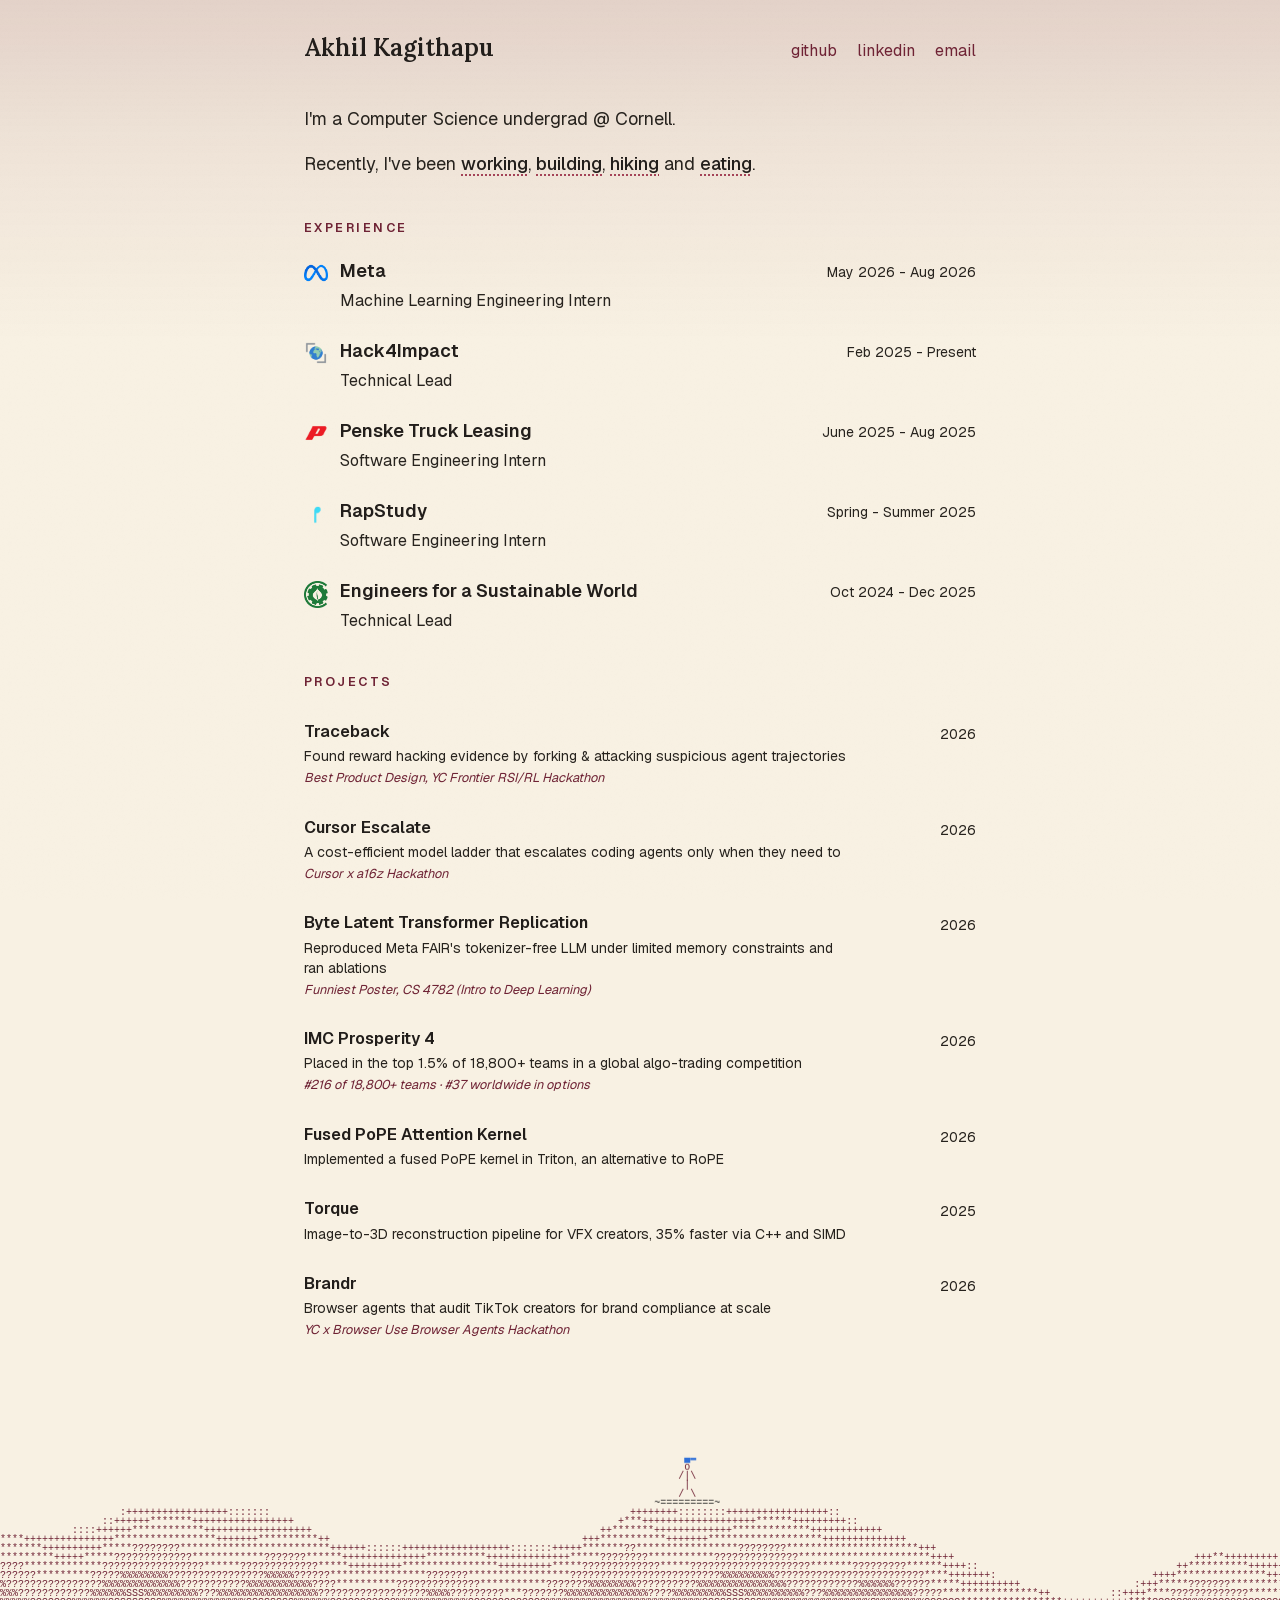
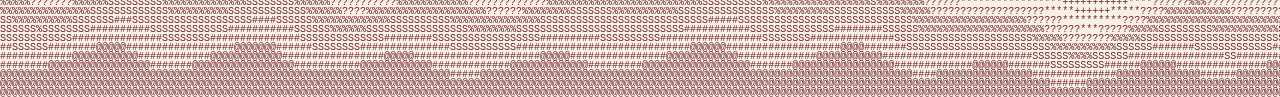
<file: index.html>
<!DOCTYPE html><html lang="en"><head><meta charSet="utf-8"/><meta name="viewport" content="width=device-width, initial-scale=1"/><link rel="preload" href="/_next/static/media/110cbef534704ef8-s.p.woff2" as="font" crossorigin="" type="font/woff2"/><link rel="preload" href="/_next/static/media/22a5144ee8d83bca-s.p.woff2" as="font" crossorigin="" type="font/woff2"/><link rel="preload" href="/_next/static/media/5c0c2bcbaa4149ca-s.p.woff2" as="font" crossorigin="" type="font/woff2"/><link rel="preload" href="/_next/static/media/7d4881bb7e1bf84d-s.p.woff2" as="font" crossorigin="" type="font/woff2"/><link rel="stylesheet" href="/_next/static/css/de4d12658decf4dc.css" data-precedence="next"/><link rel="stylesheet" href="/_next/static/css/1e090d73552a68bb.css" data-precedence="next"/><link rel="preload" as="script" fetchPriority="low" href="/_next/static/chunks/webpack-99a5c6feb363a285.js"/><script src="/_next/static/chunks/40bf5d38-8657f68eaa01bf12.js" async=""></script><script src="/_next/static/chunks/20-031e083707ac7f48.js" async=""></script><script src="/_next/static/chunks/main-app-694e22b4f77649e0.js" async=""></script><script src="/_next/static/chunks/app/not-found-8ad356800c50e0f3.js" async=""></script><script src="/_next/static/chunks/348-3109dc2db6a44bb6.js" async=""></script><script src="/_next/static/chunks/app/page-bacb4bbad8e645c0.js" async=""></script><meta name="next-size-adjust" content=""/><title>akhil</title><meta name="description" content="Cornell CS student building ML systems, GPU kernels, and full-stack apps. ML Engineering Intern @ Meta."/><meta property="og:title" content="akhil"/><meta property="og:description" content="Cornell CS student building ML systems, GPU kernels, and full-stack apps."/><meta property="og:type" content="website"/><meta name="twitter:card" content="summary"/><meta name="twitter:title" content="akhil"/><meta name="twitter:description" content="Cornell CS student building ML systems, GPU kernels, and full-stack apps."/><link rel="icon" href="/icon.jpg?05205fb1bfb18922" type="image/jpeg" sizes="710x710"/><script>document.querySelectorAll('body link[rel="icon"], body link[rel="apple-touch-icon"]').forEach(el => document.head.appendChild(el))</script><script src="/_next/static/chunks/polyfills-42372ed130431b0a.js" noModule=""></script></head><body class="__variable_8eaea4 __variable_8c25df __variable_4dd97d antialiased"><div class="min-h-screen"><nav class="px-4 sm:px-8 lg:px-16 pt-8 pb-5"><div class="max-w-2xl mx-auto flex items-baseline justify-between gap-4"><div class="text-xl md:text-2xl font-semibold text-[var(--primary)] serif-heading">Akhil Kagithapu</div><div class="flex items-baseline gap-5 text-[var(--accent)]"><a href="https://github.com/akh1lk" target="_blank" rel="noopener noreferrer" class="hover:text-[var(--accent-bright)] transition-colors">github</a><a href="https://linkedin.com/in/akhil-kagithapu" target="_blank" rel="noopener noreferrer" class="hover:text-[var(--accent-bright)] transition-colors">linkedin</a><a href="mailto:kagithapu.akhil@gmail.com" class="hover:text-[var(--accent-bright)] transition-colors">email</a></div></div></nav><main><section class="pt-5 pb-5 px-4 sm:px-8 lg:px-16"><div class="max-w-2xl mx-auto"><div class="text-[var(--foreground-muted)] text-base md:text-lg space-y-4 leading-relaxed"><p>I&#x27;m a Computer Science undergrad @ Cornell.</p><p>Recently, I&#x27;ve been <span class="trigger text-[var(--primary)] font-medium underline decoration-dotted decoration-[var(--accent-bright)] underline-offset-4 cursor-pointer hover:text-[var(--accent)] transition-colors">working</span>, <span class="trigger text-[var(--primary)] font-medium underline decoration-dotted decoration-[var(--accent-bright)] underline-offset-4 cursor-pointer hover:text-[var(--accent)] transition-colors">building</span>,<!-- --> <span class="trigger text-[var(--primary)] font-medium underline decoration-dotted decoration-[var(--accent-bright)] underline-offset-4 cursor-pointer hover:text-[var(--accent)] transition-colors">hiking</span> and <a href="https://beliapp.com/" target="_blank" rel="noopener noreferrer" class="trigger text-[var(--primary)] font-medium underline decoration-dotted decoration-[var(--accent-bright)] underline-offset-4 cursor-pointer hover:text-[var(--accent)] transition-colors">eating</a>.</p></div></div><div aria-hidden="true" class="fixed top-0 left-0 z-[100] pointer-events-none transition-[opacity] duration-150" style="width:264px;opacity:0;background:#FFFEFC;border-radius:16px;border:1px solid rgba(30,20,10,0.08);box-shadow:inset 0 1px 0 rgba(255,255,255,0.9), 0 1px 2px rgba(30,20,10,0.08), 0 18px 44px -14px rgba(30,20,10,0.3);padding:8px"></div></section><section id="experiences" class="pt-5 pb-5 px-6 lg:px-16"><div class="max-w-2xl mx-auto"><h2 class="text-[0.78rem] font-semibold uppercase tracking-[0.2em] text-[var(--accent)] mb-5">Experience</h2><div class="space-y-6"><div class="group cursor-pointer transition-colors flex gap-3"><div class="shrink-0 w-6 h-6 mt-1"><img alt="Meta logo" loading="lazy" width="24" height="24" decoding="async" data-nimg="1" class="object-contain" style="color:transparent" src="/invisible_imgs/meta.png"/></div><div class="flex-1"><div class="flex items-baseline justify-between gap-4"><h3 class="text-lg font-semibold text-[var(--primary)] group-hover:text-[var(--accent-bright)] transition-colors"><a href="https://www.meta.com/" target="_blank" rel="noopener noreferrer" class="hover:underline">Meta</a></h3><span class="text-sm text-[var(--foreground-muted)] group-hover:text-[var(--accent-bright)] transition-colors shrink-0">May 2026 - Aug 2026</span></div><p class="text-[var(--foreground-muted)] group-hover:text-[var(--accent-bright)] transition-colors mt-1">Machine Learning Engineering Intern</p></div></div><div class="group cursor-pointer transition-colors flex gap-3"><div class="shrink-0 w-6 h-6 mt-1"><img alt="Hack4Impact logo" loading="lazy" width="24" height="24" decoding="async" data-nimg="1" class="object-contain" style="color:transparent" src="/invisible_imgs/h4i.png"/></div><div class="flex-1"><div class="flex items-baseline justify-between gap-4"><h3 class="text-lg font-semibold text-[var(--primary)] group-hover:text-[var(--accent-bright)] transition-colors"><a href="https://www.hack4impact.org/" target="_blank" rel="noopener noreferrer" class="hover:underline">Hack4Impact</a></h3><span class="text-sm text-[var(--foreground-muted)] group-hover:text-[var(--accent-bright)] transition-colors shrink-0">Feb 2025 - Present</span></div><p class="text-[var(--foreground-muted)] group-hover:text-[var(--accent-bright)] transition-colors mt-1">Technical Lead</p></div></div><div class="group cursor-pointer transition-colors flex gap-3"><div class="shrink-0 w-6 h-6 mt-1"><img alt="Penske Truck Leasing logo" loading="lazy" width="24" height="24" decoding="async" data-nimg="1" class="object-contain" style="color:transparent" src="/invisible_imgs/penske.png"/></div><div class="flex-1"><div class="flex items-baseline justify-between gap-4"><h3 class="text-lg font-semibold text-[var(--primary)] group-hover:text-[var(--accent-bright)] transition-colors"><a href="https://www.pensketruckleasing.com/" target="_blank" rel="noopener noreferrer" class="hover:underline">Penske Truck Leasing</a></h3><span class="text-sm text-[var(--foreground-muted)] group-hover:text-[var(--accent-bright)] transition-colors shrink-0">June 2025 - Aug 2025</span></div><p class="text-[var(--foreground-muted)] group-hover:text-[var(--accent-bright)] transition-colors mt-1">Software Engineering Intern</p></div></div><div class="group cursor-pointer transition-colors flex gap-3"><div class="shrink-0 w-6 h-6 mt-1"><img alt="RapStudy logo" loading="lazy" width="24" height="24" decoding="async" data-nimg="1" class="object-contain" style="color:transparent" src="/invisible_imgs/rapstudy.png"/></div><div class="flex-1"><div class="flex items-baseline justify-between gap-4"><h3 class="text-lg font-semibold text-[var(--primary)] group-hover:text-[var(--accent-bright)] transition-colors"><a href="https://rapstudy.com/" target="_blank" rel="noopener noreferrer" class="hover:underline">RapStudy</a></h3><span class="text-sm text-[var(--foreground-muted)] group-hover:text-[var(--accent-bright)] transition-colors shrink-0">Spring - Summer 2025</span></div><p class="text-[var(--foreground-muted)] group-hover:text-[var(--accent-bright)] transition-colors mt-1">Software Engineering Intern</p></div></div><div class="group cursor-pointer transition-colors flex gap-3"><div class="shrink-0 w-6 h-6 mt-1"><img alt="Engineers for a Sustainable World logo" loading="lazy" width="24" height="24" decoding="async" data-nimg="1" class="object-contain" style="color:transparent" src="/invisible_imgs/esw.png"/></div><div class="flex-1"><div class="flex items-baseline justify-between gap-4"><h3 class="text-lg font-semibold text-[var(--primary)] group-hover:text-[var(--accent-bright)] transition-colors"><a href="https://esw.engineering.cornell.edu/" target="_blank" rel="noopener noreferrer" class="hover:underline">Engineers for a Sustainable World</a></h3><span class="text-sm text-[var(--foreground-muted)] group-hover:text-[var(--accent-bright)] transition-colors shrink-0">Oct 2024 - Dec 2025</span></div><p class="text-[var(--foreground-muted)] group-hover:text-[var(--accent-bright)] transition-colors mt-1">Technical Lead</p></div></div></div></div></section><section id="projects" class="pt-5 px-6 lg:px-16"><div class="max-w-2xl mx-auto pb-10"><h2 class="text-[0.78rem] font-semibold uppercase tracking-[0.2em] text-[var(--accent)] mb-4">Projects</h2><div class="space-y-1"><a href="https://github.com/ashtonchew/traceback" target="_blank" rel="noopener noreferrer" class="group flex items-start justify-between gap-6 py-3"><div class="min-w-0 flex-1"><span class="inline-flex items-center gap-1.5"><h3 class="text-[1.02rem] font-semibold text-[var(--primary)] group-hover:text-[var(--accent)] transition-colors">Traceback</h3><span aria-hidden="true" class="text-sm text-[var(--accent-bright)] opacity-0 -translate-x-1 group-hover:opacity-100 group-hover:translate-x-0 transition-all duration-200">↗</span></span><p class="text-sm text-[var(--foreground-muted)] mt-0.5">Found reward hacking evidence by forking &amp; attacking suspicious agent trajectories</p><p class="text-[0.8rem] italic text-[var(--accent)] mt-0.5">Best Product Design, YC Frontier RSI/RL Hackathon</p></div><span class="text-sm text-[var(--foreground-muted)] shrink-0 pt-1" style="font-variant-numeric:tabular-nums">2026</span></a><a href="https://github.com/khuhub/cursor-escalate" target="_blank" rel="noopener noreferrer" class="group flex items-start justify-between gap-6 py-3"><div class="min-w-0 flex-1"><span class="inline-flex items-center gap-1.5"><h3 class="text-[1.02rem] font-semibold text-[var(--primary)] group-hover:text-[var(--accent)] transition-colors">Cursor Escalate</h3><span aria-hidden="true" class="text-sm text-[var(--accent-bright)] opacity-0 -translate-x-1 group-hover:opacity-100 group-hover:translate-x-0 transition-all duration-200">↗</span></span><p class="text-sm text-[var(--foreground-muted)] mt-0.5">A cost-efficient model ladder that escalates coding agents only when they need to</p><p class="text-[0.8rem] italic text-[var(--accent)] mt-0.5">Cursor x a16z Hackathon</p></div><span class="text-sm text-[var(--foreground-muted)] shrink-0 pt-1" style="font-variant-numeric:tabular-nums">2026</span></a><a href="https://github.com/laerdon/blt-replication" target="_blank" rel="noopener noreferrer" class="group flex items-start justify-between gap-6 py-3"><div class="min-w-0 flex-1"><span class="inline-flex items-center gap-1.5"><h3 class="text-[1.02rem] font-semibold text-[var(--primary)] group-hover:text-[var(--accent)] transition-colors">Byte Latent Transformer Replication</h3><span aria-hidden="true" class="text-sm text-[var(--accent-bright)] opacity-0 -translate-x-1 group-hover:opacity-100 group-hover:translate-x-0 transition-all duration-200">↗</span></span><p class="text-sm text-[var(--foreground-muted)] mt-0.5">Reproduced Meta FAIR&#x27;s tokenizer-free LLM under limited memory constraints and ran ablations</p><p class="text-[0.8rem] italic text-[var(--accent)] mt-0.5">Funniest Poster, CS 4782 (Intro to Deep Learning)</p></div><span class="text-sm text-[var(--foreground-muted)] shrink-0 pt-1" style="font-variant-numeric:tabular-nums">2026</span></a><a href="https://github.com/ezrakoreen/imc-prosperity-4" target="_blank" rel="noopener noreferrer" class="group flex items-start justify-between gap-6 py-3"><div class="min-w-0 flex-1"><span class="inline-flex items-center gap-1.5"><h3 class="text-[1.02rem] font-semibold text-[var(--primary)] group-hover:text-[var(--accent)] transition-colors">IMC Prosperity 4</h3><span aria-hidden="true" class="text-sm text-[var(--accent-bright)] opacity-0 -translate-x-1 group-hover:opacity-100 group-hover:translate-x-0 transition-all duration-200">↗</span></span><p class="text-sm text-[var(--foreground-muted)] mt-0.5">Placed in the top 1.5% of 18,800+ teams in a global algo-trading competition</p><p class="text-[0.8rem] italic text-[var(--accent)] mt-0.5">#216 of 18,800+ teams · #37 worldwide in options</p></div><span class="text-sm text-[var(--foreground-muted)] shrink-0 pt-1" style="font-variant-numeric:tabular-nums">2026</span></a><a href="https://github.com/akh1lk/pope-fused-triton" target="_blank" rel="noopener noreferrer" class="group flex items-start justify-between gap-6 py-3"><div class="min-w-0 flex-1"><span class="inline-flex items-center gap-1.5"><h3 class="text-[1.02rem] font-semibold text-[var(--primary)] group-hover:text-[var(--accent)] transition-colors">Fused PoPE Attention Kernel</h3><span aria-hidden="true" class="text-sm text-[var(--accent-bright)] opacity-0 -translate-x-1 group-hover:opacity-100 group-hover:translate-x-0 transition-all duration-200">↗</span></span><p class="text-sm text-[var(--foreground-muted)] mt-0.5">Implemented a fused PoPE kernel in Triton, an alternative to RoPE</p></div><span class="text-sm text-[var(--foreground-muted)] shrink-0 pt-1" style="font-variant-numeric:tabular-nums">2026</span></a><a href="https://github.com/akh1lk/torque" target="_blank" rel="noopener noreferrer" class="group flex items-start justify-between gap-6 py-3"><div class="min-w-0 flex-1"><span class="inline-flex items-center gap-1.5"><h3 class="text-[1.02rem] font-semibold text-[var(--primary)] group-hover:text-[var(--accent)] transition-colors">Torque</h3><span aria-hidden="true" class="text-sm text-[var(--accent-bright)] opacity-0 -translate-x-1 group-hover:opacity-100 group-hover:translate-x-0 transition-all duration-200">↗</span></span><p class="text-sm text-[var(--foreground-muted)] mt-0.5">Image-to-3D reconstruction pipeline for VFX creators, 35% faster via C++ and SIMD</p></div><span class="text-sm text-[var(--foreground-muted)] shrink-0 pt-1" style="font-variant-numeric:tabular-nums">2025</span></a><a href="https://github.com/khuhub/brandr" target="_blank" rel="noopener noreferrer" class="group flex items-start justify-between gap-6 py-3"><div class="min-w-0 flex-1"><span class="inline-flex items-center gap-1.5"><h3 class="text-[1.02rem] font-semibold text-[var(--primary)] group-hover:text-[var(--accent)] transition-colors">Brandr</h3><span aria-hidden="true" class="text-sm text-[var(--accent-bright)] opacity-0 -translate-x-1 group-hover:opacity-100 group-hover:translate-x-0 transition-all duration-200">↗</span></span><p class="text-sm text-[var(--foreground-muted)] mt-0.5">Browser agents that audit TikTok creators for brand compliance at scale</p><p class="text-[0.8rem] italic text-[var(--accent)] mt-0.5">YC x Browser Use Browser Agents Hackathon</p></div><span class="text-sm text-[var(--foreground-muted)] shrink-0 pt-1" style="font-variant-numeric:tabular-nums">2026</span></a></div></div><div class="w-screen overflow-x-hidden -mx-[calc((100vw-100%)/2)] relative z-10"><pre class="text-[var(--accent)] text-[10px] leading-[9px] font-mono select-none" aria-hidden="true"></pre><pre class="text-[var(--accent)] text-[10px] leading-[9px] font-mono select-none absolute top-0 left-0 pointer-events-none" style="will-change:transform;transform-origin:33px 30px" aria-hidden="true"></pre></div></section></main></div><!--$--><!--/$--><!--$--><!--/$--><script src="/_next/static/chunks/webpack-99a5c6feb363a285.js" async=""></script><script>(self.__next_f=self.__next_f||[]).push([0])</script><script>self.__next_f.push([1,"1:\"$Sreact.fragment\"\n2:I[2329,[],\"\"]\n3:I[3725,[],\"\"]\n4:I[3752,[\"345\",\"static/chunks/app/not-found-8ad356800c50e0f3.js\"],\"default\"]\n5:I[8128,[],\"ClientPageRoot\"]\n6:I[6027,[\"348\",\"static/chunks/348-3109dc2db6a44bb6.js\",\"974\",\"static/chunks/app/page-bacb4bbad8e645c0.js\"],\"default\"]\n9:I[2207,[],\"MetadataBoundary\"]\nb:I[2207,[],\"OutletBoundary\"]\ne:I[2533,[],\"AsyncMetadataOutlet\"]\n10:I[2207,[],\"ViewportBoundary\"]\n12:I[5992,[],\"\"]\n:HL[\"/_next/static/media/110cbef534704ef8-s.p.woff2\",\"font\",{\"crossOrigin\":\"\",\"type\":\"font/woff2\"}]\n:HL[\"/_next/static/media/22a5144ee8d83bca-s.p.woff2\",\"font\",{\"crossOrigin\":\"\",\"type\":\"font/woff2\"}]\n:HL[\"/_next/static/media/5c0c2bcbaa4149ca-s.p.woff2\",\"font\",{\"crossOrigin\":\"\",\"type\":\"font/woff2\"}]\n:HL[\"/_next/static/media/7d4881bb7e1bf84d-s.p.woff2\",\"font\",{\"crossOrigin\":\"\",\"type\":\"font/woff2\"}]\n:HL[\"/_next/static/css/de4d12658decf4dc.css\",\"style\"]\n:HL[\"/_next/static/css/1e090d73552a68bb.css\",\"style\"]\n0:{\"P\":null,\"b\":\"GqZAAAIc6XMY8xEh2XTS7\",\"p\":\"\",\"c\":[\"\",\"\"],\"i\":false,\"f\":[[[\"\",{\"children\":[\"__PAGE__\",{}]},\"$undefined\",\"$undefined\",true],[\"\",[\"$\",\"$1\",\"c\",{\"children\":[[[\"$\",\"link\",\"0\",{\"rel\":\"stylesheet\",\"href\":\"/_next/static/css/de4d12658decf4dc.css\",\"precedence\":\"next\",\"crossOrigin\":\"$undefined\",\"nonce\":\"$undefined\"}],[\"$\",\"link\",\"1\",{\"rel\":\"stylesheet\",\"href\":\"/_next/static/css/1e090d73552a68bb.css\",\"precedence\":\"next\",\"crossOrigin\":\"$undefined\",\"nonce\":\"$undefined\"}]],[\"$\",\"html\",null,{\"lang\":\"en\",\"children\":[\"$\",\"body\",null,{\"className\":\"__variable_8eaea4 __variable_8c25df __variable_4dd97d antialiased\",\"children\":[\"$\",\"$L2\",null,{\"parallelRouterKey\":\"children\",\"error\":\"$undefined\",\"errorStyles\":\"$undefined\",\"errorScripts\":\"$undefined\",\"template\":[\"$\",\"$L3\",null,{}],\"templateStyles\":\"$undefined\",\"templateScripts\":\"$undefined\",\"notFound\":[[\"$\",\"$L4\",null,{}],[]],\"forbidden\":\"$undefined\",\"unauthorized\":\"$undefined\"}]}]}]]}],{\"children\":[\"__PAGE__\",[\"$\",\"$1\",\"c\",{\"children\":[[\"$\",\"$L5\",null,{\"Component\":\"$6\",\"searchParams\":{},\"params\":{},\"promises\":[\"$@7\",\"$@8\"]}],[\"$\",\"$L9\",null,{\"children"])</script><script>self.__next_f.push([1,"\":\"$La\"}],null,[\"$\",\"$Lb\",null,{\"children\":[\"$Lc\",\"$Ld\",[\"$\",\"$Le\",null,{\"promise\":\"$@f\"}]]}]]}],{},null,false]},null,false],[\"$\",\"$1\",\"h\",{\"children\":[null,[\"$\",\"$1\",\"kPbzTNqRhKqTY2acw2Oir\",{\"children\":[[\"$\",\"$L10\",null,{\"children\":\"$L11\"}],[\"$\",\"meta\",null,{\"name\":\"next-size-adjust\",\"content\":\"\"}]]}],null]}],false]],\"m\":\"$undefined\",\"G\":[\"$12\",\"$undefined\"],\"s\":false,\"S\":true}\n"])</script><script>self.__next_f.push([1,"13:\"$Sreact.suspense\"\n14:I[2533,[],\"AsyncMetadata\"]\n7:{}\n8:{}\na:[\"$\",\"$13\",null,{\"fallback\":null,\"children\":[\"$\",\"$L14\",null,{\"promise\":\"$@15\"}]}]\n"])</script><script>self.__next_f.push([1,"d:null\n"])</script><script>self.__next_f.push([1,"11:[[\"$\",\"meta\",\"0\",{\"charSet\":\"utf-8\"}],[\"$\",\"meta\",\"1\",{\"name\":\"viewport\",\"content\":\"width=device-width, initial-scale=1\"}]]\nc:null\n"])</script><script>self.__next_f.push([1,"15:{\"metadata\":[[\"$\",\"title\",\"0\",{\"children\":\"akhil\"}],[\"$\",\"meta\",\"1\",{\"name\":\"description\",\"content\":\"Cornell CS student building ML systems, GPU kernels, and full-stack apps. ML Engineering Intern @ Meta.\"}],[\"$\",\"meta\",\"2\",{\"property\":\"og:title\",\"content\":\"akhil\"}],[\"$\",\"meta\",\"3\",{\"property\":\"og:description\",\"content\":\"Cornell CS student building ML systems, GPU kernels, and full-stack apps.\"}],[\"$\",\"meta\",\"4\",{\"property\":\"og:type\",\"content\":\"website\"}],[\"$\",\"meta\",\"5\",{\"name\":\"twitter:card\",\"content\":\"summary\"}],[\"$\",\"meta\",\"6\",{\"name\":\"twitter:title\",\"content\":\"akhil\"}],[\"$\",\"meta\",\"7\",{\"name\":\"twitter:description\",\"content\":\"Cornell CS student building ML systems, GPU kernels, and full-stack apps.\"}],[\"$\",\"link\",\"8\",{\"rel\":\"icon\",\"href\":\"/icon.jpg?05205fb1bfb18922\",\"type\":\"image/jpeg\",\"sizes\":\"710x710\"}]],\"error\":null,\"digest\":\"$undefined\"}\nf:{\"metadata\":\"$15:metadata\",\"error\":null,\"digest\":\"$undefined\"}\n"])</script></body></html>
</file>
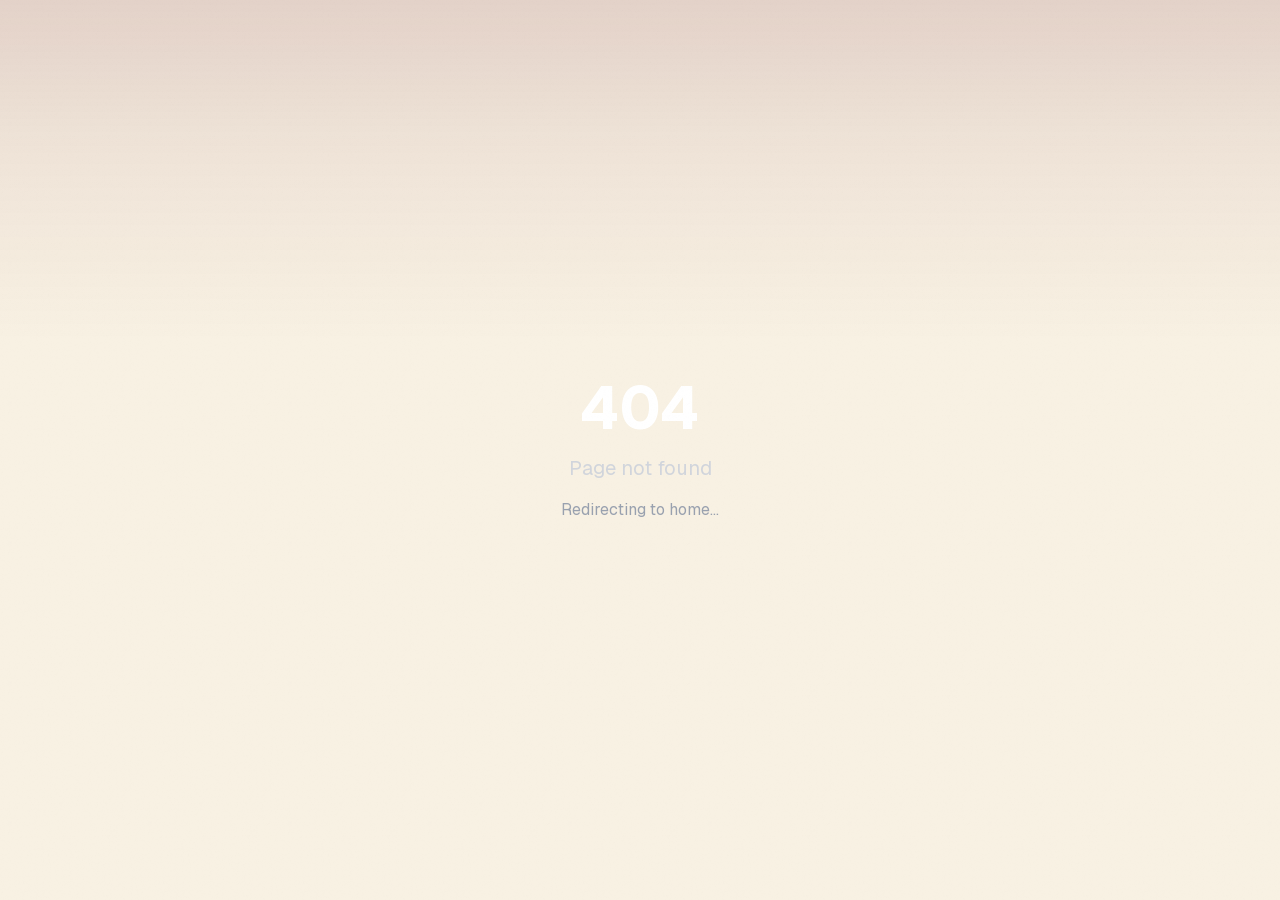
<file: 404/index.html>
<!DOCTYPE html><html lang="en"><head><meta charSet="utf-8"/><meta name="viewport" content="width=device-width, initial-scale=1"/><link rel="preload" href="/_next/static/media/110cbef534704ef8-s.p.woff2" as="font" crossorigin="" type="font/woff2"/><link rel="preload" href="/_next/static/media/22a5144ee8d83bca-s.p.woff2" as="font" crossorigin="" type="font/woff2"/><link rel="preload" href="/_next/static/media/5c0c2bcbaa4149ca-s.p.woff2" as="font" crossorigin="" type="font/woff2"/><link rel="preload" href="/_next/static/media/7d4881bb7e1bf84d-s.p.woff2" as="font" crossorigin="" type="font/woff2"/><link rel="stylesheet" href="/_next/static/css/de4d12658decf4dc.css" data-precedence="next"/><link rel="stylesheet" href="/_next/static/css/1e090d73552a68bb.css" data-precedence="next"/><link rel="preload" as="script" fetchPriority="low" href="/_next/static/chunks/webpack-99a5c6feb363a285.js"/><script src="/_next/static/chunks/40bf5d38-8657f68eaa01bf12.js" async=""></script><script src="/_next/static/chunks/20-031e083707ac7f48.js" async=""></script><script src="/_next/static/chunks/main-app-694e22b4f77649e0.js" async=""></script><script src="/_next/static/chunks/app/not-found-8ad356800c50e0f3.js" async=""></script><meta name="robots" content="noindex"/><meta name="next-size-adjust" content=""/><title>akhil</title><meta name="description" content="Cornell CS student building ML systems, GPU kernels, and full-stack apps. ML Engineering Intern @ Meta."/><meta property="og:title" content="akhil"/><meta property="og:description" content="Cornell CS student building ML systems, GPU kernels, and full-stack apps."/><meta property="og:type" content="website"/><meta name="twitter:card" content="summary"/><meta name="twitter:title" content="akhil"/><meta name="twitter:description" content="Cornell CS student building ML systems, GPU kernels, and full-stack apps."/><link rel="icon" href="/icon.jpg?05205fb1bfb18922" type="image/jpeg" sizes="710x710"/><script>document.querySelectorAll('body link[rel="icon"], body link[rel="apple-touch-icon"]').forEach(el => document.head.appendChild(el))</script><script src="/_next/static/chunks/polyfills-42372ed130431b0a.js" noModule=""></script></head><body class="__variable_8eaea4 __variable_8c25df __variable_4dd97d antialiased"><div class="min-h-screen bg-dark-grid flex items-center justify-center"><div class="text-center"><h1 class="text-6xl font-bold text-white mb-4">404</h1><p class="text-xl text-gray-300 mb-4">Page not found</p><p class="text-gray-400">Redirecting to home...</p></div></div><!--$--><!--/$--><!--$--><!--/$--><script src="/_next/static/chunks/webpack-99a5c6feb363a285.js" async=""></script><script>(self.__next_f=self.__next_f||[]).push([0])</script><script>self.__next_f.push([1,"1:\"$Sreact.fragment\"\n2:I[2329,[],\"\"]\n3:I[3725,[],\"\"]\n4:I[3752,[\"345\",\"static/chunks/app/not-found-8ad356800c50e0f3.js\"],\"default\"]\n5:I[8128,[],\"ClientPageRoot\"]\n8:I[2207,[],\"MetadataBoundary\"]\na:I[2207,[],\"OutletBoundary\"]\nd:I[2533,[],\"AsyncMetadataOutlet\"]\nf:I[2207,[],\"ViewportBoundary\"]\n11:I[5992,[],\"\"]\n:HL[\"/_next/static/media/110cbef534704ef8-s.p.woff2\",\"font\",{\"crossOrigin\":\"\",\"type\":\"font/woff2\"}]\n:HL[\"/_next/static/media/22a5144ee8d83bca-s.p.woff2\",\"font\",{\"crossOrigin\":\"\",\"type\":\"font/woff2\"}]\n:HL[\"/_next/static/media/5c0c2bcbaa4149ca-s.p.woff2\",\"font\",{\"crossOrigin\":\"\",\"type\":\"font/woff2\"}]\n:HL[\"/_next/static/media/7d4881bb7e1bf84d-s.p.woff2\",\"font\",{\"crossOrigin\":\"\",\"type\":\"font/woff2\"}]\n:HL[\"/_next/static/css/de4d12658decf4dc.css\",\"style\"]\n:HL[\"/_next/static/css/1e090d73552a68bb.css\",\"style\"]\n0:{\"P\":null,\"b\":\"GqZAAAIc6XMY8xEh2XTS7\",\"p\":\"\",\"c\":[\"\",\"_not-found\",\"\"],\"i\":false,\"f\":[[[\"\",{\"children\":[\"/_not-found\",{\"children\":[\"__PAGE__\",{}]}]},\"$undefined\",\"$undefined\",true],[\"\",[\"$\",\"$1\",\"c\",{\"children\":[[[\"$\",\"link\",\"0\",{\"rel\":\"stylesheet\",\"href\":\"/_next/static/css/de4d12658decf4dc.css\",\"precedence\":\"next\",\"crossOrigin\":\"$undefined\",\"nonce\":\"$undefined\"}],[\"$\",\"link\",\"1\",{\"rel\":\"stylesheet\",\"href\":\"/_next/static/css/1e090d73552a68bb.css\",\"precedence\":\"next\",\"crossOrigin\":\"$undefined\",\"nonce\":\"$undefined\"}]],[\"$\",\"html\",null,{\"lang\":\"en\",\"children\":[\"$\",\"body\",null,{\"className\":\"__variable_8eaea4 __variable_8c25df __variable_4dd97d antialiased\",\"children\":[\"$\",\"$L2\",null,{\"parallelRouterKey\":\"children\",\"error\":\"$undefined\",\"errorStyles\":\"$undefined\",\"errorScripts\":\"$undefined\",\"template\":[\"$\",\"$L3\",null,{}],\"templateStyles\":\"$undefined\",\"templateScripts\":\"$undefined\",\"notFound\":[[\"$\",\"$L4\",null,{}],[]],\"forbidden\":\"$undefined\",\"unauthorized\":\"$undefined\"}]}]}]]}],{\"children\":[\"/_not-found\",[\"$\",\"$1\",\"c\",{\"children\":[null,[\"$\",\"$L2\",null,{\"parallelRouterKey\":\"children\",\"error\":\"$undefined\",\"errorStyles\":\"$undefined\",\"errorScripts\":\"$undefined\",\"template\":[\"$\",\"$L3\",null,{}],\"templateStyles\":\"$undefined\",\"t"])</script><script>self.__next_f.push([1,"emplateScripts\":\"$undefined\",\"notFound\":\"$undefined\",\"forbidden\":\"$undefined\",\"unauthorized\":\"$undefined\"}]]}],{\"children\":[\"__PAGE__\",[\"$\",\"$1\",\"c\",{\"children\":[[\"$\",\"$L5\",null,{\"Component\":\"$4\",\"searchParams\":{},\"params\":{},\"promises\":[\"$@6\",\"$@7\"]}],[\"$\",\"$L8\",null,{\"children\":\"$L9\"}],null,[\"$\",\"$La\",null,{\"children\":[\"$Lb\",\"$Lc\",[\"$\",\"$Ld\",null,{\"promise\":\"$@e\"}]]}]]}],{},null,false]},null,false]},null,false],[\"$\",\"$1\",\"h\",{\"children\":[[\"$\",\"meta\",null,{\"name\":\"robots\",\"content\":\"noindex\"}],[\"$\",\"$1\",\"ovJ03uYpn9Ctq00oD2Kpv\",{\"children\":[[\"$\",\"$Lf\",null,{\"children\":\"$L10\"}],[\"$\",\"meta\",null,{\"name\":\"next-size-adjust\",\"content\":\"\"}]]}],null]}],false]],\"m\":\"$undefined\",\"G\":[\"$11\",\"$undefined\"],\"s\":false,\"S\":true}\n"])</script><script>self.__next_f.push([1,"12:\"$Sreact.suspense\"\n13:I[2533,[],\"AsyncMetadata\"]\n6:{}\n7:{}\n9:[\"$\",\"$12\",null,{\"fallback\":null,\"children\":[\"$\",\"$L13\",null,{\"promise\":\"$@14\"}]}]\n"])</script><script>self.__next_f.push([1,"c:null\n"])</script><script>self.__next_f.push([1,"10:[[\"$\",\"meta\",\"0\",{\"charSet\":\"utf-8\"}],[\"$\",\"meta\",\"1\",{\"name\":\"viewport\",\"content\":\"width=device-width, initial-scale=1\"}]]\nb:null\n"])</script><script>self.__next_f.push([1,"14:{\"metadata\":[[\"$\",\"title\",\"0\",{\"children\":\"akhil\"}],[\"$\",\"meta\",\"1\",{\"name\":\"description\",\"content\":\"Cornell CS student building ML systems, GPU kernels, and full-stack apps. ML Engineering Intern @ Meta.\"}],[\"$\",\"meta\",\"2\",{\"property\":\"og:title\",\"content\":\"akhil\"}],[\"$\",\"meta\",\"3\",{\"property\":\"og:description\",\"content\":\"Cornell CS student building ML systems, GPU kernels, and full-stack apps.\"}],[\"$\",\"meta\",\"4\",{\"property\":\"og:type\",\"content\":\"website\"}],[\"$\",\"meta\",\"5\",{\"name\":\"twitter:card\",\"content\":\"summary\"}],[\"$\",\"meta\",\"6\",{\"name\":\"twitter:title\",\"content\":\"akhil\"}],[\"$\",\"meta\",\"7\",{\"name\":\"twitter:description\",\"content\":\"Cornell CS student building ML systems, GPU kernels, and full-stack apps.\"}],[\"$\",\"link\",\"8\",{\"rel\":\"icon\",\"href\":\"/icon.jpg?05205fb1bfb18922\",\"type\":\"image/jpeg\",\"sizes\":\"710x710\"}]],\"error\":null,\"digest\":\"$undefined\"}\ne:{\"metadata\":\"$14:metadata\",\"error\":null,\"digest\":\"$undefined\"}\n"])</script></body></html>
</file>
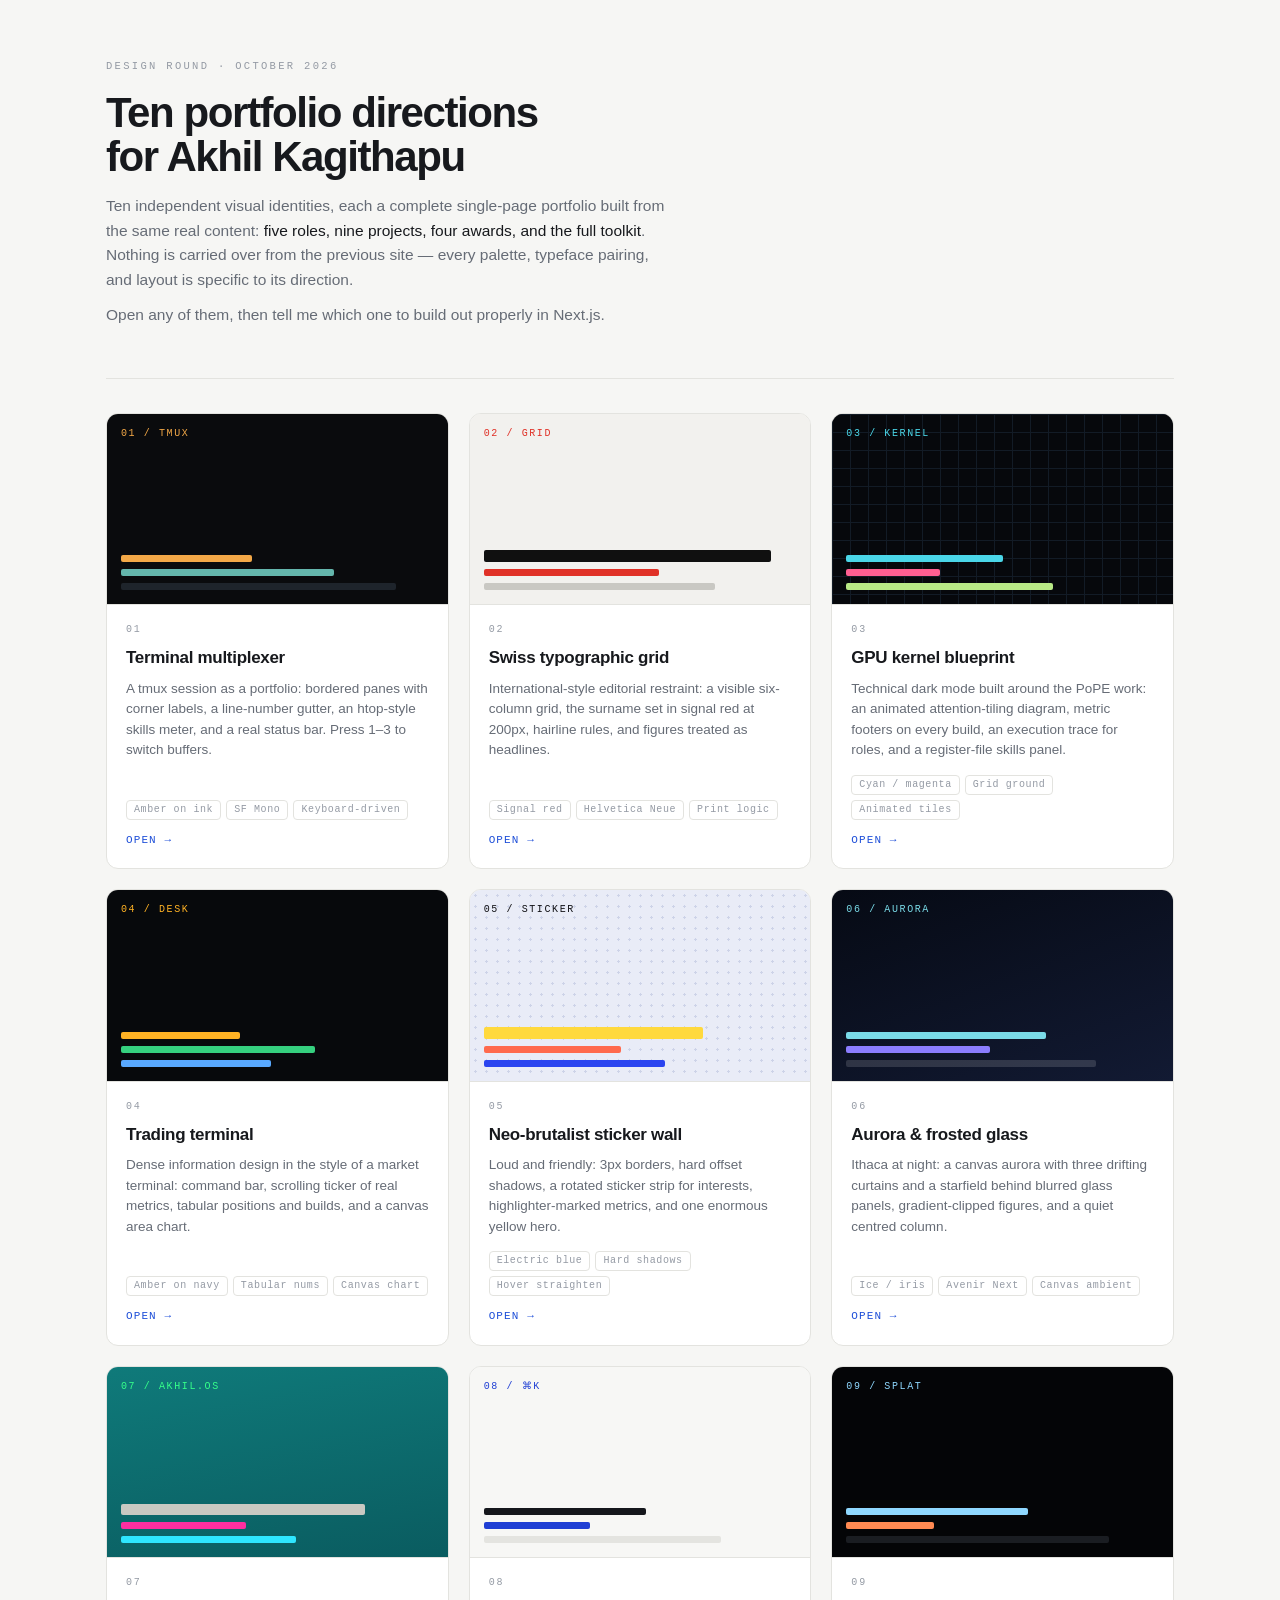
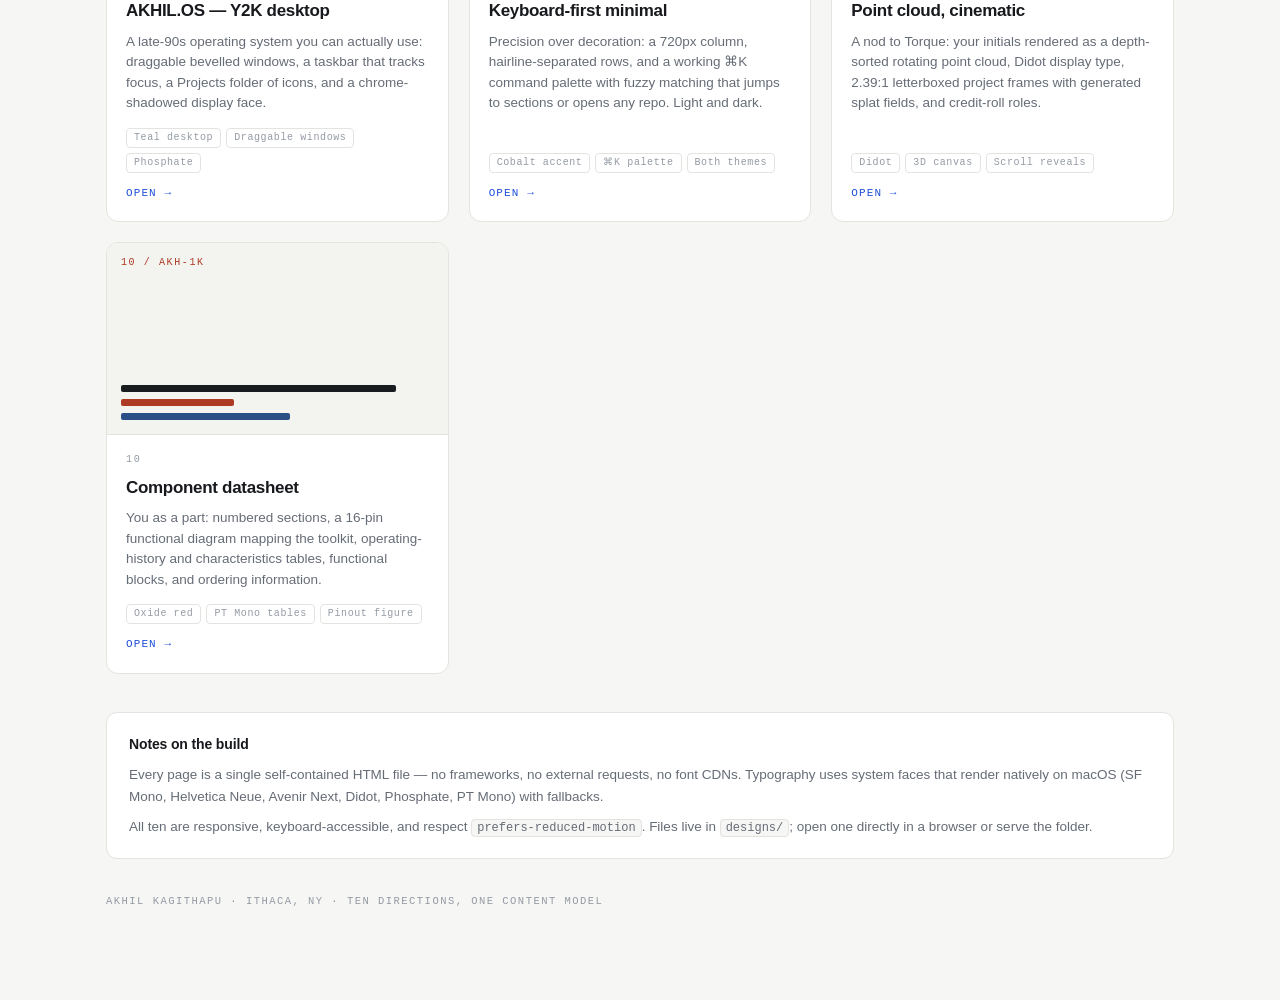
<file: designs/index.html>
<!doctype html>
<html lang="en">
<head>
<meta charset="utf-8" />
<meta name="viewport" content="width=device-width, initial-scale=1" />
<title>Akhil Kagithapu — 10 Portfolio Directions</title>
<style>
  :root{
    --ground:#f6f6f4;
    --surface:#fff;
    --ink:#17191d;
    --muted:#666c76;
    --faint:#949aa4;
    --hair:#e3e3df;
    --accent:#1d4ed8;
    --shadow:0 1px 2px rgba(16,18,24,.05),0 14px 36px -22px rgba(16,18,24,.3);
    --sans:"Helvetica Neue",Helvetica,Arial,sans-serif;
    --mono:"SF Mono",SFMono-Regular,Menlo,"PT Mono",monospace;
  }
  @media(prefers-color-scheme:dark){
    :root{--ground:#0f1115;--surface:#171a1f;--ink:#e8eaee;--muted:#949aa6;--faint:#6a7079;
      --hair:#252932;--accent:#8aa2ff;--shadow:0 1px 2px rgba(0,0,0,.4),0 18px 44px -24px rgba(0,0,0,.9)}
  }
  :root[data-theme="dark"]{--ground:#0f1115;--surface:#171a1f;--ink:#e8eaee;--muted:#949aa6;--faint:#6a7079;
    --hair:#252932;--accent:#8aa2ff;--shadow:0 1px 2px rgba(0,0,0,.4),0 18px 44px -24px rgba(0,0,0,.9)}
  :root[data-theme="light"]{--ground:#f6f6f4;--surface:#fff;--ink:#17191d;--muted:#666c76;--faint:#949aa4;
    --hair:#e3e3df;--accent:#1d4ed8;--shadow:0 1px 2px rgba(16,18,24,.05),0 14px 36px -22px rgba(16,18,24,.3)}

  *{box-sizing:border-box}
  body{margin:0;background:var(--ground);color:var(--ink);font-family:var(--sans);font-size:14.5px;line-height:1.6;
    -webkit-font-smoothing:antialiased}
  a{color:inherit;text-decoration:none}
  :focus-visible{outline:2px solid var(--accent);outline-offset:3px;border-radius:4px}
  .wrap{max-width:1120px;margin:0 auto;padding:0 26px 90px}

  header{padding:58px 0 40px;border-bottom:1px solid var(--hair);margin-bottom:34px}
  .eyebrow{font-family:var(--mono);font-size:10.5px;letter-spacing:.22em;text-transform:uppercase;color:var(--faint);margin-bottom:16px}
  h1{font-size:clamp(28px,4.4vw,42px);line-height:1.06;letter-spacing:-.034em;margin:0 0 14px;font-weight:600;max-width:24ch;text-wrap:balance}
  header p{color:var(--muted);max-width:66ch;margin:0 0 10px;font-size:15.5px}
  header p strong{color:var(--ink);font-weight:500}

  .grid{display:grid;grid-template-columns:repeat(auto-fill,minmax(310px,1fr));gap:20px}
  .card{background:var(--surface);border:1px solid var(--hair);border-radius:12px;overflow:hidden;display:flex;
    flex-direction:column;transition:transform .18s ease,box-shadow .18s ease,border-color .18s}
  .card:hover{transform:translateY(-3px);box-shadow:var(--shadow);border-color:var(--accent)}

  /* abstract palette previews — each mirrors its design's real tokens */
  .thumb{aspect-ratio:16/9;position:relative;overflow:hidden;border-bottom:1px solid var(--hair);padding:14px;
    display:flex;flex-direction:column;gap:7px;justify-content:flex-end}
  .thumb .b{height:7px;border-radius:2px}
  .thumb .t{font-family:var(--mono);font-size:10px;letter-spacing:.16em;text-transform:uppercase;position:absolute;top:12px;left:14px}

  .t1{background:#0a0b0d}.t1 .t{color:#f3a847}
  .t2{background:#f2f1ee}.t2 .t{color:#e03127}
  .t3{background:#06080c;background-image:linear-gradient(#121b26 1px,transparent 1px),linear-gradient(90deg,#121b26 1px,transparent 1px);background-size:18px 18px}.t3 .t{color:#4ad6e8}
  .t4{background:#07090c}.t4 .t{color:#ffb224}
  .t5{background:#e9ecf7;background-image:radial-gradient(#cdd3e8 1.2px,transparent 1.2px);background-size:11px 11px}.t5 .t{color:#101014}
  .t6{background:linear-gradient(160deg,#060a14,#121a33)}.t6 .t{color:#7adbe8}
  .t7{background:linear-gradient(170deg,#0f7a7a,#0a5c60)}.t7 .t{color:#36ff8a}
  .t8{background:#f7f7f5}.t8 .t{color:#1f3fd4}
  .t9{background:#040507}.t9 .t{color:#8fd8ff}
  .t10{background:#f3f3f0}.t10 .t{color:#ad3a22}

  .meat{padding:17px 19px 19px;display:flex;flex-direction:column;flex:1}
  .meat .no{font-family:var(--mono);font-size:10px;letter-spacing:.18em;color:var(--faint);margin-bottom:6px}
  .meat h2{margin:0 0 7px;font-size:17px;letter-spacing:-.018em;font-weight:600}
  .meat p{margin:0 0 14px;color:var(--muted);font-size:13.5px;line-height:1.52}
  .meat .tags{margin-top:auto;display:flex;flex-wrap:wrap;gap:5px}
  .meat .tags span{font-family:var(--mono);font-size:10px;letter-spacing:.06em;border:1px solid var(--hair);
    border-radius:4px;padding:1px 7px;color:var(--faint)}
  .meat .open{margin-top:12px;font-family:var(--mono);font-size:11px;letter-spacing:.1em;text-transform:uppercase;color:var(--accent)}

  .note{margin-top:38px;border:1px solid var(--hair);border-radius:11px;background:var(--surface);padding:20px 22px}
  .note h3{margin:0 0 9px;font-size:14px;font-weight:600;letter-spacing:-.01em}
  .note p{margin:0 0 9px;color:var(--muted);font-size:13.5px}
  .note p:last-child{margin-bottom:0}
  .note code{font-family:var(--mono);font-size:12px;background:var(--ground);border:1px solid var(--hair);border-radius:4px;padding:1px 5px}
  footer{margin-top:34px;font-family:var(--mono);font-size:10.5px;letter-spacing:.14em;text-transform:uppercase;color:var(--faint)}
</style>
</head>
<body>
<div class="wrap">
  <header>
    <p class="eyebrow">Design round · October 2026</p>
    <h1>Ten portfolio directions for Akhil Kagithapu</h1>
    <p>Ten independent visual identities, each a complete single-page portfolio built from the same real content: <strong>five roles, nine projects, four awards, and the full toolkit</strong>. Nothing is carried over from the previous site — every palette, typeface pairing, and layout is specific to its direction.</p>
    <p>Open any of them, then tell me which one to build out properly in Next.js.</p>
  </header>

  <div class="grid">
    <a class="card" href="01-terminal.html">
      <div class="thumb t1">
        <span class="t">01 / tmux</span>
        <span class="b" style="background:#f3a847;width:42%"></span>
        <span class="b" style="background:#64b6ac;width:68%"></span>
        <span class="b" style="background:#1e242b;width:88%"></span>
      </div>
      <div class="meat">
        <div class="no">01</div>
        <h2>Terminal multiplexer</h2>
        <p>A tmux session as a portfolio: bordered panes with corner labels, a line-number gutter, an htop-style skills meter, and a real status bar. Press 1–3 to switch buffers.</p>
        <div class="tags"><span>Amber on ink</span><span>SF Mono</span><span>Keyboard-driven</span></div>
        <div class="open">Open →</div>
      </div>
    </a>

    <a class="card" href="02-swiss.html">
      <div class="thumb t2">
        <span class="t">02 / grid</span>
        <span class="b" style="background:#101010;width:92%;height:12px"></span>
        <span class="b" style="background:#e03127;width:56%"></span>
        <span class="b" style="background:#c9c8c3;width:74%"></span>
      </div>
      <div class="meat">
        <div class="no">02</div>
        <h2>Swiss typographic grid</h2>
        <p>International-style editorial restraint: a visible six-column grid, the surname set in signal red at 200px, hairline rules, and figures treated as headlines.</p>
        <div class="tags"><span>Signal red</span><span>Helvetica Neue</span><span>Print logic</span></div>
        <div class="open">Open →</div>
      </div>
    </a>

    <a class="card" href="03-kernel.html">
      <div class="thumb t3">
        <span class="t">03 / kernel</span>
        <span class="b" style="background:#4ad6e8;width:50%"></span>
        <span class="b" style="background:#ff5f91;width:30%"></span>
        <span class="b" style="background:#b8e986;width:66%"></span>
      </div>
      <div class="meat">
        <div class="no">03</div>
        <h2>GPU kernel blueprint</h2>
        <p>Technical dark mode built around the PoPE work: an animated attention-tiling diagram, metric footers on every build, an execution trace for roles, and a register-file skills panel.</p>
        <div class="tags"><span>Cyan / magenta</span><span>Grid ground</span><span>Animated tiles</span></div>
        <div class="open">Open →</div>
      </div>
    </a>

    <a class="card" href="04-desk.html">
      <div class="thumb t4">
        <span class="t">04 / desk</span>
        <span class="b" style="background:#ffb224;width:38%"></span>
        <span class="b" style="background:#35d07f;width:62%"></span>
        <span class="b" style="background:#59a9ff;width:48%"></span>
      </div>
      <div class="meat">
        <div class="no">04</div>
        <h2>Trading terminal</h2>
        <p>Dense information design in the style of a market terminal: command bar, scrolling ticker of real metrics, tabular positions and builds, and a canvas area chart.</p>
        <div class="tags"><span>Amber on navy</span><span>Tabular nums</span><span>Canvas chart</span></div>
        <div class="open">Open →</div>
      </div>
    </a>

    <a class="card" href="05-sticker.html">
      <div class="thumb t5">
        <span class="t">05 / sticker</span>
        <span class="b" style="background:#ffd93d;width:70%;height:12px"></span>
        <span class="b" style="background:#ff6a4d;width:44%"></span>
        <span class="b" style="background:#2b45f0;width:58%"></span>
      </div>
      <div class="meat">
        <div class="no">05</div>
        <h2>Neo-brutalist sticker wall</h2>
        <p>Loud and friendly: 3px borders, hard offset shadows, a rotated sticker strip for interests, highlighter-marked metrics, and one enormous yellow hero.</p>
        <div class="tags"><span>Electric blue</span><span>Hard shadows</span><span>Hover straighten</span></div>
        <div class="open">Open →</div>
      </div>
    </a>

    <a class="card" href="06-aurora.html">
      <div class="thumb t6">
        <span class="t">06 / aurora</span>
        <span class="b" style="background:#7adbe8;width:64%"></span>
        <span class="b" style="background:#8b7dff;width:46%"></span>
        <span class="b" style="background:rgba(255,255,255,.14);width:80%"></span>
      </div>
      <div class="meat">
        <div class="no">06</div>
        <h2>Aurora &amp; frosted glass</h2>
        <p>Ithaca at night: a canvas aurora with three drifting curtains and a starfield behind blurred glass panels, gradient-clipped figures, and a quiet centred column.</p>
        <div class="tags"><span>Ice / iris</span><span>Avenir Next</span><span>Canvas ambient</span></div>
        <div class="open">Open →</div>
      </div>
    </a>

    <a class="card" href="07-y2k.html">
      <div class="thumb t7">
        <span class="t">07 / akhil.os</span>
        <span class="b" style="background:#c9c9c2;width:78%;height:11px"></span>
        <span class="b" style="background:#ff2fa0;width:40%"></span>
        <span class="b" style="background:#2ee6ff;width:56%"></span>
      </div>
      <div class="meat">
        <div class="no">07</div>
        <h2>AKHIL.OS — Y2K desktop</h2>
        <p>A late-90s operating system you can actually use: draggable bevelled windows, a taskbar that tracks focus, a Projects folder of icons, and a chrome-shadowed display face.</p>
        <div class="tags"><span>Teal desktop</span><span>Draggable windows</span><span>Phosphate</span></div>
        <div class="open">Open →</div>
      </div>
    </a>

    <a class="card" href="08-command.html">
      <div class="thumb t8">
        <span class="t">08 / ⌘K</span>
        <span class="b" style="background:#15171c;width:52%"></span>
        <span class="b" style="background:#1f3fd4;width:34%"></span>
        <span class="b" style="background:#e4e4e0;width:76%"></span>
      </div>
      <div class="meat">
        <div class="no">08</div>
        <h2>Keyboard-first minimal</h2>
        <p>Precision over decoration: a 720px column, hairline-separated rows, and a working ⌘K command palette with fuzzy matching that jumps to sections or opens any repo. Light and dark.</p>
        <div class="tags"><span>Cobalt accent</span><span>⌘K palette</span><span>Both themes</span></div>
        <div class="open">Open →</div>
      </div>
    </a>

    <a class="card" href="09-pointcloud.html">
      <div class="thumb t9">
        <span class="t">09 / splat</span>
        <span class="b" style="background:#8fd8ff;width:58%"></span>
        <span class="b" style="background:#ff8a52;width:28%"></span>
        <span class="b" style="background:#1a1d22;width:84%"></span>
      </div>
      <div class="meat">
        <div class="no">09</div>
        <h2>Point cloud, cinematic</h2>
        <p>A nod to Torque: your initials rendered as a depth-sorted rotating point cloud, Didot display type, 2.39:1 letterboxed project frames with generated splat fields, and credit-roll roles.</p>
        <div class="tags"><span>Didot</span><span>3D canvas</span><span>Scroll reveals</span></div>
        <div class="open">Open →</div>
      </div>
    </a>

    <a class="card" href="10-datasheet.html">
      <div class="thumb t10">
        <span class="t">10 / AKH-1K</span>
        <span class="b" style="background:#191c1e;width:88%"></span>
        <span class="b" style="background:#ad3a22;width:36%"></span>
        <span class="b" style="background:#2a4e86;width:54%"></span>
      </div>
      <div class="meat">
        <div class="no">10</div>
        <h2>Component datasheet</h2>
        <p>You as a part: numbered sections, a 16-pin functional diagram mapping the toolkit, operating-history and characteristics tables, functional blocks, and ordering information.</p>
        <div class="tags"><span>Oxide red</span><span>PT Mono tables</span><span>Pinout figure</span></div>
        <div class="open">Open →</div>
      </div>
    </a>
  </div>

  <div class="note">
    <h3>Notes on the build</h3>
    <p>Every page is a single self-contained HTML file — no frameworks, no external requests, no font CDNs. Typography uses system faces that render natively on macOS (SF Mono, Helvetica Neue, Avenir Next, Didot, Phosphate, PT Mono) with fallbacks.</p>
    <p>All ten are responsive, keyboard-accessible, and respect <code>prefers-reduced-motion</code>. Files live in <code>designs/</code>; open one directly in a browser or serve the folder.</p>
  </div>

  <footer>Akhil Kagithapu · Ithaca, NY · ten directions, one content model</footer>
</div>

</body>
</html>
</file>
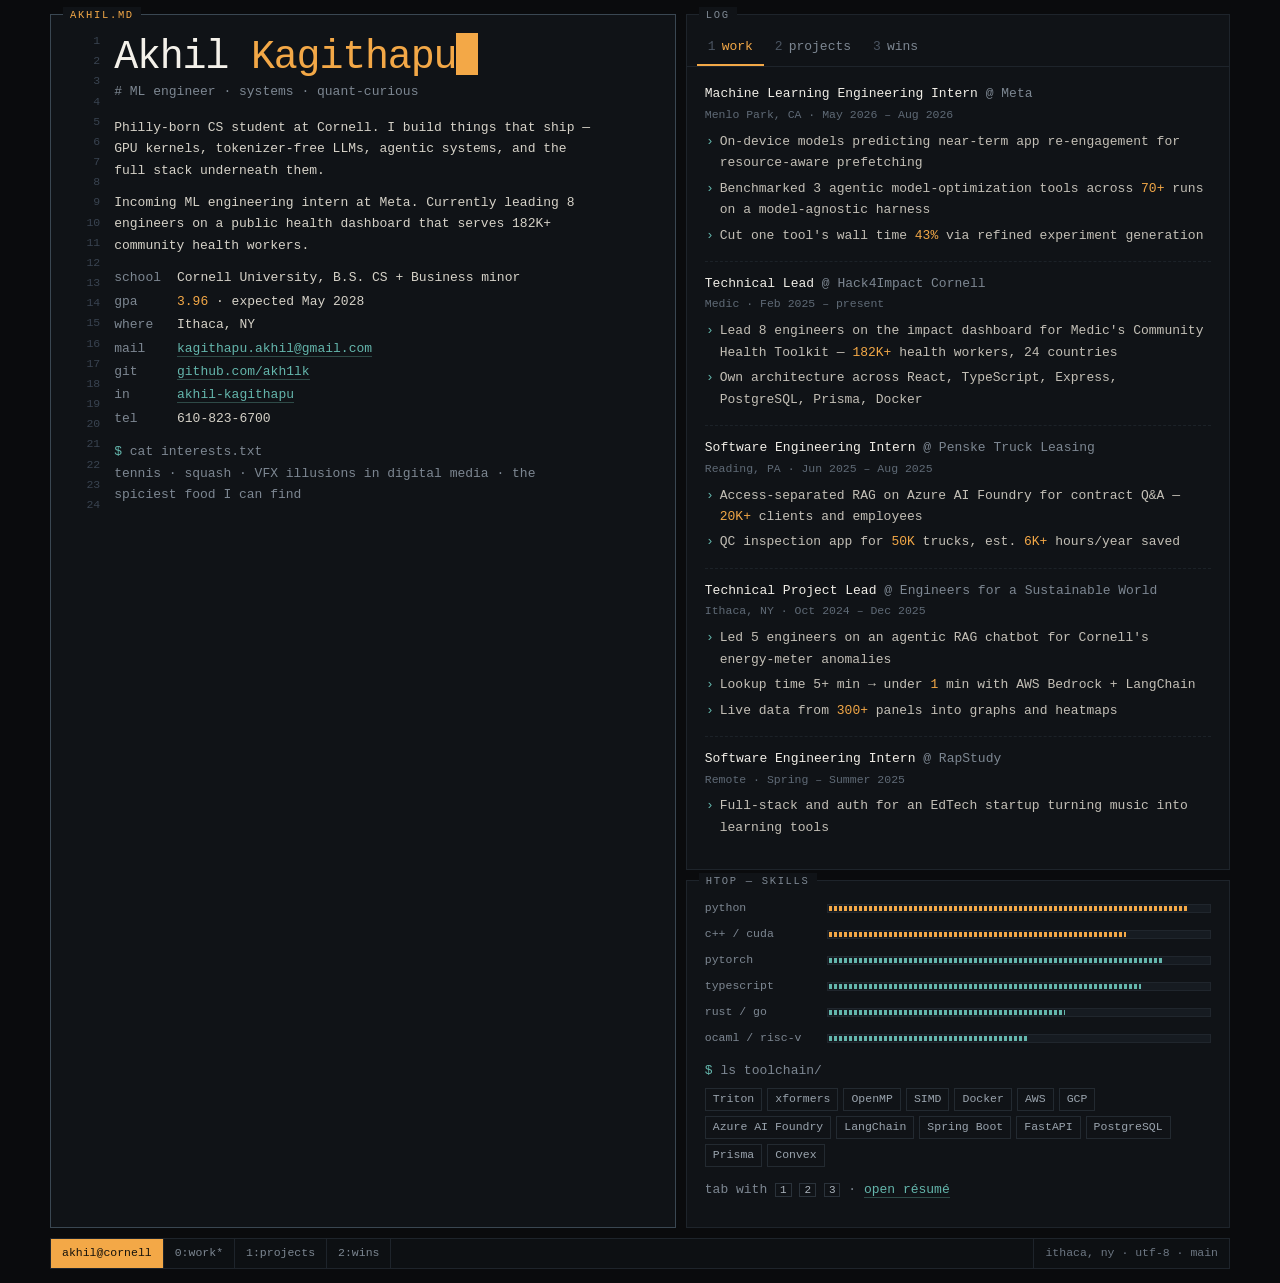
<file: designs/01-terminal.html>
<!doctype html>
<html lang="en">
<head>
<meta charset="utf-8" />
<meta name="viewport" content="width=device-width, initial-scale=1" />
<title>akhil@cornell — tmux</title>
<style>
  :root{
    --ink:#0a0b0d;
    --pane:#101317;
    --pane-2:#0d1013;
    --line:#1e242b;
    --fg:#d6d2c8;
    --dim:#7d8792;
    --amber:#f3a847;
    --teal:#64b6ac;
    --rose:#e0697a;
    --mono:"SF Mono",SFMono-Regular,Menlo,Monaco,"PT Mono",Consolas,monospace;
  }
  *{box-sizing:border-box}
  html,body{margin:0}
  body{
    background:var(--ink);
    color:var(--fg);
    font:13px/1.65 var(--mono);
    padding:14px;
    -webkit-font-smoothing:antialiased;
  }
  a{color:var(--teal);text-decoration:none;border-bottom:1px solid #2e4a47}
  a:hover{color:var(--amber);border-color:var(--amber)}
  a:focus-visible{outline:2px solid var(--amber);outline-offset:2px}

  .screen{max-width:1180px;margin:0 auto;display:flex;flex-direction:column;gap:10px;min-height:calc(100vh - 28px)}
  .panes{display:grid;grid-template-columns:minmax(0,1.15fr) minmax(0,1fr);gap:10px;flex:1}
  @media(max-width:860px){.panes{grid-template-columns:1fr}}

  .pane{
    border:1px solid var(--line);
    background:var(--pane);
    position:relative;
    padding:18px 18px 16px;
    min-width:0;
  }
  .pane.active{border-color:#3a4752}
  .pane > .label{
    position:absolute;top:-8px;left:12px;
    background:var(--pane);padding:0 7px;
    font-size:10.5px;letter-spacing:.16em;text-transform:uppercase;color:var(--dim);
  }
  .pane.active > .label{color:var(--amber)}
  .stack{display:flex;flex-direction:column;gap:10px;min-width:0}

  /* buffer with line gutter */
  .buf{display:grid;grid-template-columns:2.4em 1fr;gap:0 14px;align-items:stretch}
  .gut{color:#394350;text-align:right;user-select:none;font-size:11.5px;
    display:flex;flex-direction:column;justify-content:space-between;padding:2px 0 6px}
  .gut span{display:block;line-height:1}
  .body{min-width:0}

  h1{
    font:400 clamp(26px,5.2vw,40px)/1.05 var(--mono);
    margin:0 0 2px;letter-spacing:-.03em;color:#f4f1ea;
  }
  h1 em{font-style:normal;color:var(--amber)}
  .sub{color:var(--dim);margin:0 0 14px}
  p{margin:0 0 11px;max-width:62ch}
  .cursor{display:inline-block;width:.55em;height:1.05em;background:var(--amber);vertical-align:-.17em;animation:blink 1.1s steps(1,end) infinite}
  @keyframes blink{50%{opacity:0}}
  @media(prefers-reduced-motion:reduce){.cursor{animation:none}}

  .kv{display:grid;grid-template-columns:max-content 1fr;gap:2px 16px;margin:0}
  .kv dt{color:var(--dim)}
  .kv dd{margin:0}

  /* tab strip */
  .tabs{display:flex;gap:0;border-bottom:1px solid var(--line);margin:-4px -18px 16px;padding:0 10px}
  .tabs button{
    appearance:none;background:none;border:0;border-bottom:2px solid transparent;
    color:var(--dim);font:inherit;padding:7px 11px;cursor:pointer;
  }
  .tabs button[aria-selected="true"]{color:var(--amber);border-bottom-color:var(--amber)}
  .tabs button:hover{color:var(--fg)}
  .tabs button:focus-visible{outline:1px solid var(--teal);outline-offset:-1px}
  .tabs .n{color:#4a5461;margin-right:6px}
  [role=tabpanel][hidden]{display:none}

  .entry{padding:11px 0;border-top:1px dashed #1c2228}
  .entry:first-child{border-top:0;padding-top:0}
  .entry h3{margin:0;font-size:13px;font-weight:400;color:#f1eee7}
  .entry h3 .at{color:var(--dim)}
  .meta{color:#5f6a76;font-size:11.5px;margin:1px 0 6px}
  ul{margin:0;padding-left:1.15em;list-style:none}
  li{position:relative;margin-bottom:4px;color:#c3bfb6}
  li::before{content:"›";position:absolute;left:-1.05em;color:var(--teal)}
  .tag{color:var(--dim)}
  .num{color:var(--amber);font-variant-numeric:tabular-nums}

  .bars{display:grid;gap:7px}
  .bar{display:grid;grid-template-columns:8.5em 1fr;gap:12px;align-items:center}
  .bar .t{color:var(--dim);font-size:11.5px}
  .bar .track{height:9px;background:#161b21;border:1px solid #20262d;position:relative}
  .bar .fill{position:absolute;inset:1px auto 1px 1px;background:
    repeating-linear-gradient(90deg,var(--teal) 0 3px,transparent 3px 5px)}
  .bar.hot .fill{background:repeating-linear-gradient(90deg,var(--amber) 0 3px,transparent 3px 5px)}

  .chips{display:flex;flex-wrap:wrap;gap:5px}
  .chips span{border:1px solid #232a31;padding:1px 7px;color:#9aa4ae;font-size:11.5px}

  .status{
    display:flex;gap:0;align-items:stretch;border:1px solid var(--line);background:var(--pane-2);
    font-size:11.5px;overflow-x:auto;white-space:nowrap;
  }
  .status .seg{padding:5px 11px;border-right:1px solid var(--line);color:var(--dim)}
  .status .seg.lit{background:var(--amber);color:#14110b}
  .status .spacer{flex:1;border-right:0}
  .status .right{border-right:0;border-left:1px solid var(--line);color:#6d7783}

  .prompt{color:var(--dim);margin-top:12px}
  .prompt b{color:var(--teal);font-weight:400}
  kbd{border:1px solid #2a323a;padding:0 4px;color:#aab3bc;font:inherit;font-size:11px}
</style>
</head>
<body>
<div class="screen">
  <div class="panes">
    <section class="pane active">
      <span class="label">akhil.md</span>
      <div class="buf">
        <div class="gut" aria-hidden="true"><span>1</span><span>2</span><span>3</span><span>4</span><span>5</span><span>6</span><span>7</span><span>8</span><span>9</span><span>10</span><span>11</span><span>12</span><span>13</span><span>14</span><span>15</span><span>16</span><span>17</span><span>18</span><span>19</span><span>20</span><span>21</span><span>22</span><span>23</span><span>24</span></div>
        <div class="body">
          <h1>Akhil <em>Kagithapu</em><span class="cursor" aria-hidden="true"></span></h1>
          <p class="sub"># ML engineer · systems · quant-curious</p>
          <p>Philly-born CS student at Cornell. I build things that ship — GPU kernels, tokenizer-free LLMs, agentic systems, and the full stack underneath them.</p>
          <p>Incoming ML engineering intern at Meta. Currently leading 8 engineers on a public health dashboard that serves 182K+ community health workers.</p>
          <dl class="kv">
            <dt>school</dt><dd>Cornell University, B.S. CS + Business minor</dd>
            <dt>gpa</dt><dd><span class="num">3.96</span> · expected May 2028</dd>
            <dt>where</dt><dd>Ithaca, NY</dd>
            <dt>mail</dt><dd><a href="mailto:kagithapu.akhil@gmail.com">kagithapu.akhil@gmail.com</a></dd>
            <dt>git</dt><dd><a href="https://github.com/akh1lk">github.com/akh1lk</a></dd>
            <dt>in</dt><dd><a href="https://linkedin.com/in/akhil-kagithapu">akhil-kagithapu</a></dd>
            <dt>tel</dt><dd>610-823-6700</dd>
          </dl>
          <p class="prompt"><b>$</b> cat interests.txt<br />tennis · squash · VFX illusions in digital media · the spiciest food I can find</p>
        </div>
      </div>
    </section>

    <div class="stack">
      <section class="pane">
        <span class="label">log</span>
        <div class="tabs" role="tablist" aria-label="Sections">
          <button role="tab" id="t-work" aria-controls="p-work" aria-selected="true"><span class="n">1</span>work</button>
          <button role="tab" id="t-proj" aria-controls="p-proj" aria-selected="false"><span class="n">2</span>projects</button>
          <button role="tab" id="t-win" aria-controls="p-win" aria-selected="false"><span class="n">3</span>wins</button>
        </div>

        <div role="tabpanel" id="p-work" aria-labelledby="t-work">
          <div class="entry">
            <h3>Machine Learning Engineering Intern <span class="at">@ Meta</span></h3>
            <p class="meta">Menlo Park, CA · May 2026 – Aug 2026</p>
            <ul>
              <li>On-device models predicting near-term app re-engagement for resource-aware prefetching</li>
              <li>Benchmarked 3 agentic model-optimization tools across <span class="num">70+</span> runs on a model-agnostic harness</li>
              <li>Cut one tool's wall time <span class="num">43%</span> via refined experiment generation</li>
            </ul>
          </div>
          <div class="entry">
            <h3>Technical Lead <span class="at">@ Hack4Impact Cornell</span></h3>
            <p class="meta">Medic · Feb 2025 – present</p>
            <ul>
              <li>Lead 8 engineers on the impact dashboard for Medic's Community Health Toolkit — <span class="num">182K+</span> health workers, 24 countries</li>
              <li>Own architecture across React, TypeScript, Express, PostgreSQL, Prisma, Docker</li>
            </ul>
          </div>
          <div class="entry">
            <h3>Software Engineering Intern <span class="at">@ Penske Truck Leasing</span></h3>
            <p class="meta">Reading, PA · Jun 2025 – Aug 2025</p>
            <ul>
              <li>Access-separated RAG on Azure AI Foundry for contract Q&amp;A — <span class="num">20K+</span> clients and employees</li>
              <li>QC inspection app for <span class="num">50K</span> trucks, est. <span class="num">6K+</span> hours/year saved</li>
            </ul>
          </div>
          <div class="entry">
            <h3>Technical Project Lead <span class="at">@ Engineers for a Sustainable World</span></h3>
            <p class="meta">Ithaca, NY · Oct 2024 – Dec 2025</p>
            <ul>
              <li>Led 5 engineers on an agentic RAG chatbot for Cornell's energy-meter anomalies</li>
              <li>Lookup time 5+ min → under <span class="num">1</span> min with AWS Bedrock + LangChain</li>
              <li>Live data from <span class="num">300+</span> panels into graphs and heatmaps</li>
            </ul>
          </div>
          <div class="entry">
            <h3>Software Engineering Intern <span class="at">@ RapStudy</span></h3>
            <p class="meta">Remote · Spring – Summer 2025</p>
            <ul><li>Full-stack and auth for an EdTech startup turning music into learning tools</li></ul>
          </div>
        </div>

        <div role="tabpanel" id="p-proj" aria-labelledby="t-proj" hidden>
          <div class="entry">
            <h3>Traceback <span class="at">— automated red-teaming for RL graders</span></h3>
            <p class="meta">2026 · Python, RL, SFT, Qwen3-4B, Terminal Bench</p>
            <ul>
              <li>Snapshots vulnerable agent trajectories, then fans out parallel attacker sandboxes</li>
              <li><span class="num">14</span> grader-breaking reward hacks across 10 Terminal Bench tasks</li>
              <li>SFT on the resulting dataset: <span class="num">+3%</span> for Qwen3-4B on held-out tasks</li>
            </ul>
          </div>
          <div class="entry">
            <h3>Byte Latent Transformer <span class="at">— tokenizer-free LLM, from scratch</span></h3>
            <p class="meta">2026 · PyTorch, xformers, torchrun, FineWeb-Edu</p>
            <ul>
              <li>Byte local encoder/decoder, patch-side latent transformer, RoPE + GQA, SwiGLU</li>
              <li>Matched a GPT-2 BPE baseline: <span class="num">1.21</span> vs 1.22 val BPB at ~86M params on 1.7B tokens</li>
            </ul>
          </div>
          <div class="entry">
            <h3>Fused PoPE Attention Kernel <span class="at">— Triton</span></h3>
            <p class="meta">2026 · Triton, CUDA, PyTorch</p>
            <ul>
              <li>FlashAttention-style tiling; 3 kernels for RoPE, PoPE, fused PoPE</li>
              <li><span class="num">15%</span> lower latency than Cartesian PoPE via in-kernel softplus &amp; rotation</li>
            </ul>
          </div>
          <div class="entry">
            <h3>Cursor Escalate <span class="at">— cost-aware model ladder</span></h3>
            <p class="meta">2026 · TypeScript, Cursor SDK, Next.js</p>
            <ul><li>Starts cheap, grades against a frozen rubric, escalates only when scores plateau twice</li></ul>
          </div>
          <div class="entry">
            <h3>Torque <span class="at">— image-to-3D for VFX creators</span></h3>
            <p class="meta">2025 · SAM2, Gaussian Splatting, C++/OpenMP, AWS</p>
            <ul><li><span class="num">35%</span> faster reconstruction; SIMD mask processing via Pybind11, SQS job queues</li></ul>
          </div>
          <div class="entry">
            <h3>Brandr · Vocera · LockedIn</h3>
            <p class="meta">2024–2026 · hackathon builds</p>
            <ul>
              <li>Browser agents auditing TikTok creators for brand compliance</li>
              <li>Anti-deepfake voice auth, verification under <span class="num">3s</span></li>
              <li>"Tinder for LinkedIn" — matching algorithm, GCP, Docker</li>
            </ul>
          </div>
        </div>

        <div role="tabpanel" id="p-win" aria-labelledby="t-win" hidden>
          <div class="entry">
            <h3>YC Frontier RSI/RL Hackathon</h3>
            <p class="meta">Best Product Design · 6th place · $6,000</p>
          </div>
          <div class="entry">
            <h3>IMC Prosperity 4</h3>
            <p class="meta">#216 of 18,800+ teams globally · #37 worldwide in the options round</p>
          </div>
          <div class="entry">
            <h3>Cursor × a16z Hackathon</h3>
            <p class="meta">Cursor Escalate</p>
          </div>
          <div class="entry">
            <h3>CS 4782 Intro to Deep Learning</h3>
            <p class="meta">Funniest Poster — the BLT replication</p>
          </div>
        </div>
      </section>

      <section class="pane">
        <span class="label">htop — skills</span>
        <div class="bars">
          <div class="bar hot"><span class="t">python</span><span class="track"><span class="fill" style="right:6%"></span></span></div>
          <div class="bar hot"><span class="t">c++ / cuda</span><span class="track"><span class="fill" style="right:22%"></span></span></div>
          <div class="bar"><span class="t">pytorch</span><span class="track"><span class="fill" style="right:12%"></span></span></div>
          <div class="bar"><span class="t">typescript</span><span class="track"><span class="fill" style="right:18%"></span></span></div>
          <div class="bar"><span class="t">rust / go</span><span class="track"><span class="fill" style="right:38%"></span></span></div>
          <div class="bar"><span class="t">ocaml / risc-v</span><span class="track"><span class="fill" style="right:48%"></span></span></div>
        </div>
        <p class="prompt" style="margin-bottom:6px"><b>$</b> ls toolchain/</p>
        <div class="chips">
          <span>Triton</span><span>xformers</span><span>OpenMP</span><span>SIMD</span><span>Docker</span><span>AWS</span><span>GCP</span><span>Azure AI Foundry</span><span>LangChain</span><span>Spring Boot</span><span>FastAPI</span><span>PostgreSQL</span><span>Prisma</span><span>Convex</span>
        </div>
        <p class="prompt">tab with <kbd>1</kbd> <kbd>2</kbd> <kbd>3</kbd> · <a href="https://drive.google.com/file/d/1Xj8y1tuMrDWrCt6oiF7NgFf34yKu3gAj/view?usp=sharing">open résumé</a></p>
      </section>
    </div>
  </div>

  <div class="status">
    <span class="seg lit">akhil@cornell</span>
    <span class="seg">0:work*</span>
    <span class="seg">1:projects</span>
    <span class="seg">2:wins</span>
    <span class="seg spacer"></span>
    <span class="seg right">ithaca, ny · utf-8 · main</span>
  </div>
</div>

<script>
  const tabs = Array.from(document.querySelectorAll('[role=tab]'));
  const segs = Array.from(document.querySelectorAll('.status .seg')).filter(s => /^\d:/.test(s.textContent));
  function select(i){
    tabs.forEach((t, j) => {
      const on = i === j;
      t.setAttribute('aria-selected', String(on));
      document.getElementById(t.getAttribute('aria-controls')).hidden = !on;
      if (segs[j]) segs[j].textContent = segs[j].textContent.replace('*','') + (on ? '*' : '');
    });
  }
  tabs.forEach((t, i) => t.addEventListener('click', () => select(i)));
  document.addEventListener('keydown', e => {
    if (e.metaKey || e.ctrlKey || e.altKey) return;
    const n = ['1','2','3'].indexOf(e.key);
    if (n > -1) { select(n); tabs[n].focus(); }
  });
</script>
</body>
</html>
</file>
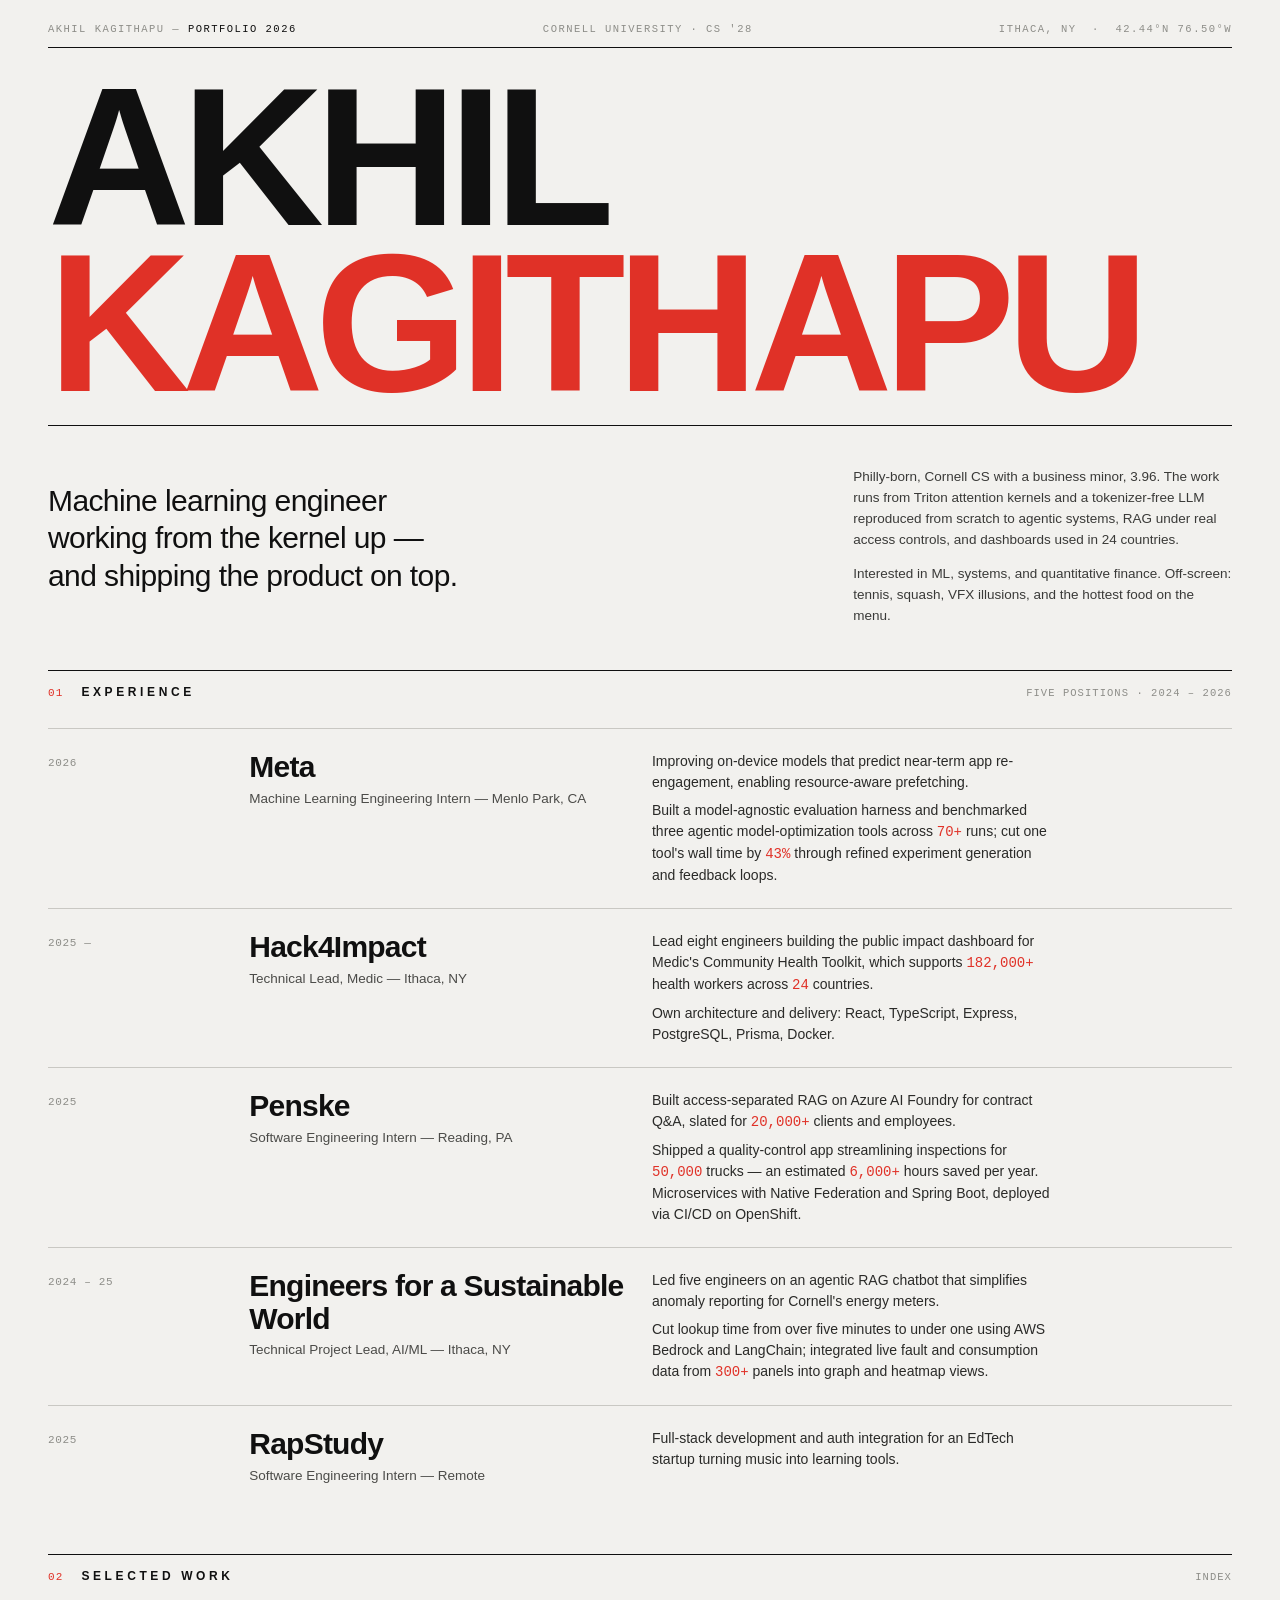
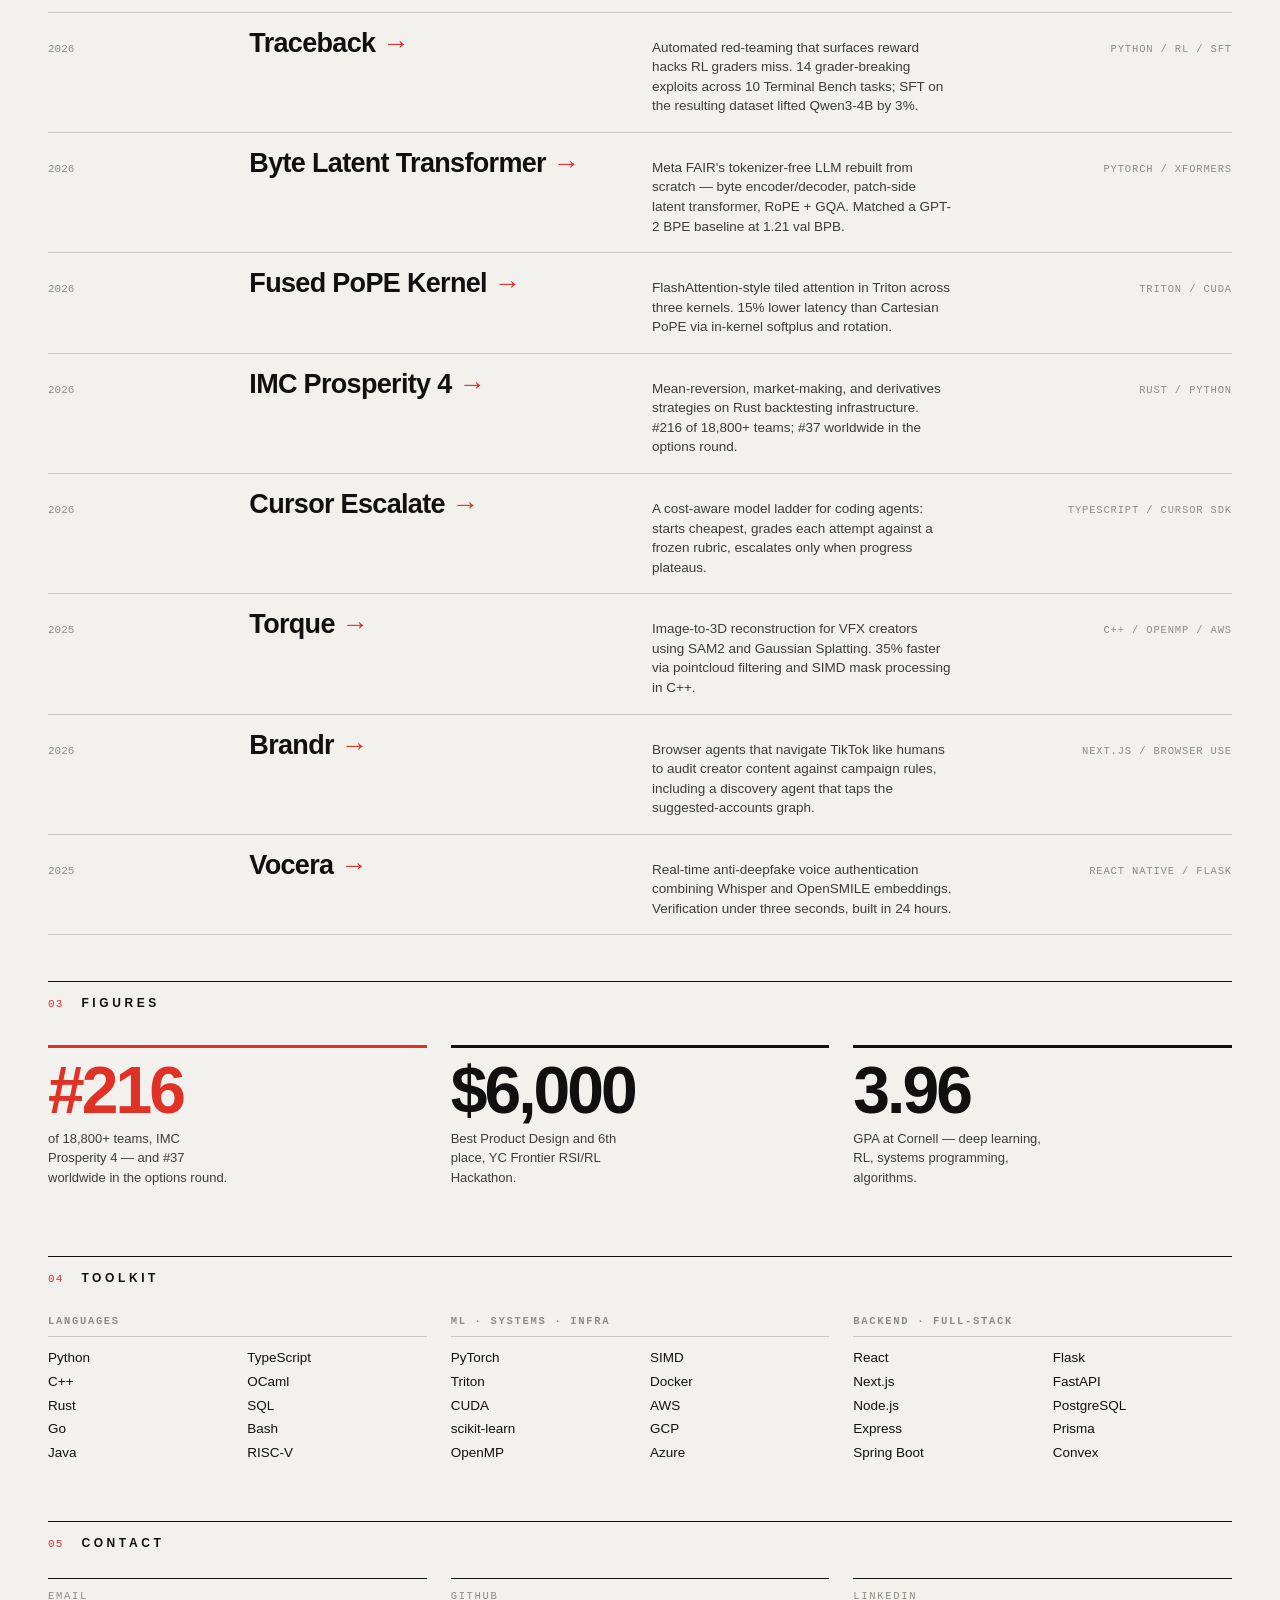
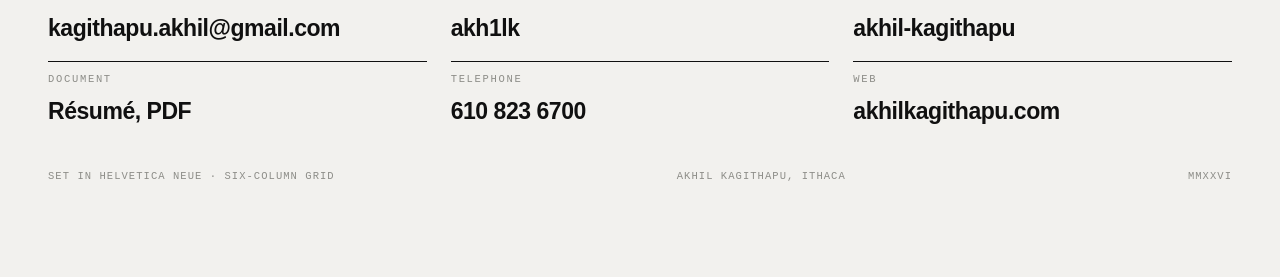
<file: designs/02-swiss.html>
<!doctype html>
<html lang="en">
<head>
<meta charset="utf-8" />
<meta name="viewport" content="width=device-width, initial-scale=1" />
<title>Kagithapu — Grid</title>
<style>
  :root{
    --paper:#f2f1ee;
    --ink:#101010;
    --grey:#8d8d88;
    --rule:#c9c8c3;
    --signal:#e03127;
    --sans:"Helvetica Neue",Helvetica,"Inter",Arial,sans-serif;
    --mono:"SF Mono",Menlo,monospace;
    --col:minmax(0,1fr);
  }
  *{box-sizing:border-box}
  html{-webkit-text-size-adjust:100%}
  body{
    margin:0;background:var(--paper);color:var(--ink);
    font-family:var(--sans);font-size:15px;line-height:1.5;
    -webkit-font-smoothing:antialiased;
  }
  .wrap{max-width:1240px;margin:0 auto;padding:0 28px 100px;position:relative}

  /* visible 6-col grid */
  .grid{display:grid;grid-template-columns:repeat(6,var(--col));gap:0 24px}
  @media(max-width:900px){.grid{grid-template-columns:repeat(2,var(--col))}}

  .rule{border-top:1px solid var(--ink);grid-column:1/-1;margin:0}
  .hair{border-top:1px solid var(--rule);grid-column:1/-1}

  /* masthead */
  header{padding-top:22px}
  .meta-row{display:flex;justify-content:space-between;gap:20px;flex-wrap:wrap;
    font-family:var(--mono);font-size:10.5px;letter-spacing:.14em;text-transform:uppercase;color:var(--grey);
    padding-bottom:9px}
  .meta-row b{color:var(--ink);font-weight:400}
  .name{
    font-size:clamp(54px,15.4vw,208px);
    line-height:.84;font-weight:700;letter-spacing:-.045em;
    margin:.14em 0 0;text-transform:uppercase;
    display:block;
  }
  .name .l2{display:block;color:var(--signal)}
  .lede{
    grid-column:1/5;padding:26px 0 30px;
    font-size:clamp(19px,2.5vw,30px);line-height:1.26;letter-spacing:-.02em;font-weight:500;
    max-width:30ch;text-wrap:balance;
  }
  .lede-side{grid-column:5/7;padding:28px 0 30px;font-size:13.5px;line-height:1.55;color:#3a3a38}
  @media(max-width:900px){.lede,.lede-side{grid-column:1/-1}.lede-side{padding-top:0}}

  /* section head: number + label, label rotated on wide screens */
  section{padding-top:0}
  .shead{grid-column:1/-1;display:flex;align-items:baseline;gap:18px;padding:12px 0 26px}
  .shead .ix{font-family:var(--mono);font-size:11px;color:var(--signal);letter-spacing:.1em}
  .shead h2{margin:0;font-size:12px;letter-spacing:.3em;text-transform:uppercase;font-weight:700}
  .shead .note{margin-left:auto;font-family:var(--mono);font-size:10.5px;letter-spacing:.1em;text-transform:uppercase;color:var(--grey)}

  /* work rows */
  .row{grid-column:1/-1;display:grid;grid-template-columns:repeat(6,var(--col));gap:4px 24px;
    padding:22px 0;border-top:1px solid var(--rule);align-items:start}
  .row:hover{background:#ebeae6}
  .row .when{grid-column:1/2;font-family:var(--mono);font-size:11px;letter-spacing:.06em;color:var(--grey);padding-top:4px;font-variant-numeric:tabular-nums}
  .row .who{grid-column:2/4}
  .row .what{grid-column:4/7}
  @media(max-width:900px){
    .row{grid-template-columns:repeat(2,var(--col))}
    .row .when,.row .who,.row .what{grid-column:1/-1}
  }
  .row h3{margin:0;font-size:clamp(21px,2.4vw,30px);line-height:1.08;letter-spacing:-.026em;font-weight:600}
  .row .role{margin:5px 0 0;font-size:13.5px;color:#4b4b48}
  .row .what p{margin:0 0 7px;font-size:14px;line-height:1.5;color:#2a2a28;max-width:52ch}
  .row .what p:last-child{margin-bottom:0}
  .fig{font-family:var(--mono);color:var(--signal);font-variant-numeric:tabular-nums}

  /* project index as a type table */
  .proj{grid-column:1/-1;display:grid;grid-template-columns:repeat(6,var(--col));gap:0 24px;
    border-top:1px solid var(--rule);padding:16px 0;text-decoration:none;color:inherit;align-items:baseline}
  .proj:hover .pt{color:var(--signal)}
  .proj:hover .arrow{transform:translateX(6px)}
  .proj:focus-visible{outline:2px solid var(--signal);outline-offset:3px}
  .proj .yr{grid-column:1/2;font-family:var(--mono);font-size:11px;color:var(--grey)}
  .proj .pt{grid-column:2/4;font-size:clamp(20px,2.2vw,27px);letter-spacing:-.025em;font-weight:600;line-height:1.1;transition:color .18s}
  .proj .pd{grid-column:4/6;font-size:13.5px;line-height:1.45;color:#3c3c39;max-width:40ch}
  .proj .st{grid-column:6/7;font-family:var(--mono);font-size:10.5px;letter-spacing:.08em;text-transform:uppercase;color:var(--grey);text-align:right}
  .proj .arrow{display:inline-block;transition:transform .18s;color:var(--signal)}
  @media(max-width:900px){
    .proj{grid-template-columns:repeat(2,var(--col));gap:4px 24px}
    .proj .yr,.proj .pt,.proj .pd,.proj .st{grid-column:1/-1;text-align:left}
  }

  /* awards: big figures */
  .figs{grid-column:1/-1;display:grid;grid-template-columns:repeat(3,var(--col));gap:24px;padding:6px 0 10px}
  @media(max-width:900px){.figs{grid-template-columns:1fr}}
  .fcard{border-top:3px solid var(--ink);padding-top:12px}
  .fcard .big{font-size:clamp(38px,5.6vw,66px);line-height:.92;letter-spacing:-.045em;font-weight:700;font-variant-numeric:tabular-nums}
  .fcard .cap{font-size:13px;color:#3c3c39;margin-top:8px;max-width:26ch}
  .fcard.red{border-top-color:var(--signal)}
  .fcard.red .big{color:var(--signal)}

  /* skills */
  .skills{grid-column:1/-1;display:grid;grid-template-columns:repeat(3,var(--col));gap:28px 24px;padding-bottom:10px}
  @media(max-width:900px){.skills{grid-template-columns:1fr}}
  .skills h4{margin:0 0 9px;font-family:var(--mono);font-size:10.5px;letter-spacing:.16em;text-transform:uppercase;color:var(--grey);
    border-bottom:1px solid var(--rule);padding-bottom:7px}
  .skills ul{margin:0;padding:0;list-style:none;columns:2;column-gap:20px;font-size:13.5px;line-height:1.75}
  .skills li{break-inside:avoid}

  /* footer */
  footer{padding-top:30px}
  .contact{grid-column:1/-1;display:grid;grid-template-columns:repeat(6,var(--col));gap:16px 24px}
  .contact a{grid-column:span 2;display:block;text-decoration:none;color:var(--ink);
    border-top:1px solid var(--ink);padding-top:10px;font-size:clamp(17px,2vw,23px);letter-spacing:-.02em;font-weight:600}
  .contact a span{display:block;font-family:var(--mono);font-size:10.5px;letter-spacing:.16em;text-transform:uppercase;color:var(--grey);font-weight:400;margin-bottom:6px}
  .contact a:hover{color:var(--signal);border-top-color:var(--signal)}
  .contact a:focus-visible{outline:2px solid var(--signal);outline-offset:3px}
  @media(max-width:900px){.contact{grid-template-columns:1fr}.contact a{grid-column:1/-1}}
  .colophon{grid-column:1/-1;font-family:var(--mono);font-size:10.5px;letter-spacing:.1em;text-transform:uppercase;color:var(--grey);
    padding:40px 0 0;display:flex;justify-content:space-between;gap:20px;flex-wrap:wrap}
</style>
</head>
<body>
<div class="wrap">

  <header>
    <div class="meta-row">
      <span>Akhil Kagithapu — <b>Portfolio 2026</b></span>
      <span>Cornell University · CS '28</span>
      <span>Ithaca, NY &nbsp;·&nbsp; 42.44°N 76.50°W</span>
    </div>
    <div class="rule"></div>
    <h1 class="name">Akhil<span class="l2">Kagithapu</span></h1>
  </header>

  <div class="grid">
    <div class="rule" style="margin-top:18px"></div>
    <p class="lede">Machine learning engineer working from the kernel up — and shipping the product on top.</p>
    <div class="lede-side">
      <p>Philly-born, Cornell CS with a business minor, 3.96. The work runs from Triton attention kernels and a tokenizer-free LLM reproduced from scratch to agentic systems, RAG under real access controls, and dashboards used in 24 countries.</p>
      <p>Interested in ML, systems, and quantitative finance. Off-screen: tennis, squash, VFX illusions, and the hottest food on the menu.</p>
    </div>

    <section class="grid" style="grid-column:1/-1;display:contents">
      <div class="rule"></div>
      <div class="shead"><span class="ix">01</span><h2>Experience</h2><span class="note">Five positions · 2024 – 2026</span></div>

      <div class="row">
        <span class="when">2026</span>
        <div class="who"><h3>Meta</h3><p class="role">Machine Learning Engineering Intern — Menlo Park, CA</p></div>
        <div class="what">
          <p>Improving on-device models that predict near-term app re-engagement, enabling resource-aware prefetching.</p>
          <p>Built a model-agnostic evaluation harness and benchmarked three agentic model-optimization tools across <span class="fig">70+</span> runs; cut one tool's wall time by <span class="fig">43%</span> through refined experiment generation and feedback loops.</p>
        </div>
      </div>

      <div class="row">
        <span class="when">2025 —</span>
        <div class="who"><h3>Hack4Impact</h3><p class="role">Technical Lead, Medic — Ithaca, NY</p></div>
        <div class="what">
          <p>Lead eight engineers building the public impact dashboard for Medic's Community Health Toolkit, which supports <span class="fig">182,000+</span> health workers across <span class="fig">24</span> countries.</p>
          <p>Own architecture and delivery: React, TypeScript, Express, PostgreSQL, Prisma, Docker.</p>
        </div>
      </div>

      <div class="row">
        <span class="when">2025</span>
        <div class="who"><h3>Penske</h3><p class="role">Software Engineering Intern — Reading, PA</p></div>
        <div class="what">
          <p>Built access-separated RAG on Azure AI Foundry for contract Q&amp;A, slated for <span class="fig">20,000+</span> clients and employees.</p>
          <p>Shipped a quality-control app streamlining inspections for <span class="fig">50,000</span> trucks — an estimated <span class="fig">6,000+</span> hours saved per year. Microservices with Native Federation and Spring Boot, deployed via CI/CD on OpenShift.</p>
        </div>
      </div>

      <div class="row">
        <span class="when">2024 – 25</span>
        <div class="who"><h3>Engineers for a Sustainable World</h3><p class="role">Technical Project Lead, AI/ML — Ithaca, NY</p></div>
        <div class="what">
          <p>Led five engineers on an agentic RAG chatbot that simplifies anomaly reporting for Cornell's energy meters.</p>
          <p>Cut lookup time from over five minutes to under one using AWS Bedrock and LangChain; integrated live fault and consumption data from <span class="fig">300+</span> panels into graph and heatmap views.</p>
        </div>
      </div>

      <div class="row">
        <span class="when">2025</span>
        <div class="who"><h3>RapStudy</h3><p class="role">Software Engineering Intern — Remote</p></div>
        <div class="what"><p>Full-stack development and auth integration for an EdTech startup turning music into learning tools.</p></div>
      </div>
    </section>

    <section style="display:contents">
      <div class="rule" style="margin-top:46px"></div>
      <div class="shead"><span class="ix">02</span><h2>Selected Work</h2><span class="note">Index</span></div>

      <a class="proj" href="https://github.com/ashtonchew/traceback">
        <span class="yr">2026</span>
        <span class="pt">Traceback <span class="arrow">→</span></span>
        <span class="pd">Automated red-teaming that surfaces reward hacks RL graders miss. 14 grader-breaking exploits across 10 Terminal Bench tasks; SFT on the resulting dataset lifted Qwen3-4B by 3%.</span>
        <span class="st">Python / RL / SFT</span>
      </a>
      <a class="proj" href="https://github.com/laerdon/blt-replication">
        <span class="yr">2026</span>
        <span class="pt">Byte Latent Transformer <span class="arrow">→</span></span>
        <span class="pd">Meta FAIR's tokenizer-free LLM rebuilt from scratch — byte encoder/decoder, patch-side latent transformer, RoPE + GQA. Matched a GPT-2 BPE baseline at 1.21 val BPB.</span>
        <span class="st">PyTorch / xformers</span>
      </a>
      <a class="proj" href="https://github.com/akh1lk/pope-fused-triton">
        <span class="yr">2026</span>
        <span class="pt">Fused PoPE Kernel <span class="arrow">→</span></span>
        <span class="pd">FlashAttention-style tiled attention in Triton across three kernels. 15% lower latency than Cartesian PoPE via in-kernel softplus and rotation.</span>
        <span class="st">Triton / CUDA</span>
      </a>
      <a class="proj" href="https://github.com/ezrakoreen/imc-prosperity-4">
        <span class="yr">2026</span>
        <span class="pt">IMC Prosperity 4 <span class="arrow">→</span></span>
        <span class="pd">Mean-reversion, market-making, and derivatives strategies on Rust backtesting infrastructure. #216 of 18,800+ teams; #37 worldwide in the options round.</span>
        <span class="st">Rust / Python</span>
      </a>
      <a class="proj" href="https://github.com/khuhub/cursor-escalate">
        <span class="yr">2026</span>
        <span class="pt">Cursor Escalate <span class="arrow">→</span></span>
        <span class="pd">A cost-aware model ladder for coding agents: starts cheapest, grades each attempt against a frozen rubric, escalates only when progress plateaus.</span>
        <span class="st">TypeScript / Cursor SDK</span>
      </a>
      <a class="proj" href="https://github.com/akh1lk/torque">
        <span class="yr">2025</span>
        <span class="pt">Torque <span class="arrow">→</span></span>
        <span class="pd">Image-to-3D reconstruction for VFX creators using SAM2 and Gaussian Splatting. 35% faster via pointcloud filtering and SIMD mask processing in C++.</span>
        <span class="st">C++ / OpenMP / AWS</span>
      </a>
      <a class="proj" href="https://github.com/khuhub/brandr">
        <span class="yr">2026</span>
        <span class="pt">Brandr <span class="arrow">→</span></span>
        <span class="pd">Browser agents that navigate TikTok like humans to audit creator content against campaign rules, including a discovery agent that taps the suggested-accounts graph.</span>
        <span class="st">Next.js / Browser Use</span>
      </a>
      <a class="proj" href="https://github.com/akh1lk/vocera">
        <span class="yr">2025</span>
        <span class="pt">Vocera <span class="arrow">→</span></span>
        <span class="pd">Real-time anti-deepfake voice authentication combining Whisper and OpenSMILE embeddings. Verification under three seconds, built in 24 hours.</span>
        <span class="st">React Native / Flask</span>
      </a>
      <div class="hair"></div>
    </section>

    <section style="display:contents">
      <div class="rule" style="margin-top:46px"></div>
      <div class="shead"><span class="ix">03</span><h2>Figures</h2></div>
      <div class="figs">
        <div class="fcard red"><div class="big">#216</div><p class="cap">of 18,800+ teams, IMC Prosperity 4 — and #37 worldwide in the options round.</p></div>
        <div class="fcard"><div class="big">$6,000</div><p class="cap">Best Product Design and 6th place, YC Frontier RSI/RL Hackathon.</p></div>
        <div class="fcard"><div class="big">3.96</div><p class="cap">GPA at Cornell — deep learning, RL, systems programming, algorithms.</p></div>
      </div>
    </section>

    <section style="display:contents">
      <div class="rule" style="margin-top:46px"></div>
      <div class="shead"><span class="ix">04</span><h2>Toolkit</h2></div>
      <div class="skills">
        <div><h4>Languages</h4><ul><li>Python</li><li>C++</li><li>Rust</li><li>Go</li><li>Java</li><li>TypeScript</li><li>OCaml</li><li>SQL</li><li>Bash</li><li>RISC-V</li></ul></div>
        <div><h4>ML · Systems · Infra</h4><ul><li>PyTorch</li><li>Triton</li><li>CUDA</li><li>scikit-learn</li><li>OpenMP</li><li>SIMD</li><li>Docker</li><li>AWS</li><li>GCP</li><li>Azure</li></ul></div>
        <div><h4>Backend · Full-stack</h4><ul><li>React</li><li>Next.js</li><li>Node.js</li><li>Express</li><li>Spring Boot</li><li>Flask</li><li>FastAPI</li><li>PostgreSQL</li><li>Prisma</li><li>Convex</li></ul></div>
      </div>
    </section>

    <footer style="display:contents">
      <div class="rule" style="margin-top:46px"></div>
      <div class="shead"><span class="ix">05</span><h2>Contact</h2></div>
      <div class="contact">
        <a href="mailto:kagithapu.akhil@gmail.com"><span>Email</span>kagithapu.akhil@gmail.com</a>
        <a href="https://github.com/akh1lk"><span>GitHub</span>akh1lk</a>
        <a href="https://linkedin.com/in/akhil-kagithapu"><span>LinkedIn</span>akhil-kagithapu</a>
        <a href="https://drive.google.com/file/d/1Xj8y1tuMrDWrCt6oiF7NgFf34yKu3gAj/view?usp=sharing"><span>Document</span>Résumé, PDF</a>
        <a href="tel:16108236700"><span>Telephone</span>610 823 6700</a>
        <a href="https://akhilkagithapu.com"><span>Web</span>akhilkagithapu.com</a>
      </div>
      <div class="colophon">
        <span>Set in Helvetica Neue · six-column grid</span>
        <span>Akhil Kagithapu, Ithaca</span>
        <span>MMXXVI</span>
      </div>
    </footer>
  </div>
</div>
</body>
</html>
</file>
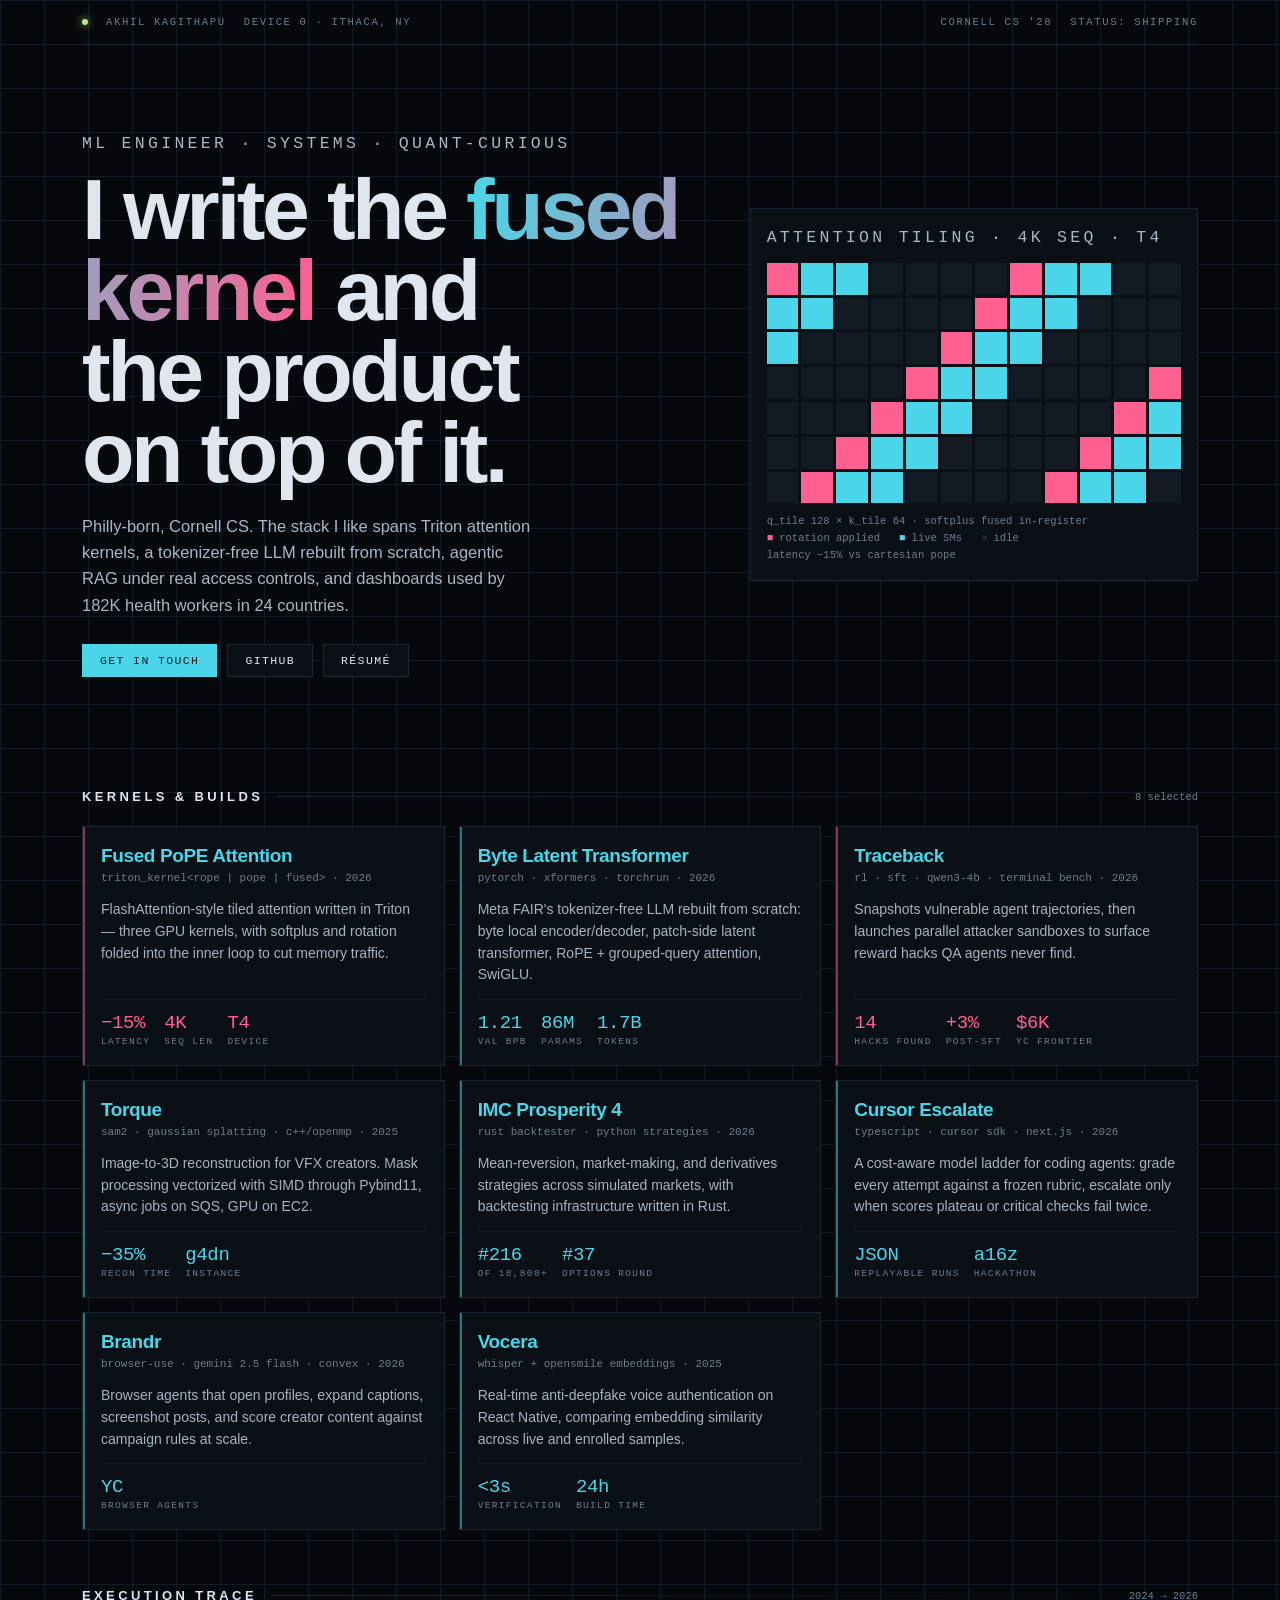
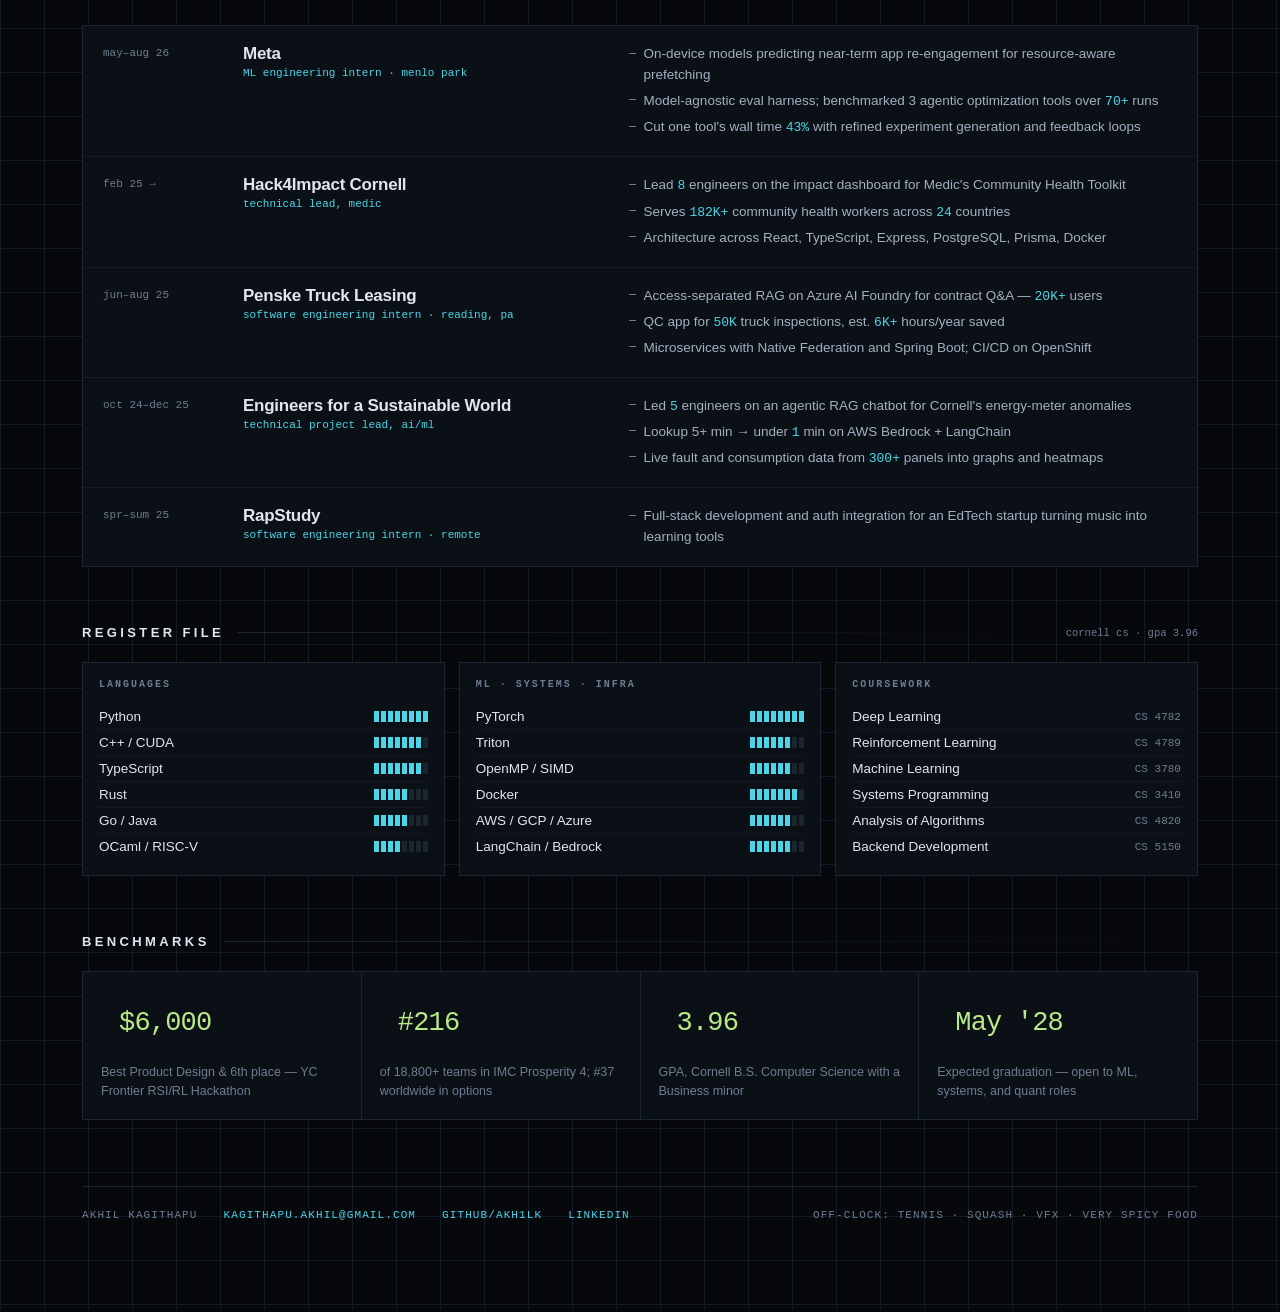
<file: designs/03-kernel.html>
<!doctype html>
<html lang="en">
<head>
<meta charset="utf-8" />
<meta name="viewport" content="width=device-width, initial-scale=1" />
<title>akhil.kernel — occupancy</title>
<style>
  :root{
    --void:#06080c;
    --slab:#0b1017;
    --slab-2:#0e141d;
    --grid:#121b26;
    --edge:#1b2634;
    --fg:#dfe6ef;
    --dim:#6d7d90;
    --cyan:#4ad6e8;
    --magenta:#ff5f91;
    --lime:#b8e986;
    --sans:"Helvetica Neue",Helvetica,Arial,sans-serif;
    --mono:"SF Mono",SFMono-Regular,Menlo,"PT Mono",monospace;
  }
  *{box-sizing:border-box}
  body{
    margin:0;background:var(--void);color:var(--fg);font-family:var(--sans);
    background-image:
      linear-gradient(var(--grid) 1px,transparent 1px),
      linear-gradient(90deg,var(--grid) 1px,transparent 1px);
    background-size:44px 44px,44px 44px;
    -webkit-font-smoothing:antialiased;
  }
  a{color:var(--cyan);text-decoration:none}
  a:hover{color:#fff}
  a:focus-visible{outline:1px solid var(--cyan);outline-offset:3px}
  .wrap{max-width:1160px;margin:0 auto;padding:0 22px 90px}

  .mono{font-family:var(--mono)}
  .lbl{font-family:var(--mono);font-size:10px;letter-spacing:.2em;text-transform:uppercase;color:var(--dim)}

  /* top rail */
  .rail{display:flex;gap:18px;align-items:center;flex-wrap:wrap;
    border-bottom:1px solid var(--edge);padding:16px 0;font-family:var(--mono);font-size:10.5px;
    letter-spacing:.16em;text-transform:uppercase;color:var(--dim)}
  .rail .dot{width:6px;height:6px;background:var(--lime);border-radius:50%;box-shadow:0 0 8px var(--lime)}
  .rail .push{margin-left:auto}

  /* hero */
  .hero{display:grid;grid-template-columns:minmax(0,1.4fr) minmax(0,1fr);gap:40px;padding:66px 0 54px;align-items:center}
  @media(max-width:880px){.hero{grid-template-columns:1fr;padding:40px 0 34px;gap:28px}}
  h1{
    font-size:clamp(40px,7vw,86px);line-height:.94;letter-spacing:-.04em;font-weight:700;margin:12px 0 0;
    text-wrap:balance;
  }
  h1 .fuse{
    background:linear-gradient(96deg,var(--cyan),var(--magenta));
    -webkit-background-clip:text;background-clip:text;color:transparent;
  }
  .hero p{color:#a9b6c6;font-size:16.5px;line-height:1.6;max-width:50ch;margin:20px 0 0}
  .cta{display:flex;gap:10px;flex-wrap:wrap;margin-top:26px}
  .btn{display:inline-block;padding:9px 17px;border:1px solid var(--edge);background:var(--slab);
    font-family:var(--mono);font-size:11.5px;letter-spacing:.12em;text-transform:uppercase;color:var(--fg)}
  .btn:hover{border-color:var(--cyan);color:var(--cyan);background:#0d1620}
  .btn.p{border-color:var(--cyan);color:#06222a;background:var(--cyan)}
  .btn.p:hover{background:#7ce6f4;color:#06222a}

  /* tile visualization */
  .tilebox{border:1px solid var(--edge);background:var(--slab);padding:16px}
  .tiles{display:grid;grid-template-columns:repeat(12,1fr);gap:3px;margin:12px 0 10px}
  .tiles i{aspect-ratio:1;background:#121a24;display:block}
  .tiles i.on{background:var(--cyan);animation:sweep 2.6s linear infinite}
  .tiles i.hot{background:var(--magenta)}
  @keyframes sweep{0%,100%{opacity:.18}45%{opacity:1}}
  @media(prefers-reduced-motion:reduce){.tiles i.on{animation:none;opacity:.8}}
  .tilebox figcaption{font-family:var(--mono);font-size:10.5px;color:var(--dim);line-height:1.6}

  /* section */
  section{padding-top:58px}
  .shead{display:flex;align-items:center;gap:14px;margin-bottom:22px}
  .shead h2{margin:0;font-size:13px;letter-spacing:.26em;text-transform:uppercase;font-weight:600}
  .shead .fill{flex:1;height:1px;background:linear-gradient(90deg,var(--edge),transparent)}
  .shead .ct{font-family:var(--mono);font-size:10.5px;color:var(--dim)}

  /* kernels = projects */
  .kernels{display:grid;grid-template-columns:repeat(auto-fit,minmax(310px,1fr));gap:14px}
  .k{border:1px solid var(--edge);background:var(--slab);padding:18px;position:relative;overflow:hidden;display:flex;flex-direction:column}
  .k::after{content:"";position:absolute;inset:0 auto 0 0;width:2px;background:var(--cyan);opacity:.5}
  .k.hot::after{background:var(--magenta)}
  .k:hover{background:var(--slab-2);border-color:#263444}
  .k h3{margin:0 0 3px;font-size:19px;letter-spacing:-.02em}
  .k .sig{font-family:var(--mono);font-size:11px;color:var(--dim);margin:0 0 12px;word-break:break-word}
  .k p{margin:0 0 13px;font-size:14px;line-height:1.55;color:#a6b3c3}
  .k .metrics{display:flex;flex-wrap:wrap;gap:14px;margin-top:auto;padding-top:12px;border-top:1px solid #141d28}
  .k .m .v{font-family:var(--mono);font-size:19px;color:var(--cyan);font-variant-numeric:tabular-nums;letter-spacing:-.02em}
  .k.hot .m .v{color:var(--magenta)}
  .k .m .n{font-family:var(--mono);font-size:9.5px;letter-spacing:.14em;text-transform:uppercase;color:var(--dim);margin-top:2px}

  /* trace = experience */
  .trace{border:1px solid var(--edge);background:var(--slab)}
  .tr{display:grid;grid-template-columns:7.5em minmax(0,1fr) minmax(0,1.5fr);gap:20px;padding:18px 20px;border-top:1px solid #131c26}
  .tr:first-child{border-top:0}
  .tr:hover{background:var(--slab-2)}
  @media(max-width:820px){.tr{grid-template-columns:1fr;gap:6px}}
  .tr .t{font-family:var(--mono);font-size:11px;color:var(--dim);font-variant-numeric:tabular-nums;padding-top:3px}
  .tr h3{margin:0;font-size:17px;letter-spacing:-.015em}
  .tr .role{font-family:var(--mono);font-size:11px;color:var(--cyan);margin-top:3px}
  .tr ul{margin:0;padding:0;list-style:none}
  .tr li{font-size:13.5px;line-height:1.55;color:#a2b0c0;padding-left:15px;position:relative;margin-bottom:5px}
  .tr li::before{content:"";position:absolute;left:0;top:.62em;width:7px;height:1px;background:var(--dim)}
  .tr li:last-child{margin-bottom:0}
  b.v{color:var(--cyan);font-weight:400;font-family:var(--mono);font-size:13px}

  /* occupancy = skills */
  .occ{display:grid;grid-template-columns:repeat(auto-fit,minmax(260px,1fr));gap:14px}
  .ocard{border:1px solid var(--edge);background:var(--slab);padding:16px}
  .ocard h4{margin:0 0 14px;font-family:var(--mono);font-size:10px;letter-spacing:.2em;text-transform:uppercase;color:var(--dim)}
  .reg{display:flex;justify-content:space-between;gap:12px;align-items:center;padding:5px 0;border-bottom:1px solid #121b25;font-size:13.5px}
  .reg:last-child{border-bottom:0}
  .reg .bits{display:flex;gap:2px}
  .reg .bits i{width:5px;height:11px;background:#1a2530;display:block}
  .reg .bits i.s{background:var(--cyan)}

  /* awards strip */
  .strip{display:grid;grid-template-columns:repeat(auto-fit,minmax(200px,1fr));gap:1px;background:var(--edge);border:1px solid var(--edge)}
  .strip div{background:var(--slab);padding:18px}
  .strip .big{font-family:var(--mono);font-size:27px;color:var(--lime);letter-spacing:-.03em;font-variant-numeric:tabular-nums}
  .strip p{margin:7px 0 0;font-size:12.5px;color:var(--dim);line-height:1.5}

  footer{margin-top:66px;border-top:1px solid var(--edge);padding-top:22px;display:flex;flex-wrap:wrap;gap:16px 26px;
    font-family:var(--mono);font-size:11px;letter-spacing:.1em;text-transform:uppercase;color:var(--dim)}
  footer .push{margin-left:auto}
</style>
</head>
<body>
<div class="wrap">
  <div class="rail">
    <span class="dot" aria-hidden="true"></span>
    <span>akhil kagithapu</span>
    <span>device 0 · ithaca, ny</span>
    <span class="push">cornell cs '28</span>
    <span>status: shipping</span>
  </div>

  <div class="hero">
    <div>
      <p class="lbl">ML engineer · systems · quant-curious</p>
      <h1>I write the <span class="fuse">fused kernel</span> and the product on top of it.</h1>
      <p>Philly-born, Cornell CS. The stack I like spans Triton attention kernels, a tokenizer-free LLM rebuilt from scratch, agentic RAG under real access controls, and dashboards used by 182K health workers in 24 countries.</p>
      <div class="cta">
        <a class="btn p" href="mailto:kagithapu.akhil@gmail.com">Get in touch</a>
        <a class="btn" href="https://github.com/akh1lk">GitHub</a>
        <a class="btn" href="https://drive.google.com/file/d/1Xj8y1tuMrDWrCt6oiF7NgFf34yKu3gAj/view?usp=sharing">Résumé</a>
      </div>
    </div>
    <figure class="tilebox" style="margin:0">
      <p class="lbl" style="margin:0">attention tiling · 4K seq · T4</p>
      <div class="tiles" id="tiles" aria-hidden="true"></div>
      <figcaption>
        q_tile 128 × k_tile 64 · softplus fused in-register<br />
        <span style="color:var(--magenta)">■</span> rotation applied &nbsp; <span style="color:var(--cyan)">■</span> live SMs &nbsp; <span style="color:#1a2530">■</span> idle<br />
        latency −15% vs cartesian pope
      </figcaption>
    </figure>
  </div>

  <section>
    <div class="shead"><h2>Kernels &amp; Builds</h2><span class="fill"></span><span class="ct">8 selected</span></div>
    <div class="kernels">
      <a class="k hot" href="https://github.com/akh1lk/pope-fused-triton">
        <h3>Fused PoPE Attention</h3>
        <p class="sig">triton_kernel&lt;rope | pope | fused&gt; · 2026</p>
        <p>FlashAttention-style tiled attention written in Triton — three GPU kernels, with softplus and rotation folded into the inner loop to cut memory traffic.</p>
        <div class="metrics">
          <div class="m"><div class="v">−15%</div><div class="n">latency</div></div>
          <div class="m"><div class="v">4K</div><div class="n">seq len</div></div>
          <div class="m"><div class="v">T4</div><div class="n">device</div></div>
        </div>
      </a>
      <a class="k" href="https://github.com/laerdon/blt-replication">
        <h3>Byte Latent Transformer</h3>
        <p class="sig">pytorch · xformers · torchrun · 2026</p>
        <p>Meta FAIR's tokenizer-free LLM rebuilt from scratch: byte local encoder/decoder, patch-side latent transformer, RoPE + grouped-query attention, SwiGLU.</p>
        <div class="metrics">
          <div class="m"><div class="v">1.21</div><div class="n">val bpb</div></div>
          <div class="m"><div class="v">86M</div><div class="n">params</div></div>
          <div class="m"><div class="v">1.7B</div><div class="n">tokens</div></div>
        </div>
      </a>
      <a class="k hot" href="https://github.com/ashtonchew/traceback">
        <h3>Traceback</h3>
        <p class="sig">rl · sft · qwen3-4b · terminal bench · 2026</p>
        <p>Snapshots vulnerable agent trajectories, then launches parallel attacker sandboxes to surface reward hacks QA agents never find.</p>
        <div class="metrics">
          <div class="m"><div class="v">14</div><div class="n">hacks found</div></div>
          <div class="m"><div class="v">+3%</div><div class="n">post-sft</div></div>
          <div class="m"><div class="v">$6K</div><div class="n">yc frontier</div></div>
        </div>
      </a>
      <a class="k" href="https://github.com/akh1lk/torque">
        <h3>Torque</h3>
        <p class="sig">sam2 · gaussian splatting · c++/openmp · 2025</p>
        <p>Image-to-3D reconstruction for VFX creators. Mask processing vectorized with SIMD through Pybind11, async jobs on SQS, GPU on EC2.</p>
        <div class="metrics">
          <div class="m"><div class="v">−35%</div><div class="n">recon time</div></div>
          <div class="m"><div class="v">g4dn</div><div class="n">instance</div></div>
        </div>
      </a>
      <a class="k" href="https://github.com/ezrakoreen/imc-prosperity-4">
        <h3>IMC Prosperity 4</h3>
        <p class="sig">rust backtester · python strategies · 2026</p>
        <p>Mean-reversion, market-making, and derivatives strategies across simulated markets, with backtesting infrastructure written in Rust.</p>
        <div class="metrics">
          <div class="m"><div class="v">#216</div><div class="n">of 18,800+</div></div>
          <div class="m"><div class="v">#37</div><div class="n">options round</div></div>
        </div>
      </a>
      <a class="k" href="https://github.com/khuhub/cursor-escalate">
        <h3>Cursor Escalate</h3>
        <p class="sig">typescript · cursor sdk · next.js · 2026</p>
        <p>A cost-aware model ladder for coding agents: grade every attempt against a frozen rubric, escalate only when scores plateau or critical checks fail twice.</p>
        <div class="metrics">
          <div class="m"><div class="v">JSON</div><div class="n">replayable runs</div></div>
          <div class="m"><div class="v">a16z</div><div class="n">hackathon</div></div>
        </div>
      </a>
      <a class="k" href="https://github.com/khuhub/brandr">
        <h3>Brandr</h3>
        <p class="sig">browser-use · gemini 2.5 flash · convex · 2026</p>
        <p>Browser agents that open profiles, expand captions, screenshot posts, and score creator content against campaign rules at scale.</p>
        <div class="metrics">
          <div class="m"><div class="v">YC</div><div class="n">browser agents</div></div>
        </div>
      </a>
      <a class="k" href="https://github.com/akh1lk/vocera">
        <h3>Vocera</h3>
        <p class="sig">whisper + opensmile embeddings · 2025</p>
        <p>Real-time anti-deepfake voice authentication on React Native, comparing embedding similarity across live and enrolled samples.</p>
        <div class="metrics">
          <div class="m"><div class="v">&lt;3s</div><div class="n">verification</div></div>
          <div class="m"><div class="v">24h</div><div class="n">build time</div></div>
        </div>
      </a>
    </div>
  </section>

  <section>
    <div class="shead"><h2>Execution Trace</h2><span class="fill"></span><span class="ct">2024 → 2026</span></div>
    <div class="trace">
      <div class="tr">
        <span class="t">may–aug 26</span>
        <div><h3>Meta</h3><div class="role">ML engineering intern · menlo park</div></div>
        <ul>
          <li>On-device models predicting near-term app re-engagement for resource-aware prefetching</li>
          <li>Model-agnostic eval harness; benchmarked 3 agentic optimization tools over <b class="v">70+</b> runs</li>
          <li>Cut one tool's wall time <b class="v">43%</b> with refined experiment generation and feedback loops</li>
        </ul>
      </div>
      <div class="tr">
        <span class="t">feb 25 →</span>
        <div><h3>Hack4Impact Cornell</h3><div class="role">technical lead, medic</div></div>
        <ul>
          <li>Lead <b class="v">8</b> engineers on the impact dashboard for Medic's Community Health Toolkit</li>
          <li>Serves <b class="v">182K+</b> community health workers across <b class="v">24</b> countries</li>
          <li>Architecture across React, TypeScript, Express, PostgreSQL, Prisma, Docker</li>
        </ul>
      </div>
      <div class="tr">
        <span class="t">jun–aug 25</span>
        <div><h3>Penske Truck Leasing</h3><div class="role">software engineering intern · reading, pa</div></div>
        <ul>
          <li>Access-separated RAG on Azure AI Foundry for contract Q&amp;A — <b class="v">20K+</b> users</li>
          <li>QC app for <b class="v">50K</b> truck inspections, est. <b class="v">6K+</b> hours/year saved</li>
          <li>Microservices with Native Federation and Spring Boot; CI/CD on OpenShift</li>
        </ul>
      </div>
      <div class="tr">
        <span class="t">oct 24–dec 25</span>
        <div><h3>Engineers for a Sustainable World</h3><div class="role">technical project lead, ai/ml</div></div>
        <ul>
          <li>Led <b class="v">5</b> engineers on an agentic RAG chatbot for Cornell's energy-meter anomalies</li>
          <li>Lookup 5+ min → under <b class="v">1</b> min on AWS Bedrock + LangChain</li>
          <li>Live fault and consumption data from <b class="v">300+</b> panels into graphs and heatmaps</li>
        </ul>
      </div>
      <div class="tr">
        <span class="t">spr–sum 25</span>
        <div><h3>RapStudy</h3><div class="role">software engineering intern · remote</div></div>
        <ul><li>Full-stack development and auth integration for an EdTech startup turning music into learning tools</li></ul>
      </div>
    </div>
  </section>

  <section>
    <div class="shead"><h2>Register File</h2><span class="fill"></span><span class="ct">cornell cs · gpa 3.96</span></div>
    <div class="occ">
      <div class="ocard">
        <h4>Languages</h4>
        <div class="reg"><span>Python</span><span class="bits"><i class="s"></i><i class="s"></i><i class="s"></i><i class="s"></i><i class="s"></i><i class="s"></i><i class="s"></i><i class="s"></i></span></div>
        <div class="reg"><span>C++ / CUDA</span><span class="bits"><i class="s"></i><i class="s"></i><i class="s"></i><i class="s"></i><i class="s"></i><i class="s"></i><i class="s"></i><i></i></span></div>
        <div class="reg"><span>TypeScript</span><span class="bits"><i class="s"></i><i class="s"></i><i class="s"></i><i class="s"></i><i class="s"></i><i class="s"></i><i class="s"></i><i></i></span></div>
        <div class="reg"><span>Rust</span><span class="bits"><i class="s"></i><i class="s"></i><i class="s"></i><i class="s"></i><i class="s"></i><i></i><i></i><i></i></span></div>
        <div class="reg"><span>Go / Java</span><span class="bits"><i class="s"></i><i class="s"></i><i class="s"></i><i class="s"></i><i class="s"></i><i></i><i></i><i></i></span></div>
        <div class="reg"><span>OCaml / RISC-V</span><span class="bits"><i class="s"></i><i class="s"></i><i class="s"></i><i class="s"></i><i></i><i></i><i></i><i></i></span></div>
      </div>
      <div class="ocard">
        <h4>ML · Systems · Infra</h4>
        <div class="reg"><span>PyTorch</span><span class="bits"><i class="s"></i><i class="s"></i><i class="s"></i><i class="s"></i><i class="s"></i><i class="s"></i><i class="s"></i><i class="s"></i></span></div>
        <div class="reg"><span>Triton</span><span class="bits"><i class="s"></i><i class="s"></i><i class="s"></i><i class="s"></i><i class="s"></i><i class="s"></i><i></i><i></i></span></div>
        <div class="reg"><span>OpenMP / SIMD</span><span class="bits"><i class="s"></i><i class="s"></i><i class="s"></i><i class="s"></i><i class="s"></i><i class="s"></i><i></i><i></i></span></div>
        <div class="reg"><span>Docker</span><span class="bits"><i class="s"></i><i class="s"></i><i class="s"></i><i class="s"></i><i class="s"></i><i class="s"></i><i class="s"></i><i></i></span></div>
        <div class="reg"><span>AWS / GCP / Azure</span><span class="bits"><i class="s"></i><i class="s"></i><i class="s"></i><i class="s"></i><i class="s"></i><i class="s"></i><i></i><i></i></span></div>
        <div class="reg"><span>LangChain / Bedrock</span><span class="bits"><i class="s"></i><i class="s"></i><i class="s"></i><i class="s"></i><i class="s"></i><i class="s"></i><i></i><i></i></span></div>
      </div>
      <div class="ocard">
        <h4>Coursework</h4>
        <div class="reg"><span>Deep Learning</span><span class="mono" style="color:var(--dim);font-size:11px">CS 4782</span></div>
        <div class="reg"><span>Reinforcement Learning</span><span class="mono" style="color:var(--dim);font-size:11px">CS 4789</span></div>
        <div class="reg"><span>Machine Learning</span><span class="mono" style="color:var(--dim);font-size:11px">CS 3780</span></div>
        <div class="reg"><span>Systems Programming</span><span class="mono" style="color:var(--dim);font-size:11px">CS 3410</span></div>
        <div class="reg"><span>Analysis of Algorithms</span><span class="mono" style="color:var(--dim);font-size:11px">CS 4820</span></div>
        <div class="reg"><span>Backend Development</span><span class="mono" style="color:var(--dim);font-size:11px">CS 5150</span></div>
      </div>
    </div>
  </section>

  <section>
    <div class="shead"><h2>Benchmarks</h2><span class="fill"></span></div>
    <div class="strip">
      <div><div class="big">$6,000</div><p>Best Product Design &amp; 6th place — YC Frontier RSI/RL Hackathon</p></div>
      <div><div class="big">#216</div><p>of 18,800+ teams in IMC Prosperity 4; #37 worldwide in options</p></div>
      <div><div class="big">3.96</div><p>GPA, Cornell B.S. Computer Science with a Business minor</p></div>
      <div><div class="big">May '28</div><p>Expected graduation — open to ML, systems, and quant roles</p></div>
    </div>
  </section>

  <footer>
    <span>akhil kagithapu</span>
    <span><a href="mailto:kagithapu.akhil@gmail.com">kagithapu.akhil@gmail.com</a></span>
    <span><a href="https://github.com/akh1lk">github/akh1lk</a></span>
    <span><a href="https://linkedin.com/in/akhil-kagithapu">linkedin</a></span>
    <span class="push">off-clock: tennis · squash · vfx · very spicy food</span>
  </footer>
</div>

<script>
  // tile grid: 12 x 7, a diagonal wavefront of "live" tiles with a few rotation-applied cells
  const box = document.getElementById('tiles');
  const COLS = 12, ROWS = 7;
  for (let r = 0; r < ROWS; r++) {
    for (let c = 0; c < COLS; c++) {
      const i = document.createElement('i');
      const band = (c + r) % 7;
      if (band < 3) {
        i.className = band === 0 ? 'hot' : 'on';
        i.style.animationDelay = ((c + r) * 0.09).toFixed(2) + 's';
      }
      box.appendChild(i);
    }
  }
</script>
</body>
</html>
</file>
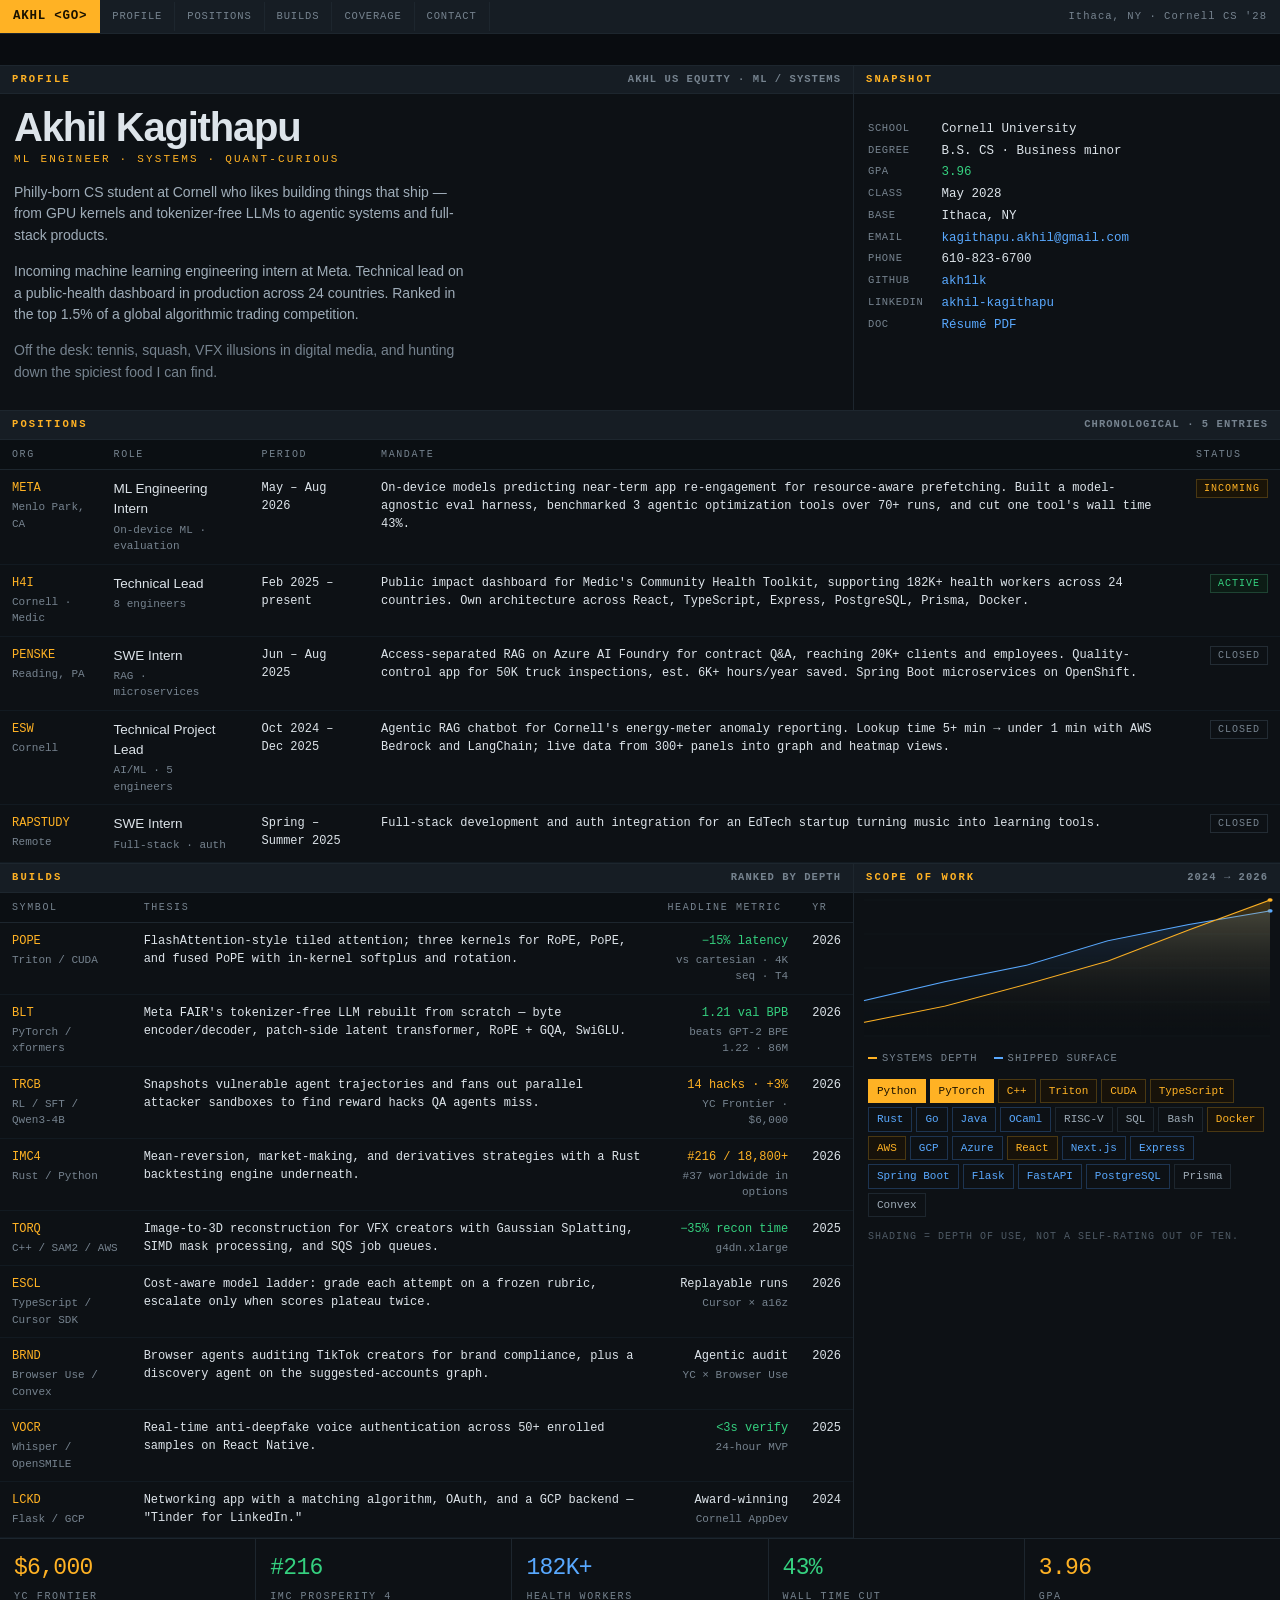
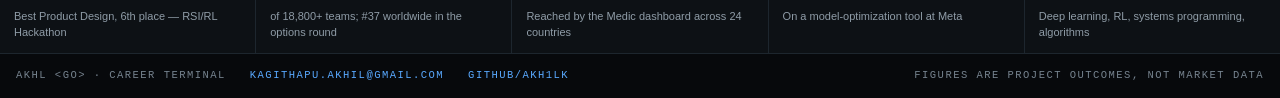
<file: designs/04-desk.html>
<!doctype html>
<html lang="en">
<head>
<meta charset="utf-8" />
<meta name="viewport" content="width=device-width, initial-scale=1" />
<title>AKHL &lt;GO&gt; — career terminal</title>
<style>
  :root{
    --bg:#07090c;
    --panel:#0d1115;
    --panel-2:#11161b;
    --hdr:#161d24;
    --edge:#1d262e;
    --fg:#dde4ea;
    --dim:#76838f;
    --amber:#ffb224;
    --up:#35d07f;
    --down:#ff5c5c;
    --blue:#59a9ff;
    --mono:"SF Mono",SFMono-Regular,Menlo,"PT Mono",Consolas,monospace;
    --sans:"Helvetica Neue",Helvetica,Arial,sans-serif;
  }
  *{box-sizing:border-box}
  body{margin:0;background:var(--bg);color:var(--fg);font-family:var(--mono);font-size:12.5px;line-height:1.5;
    -webkit-font-smoothing:antialiased}
  a{color:var(--blue);text-decoration:none}
  a:hover{color:var(--amber)}
  a:focus-visible{outline:1px solid var(--amber);outline-offset:2px}
  .mono-num{font-variant-numeric:tabular-nums}

  /* command bar */
  .cmd{display:flex;align-items:center;gap:0;border-bottom:1px solid var(--edge);background:var(--hdr);
    position:sticky;top:0;z-index:5;overflow-x:auto;white-space:nowrap}
  .cmd .tick{background:var(--amber);color:#1a1200;font-weight:700;padding:7px 13px;letter-spacing:.06em}
  .cmd .f{padding:7px 12px;color:var(--dim);border-right:1px solid var(--edge);letter-spacing:.08em;text-transform:uppercase;font-size:10.5px}
  .cmd .f:first-of-type{border-left:1px solid var(--edge)}
  .cmd .clock{margin-left:auto;padding:7px 13px;color:var(--dim);font-size:10.5px;letter-spacing:.1em}

  /* ticker tape */
  .tape{border-bottom:1px solid var(--edge);background:#090c10;overflow:hidden;padding:6px 0}
  .tape .run{display:inline-flex;gap:28px;white-space:nowrap;animation:slide 44s linear infinite;padding-left:100%}
  .tape span{color:var(--dim);font-size:11px;letter-spacing:.06em}
  .tape span b{color:var(--fg);font-weight:400}
  .tape span i{font-style:normal;color:var(--up)}
  @keyframes slide{to{transform:translateX(-100%)}}
  @media(prefers-reduced-motion:reduce){.tape .run{animation:none;padding-left:14px}}

  .grid{display:grid;grid-template-columns:minmax(0,1fr) minmax(0,1fr) minmax(0,1fr);gap:1px;background:var(--edge);
    border-bottom:1px solid var(--edge)}
  @media(max-width:1000px){.grid{grid-template-columns:minmax(0,1fr) minmax(0,1fr)}}
  @media(max-width:700px){.grid{grid-template-columns:1fr}}

  .p{background:var(--panel);min-width:0;display:flex;flex-direction:column}
  .p > h2{margin:0;background:var(--hdr);border-bottom:1px solid var(--edge);
    font-size:10.5px;letter-spacing:.2em;text-transform:uppercase;color:var(--amber);padding:6px 12px;font-weight:600;
    display:flex;justify-content:space-between;gap:10px}
  .p > h2 em{font-style:normal;color:var(--dim);letter-spacing:.1em}
  .p .in{padding:13px 14px}
  .span2{grid-column:span 2}
  .span3{grid-column:1/-1}
  @media(max-width:1000px){.span3,.span2{grid-column:1/-1}}

  /* profile panel */
  .name{font-family:var(--sans);font-size:clamp(26px,4vw,40px);line-height:1;letter-spacing:-.03em;font-weight:700;margin:0 0 4px}
  .class{color:var(--amber);font-size:11px;letter-spacing:.2em;text-transform:uppercase;margin-bottom:14px}
  .bio{color:#9fadb9;font-family:var(--sans);font-size:14px;line-height:1.55;max-width:58ch}
  .bio + .bio{margin-top:9px}

  /* key/value quote block */
  .q{display:grid;grid-template-columns:max-content 1fr;gap:3px 18px}
  .q dt{color:var(--dim);letter-spacing:.06em;text-transform:uppercase;font-size:10.5px;padding-top:1px}
  .q dd{margin:0;font-variant-numeric:tabular-nums}
  .q dd.up{color:var(--up)}
  .q dd.am{color:var(--amber)}

  /* tables */
  .tw{overflow-x:auto}
  table{width:100%;border-collapse:collapse;font-size:12px}
  th{text-align:left;color:var(--dim);font-weight:400;font-size:10px;letter-spacing:.16em;text-transform:uppercase;
    padding:7px 12px;border-bottom:1px solid var(--edge);background:#0b0f13;position:sticky;top:0}
  td{padding:9px 12px;border-bottom:1px solid #121a21;vertical-align:top}
  tr:hover td{background:var(--panel-2)}
  td.r{text-align:right;font-variant-numeric:tabular-nums}
  td .sym{color:var(--amber)}
  td .nm{font-family:var(--sans);font-size:13.5px}
  td .sub{color:var(--dim);font-size:11px;display:block;margin-top:2px}
  .pill{display:inline-block;padding:1px 7px;font-size:10px;letter-spacing:.1em;text-transform:uppercase;border:1px solid}
  .pill.live{color:var(--up);border-color:#1e4433;background:#0c1c15}
  .pill.done{color:var(--dim);border-color:#232c34}
  .pill.next{color:var(--amber);border-color:#4a3812;background:#1a1407}

  /* chart */
  canvas{display:block;width:100%;height:150px}
  .legend{display:flex;gap:16px;flex-wrap:wrap;padding:8px 14px 12px;color:var(--dim);font-size:10.5px;letter-spacing:.1em;text-transform:uppercase}
  .legend i{display:inline-block;width:9px;height:2px;vertical-align:middle;margin-right:5px}

  /* stat row */
  .stats{display:grid;grid-template-columns:repeat(auto-fit,minmax(150px,1fr));gap:1px;background:var(--edge)}
  .stat{background:var(--panel);padding:12px 14px}
  .stat .v{font-size:23px;letter-spacing:-.03em;font-variant-numeric:tabular-nums;color:var(--up)}
  .stat .v.am{color:var(--amber)}
  .stat .v.bl{color:var(--blue)}
  .stat .k{color:var(--dim);font-size:10px;letter-spacing:.16em;text-transform:uppercase;margin-top:4px}
  .stat .n{color:#8f9ca7;font-size:11px;margin-top:5px;line-height:1.45;font-family:var(--sans)}

  /* skill heat */
  .heat{display:flex;flex-wrap:wrap;gap:4px}
  .heat span{padding:3px 8px;font-size:11px;border:1px solid var(--edge);color:#9eabb6}
  .heat span.l5{color:#1a1200;background:var(--amber);border-color:var(--amber)}
  .heat span.l4{color:var(--amber);border-color:#4a3812;background:#17120a}
  .heat span.l3{color:var(--blue);border-color:#1d3451}

  footer{display:flex;flex-wrap:wrap;gap:14px 24px;padding:14px 16px;color:var(--dim);font-size:10.5px;
    letter-spacing:.14em;text-transform:uppercase;border-top:1px solid var(--edge)}
  footer .push{margin-left:auto}
  .hint{color:#4e5a65;font-size:10px;letter-spacing:.1em;text-transform:uppercase}
</style>
</head>
<body>

<div class="cmd">
  <span class="tick">AKHL &lt;GO&gt;</span>
  <span class="f">Profile</span>
  <span class="f">Positions</span>
  <span class="f">Builds</span>
  <span class="f">Coverage</span>
  <span class="f">Contact</span>
  <span class="clock">Ithaca, NY · Cornell CS '28</span>
</div>

<div class="tape" aria-hidden="true">
  <div class="run">
    <span><b>META</b> ML intern <i>incoming</i></span>
    <span><b>H4I</b> 182K health workers · 24 countries</span>
    <span><b>PENSKE</b> 50K trucks · <i>6K hrs/yr saved</i></span>
    <span><b>BLT</b> 1.21 val BPB @ 86M params</span>
    <span><b>POPE</b> fused triton · <i>−15% latency</i></span>
    <span><b>IMC4</b> #216 / 18,800+ · #37 options</span>
    <span><b>TRACEBACK</b> 14 reward hacks · <i>+3% SFT</i></span>
    <span><b>TORQUE</b> <i>−35% recon time</i></span>
    <span><b>ESW</b> 5 min → &lt;1 min lookup</span>
    <span><b>GPA</b> 3.96</span>
  </div>
</div>

<div class="grid">
  <section class="p span2">
    <h2>Profile <em>AKHL US EQUITY · ML / SYSTEMS</em></h2>
    <div class="in">
      <h1 class="name">Akhil Kagithapu</h1>
      <div class="class">ML engineer · systems · quant-curious</div>
      <p class="bio">Philly-born CS student at Cornell who likes building things that ship — from GPU kernels and tokenizer-free LLMs to agentic systems and full-stack products.</p>
      <p class="bio">Incoming machine learning engineering intern at Meta. Technical lead on a public-health dashboard in production across 24 countries. Ranked in the top 1.5% of a global algorithmic trading competition.</p>
      <p class="bio" style="color:var(--dim)">Off the desk: tennis, squash, VFX illusions in digital media, and hunting down the spiciest food I can find.</p>
    </div>
  </section>

  <section class="p">
    <h2>Snapshot</h2>
    <div class="in">
      <dl class="q">
        <dt>School</dt><dd>Cornell University</dd>
        <dt>Degree</dt><dd>B.S. CS · Business minor</dd>
        <dt>GPA</dt><dd class="up">3.96</dd>
        <dt>Class</dt><dd>May 2028</dd>
        <dt>Base</dt><dd>Ithaca, NY</dd>
        <dt>Email</dt><dd><a href="mailto:kagithapu.akhil@gmail.com">kagithapu.akhil@gmail.com</a></dd>
        <dt>Phone</dt><dd>610-823-6700</dd>
        <dt>GitHub</dt><dd><a href="https://github.com/akh1lk">akh1lk</a></dd>
        <dt>LinkedIn</dt><dd><a href="https://linkedin.com/in/akhil-kagithapu">akhil-kagithapu</a></dd>
        <dt>Doc</dt><dd class="am"><a href="https://drive.google.com/file/d/1Xj8y1tuMrDWrCt6oiF7NgFf34yKu3gAj/view?usp=sharing">Résumé PDF</a></dd>
      </dl>
    </div>
  </section>
</div>

<div class="grid">
  <section class="p span3">
    <h2>Positions <em>Chronological · 5 entries</em></h2>
    <div class="tw">
      <table>
        <thead>
          <tr><th>Org</th><th>Role</th><th>Period</th><th>Mandate</th><th class="r">Status</th></tr>
        </thead>
        <tbody>
          <tr>
            <td><span class="sym">META</span><span class="sub">Menlo Park, CA</span></td>
            <td><span class="nm">ML Engineering Intern</span><span class="sub">On-device ML · evaluation</span></td>
            <td class="mono-num">May – Aug 2026</td>
            <td>On-device models predicting near-term app re-engagement for resource-aware prefetching. Built a model-agnostic eval harness, benchmarked 3 agentic optimization tools over 70+ runs, and cut one tool's wall time 43%.</td>
            <td class="r"><span class="pill next">Incoming</span></td>
          </tr>
          <tr>
            <td><span class="sym">H4I</span><span class="sub">Cornell · Medic</span></td>
            <td><span class="nm">Technical Lead</span><span class="sub">8 engineers</span></td>
            <td class="mono-num">Feb 2025 – present</td>
            <td>Public impact dashboard for Medic's Community Health Toolkit, supporting 182K+ health workers across 24 countries. Own architecture across React, TypeScript, Express, PostgreSQL, Prisma, Docker.</td>
            <td class="r"><span class="pill live">Active</span></td>
          </tr>
          <tr>
            <td><span class="sym">PENSKE</span><span class="sub">Reading, PA</span></td>
            <td><span class="nm">SWE Intern</span><span class="sub">RAG · microservices</span></td>
            <td class="mono-num">Jun – Aug 2025</td>
            <td>Access-separated RAG on Azure AI Foundry for contract Q&amp;A, reaching 20K+ clients and employees. Quality-control app for 50K truck inspections, est. 6K+ hours/year saved. Spring Boot microservices on OpenShift.</td>
            <td class="r"><span class="pill done">Closed</span></td>
          </tr>
          <tr>
            <td><span class="sym">ESW</span><span class="sub">Cornell</span></td>
            <td><span class="nm">Technical Project Lead</span><span class="sub">AI/ML · 5 engineers</span></td>
            <td class="mono-num">Oct 2024 – Dec 2025</td>
            <td>Agentic RAG chatbot for Cornell's energy-meter anomaly reporting. Lookup time 5+ min → under 1 min with AWS Bedrock and LangChain; live data from 300+ panels into graph and heatmap views.</td>
            <td class="r"><span class="pill done">Closed</span></td>
          </tr>
          <tr>
            <td><span class="sym">RAPSTUDY</span><span class="sub">Remote</span></td>
            <td><span class="nm">SWE Intern</span><span class="sub">Full-stack · auth</span></td>
            <td class="mono-num">Spring – Summer 2025</td>
            <td>Full-stack development and auth integration for an EdTech startup turning music into learning tools.</td>
            <td class="r"><span class="pill done">Closed</span></td>
          </tr>
        </tbody>
      </table>
    </div>
  </section>
</div>

<div class="grid">
  <section class="p span2">
    <h2>Builds <em>Ranked by depth</em></h2>
    <div class="tw">
      <table>
        <thead><tr><th>Symbol</th><th>Thesis</th><th class="r">Headline metric</th><th class="r">Yr</th></tr></thead>
        <tbody>
          <tr>
            <td><a class="sym" href="https://github.com/akh1lk/pope-fused-triton">POPE</a><span class="sub">Triton / CUDA</span></td>
            <td>FlashAttention-style tiled attention; three kernels for RoPE, PoPE, and fused PoPE with in-kernel softplus and rotation.</td>
            <td class="r" style="color:var(--up)">−15% latency<span class="sub">vs cartesian · 4K seq · T4</span></td>
            <td class="r">2026</td>
          </tr>
          <tr>
            <td><a class="sym" href="https://github.com/laerdon/blt-replication">BLT</a><span class="sub">PyTorch / xformers</span></td>
            <td>Meta FAIR's tokenizer-free LLM rebuilt from scratch — byte encoder/decoder, patch-side latent transformer, RoPE + GQA, SwiGLU.</td>
            <td class="r" style="color:var(--up)">1.21 val BPB<span class="sub">beats GPT-2 BPE 1.22 · 86M</span></td>
            <td class="r">2026</td>
          </tr>
          <tr>
            <td><a class="sym" href="https://github.com/ashtonchew/traceback">TRCB</a><span class="sub">RL / SFT / Qwen3-4B</span></td>
            <td>Snapshots vulnerable agent trajectories and fans out parallel attacker sandboxes to find reward hacks QA agents miss.</td>
            <td class="r" style="color:var(--amber)">14 hacks · +3%<span class="sub">YC Frontier · $6,000</span></td>
            <td class="r">2026</td>
          </tr>
          <tr>
            <td><a class="sym" href="https://github.com/ezrakoreen/imc-prosperity-4">IMC4</a><span class="sub">Rust / Python</span></td>
            <td>Mean-reversion, market-making, and derivatives strategies with a Rust backtesting engine underneath.</td>
            <td class="r" style="color:var(--amber)">#216 / 18,800+<span class="sub">#37 worldwide in options</span></td>
            <td class="r">2026</td>
          </tr>
          <tr>
            <td><a class="sym" href="https://github.com/akh1lk/torque">TORQ</a><span class="sub">C++ / SAM2 / AWS</span></td>
            <td>Image-to-3D reconstruction for VFX creators with Gaussian Splatting, SIMD mask processing, and SQS job queues.</td>
            <td class="r" style="color:var(--up)">−35% recon time<span class="sub">g4dn.xlarge</span></td>
            <td class="r">2025</td>
          </tr>
          <tr>
            <td><a class="sym" href="https://github.com/khuhub/cursor-escalate">ESCL</a><span class="sub">TypeScript / Cursor SDK</span></td>
            <td>Cost-aware model ladder: grade each attempt on a frozen rubric, escalate only when scores plateau twice.</td>
            <td class="r">Replayable runs<span class="sub">Cursor × a16z</span></td>
            <td class="r">2026</td>
          </tr>
          <tr>
            <td><a class="sym" href="https://github.com/khuhub/brandr">BRND</a><span class="sub">Browser Use / Convex</span></td>
            <td>Browser agents auditing TikTok creators for brand compliance, plus a discovery agent on the suggested-accounts graph.</td>
            <td class="r">Agentic audit<span class="sub">YC × Browser Use</span></td>
            <td class="r">2026</td>
          </tr>
          <tr>
            <td><a class="sym" href="https://github.com/akh1lk/vocera">VOCR</a><span class="sub">Whisper / OpenSMILE</span></td>
            <td>Real-time anti-deepfake voice authentication across 50+ enrolled samples on React Native.</td>
            <td class="r" style="color:var(--up)">&lt;3s verify<span class="sub">24-hour MVP</span></td>
            <td class="r">2025</td>
          </tr>
          <tr>
            <td><a class="sym" href="https://github.com/akh1lk/LockedIn">LCKD</a><span class="sub">Flask / GCP</span></td>
            <td>Networking app with a matching algorithm, OAuth, and a GCP backend — "Tinder for LinkedIn."</td>
            <td class="r">Award-winning<span class="sub">Cornell AppDev</span></td>
            <td class="r">2024</td>
          </tr>
        </tbody>
      </table>
    </div>
  </section>

  <section class="p">
    <h2>Scope of work <em>2024 → 2026</em></h2>
    <canvas id="chart" width="600" height="300" role="img" aria-label="Area chart showing growth in systems depth and shipped surface area from 2024 to 2026"></canvas>
    <div class="legend">
      <span><i style="background:var(--amber)"></i>Systems depth</span>
      <span><i style="background:var(--blue)"></i>Shipped surface</span>
    </div>
    <div class="in" style="padding-top:0">
      <div class="heat">
        <span class="l5">Python</span><span class="l5">PyTorch</span><span class="l4">C++</span><span class="l4">Triton</span>
        <span class="l4">CUDA</span><span class="l4">TypeScript</span><span class="l3">Rust</span><span class="l3">Go</span>
        <span class="l3">Java</span><span class="l3">OCaml</span><span>RISC-V</span><span>SQL</span><span>Bash</span>
        <span class="l4">Docker</span><span class="l4">AWS</span><span class="l3">GCP</span><span class="l3">Azure</span>
        <span class="l4">React</span><span class="l3">Next.js</span><span class="l3">Express</span><span class="l3">Spring Boot</span>
        <span class="l3">Flask</span><span class="l3">FastAPI</span><span class="l3">PostgreSQL</span><span>Prisma</span><span>Convex</span>
      </div>
      <p class="hint" style="margin:12px 0 0">Shading = depth of use, not a self-rating out of ten.</p>
    </div>
  </section>
</div>

<div class="stats">
  <div class="stat"><div class="v am">$6,000</div><div class="k">YC Frontier</div><div class="n">Best Product Design, 6th place — RSI/RL Hackathon</div></div>
  <div class="stat"><div class="v">#216</div><div class="k">IMC Prosperity 4</div><div class="n">of 18,800+ teams; #37 worldwide in the options round</div></div>
  <div class="stat"><div class="v bl">182K+</div><div class="k">Health workers</div><div class="n">Reached by the Medic dashboard across 24 countries</div></div>
  <div class="stat"><div class="v">43%</div><div class="k">Wall time cut</div><div class="n">On a model-optimization tool at Meta</div></div>
  <div class="stat"><div class="v am">3.96</div><div class="k">GPA</div><div class="n">Deep learning, RL, systems programming, algorithms</div></div>
</div>

<footer>
  <span>AKHL &lt;GO&gt; · career terminal</span>
  <span><a href="mailto:kagithapu.akhil@gmail.com">kagithapu.akhil@gmail.com</a></span>
  <span><a href="https://github.com/akh1lk">github/akh1lk</a></span>
  <span class="push">Figures are project outcomes, not market data</span>
</footer>

<script>
  const cv = document.getElementById('chart');
  const ctx = cv.getContext('2d');
  const W = cv.width, H = cv.height, PAD = 14;
  // one point per term, 2024 H2 -> 2026 H2
  const depth   = [0.10, 0.22, 0.38, 0.55, 0.78, 1.00];
  const surface = [0.26, 0.40, 0.52, 0.70, 0.82, 0.92];
  const xs = i => PAD + (W - PAD * 2) * (i / (depth.length - 1));
  const ys = v => H - PAD - (H - PAD * 2) * v;

  ctx.strokeStyle = '#141c23'; ctx.lineWidth = 1;
  for (let g = 0; g <= 4; g++) {
    const y = PAD + (H - PAD * 2) * (g / 4);
    ctx.beginPath(); ctx.moveTo(PAD, y); ctx.lineTo(W - PAD, y); ctx.stroke();
  }

  function series(data, color, fillTop) {
    ctx.beginPath();
    data.forEach((v, i) => i ? ctx.lineTo(xs(i), ys(v)) : ctx.moveTo(xs(i), ys(v)));
    const grad = ctx.createLinearGradient(0, PAD, 0, H);
    grad.addColorStop(0, fillTop); grad.addColorStop(1, 'rgba(0,0,0,0)');
    ctx.save();
    ctx.lineTo(W - PAD, H - PAD); ctx.lineTo(PAD, H - PAD); ctx.closePath();
    ctx.fillStyle = grad; ctx.fill();
    ctx.restore();
    ctx.beginPath();
    data.forEach((v, i) => i ? ctx.lineTo(xs(i), ys(v)) : ctx.moveTo(xs(i), ys(v)));
    ctx.strokeStyle = color; ctx.lineWidth = 2; ctx.stroke();
    // emphasized endpoint
    const li = data.length - 1;
    ctx.beginPath(); ctx.arc(xs(li), ys(data[li]), 3.5, 0, Math.PI * 2);
    ctx.fillStyle = color; ctx.fill();
  }
  series(surface, '#59a9ff', 'rgba(89,169,255,0.20)');
  series(depth, '#ffb224', 'rgba(255,178,36,0.22)');
</script>
</body>
</html>
</file>
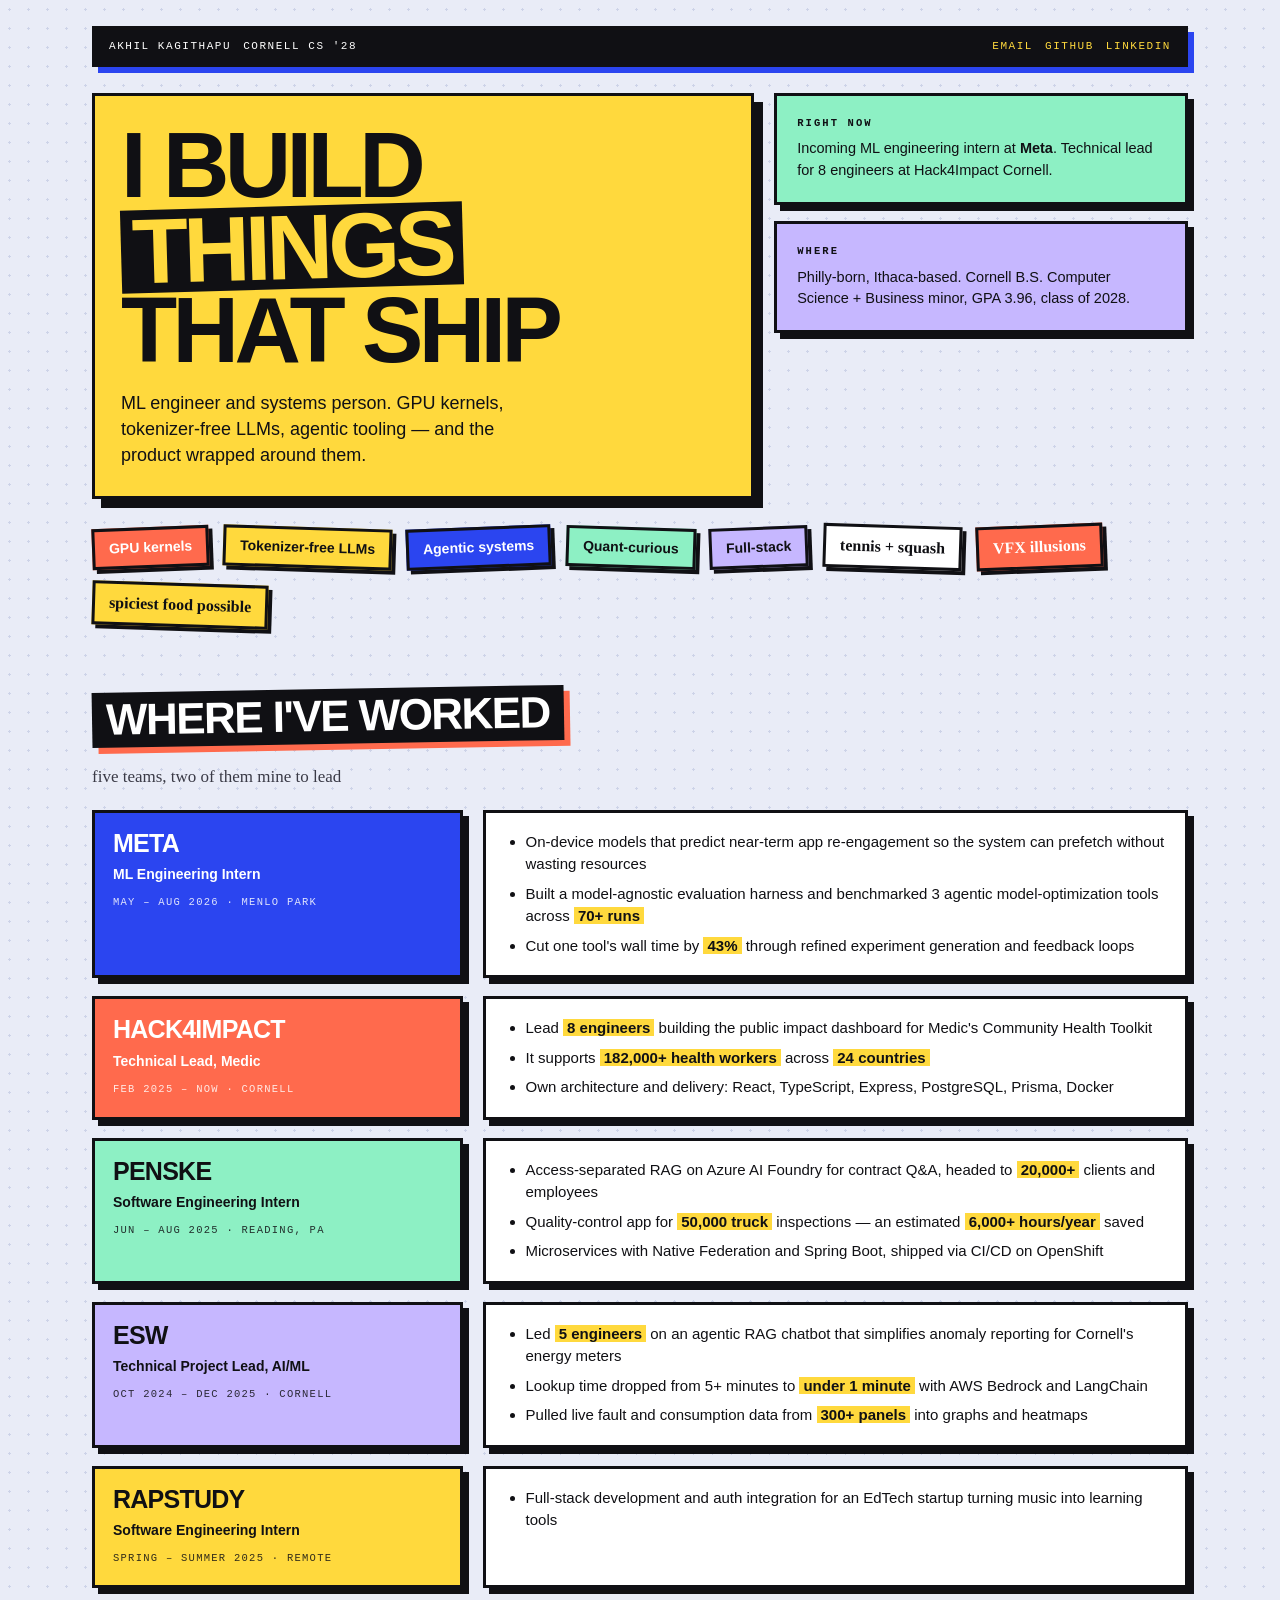
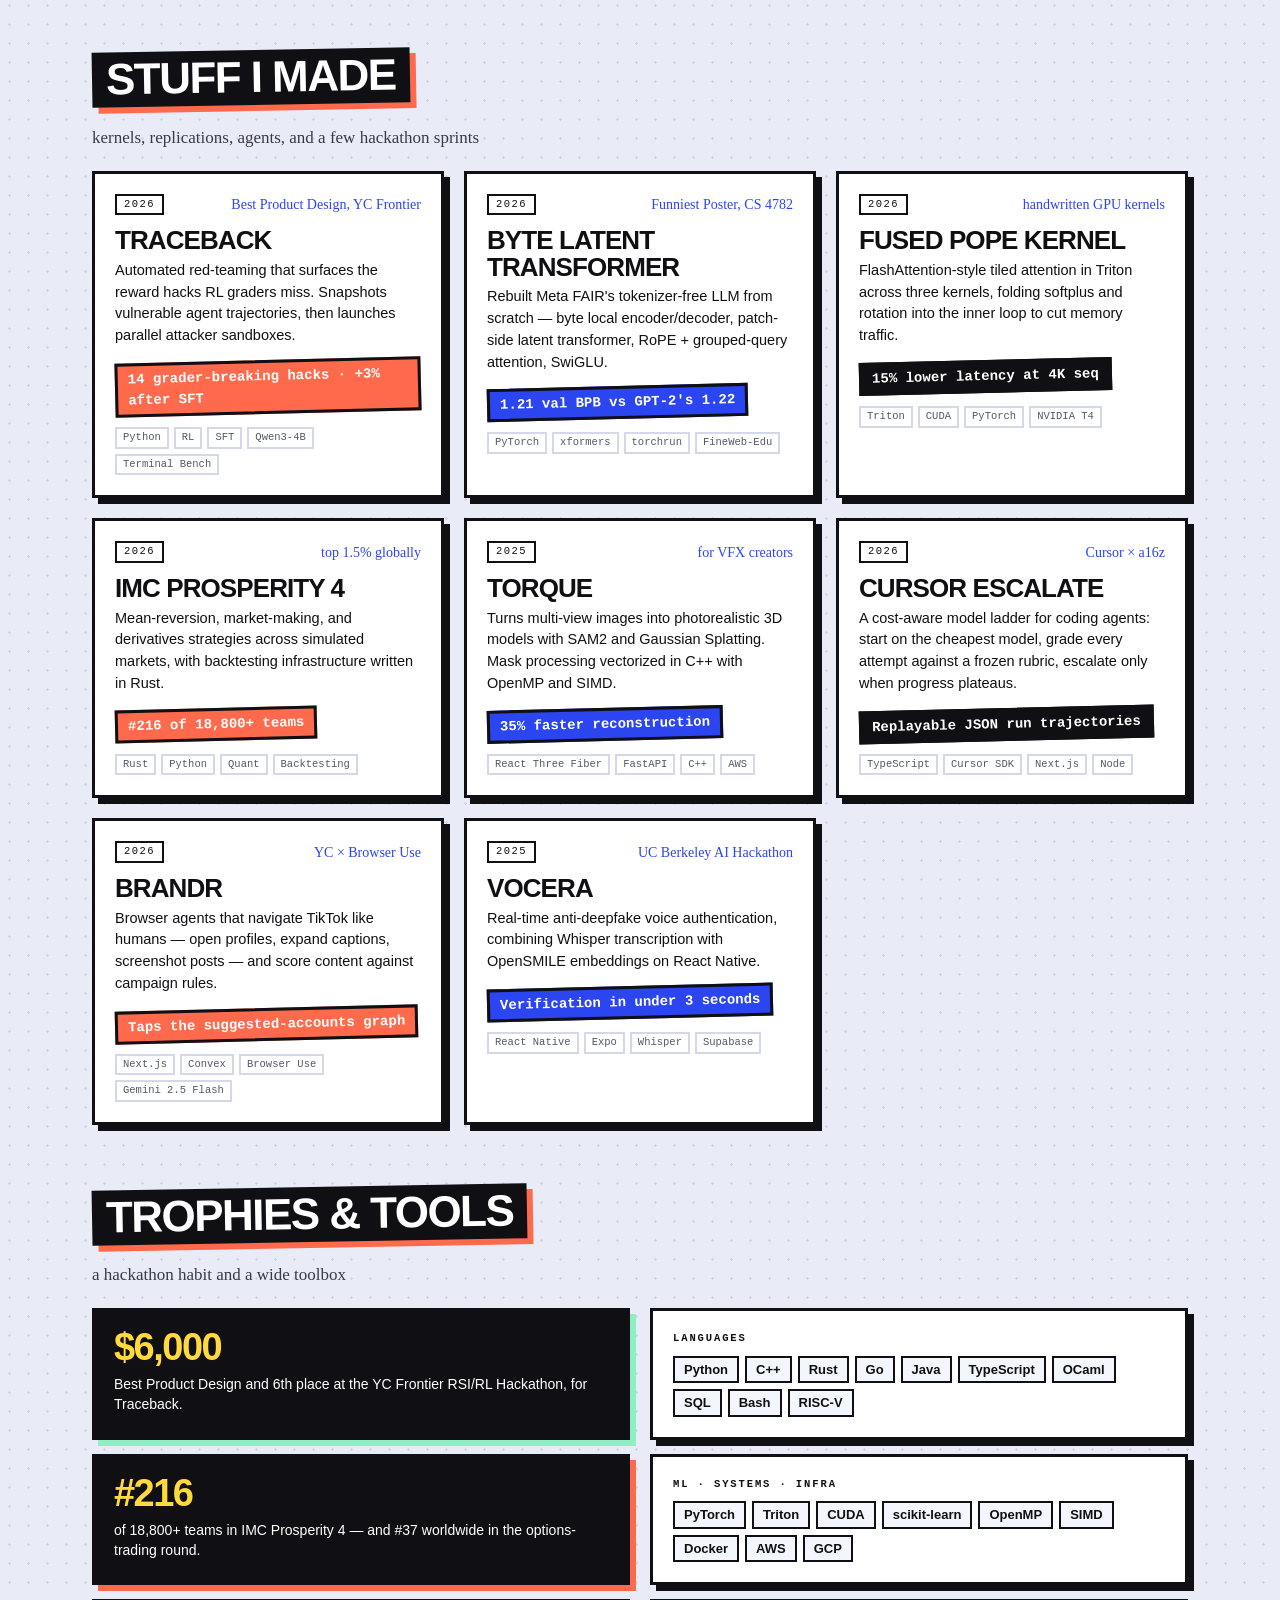
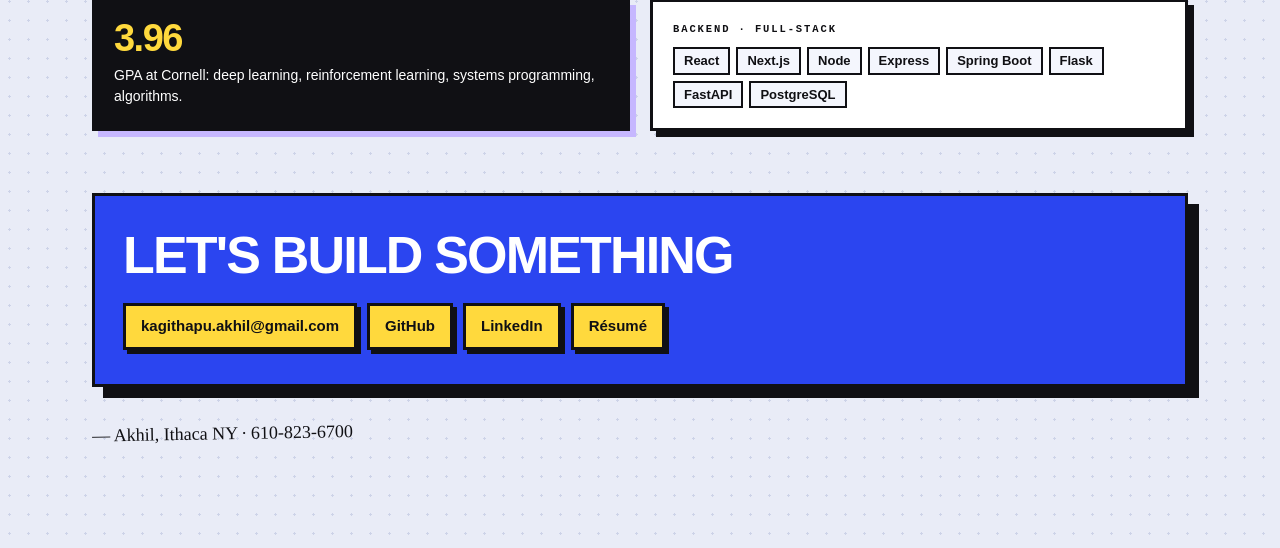
<file: designs/05-sticker.html>
<!doctype html>
<html lang="en">
<head>
<meta charset="utf-8" />
<meta name="viewport" content="width=device-width, initial-scale=1" />
<title>Akhil's sticker wall</title>
<style>
  :root{
    --paper:#e9ecf7;
    --ink:#101014;
    --blue:#2b45f0;
    --yellow:#ffd93d;
    --coral:#ff6a4d;
    --mint:#8df0c4;
    --lilac:#c6b7ff;
    --sans:"Helvetica Neue",Helvetica,Arial,sans-serif;
    --hand:"Marker Felt","Bradley Hand","Comic Sans MS",cursive;
    --mono:"SF Mono",Menlo,monospace;
    --b:3px solid var(--ink);
  }
  *{box-sizing:border-box}
  body{
    margin:0;background:var(--paper);color:var(--ink);font-family:var(--sans);font-size:15px;line-height:1.5;
    background-image:radial-gradient(#cdd3e8 1.4px,transparent 1.4px);
    background-size:19px 19px;
    -webkit-font-smoothing:antialiased;
  }
  .wrap{max-width:1140px;margin:0 auto;padding:26px 22px 90px}
  a{color:inherit}
  :focus-visible{outline:3px solid var(--blue);outline-offset:3px}

  .card{background:#fff;border:var(--b);box-shadow:6px 6px 0 var(--ink);padding:20px}
  .card.flat{box-shadow:4px 4px 0 var(--ink)}

  /* top bar */
  .bar{display:flex;align-items:center;gap:12px;flex-wrap:wrap;background:var(--ink);color:#fff;border:var(--b);
    box-shadow:6px 6px 0 var(--blue);padding:9px 14px;font-family:var(--mono);font-size:11px;
    letter-spacing:.14em;text-transform:uppercase}
  .bar .push{margin-left:auto}
  .bar a{color:var(--yellow);text-decoration:none;border-bottom:2px solid transparent}
  .bar a:hover{border-bottom-color:var(--yellow)}

  /* hero */
  .hero{display:grid;grid-template-columns:minmax(0,1.6fr) minmax(0,1fr);gap:20px;margin-top:26px;align-items:start}
  @media(max-width:860px){.hero{grid-template-columns:1fr}}
  .hero .main{background:var(--yellow);border:var(--b);box-shadow:9px 9px 0 var(--ink);padding:28px 26px}
  h1{font-size:clamp(42px,9vw,92px);line-height:.9;letter-spacing:-.05em;margin:0;font-weight:800;text-transform:uppercase;text-wrap:balance}
  h1 .u{display:inline-block;background:var(--ink);color:var(--yellow);padding:0 .12em;transform:rotate(-1.6deg)}
  .hero .main p{font-size:18px;line-height:1.45;margin:18px 0 0;max-width:40ch;font-weight:500}
  .hero .side{display:grid;gap:16px}
  .hero .side .card{background:var(--mint)}
  .hero .side .card.b2{background:var(--lilac)}
  .hero .side h3{margin:0 0 7px;font-family:var(--mono);font-size:10.5px;letter-spacing:.2em;text-transform:uppercase}
  .hero .side p{margin:0;font-size:14.5px;line-height:1.5}

  /* sticker scatter */
  .stickers{display:flex;flex-wrap:wrap;gap:14px;margin-top:26px;align-items:center}
  .st{border:var(--b);box-shadow:4px 4px 0 var(--ink);padding:7px 14px;font-weight:700;font-size:14px;
    background:#fff;transition:transform .16s ease,box-shadow .16s ease}
  .st:nth-child(odd){transform:rotate(-2.2deg)}
  .st:nth-child(even){transform:rotate(1.8deg)}
  .st:hover{transform:rotate(0) translate(-2px,-2px);box-shadow:7px 7px 0 var(--ink)}
  .st.c1{background:var(--coral);color:#fff}
  .st.c2{background:var(--blue);color:#fff}
  .st.c3{background:var(--mint)}
  .st.c4{background:var(--yellow)}
  .st.c5{background:var(--lilac)}
  .st .em{font-family:var(--hand);font-size:16px}

  h2{font-size:clamp(27px,4.6vw,44px);line-height:.98;letter-spacing:-.035em;text-transform:uppercase;font-weight:800;
    margin:62px 0 6px;display:inline-block;background:var(--ink);color:#fff;padding:5px 14px 7px;
    box-shadow:6px 6px 0 var(--coral);transform:rotate(-1deg)}
  .sublabel{font-family:var(--hand);font-size:17px;margin:14px 0 20px;color:#3a3a46}

  /* work */
  .jobs{display:grid;gap:18px}
  .job{display:grid;grid-template-columns:minmax(0,1fr) minmax(0,1.9fr);gap:20px}
  @media(max-width:820px){.job{grid-template-columns:1fr;gap:12px}}
  .job .who{background:var(--blue);color:#fff;border:var(--b);box-shadow:6px 6px 0 var(--ink);padding:18px}
  .job:nth-child(2) .who{background:var(--coral)}
  .job:nth-child(3) .who{background:var(--mint);color:var(--ink)}
  .job:nth-child(4) .who{background:var(--lilac);color:var(--ink)}
  .job:nth-child(5) .who{background:var(--yellow);color:var(--ink)}
  .job .who h3{margin:0;font-size:25px;line-height:1.02;letter-spacing:-.03em;text-transform:uppercase;font-weight:800}
  .job .who .role{margin:8px 0 0;font-size:14px;font-weight:600}
  .job .who .when{margin:10px 0 0;font-family:var(--mono);font-size:10.5px;letter-spacing:.12em;text-transform:uppercase;opacity:.85}
  .job .what{background:#fff;border:var(--b);box-shadow:6px 6px 0 var(--ink);padding:18px 20px}
  .job ul{margin:0;padding-left:1.3em}
  .job li{margin-bottom:7px;line-height:1.5}
  .job li:last-child{margin-bottom:0}
  .job li b{background:var(--yellow);padding:0 4px;font-weight:700;box-decoration-break:clone}

  /* projects */
  .projs{display:grid;grid-template-columns:repeat(auto-fit,minmax(290px,1fr));gap:20px}
  .pj{display:block;text-decoration:none;background:#fff;border:var(--b);box-shadow:6px 6px 0 var(--ink);
    padding:20px;transition:transform .16s ease,box-shadow .16s ease}
  .pj:hover{transform:translate(-3px,-3px);box-shadow:10px 10px 0 var(--ink)}
  .pj .tagrow{display:flex;justify-content:space-between;gap:10px;align-items:center;margin-bottom:12px}
  .pj .yr{font-family:var(--mono);font-size:10.5px;letter-spacing:.14em;border:2px solid var(--ink);padding:1px 7px}
  .pj .prize{font-family:var(--hand);font-size:14px;color:var(--blue)}
  .pj h3{margin:0 0 6px;font-size:26px;line-height:1.02;letter-spacing:-.035em;text-transform:uppercase;font-weight:800}
  .pj p{margin:0 0 13px;font-size:14.5px;line-height:1.5}
  .pj .big{display:inline-block;background:var(--coral);color:#fff;border:var(--b);padding:3px 10px;
    font-family:var(--mono);font-size:14px;font-weight:700;transform:rotate(-1.4deg)}
  .pj.alt .big{background:var(--blue)}
  .pj.alt2 .big{background:var(--ink)}
  .pj .stack{margin-top:13px;display:flex;flex-wrap:wrap;gap:5px}
  .pj .stack span{font-family:var(--mono);font-size:10.5px;border:2px solid #d4d8e8;padding:1px 6px;color:#53586b}

  /* awards + skills */
  .two{display:grid;grid-template-columns:minmax(0,1fr) minmax(0,1fr);gap:20px}
  @media(max-width:820px){.two{grid-template-columns:1fr}}
  .wins{display:grid;gap:14px}
  .win{background:var(--ink);color:#fff;border:var(--b);box-shadow:6px 6px 0 var(--mint);padding:17px 19px}
  .win .n{font-size:38px;line-height:1;letter-spacing:-.04em;font-weight:800;color:var(--yellow)}
  .win p{margin:8px 0 0;font-size:14px;line-height:1.45}
  .win:nth-child(2){box-shadow:6px 6px 0 var(--coral)}
  .win:nth-child(3){box-shadow:6px 6px 0 var(--lilac)}
  .skillbox h4{margin:0 0 9px;font-family:var(--mono);font-size:10.5px;letter-spacing:.18em;text-transform:uppercase}
  .skillbox{display:grid;gap:14px}
  .skillbox .card{background:#fff}
  .pills{display:flex;flex-wrap:wrap;gap:6px}
  .pills span{border:2px solid var(--ink);padding:2px 9px;font-size:13px;font-weight:600;background:#f4f6fd}

  /* footer cta */
  .cta{margin-top:62px;background:var(--blue);color:#fff;border:var(--b);box-shadow:11px 11px 0 var(--ink);
    padding:34px 28px;display:flex;flex-wrap:wrap;gap:22px;align-items:center;justify-content:space-between}
  .cta h2{margin:0;background:none;box-shadow:none;transform:none;padding:0;color:#fff;font-size:clamp(28px,5.4vw,52px)}
  .cta .links{display:flex;flex-wrap:wrap;gap:10px}
  .cta .links a{background:var(--yellow);color:var(--ink);border:var(--b);box-shadow:4px 4px 0 var(--ink);
    padding:9px 15px;font-weight:700;text-decoration:none;transition:transform .14s,box-shadow .14s}
  .cta .links a:hover{transform:translate(-2px,-2px);box-shadow:7px 7px 0 var(--ink)}
  .signoff{font-family:var(--hand);font-size:18px;margin-top:26px;transform:rotate(-1deg)}
</style>
</head>
<body>
<div class="wrap">
  <div class="bar">
    <span>Akhil Kagithapu</span>
    <span>Cornell CS '28</span>
    <span class="push"><a href="mailto:kagithapu.akhil@gmail.com">Email</a></span>
    <span><a href="https://github.com/akh1lk">GitHub</a></span>
    <span><a href="https://linkedin.com/in/akhil-kagithapu">LinkedIn</a></span>
  </div>

  <div class="hero">
    <div class="main">
      <h1>I build<br /><span class="u">things</span><br />that ship</h1>
      <p>ML engineer and systems person. GPU kernels, tokenizer-free LLMs, agentic tooling — and the product wrapped around them.</p>
    </div>
    <div class="side">
      <div class="card">
        <h3>Right now</h3>
        <p>Incoming ML engineering intern at <strong>Meta</strong>. Technical lead for 8 engineers at Hack4Impact Cornell.</p>
      </div>
      <div class="card b2">
        <h3>Where</h3>
        <p>Philly-born, Ithaca-based. Cornell B.S. Computer Science + Business minor, GPA 3.96, class of 2028.</p>
      </div>
    </div>
  </div>

  <div class="stickers">
    <span class="st c1">GPU kernels</span>
    <span class="st c4">Tokenizer-free LLMs</span>
    <span class="st c2">Agentic systems</span>
    <span class="st c3">Quant-curious</span>
    <span class="st c5">Full-stack</span>
    <span class="st"><span class="em">tennis + squash</span></span>
    <span class="st c1"><span class="em">VFX illusions</span></span>
    <span class="st c4"><span class="em">spiciest food possible</span></span>
  </div>

  <h2>Where I've worked</h2>
  <p class="sublabel">five teams, two of them mine to lead</p>
  <div class="jobs">
    <div class="job">
      <div class="who"><h3>Meta</h3><p class="role">ML Engineering Intern</p><p class="when">May – Aug 2026 · Menlo Park</p></div>
      <div class="what"><ul>
        <li>On-device models that predict near-term app re-engagement so the system can prefetch without wasting resources</li>
        <li>Built a model-agnostic evaluation harness and benchmarked 3 agentic model-optimization tools across <b>70+ runs</b></li>
        <li>Cut one tool's wall time by <b>43%</b> through refined experiment generation and feedback loops</li>
      </ul></div>
    </div>
    <div class="job">
      <div class="who"><h3>Hack4Impact</h3><p class="role">Technical Lead, Medic</p><p class="when">Feb 2025 – now · Cornell</p></div>
      <div class="what"><ul>
        <li>Lead <b>8 engineers</b> building the public impact dashboard for Medic's Community Health Toolkit</li>
        <li>It supports <b>182,000+ health workers</b> across <b>24 countries</b></li>
        <li>Own architecture and delivery: React, TypeScript, Express, PostgreSQL, Prisma, Docker</li>
      </ul></div>
    </div>
    <div class="job">
      <div class="who"><h3>Penske</h3><p class="role">Software Engineering Intern</p><p class="when">Jun – Aug 2025 · Reading, PA</p></div>
      <div class="what"><ul>
        <li>Access-separated RAG on Azure AI Foundry for contract Q&amp;A, headed to <b>20,000+</b> clients and employees</li>
        <li>Quality-control app for <b>50,000 truck</b> inspections — an estimated <b>6,000+ hours/year</b> saved</li>
        <li>Microservices with Native Federation and Spring Boot, shipped via CI/CD on OpenShift</li>
      </ul></div>
    </div>
    <div class="job">
      <div class="who"><h3>ESW</h3><p class="role">Technical Project Lead, AI/ML</p><p class="when">Oct 2024 – Dec 2025 · Cornell</p></div>
      <div class="what"><ul>
        <li>Led <b>5 engineers</b> on an agentic RAG chatbot that simplifies anomaly reporting for Cornell's energy meters</li>
        <li>Lookup time dropped from 5+ minutes to <b>under 1 minute</b> with AWS Bedrock and LangChain</li>
        <li>Pulled live fault and consumption data from <b>300+ panels</b> into graphs and heatmaps</li>
      </ul></div>
    </div>
    <div class="job">
      <div class="who"><h3>RapStudy</h3><p class="role">Software Engineering Intern</p><p class="when">Spring – Summer 2025 · Remote</p></div>
      <div class="what"><ul><li>Full-stack development and auth integration for an EdTech startup turning music into learning tools</li></ul></div>
    </div>
  </div>

  <h2>Stuff I made</h2>
  <p class="sublabel">kernels, replications, agents, and a few hackathon sprints</p>
  <div class="projs">
    <a class="pj" href="https://github.com/ashtonchew/traceback">
      <div class="tagrow"><span class="yr">2026</span><span class="prize">Best Product Design, YC Frontier</span></div>
      <h3>Traceback</h3>
      <p>Automated red-teaming that surfaces the reward hacks RL graders miss. Snapshots vulnerable agent trajectories, then launches parallel attacker sandboxes.</p>
      <span class="big">14 grader-breaking hacks · +3% after SFT</span>
      <div class="stack"><span>Python</span><span>RL</span><span>SFT</span><span>Qwen3-4B</span><span>Terminal Bench</span></div>
    </a>
    <a class="pj alt" href="https://github.com/laerdon/blt-replication">
      <div class="tagrow"><span class="yr">2026</span><span class="prize">Funniest Poster, CS 4782</span></div>
      <h3>Byte Latent Transformer</h3>
      <p>Rebuilt Meta FAIR's tokenizer-free LLM from scratch — byte local encoder/decoder, patch-side latent transformer, RoPE + grouped-query attention, SwiGLU.</p>
      <span class="big">1.21 val BPB vs GPT-2's 1.22</span>
      <div class="stack"><span>PyTorch</span><span>xformers</span><span>torchrun</span><span>FineWeb-Edu</span></div>
    </a>
    <a class="pj alt2" href="https://github.com/akh1lk/pope-fused-triton">
      <div class="tagrow"><span class="yr">2026</span><span class="prize">handwritten GPU kernels</span></div>
      <h3>Fused PoPE Kernel</h3>
      <p>FlashAttention-style tiled attention in Triton across three kernels, folding softplus and rotation into the inner loop to cut memory traffic.</p>
      <span class="big">15% lower latency at 4K seq</span>
      <div class="stack"><span>Triton</span><span>CUDA</span><span>PyTorch</span><span>NVIDIA T4</span></div>
    </a>
    <a class="pj" href="https://github.com/ezrakoreen/imc-prosperity-4">
      <div class="tagrow"><span class="yr">2026</span><span class="prize">top 1.5% globally</span></div>
      <h3>IMC Prosperity 4</h3>
      <p>Mean-reversion, market-making, and derivatives strategies across simulated markets, with backtesting infrastructure written in Rust.</p>
      <span class="big">#216 of 18,800+ teams</span>
      <div class="stack"><span>Rust</span><span>Python</span><span>Quant</span><span>Backtesting</span></div>
    </a>
    <a class="pj alt" href="https://github.com/akh1lk/torque">
      <div class="tagrow"><span class="yr">2025</span><span class="prize">for VFX creators</span></div>
      <h3>Torque</h3>
      <p>Turns multi-view images into photorealistic 3D models with SAM2 and Gaussian Splatting. Mask processing vectorized in C++ with OpenMP and SIMD.</p>
      <span class="big">35% faster reconstruction</span>
      <div class="stack"><span>React Three Fiber</span><span>FastAPI</span><span>C++</span><span>AWS</span></div>
    </a>
    <a class="pj alt2" href="https://github.com/khuhub/cursor-escalate">
      <div class="tagrow"><span class="yr">2026</span><span class="prize">Cursor × a16z</span></div>
      <h3>Cursor Escalate</h3>
      <p>A cost-aware model ladder for coding agents: start on the cheapest model, grade every attempt against a frozen rubric, escalate only when progress plateaus.</p>
      <span class="big">Replayable JSON run trajectories</span>
      <div class="stack"><span>TypeScript</span><span>Cursor SDK</span><span>Next.js</span><span>Node</span></div>
    </a>
    <a class="pj" href="https://github.com/khuhub/brandr">
      <div class="tagrow"><span class="yr">2026</span><span class="prize">YC × Browser Use</span></div>
      <h3>Brandr</h3>
      <p>Browser agents that navigate TikTok like humans — open profiles, expand captions, screenshot posts — and score content against campaign rules.</p>
      <span class="big">Taps the suggested-accounts graph</span>
      <div class="stack"><span>Next.js</span><span>Convex</span><span>Browser Use</span><span>Gemini 2.5 Flash</span></div>
    </a>
    <a class="pj alt" href="https://github.com/akh1lk/vocera">
      <div class="tagrow"><span class="yr">2025</span><span class="prize">UC Berkeley AI Hackathon</span></div>
      <h3>Vocera</h3>
      <p>Real-time anti-deepfake voice authentication, combining Whisper transcription with OpenSMILE embeddings on React Native.</p>
      <span class="big">Verification in under 3 seconds</span>
      <div class="stack"><span>React Native</span><span>Expo</span><span>Whisper</span><span>Supabase</span></div>
    </a>
  </div>

  <h2>Trophies &amp; tools</h2>
  <p class="sublabel">a hackathon habit and a wide toolbox</p>
  <div class="two">
    <div class="wins">
      <div class="win"><div class="n">$6,000</div><p>Best Product Design and 6th place at the YC Frontier RSI/RL Hackathon, for Traceback.</p></div>
      <div class="win"><div class="n">#216</div><p>of 18,800+ teams in IMC Prosperity 4 — and #37 worldwide in the options-trading round.</p></div>
      <div class="win"><div class="n">3.96</div><p>GPA at Cornell: deep learning, reinforcement learning, systems programming, algorithms.</p></div>
    </div>
    <div class="skillbox">
      <div class="card"><h4>Languages</h4><div class="pills"><span>Python</span><span>C++</span><span>Rust</span><span>Go</span><span>Java</span><span>TypeScript</span><span>OCaml</span><span>SQL</span><span>Bash</span><span>RISC-V</span></div></div>
      <div class="card"><h4>ML · Systems · Infra</h4><div class="pills"><span>PyTorch</span><span>Triton</span><span>CUDA</span><span>scikit-learn</span><span>OpenMP</span><span>SIMD</span><span>Docker</span><span>AWS</span><span>GCP</span></div></div>
      <div class="card"><h4>Backend · Full-stack</h4><div class="pills"><span>React</span><span>Next.js</span><span>Node</span><span>Express</span><span>Spring Boot</span><span>Flask</span><span>FastAPI</span><span>PostgreSQL</span></div></div>
    </div>
  </div>

  <div class="cta">
    <h2>Let's build something</h2>
    <div class="links">
      <a href="mailto:kagithapu.akhil@gmail.com">kagithapu.akhil@gmail.com</a>
      <a href="https://github.com/akh1lk">GitHub</a>
      <a href="https://linkedin.com/in/akhil-kagithapu">LinkedIn</a>
      <a href="https://drive.google.com/file/d/1Xj8y1tuMrDWrCt6oiF7NgFf34yKu3gAj/view?usp=sharing">Résumé</a>
    </div>
  </div>
  <p class="signoff">— Akhil, Ithaca NY · 610-823-6700</p>
</div>
</body>
</html>
</file>
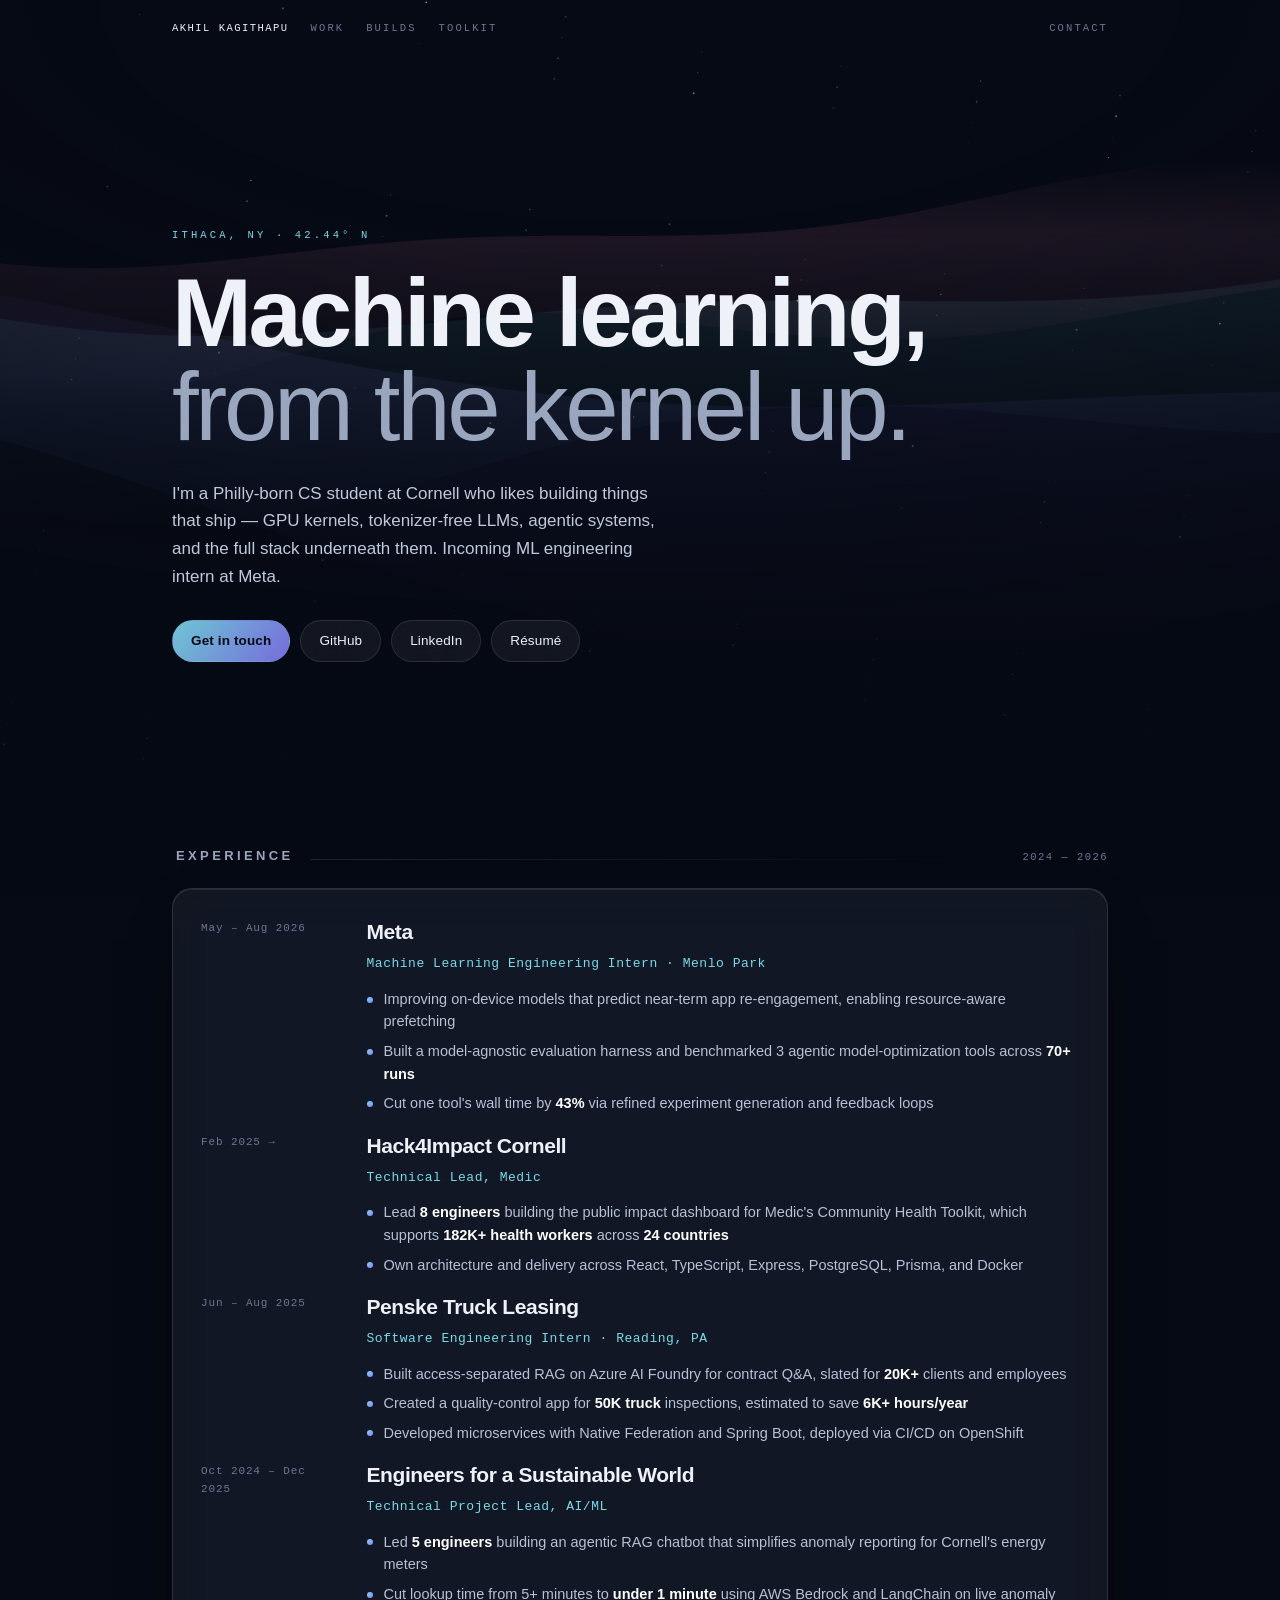
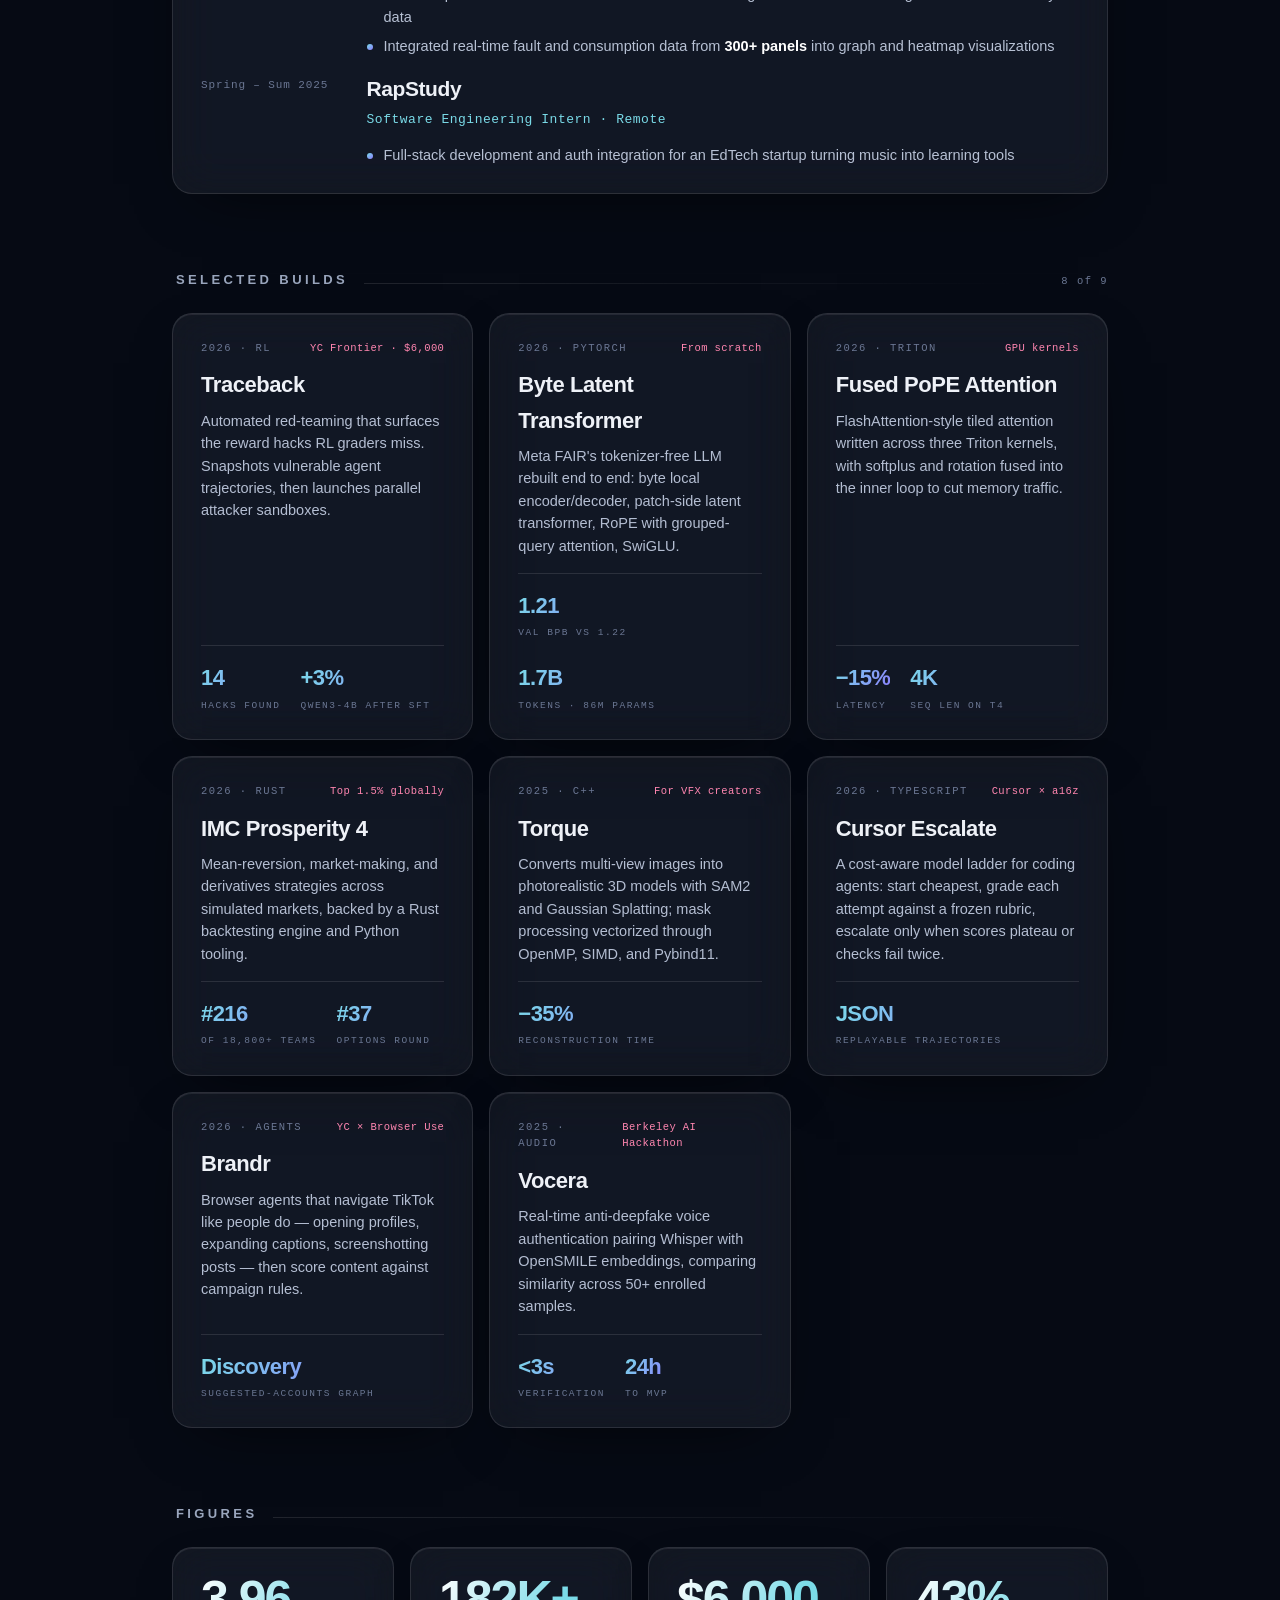
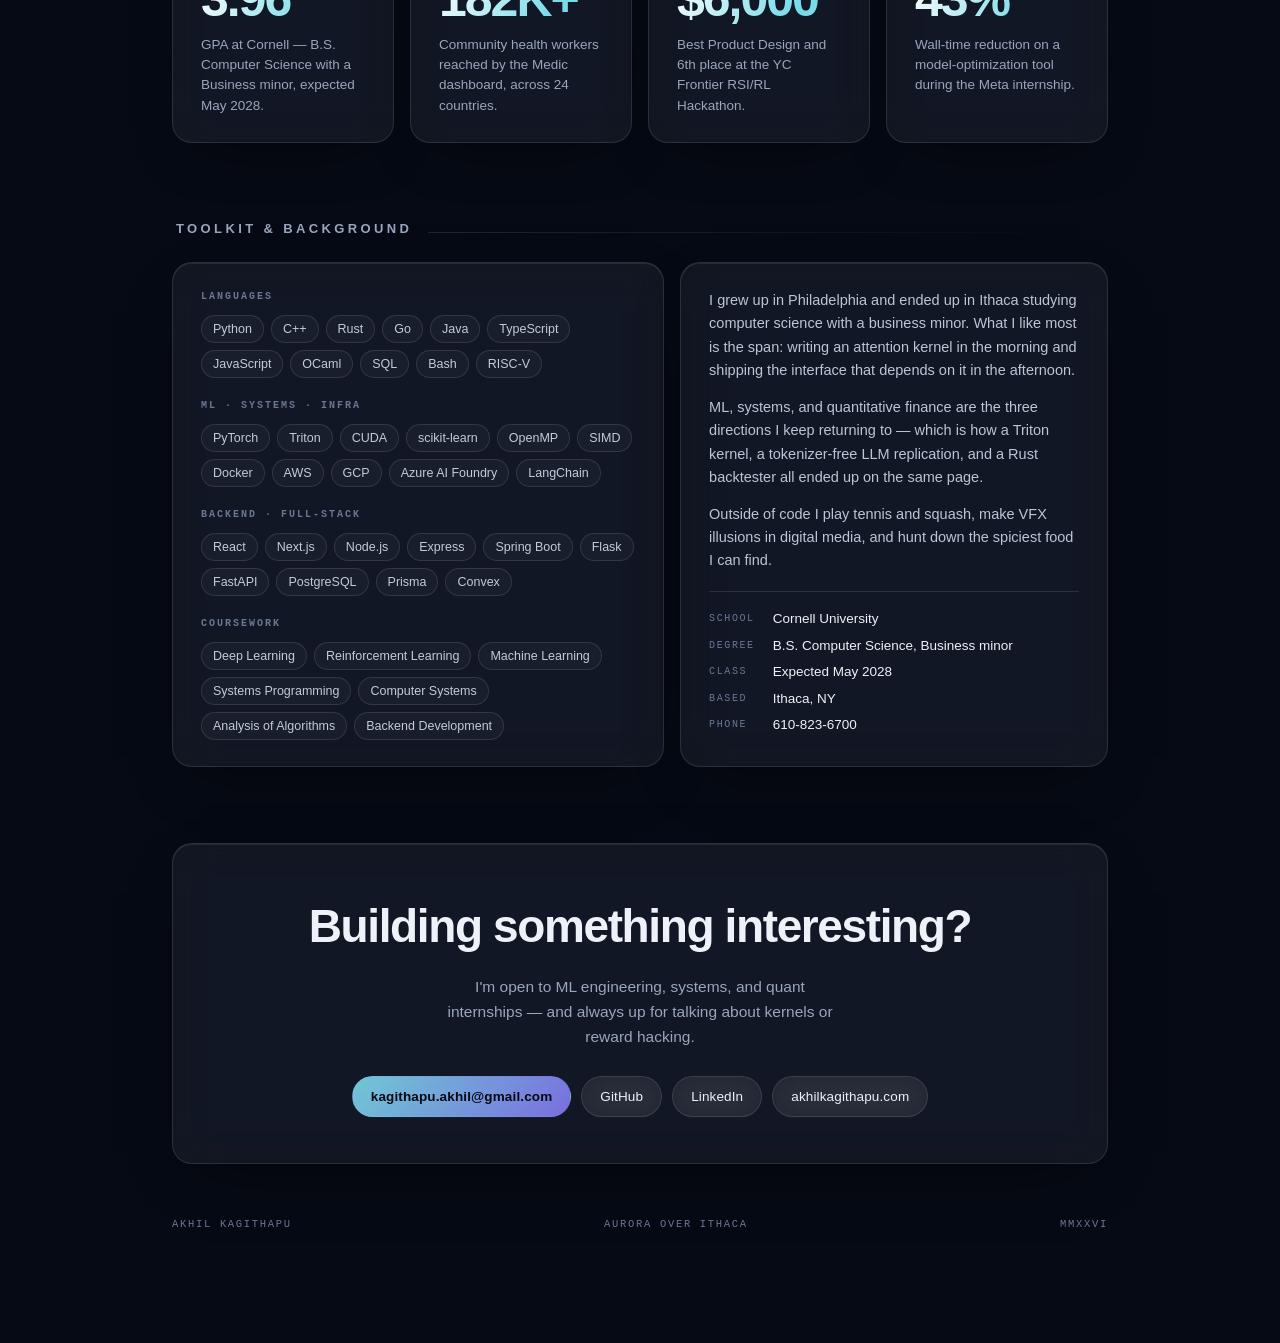
<file: designs/06-aurora.html>
<!doctype html>
<html lang="en">
<head>
<meta charset="utf-8" />
<meta name="viewport" content="width=device-width, initial-scale=1" />
<title>Akhil Kagithapu — Aurora</title>
<style>
  :root{
    --night:#060a14;
    --night-2:#0a1020;
    --glass:rgba(255,255,255,.055);
    --glass-2:rgba(255,255,255,.085);
    --hair:rgba(255,255,255,.11);
    --fg:#eef1f7;
    --dim:#9aa6bd;
    --faint:#6b7793;
    --ice:#7adbe8;
    --iris:#8b7dff;
    --rose:#ff86b0;
    --display:"Avenir Next","Avenir",Futura,"Helvetica Neue",sans-serif;
    --body:"Helvetica Neue",Helvetica,Arial,sans-serif;
    --mono:"SF Mono",Menlo,monospace;
  }
  *{box-sizing:border-box}
  html{scroll-behavior:smooth}
  body{margin:0;background:var(--night);color:var(--fg);font-family:var(--body);font-size:15.5px;line-height:1.6;
    -webkit-font-smoothing:antialiased;overflow-x:hidden}
  a{color:var(--ice);text-decoration:none}
  a:hover{color:#fff}
  :focus-visible{outline:1.5px solid var(--ice);outline-offset:4px;border-radius:4px}

  #sky{position:fixed;inset:0;width:100%;height:100%;z-index:0;pointer-events:none}
  .veil{position:fixed;inset:0;z-index:1;pointer-events:none;
    background:radial-gradient(120% 70% at 50% 0%,transparent 35%,rgba(6,10,20,.75) 100%)}
  .wrap{position:relative;z-index:2;max-width:980px;margin:0 auto;padding:0 22px 110px}

  /* nav */
  nav{display:flex;align-items:center;gap:22px;flex-wrap:wrap;padding:20px 0;
    font-family:var(--mono);font-size:10.5px;letter-spacing:.2em;text-transform:uppercase;color:var(--faint)}
  nav .nm{color:var(--fg);letter-spacing:.14em}
  nav .push{margin-left:auto}
  nav a{color:var(--faint)}
  nav a:hover{color:var(--ice)}

  /* hero */
  header{padding:16vh 0 12vh}
  .eyebrow{font-family:var(--mono);font-size:10.5px;letter-spacing:.3em;text-transform:uppercase;color:var(--ice);margin-bottom:22px}
  h1{font-family:var(--display);font-size:clamp(44px,8.4vw,96px);line-height:.98;letter-spacing:-.035em;
    font-weight:600;margin:0;max-width:16ch;text-wrap:balance}
  h1 .thin{font-weight:300;color:var(--dim);display:block}
  header p{max-width:52ch;color:#c0c9db;font-size:17px;line-height:1.62;margin:26px 0 0}
  .herolinks{display:flex;gap:10px;flex-wrap:wrap;margin-top:30px}
  .pillbtn{display:inline-block;padding:9px 18px;border-radius:999px;border:1px solid var(--hair);
    background:var(--glass);backdrop-filter:blur(14px);-webkit-backdrop-filter:blur(14px);
    font-size:13.5px;color:var(--fg);letter-spacing:.01em}
  .pillbtn:hover{background:var(--glass-2);border-color:rgba(122,219,232,.5);color:#fff}
  .pillbtn.lit{background:linear-gradient(130deg,rgba(122,219,232,.9),rgba(139,125,255,.85));color:#060a14;border-color:transparent;font-weight:600}

  /* glass panel */
  .panel{border:1px solid var(--hair);border-radius:20px;background:var(--glass);
    backdrop-filter:blur(22px) saturate(140%);-webkit-backdrop-filter:blur(22px) saturate(140%);
    box-shadow:0 20px 60px -30px rgba(0,0,0,.8),inset 0 1px 0 rgba(255,255,255,.08);
    padding:26px 28px;overflow:hidden}
  @media(max-width:620px){.panel{padding:20px 20px;border-radius:16px}}

  section{margin-top:76px}
  .shead{display:flex;align-items:baseline;gap:16px;margin-bottom:22px;padding-left:4px}
  .shead h2{font-family:var(--display);margin:0;font-size:13px;letter-spacing:.26em;text-transform:uppercase;font-weight:600;color:var(--dim)}
  .shead .ln{flex:1;height:1px;background:linear-gradient(90deg,var(--hair),transparent)}
  .shead .ct{font-family:var(--mono);font-size:10.5px;letter-spacing:.14em;color:var(--faint)}

  /* experience */
  .roles{display:grid;gap:14px}
  .role{display:grid;grid-template-columns:9em minmax(0,1fr);gap:26px}
  @media(max-width:760px){.role{grid-template-columns:1fr;gap:10px}}
  .role .when{font-family:var(--mono);font-size:11px;letter-spacing:.08em;color:var(--faint);padding-top:5px;font-variant-numeric:tabular-nums}
  .role h3{font-family:var(--display);margin:0;font-size:21px;letter-spacing:-.02em;font-weight:600}
  .role .rl{color:var(--ice);font-size:13px;font-family:var(--mono);letter-spacing:.04em;margin-top:5px}
  .role ul{margin:13px 0 0;padding:0;list-style:none}
  .role li{color:#b7c1d4;font-size:14.5px;line-height:1.56;padding-left:17px;position:relative;margin-bottom:7px}
  .role li::before{content:"";position:absolute;left:0;top:.6em;width:6px;height:6px;border-radius:50%;
    background:linear-gradient(140deg,var(--ice),var(--iris))}
  .role li:last-child{margin-bottom:0}
  .role li strong{color:#fff;font-weight:600}

  /* projects */
  .work{display:grid;grid-template-columns:repeat(auto-fit,minmax(290px,1fr));gap:16px}
  .w{display:flex;flex-direction:column;text-decoration:none;color:inherit;transition:transform .2s ease,border-color .2s}
  .w:hover{transform:translateY(-4px);border-color:rgba(122,219,232,.4)}
  .w .top{display:flex;justify-content:space-between;align-items:baseline;gap:12px;margin-bottom:11px;
    font-family:var(--mono);font-size:10.5px;letter-spacing:.14em;text-transform:uppercase;color:var(--faint)}
  .w .top .pz{color:var(--rose);text-transform:none;letter-spacing:.04em}
  .w h3{font-family:var(--display);margin:0 0 7px;font-size:22px;letter-spacing:-.02em;font-weight:600}
  .w p{margin:0 0 16px;font-size:14.5px;line-height:1.55;color:#b4bed2}
  .w .metric{margin-top:auto;padding-top:14px;border-top:1px solid var(--hair);display:flex;gap:20px;flex-wrap:wrap}
  .w .metric div .v{font-family:var(--display);font-size:22px;letter-spacing:-.025em;
    background:linear-gradient(120deg,var(--ice),var(--iris));-webkit-background-clip:text;background-clip:text;color:transparent;font-weight:600}
  .w .metric div .l{font-family:var(--mono);font-size:9.5px;letter-spacing:.16em;text-transform:uppercase;color:var(--faint);margin-top:2px}

  /* figures */
  .figs{display:grid;grid-template-columns:repeat(auto-fit,minmax(200px,1fr));gap:16px}
  .fig{text-align:left}
  .fig .n{font-family:var(--display);font-size:clamp(34px,5vw,50px);line-height:1;letter-spacing:-.04em;font-weight:600;
    background:linear-gradient(120deg,#fff,var(--ice) 70%);-webkit-background-clip:text;background-clip:text;color:transparent}
  .fig p{margin:11px 0 0;font-size:13.5px;line-height:1.5;color:var(--dim)}

  /* skills + about split */
  .split{display:grid;grid-template-columns:minmax(0,1.15fr) minmax(0,1fr);gap:16px}
  @media(max-width:820px){.split{grid-template-columns:1fr}}
  .tgroup + .tgroup{margin-top:20px}
  .tgroup h4{font-family:var(--mono);margin:0 0 10px;font-size:10px;letter-spacing:.2em;text-transform:uppercase;color:var(--faint)}
  .tags{display:flex;flex-wrap:wrap;gap:7px}
  .tags span{border:1px solid var(--hair);border-radius:999px;padding:3px 11px;font-size:12.5px;color:#c3cbdd;background:rgba(255,255,255,.03)}
  .about p{margin:0 0 13px;color:#bcc5d8;font-size:14.5px;line-height:1.62}
  .about p:last-child{margin-bottom:0}
  .about dl{display:grid;grid-template-columns:max-content 1fr;gap:5px 18px;margin:18px 0 0;
    font-size:13.5px;border-top:1px solid var(--hair);padding-top:16px}
  .about dt{font-family:var(--mono);font-size:10px;letter-spacing:.16em;text-transform:uppercase;color:var(--faint);padding-top:3px}
  .about dd{margin:0}

  /* contact */
  .contact{text-align:center;padding:46px 28px}
  .contact h2{font-family:var(--display);font-size:clamp(28px,5vw,46px);letter-spacing:-.03em;margin:0 0 12px;font-weight:600;text-transform:none}
  .contact p{color:var(--dim);margin:0 auto 26px;max-width:46ch}
  .contact .row{display:flex;gap:10px;flex-wrap:wrap;justify-content:center}
  footer{margin-top:52px;display:flex;flex-wrap:wrap;gap:12px 24px;justify-content:space-between;
    font-family:var(--mono);font-size:10.5px;letter-spacing:.16em;text-transform:uppercase;color:var(--faint)}
</style>
</head>
<body>
<canvas id="sky" aria-hidden="true"></canvas>
<div class="veil" aria-hidden="true"></div>

<div class="wrap">
  <nav>
    <span class="nm">Akhil Kagithapu</span>
    <a href="#work">Work</a>
    <a href="#builds">Builds</a>
    <a href="#toolkit">Toolkit</a>
    <span class="push"><a href="mailto:kagithapu.akhil@gmail.com">Contact</a></span>
  </nav>

  <header>
    <p class="eyebrow">Ithaca, NY · 42.44° N</p>
    <h1>Machine learning,<span class="thin">from the kernel up.</span></h1>
    <p>I'm a Philly-born CS student at Cornell who likes building things that ship — GPU kernels, tokenizer-free LLMs, agentic systems, and the full stack underneath them. Incoming ML engineering intern at Meta.</p>
    <div class="herolinks">
      <a class="pillbtn lit" href="mailto:kagithapu.akhil@gmail.com">Get in touch</a>
      <a class="pillbtn" href="https://github.com/akh1lk">GitHub</a>
      <a class="pillbtn" href="https://linkedin.com/in/akhil-kagithapu">LinkedIn</a>
      <a class="pillbtn" href="https://drive.google.com/file/d/1Xj8y1tuMrDWrCt6oiF7NgFf34yKu3gAj/view?usp=sharing">Résumé</a>
    </div>
  </header>

  <section id="work">
    <div class="shead"><h2>Experience</h2><span class="ln"></span><span class="ct">2024 — 2026</span></div>
    <div class="panel">
      <div class="roles">
        <div class="role">
          <span class="when">May – Aug 2026</span>
          <div>
            <h3>Meta</h3>
            <div class="rl">Machine Learning Engineering Intern · Menlo Park</div>
            <ul>
              <li>Improving on-device models that predict near-term app re-engagement, enabling resource-aware prefetching</li>
              <li>Built a model-agnostic evaluation harness and benchmarked 3 agentic model-optimization tools across <strong>70+ runs</strong></li>
              <li>Cut one tool's wall time by <strong>43%</strong> via refined experiment generation and feedback loops</li>
            </ul>
          </div>
        </div>
        <div class="role">
          <span class="when">Feb 2025 →</span>
          <div>
            <h3>Hack4Impact Cornell</h3>
            <div class="rl">Technical Lead, Medic</div>
            <ul>
              <li>Lead <strong>8 engineers</strong> building the public impact dashboard for Medic's Community Health Toolkit, which supports <strong>182K+ health workers</strong> across <strong>24 countries</strong></li>
              <li>Own architecture and delivery across React, TypeScript, Express, PostgreSQL, Prisma, and Docker</li>
            </ul>
          </div>
        </div>
        <div class="role">
          <span class="when">Jun – Aug 2025</span>
          <div>
            <h3>Penske Truck Leasing</h3>
            <div class="rl">Software Engineering Intern · Reading, PA</div>
            <ul>
              <li>Built access-separated RAG on Azure AI Foundry for contract Q&amp;A, slated for <strong>20K+</strong> clients and employees</li>
              <li>Created a quality-control app for <strong>50K truck</strong> inspections, estimated to save <strong>6K+ hours/year</strong></li>
              <li>Developed microservices with Native Federation and Spring Boot, deployed via CI/CD on OpenShift</li>
            </ul>
          </div>
        </div>
        <div class="role">
          <span class="when">Oct 2024 – Dec 2025</span>
          <div>
            <h3>Engineers for a Sustainable World</h3>
            <div class="rl">Technical Project Lead, AI/ML</div>
            <ul>
              <li>Led <strong>5 engineers</strong> building an agentic RAG chatbot that simplifies anomaly reporting for Cornell's energy meters</li>
              <li>Cut lookup time from 5+ minutes to <strong>under 1 minute</strong> using AWS Bedrock and LangChain on live anomaly data</li>
              <li>Integrated real-time fault and consumption data from <strong>300+ panels</strong> into graph and heatmap visualizations</li>
            </ul>
          </div>
        </div>
        <div class="role">
          <span class="when">Spring – Sum 2025</span>
          <div>
            <h3>RapStudy</h3>
            <div class="rl">Software Engineering Intern · Remote</div>
            <ul><li>Full-stack development and auth integration for an EdTech startup turning music into learning tools</li></ul>
          </div>
        </div>
      </div>
    </div>
  </section>

  <section id="builds">
    <div class="shead"><h2>Selected builds</h2><span class="ln"></span><span class="ct">8 of 9</span></div>
    <div class="work">
      <a class="panel w" href="https://github.com/ashtonchew/traceback">
        <div class="top"><span>2026 · RL</span><span class="pz">YC Frontier · $6,000</span></div>
        <h3>Traceback</h3>
        <p>Automated red-teaming that surfaces the reward hacks RL graders miss. Snapshots vulnerable agent trajectories, then launches parallel attacker sandboxes.</p>
        <div class="metric">
          <div><div class="v">14</div><div class="l">hacks found</div></div>
          <div><div class="v">+3%</div><div class="l">Qwen3-4B after SFT</div></div>
        </div>
      </a>
      <a class="panel w" href="https://github.com/laerdon/blt-replication">
        <div class="top"><span>2026 · PyTorch</span><span class="pz">From scratch</span></div>
        <h3>Byte Latent Transformer</h3>
        <p>Meta FAIR's tokenizer-free LLM rebuilt end to end: byte local encoder/decoder, patch-side latent transformer, RoPE with grouped-query attention, SwiGLU.</p>
        <div class="metric">
          <div><div class="v">1.21</div><div class="l">val BPB vs 1.22</div></div>
          <div><div class="v">1.7B</div><div class="l">tokens · 86M params</div></div>
        </div>
      </a>
      <a class="panel w" href="https://github.com/akh1lk/pope-fused-triton">
        <div class="top"><span>2026 · Triton</span><span class="pz">GPU kernels</span></div>
        <h3>Fused PoPE Attention</h3>
        <p>FlashAttention-style tiled attention written across three Triton kernels, with softplus and rotation fused into the inner loop to cut memory traffic.</p>
        <div class="metric">
          <div><div class="v">−15%</div><div class="l">latency</div></div>
          <div><div class="v">4K</div><div class="l">seq len on T4</div></div>
        </div>
      </a>
      <a class="panel w" href="https://github.com/ezrakoreen/imc-prosperity-4">
        <div class="top"><span>2026 · Rust</span><span class="pz">Top 1.5% globally</span></div>
        <h3>IMC Prosperity 4</h3>
        <p>Mean-reversion, market-making, and derivatives strategies across simulated markets, backed by a Rust backtesting engine and Python tooling.</p>
        <div class="metric">
          <div><div class="v">#216</div><div class="l">of 18,800+ teams</div></div>
          <div><div class="v">#37</div><div class="l">options round</div></div>
        </div>
      </a>
      <a class="panel w" href="https://github.com/akh1lk/torque">
        <div class="top"><span>2025 · C++</span><span class="pz">For VFX creators</span></div>
        <h3>Torque</h3>
        <p>Converts multi-view images into photorealistic 3D models with SAM2 and Gaussian Splatting; mask processing vectorized through OpenMP, SIMD, and Pybind11.</p>
        <div class="metric">
          <div><div class="v">−35%</div><div class="l">reconstruction time</div></div>
        </div>
      </a>
      <a class="panel w" href="https://github.com/khuhub/cursor-escalate">
        <div class="top"><span>2026 · TypeScript</span><span class="pz">Cursor × a16z</span></div>
        <h3>Cursor Escalate</h3>
        <p>A cost-aware model ladder for coding agents: start cheapest, grade each attempt against a frozen rubric, escalate only when scores plateau or checks fail twice.</p>
        <div class="metric">
          <div><div class="v">JSON</div><div class="l">replayable trajectories</div></div>
        </div>
      </a>
      <a class="panel w" href="https://github.com/khuhub/brandr">
        <div class="top"><span>2026 · Agents</span><span class="pz">YC × Browser Use</span></div>
        <h3>Brandr</h3>
        <p>Browser agents that navigate TikTok like people do — opening profiles, expanding captions, screenshotting posts — then score content against campaign rules.</p>
        <div class="metric">
          <div><div class="v">Discovery</div><div class="l">suggested-accounts graph</div></div>
        </div>
      </a>
      <a class="panel w" href="https://github.com/akh1lk/vocera">
        <div class="top"><span>2025 · Audio</span><span class="pz">Berkeley AI Hackathon</span></div>
        <h3>Vocera</h3>
        <p>Real-time anti-deepfake voice authentication pairing Whisper with OpenSMILE embeddings, comparing similarity across 50+ enrolled samples.</p>
        <div class="metric">
          <div><div class="v">&lt;3s</div><div class="l">verification</div></div>
          <div><div class="v">24h</div><div class="l">to MVP</div></div>
        </div>
      </a>
    </div>
  </section>

  <section>
    <div class="shead"><h2>Figures</h2><span class="ln"></span></div>
    <div class="figs">
      <div class="panel fig"><div class="n">3.96</div><p>GPA at Cornell — B.S. Computer Science with a Business minor, expected May 2028.</p></div>
      <div class="panel fig"><div class="n">182K+</div><p>Community health workers reached by the Medic dashboard, across 24 countries.</p></div>
      <div class="panel fig"><div class="n">$6,000</div><p>Best Product Design and 6th place at the YC Frontier RSI/RL Hackathon.</p></div>
      <div class="panel fig"><div class="n">43%</div><p>Wall-time reduction on a model-optimization tool during the Meta internship.</p></div>
    </div>
  </section>

  <section id="toolkit">
    <div class="shead"><h2>Toolkit &amp; background</h2><span class="ln"></span></div>
    <div class="split">
      <div class="panel">
        <div class="tgroup"><h4>Languages</h4><div class="tags"><span>Python</span><span>C++</span><span>Rust</span><span>Go</span><span>Java</span><span>TypeScript</span><span>JavaScript</span><span>OCaml</span><span>SQL</span><span>Bash</span><span>RISC-V</span></div></div>
        <div class="tgroup"><h4>ML · Systems · Infra</h4><div class="tags"><span>PyTorch</span><span>Triton</span><span>CUDA</span><span>scikit-learn</span><span>OpenMP</span><span>SIMD</span><span>Docker</span><span>AWS</span><span>GCP</span><span>Azure AI Foundry</span><span>LangChain</span></div></div>
        <div class="tgroup"><h4>Backend · Full-stack</h4><div class="tags"><span>React</span><span>Next.js</span><span>Node.js</span><span>Express</span><span>Spring Boot</span><span>Flask</span><span>FastAPI</span><span>PostgreSQL</span><span>Prisma</span><span>Convex</span></div></div>
        <div class="tgroup"><h4>Coursework</h4><div class="tags"><span>Deep Learning</span><span>Reinforcement Learning</span><span>Machine Learning</span><span>Systems Programming</span><span>Computer Systems</span><span>Analysis of Algorithms</span><span>Backend Development</span></div></div>
      </div>
      <div class="panel about">
        <p>I grew up in Philadelphia and ended up in Ithaca studying computer science with a business minor. What I like most is the span: writing an attention kernel in the morning and shipping the interface that depends on it in the afternoon.</p>
        <p>ML, systems, and quantitative finance are the three directions I keep returning to — which is how a Triton kernel, a tokenizer-free LLM replication, and a Rust backtester all ended up on the same page.</p>
        <p>Outside of code I play tennis and squash, make VFX illusions in digital media, and hunt down the spiciest food I can find.</p>
        <dl>
          <dt>School</dt><dd>Cornell University</dd>
          <dt>Degree</dt><dd>B.S. Computer Science, Business minor</dd>
          <dt>Class</dt><dd>Expected May 2028</dd>
          <dt>Based</dt><dd>Ithaca, NY</dd>
          <dt>Phone</dt><dd>610-823-6700</dd>
        </dl>
      </div>
    </div>
  </section>

  <section>
    <div class="panel contact">
      <h2>Building something interesting?</h2>
      <p>I'm open to ML engineering, systems, and quant internships — and always up for talking about kernels or reward hacking.</p>
      <div class="row">
        <a class="pillbtn lit" href="mailto:kagithapu.akhil@gmail.com">kagithapu.akhil@gmail.com</a>
        <a class="pillbtn" href="https://github.com/akh1lk">GitHub</a>
        <a class="pillbtn" href="https://linkedin.com/in/akhil-kagithapu">LinkedIn</a>
        <a class="pillbtn" href="https://akhilkagithapu.com">akhilkagithapu.com</a>
      </div>
    </div>
    <footer>
      <span>Akhil Kagithapu</span>
      <span>Aurora over Ithaca</span>
      <span>MMXXVI</span>
    </footer>
  </section>
</div>

<script>
  const cv = document.getElementById('sky');
  const ctx = cv.getContext('2d');
  const reduce = matchMedia('(prefers-reduced-motion: reduce)').matches;
  let W, H, DPR, stars = [];

  function resize(){
    DPR = Math.min(window.devicePixelRatio || 1, 2);
    W = cv.clientWidth; H = cv.clientHeight;
    cv.width = W * DPR; cv.height = H * DPR;
    ctx.setTransform(DPR, 0, 0, DPR, 0, 0);
    stars = Array.from({length: Math.round(W * H / 9000)}, (_, i) => ({
      x: ((i * 7919) % 1000) / 1000 * W,
      y: ((i * 104729) % 1000) / 1000 * H * 0.85,
      r: 0.4 + ((i * 31) % 10) / 14,
      a: 0.18 + ((i * 17) % 10) / 22,
      p: (i % 23) / 23
    }));
  }

  // three aurora curtains, each a stack of vertical gradient strokes along a drifting sine
  const curtains = [
    { hue: 'rgba(122,219,232,', amp: 58, freq: 0.0021, y: 0.30, spd: 0.00022, w: 150 },
    { hue: 'rgba(139,125,255,', amp: 74, freq: 0.0015, y: 0.38, spd: -0.00016, w: 190 },
    { hue: 'rgba(255,134,176,', amp: 44, freq: 0.0029, y: 0.24, spd: 0.00031, w: 110 }
  ];

  function draw(t){
    ctx.clearRect(0, 0, W, H);

    for (const s of stars){
      const tw = reduce ? 1 : 0.65 + 0.35 * Math.sin(t * 0.0012 + s.p * 6.28);
      ctx.beginPath();
      ctx.arc(s.x, s.y, s.r, 0, 6.283);
      ctx.fillStyle = 'rgba(226,235,255,' + (s.a * tw).toFixed(3) + ')';
      ctx.fill();
    }

    ctx.globalCompositeOperation = 'lighter';
    for (const c of curtains){
      const phase = reduce ? 0 : t * c.spd;
      const topAt = x => H * c.y + Math.sin(x * c.freq + phase) * c.amp
                       + Math.sin(x * c.freq * 2.7 + phase * 1.6) * c.amp * 0.33;
      const hAt   = x => c.w + Math.sin(x * c.freq * 1.9 + phase * 2.1) * c.w * 0.3;

      // one continuous ribbon per curtain — no per-column seams
      ctx.beginPath();
      for (let x = -60; x <= W + 60; x += 10) x === -60 ? ctx.moveTo(x, topAt(x)) : ctx.lineTo(x, topAt(x));
      for (let x = W + 60; x >= -60; x -= 10) ctx.lineTo(x, topAt(x) + hAt(x));
      ctx.closePath();

      const lo = H * c.y - c.amp * 1.4, hi = H * c.y + c.amp * 1.4 + c.w * 1.3;
      const g = ctx.createLinearGradient(0, lo, 0, hi);
      g.addColorStop(0, c.hue + '0)');
      g.addColorStop(0.3, c.hue + '0.10)');
      g.addColorStop(0.62, c.hue + '0.05)');
      g.addColorStop(1, c.hue + '0)');
      ctx.fillStyle = g;
      ctx.fill();
    }
    ctx.globalCompositeOperation = 'source-over';
  }

  function loop(t){ draw(t); requestAnimationFrame(loop); }
  resize();
  addEventListener('resize', () => { resize(); if (reduce) draw(0); });
  if (reduce) draw(0); else requestAnimationFrame(loop);
</script>
</body>
</html>
</file>
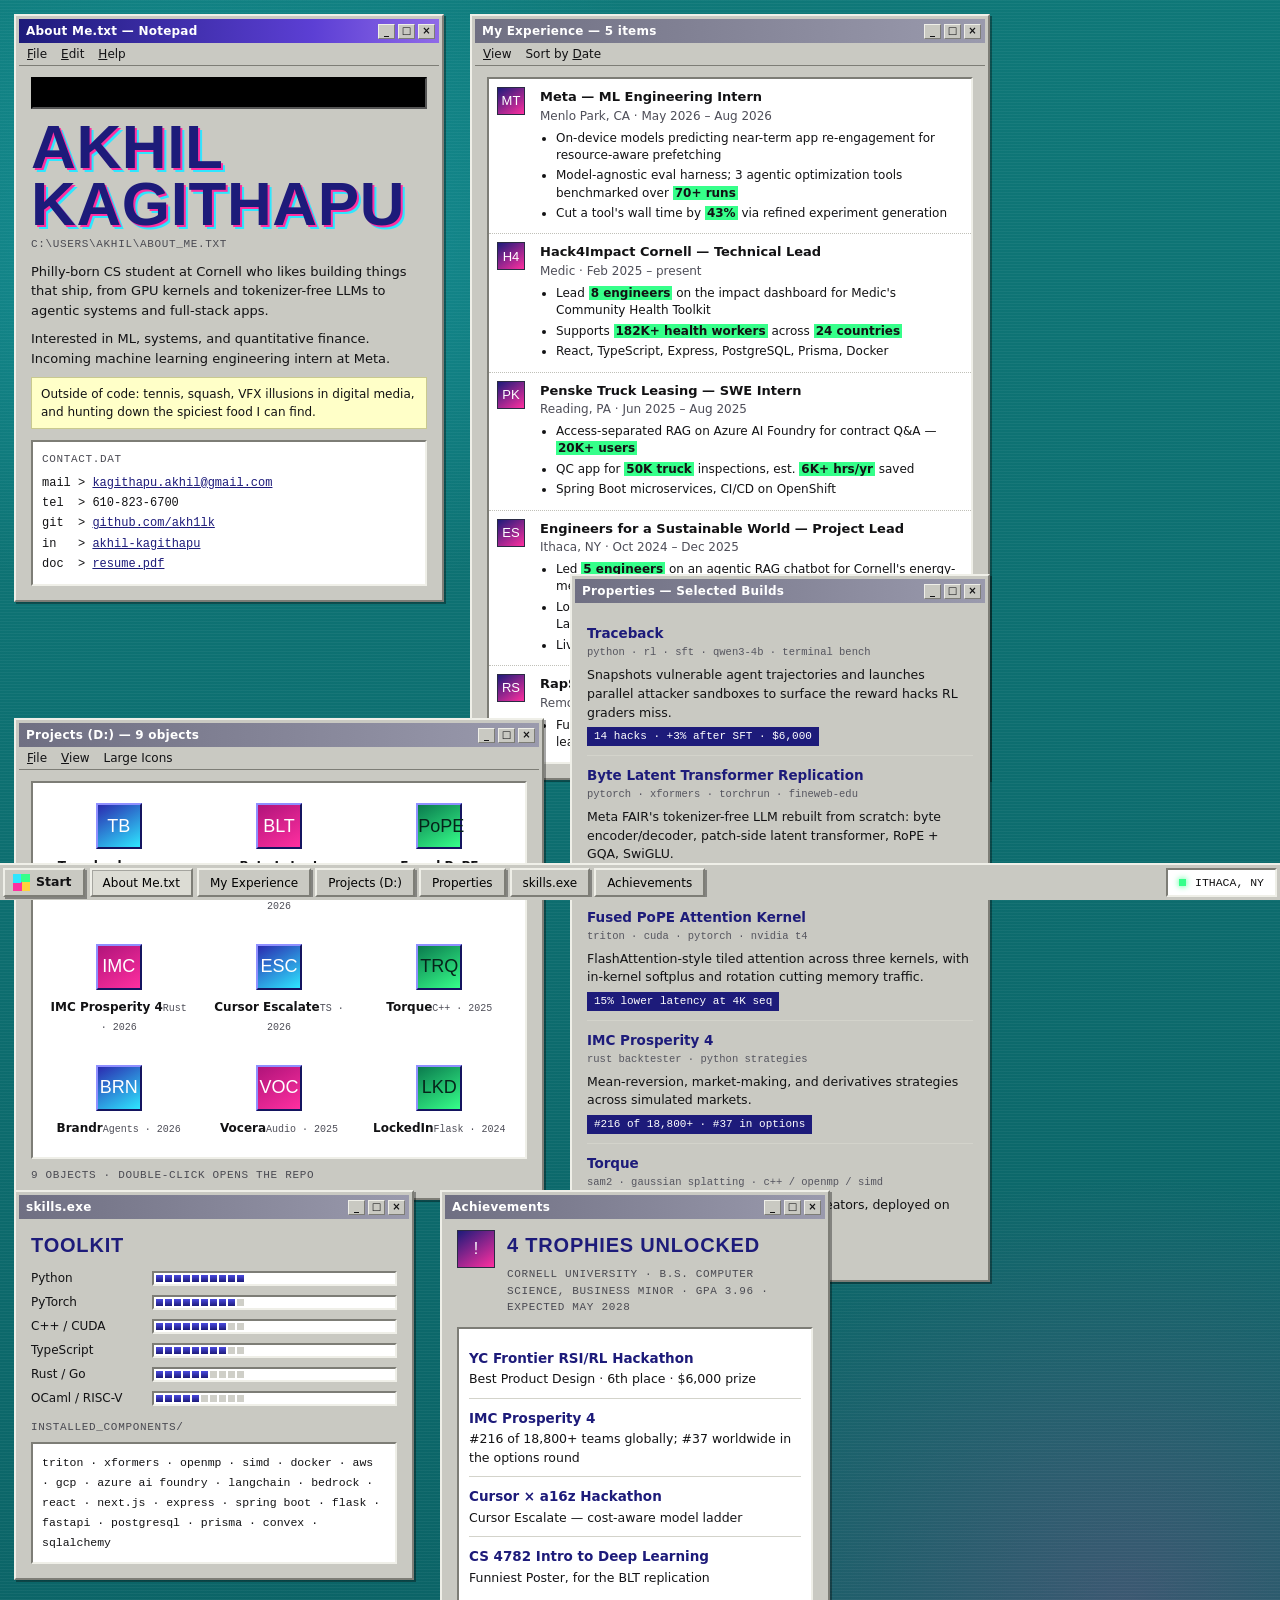
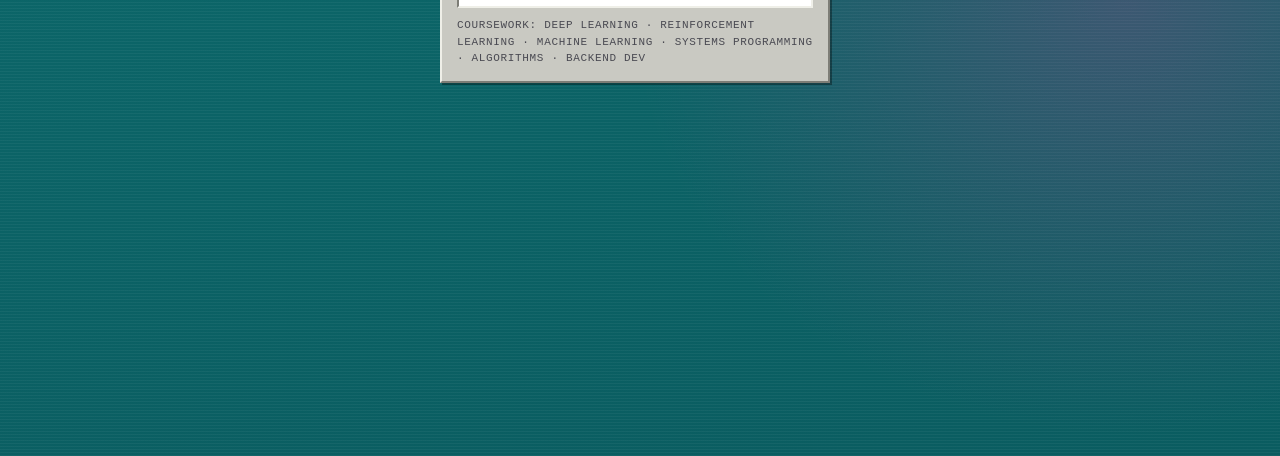
<file: designs/07-y2k.html>
<!doctype html>
<html lang="en">
<head>
<meta charset="utf-8" />
<meta name="viewport" content="width=device-width, initial-scale=1" />
<title>AKHIL.OS 2026</title>
<style>
  :root{
    --desk:#0f7a7a;
    --desk-2:#0a5c60;
    --chrome:#c9c9c2;
    --chrome-lt:#efefe8;
    --chrome-dk:#7d7d76;
    --ink:#121214;
    --title:#1d1b7a;
    --title-2:#5c3fd4;
    --pink:#ff2fa0;
    --lime:#36ff8a;
    --cyan:#2ee6ff;
    --ui:Tahoma,Verdana,Geneva,"DejaVu Sans",sans-serif;
    --disp:Phosphate,Impact,"Haettenschweiler","Arial Black",sans-serif;
    --mono:"PT Mono",Monaco,"Courier New",monospace;
  }
  *{box-sizing:border-box}
  body{
    margin:0;min-height:100vh;color:var(--ink);font-family:var(--ui);font-size:13px;line-height:1.5;
    background:
      radial-gradient(900px 600px at 18% 12%,rgba(46,230,255,.22),transparent 60%),
      radial-gradient(800px 700px at 88% 78%,rgba(255,47,160,.2),transparent 62%),
      repeating-linear-gradient(0deg,rgba(255,255,255,.045) 0 1px,transparent 1px 3px),
      linear-gradient(170deg,var(--desk) 0%,var(--desk-2) 100%);
    padding:14px 14px 62px;
  }
  a{color:var(--title)}
  :focus-visible{outline:2px dotted #fff;outline-offset:2px}

  /* ---- bevel system ---- */
  .bevel{background:var(--chrome);border:2px solid;border-color:var(--chrome-lt) var(--chrome-dk) var(--chrome-dk) var(--chrome-lt);
    box-shadow:2px 2px 0 rgba(0,0,0,.35)}
  .sunken{background:#fff;border:2px solid;border-color:var(--chrome-dk) var(--chrome-lt) var(--chrome-lt) var(--chrome-dk)}

  /* ---- window ---- */
  .win{position:absolute;min-width:260px;padding:3px}
  .win.focus{z-index:50}
  .tb{display:flex;align-items:center;gap:7px;padding:3px 4px 3px 7px;cursor:grab;
    background:linear-gradient(90deg,var(--title),var(--title-2) 70%,#8f6ae8);color:#fff}
  .win:not(.focus) .tb{background:linear-gradient(90deg,#6f6f82,#9a9aad)}
  .tb .t{font-weight:700;font-size:12px;letter-spacing:.02em;white-space:nowrap;overflow:hidden;text-overflow:ellipsis;flex:1}
  .tb .btns{display:flex;gap:3px}
  .tb .btns b{width:17px;height:15px;display:grid;place-items:center;font:700 10px/1 var(--ui);color:var(--ink);
    background:var(--chrome);border:1px solid;border-color:var(--chrome-lt) var(--chrome-dk) var(--chrome-dk) var(--chrome-lt);cursor:pointer}
  .cl{padding:11px 12px}

  /* menu strip */
  .menu{display:flex;gap:14px;padding:2px 8px;border-bottom:1px solid var(--chrome-dk);
    background:var(--chrome);font-size:12px}
  .menu span u{text-decoration:underline}

  /* content bits */
  h1{font-family:var(--disp);font-size:clamp(34px,6.2vw,62px);line-height:.92;letter-spacing:.01em;margin:0 0 4px;
    text-transform:uppercase;color:var(--title);
    text-shadow:2px 2px 0 var(--pink),4px 4px 0 var(--cyan)}
  h2{font-family:var(--disp);font-size:20px;letter-spacing:.04em;text-transform:uppercase;margin:0 0 9px;color:var(--title)}
  .mini{font-family:var(--mono);font-size:11px;letter-spacing:.06em;text-transform:uppercase;color:#4a4a52}
  p{margin:0 0 9px}
  p:last-child{margin-bottom:0}
  .note{background:#ffffc8;border:1px solid #c9c98f;padding:7px 9px;font-size:12px}

  /* explorer list */
  .list{max-height:none}
  .li{display:grid;grid-template-columns:34px minmax(0,1fr);gap:9px;padding:8px;border-bottom:1px dotted #c0c0b8}
  .li:last-child{border-bottom:0}
  .li:hover{background:#dfe6ff}
  .ic{width:28px;height:28px;display:grid;place-items:center;font-family:var(--disp);font-size:13px;color:#fff;
    background:linear-gradient(145deg,var(--title),var(--pink));border:1px solid #2a2a44}
  .li h3{margin:0;font-size:13px;font-weight:700}
  .li .rl{color:#4e4e58;font-size:12px}
  .li ul{margin:5px 0 0;padding-left:16px}
  .li li{margin-bottom:3px;font-size:12px;line-height:1.45}
  .li b{background:var(--lime);padding:0 2px}

  /* icon grid */
  .icons{display:grid;grid-template-columns:repeat(auto-fit,minmax(118px,1fr));gap:9px}
  .ia{display:block;text-align:center;text-decoration:none;color:var(--ink);padding:9px 6px;border:1px dotted transparent}
  .ia:hover{background:#dfe6ff;border-color:var(--title)}
  .ia .big{width:46px;height:46px;margin:0 auto 7px;display:grid;place-items:center;font-family:var(--disp);font-size:18px;
    color:#fff;background:linear-gradient(150deg,#2b2bb0,var(--cyan));border:2px solid;
    border-color:#8f8fff #141460 #141460 #8f8fff}
  .ia:nth-child(2n) .big{background:linear-gradient(150deg,#b0147a,var(--pink))}
  .ia:nth-child(3n) .big{background:linear-gradient(150deg,#0b7a4e,var(--lime));color:#06241a}
  .ia .nm{font-size:12px;font-weight:700;line-height:1.25}
  .ia .sz{font-family:var(--mono);font-size:10px;color:#4e4e58;margin-top:3px}

  /* project detail rows */
  .prow{padding:9px 0;border-top:1px solid #d3d3cb}
  .prow:first-child{border-top:0}
  .prow h3{margin:0 0 2px;font-size:13.5px;font-weight:700;color:var(--title)}
  .prow .meta{font-family:var(--mono);font-size:10.5px;color:#55555f;margin-bottom:5px}
  .prow p{font-size:12.5px;margin:0}
  .prow .hit{display:inline-block;margin-top:5px;background:var(--title);color:#fff;padding:1px 7px;font-family:var(--mono);font-size:11px}

  /* progress bars */
  .pb{display:grid;grid-template-columns:8.6em 1fr;gap:9px;align-items:center;margin-bottom:6px}
  .pb .nm{font-size:12px}
  .pb .tr{height:15px;padding:2px;display:flex;gap:2px}
  .pb .tr i{flex:0 0 7px;background:#cfcfc8}
  .pb .tr i.on{background:linear-gradient(180deg,#4a4ae0,#1d1b7a)}

  /* taskbar */
  .taskbar{position:fixed;left:0;right:0;bottom:0;z-index:200;display:flex;align-items:stretch;gap:5px;
    padding:3px;background:var(--chrome);border-top:2px solid var(--chrome-lt)}
  .start{display:flex;align-items:center;gap:6px;padding:3px 11px 3px 8px;font-weight:700;font-size:12.5px;cursor:default}
  .start .logo{width:17px;height:17px;background:
    conic-gradient(from 180deg,var(--pink) 0 25%,var(--cyan) 0 50%,var(--lime) 0 75%,#ffd23d 0)}
  .tasks{display:flex;gap:4px;flex:1;overflow-x:auto}
  .tasks button{font:inherit;font-size:12px;padding:3px 11px;max-width:170px;overflow:hidden;white-space:nowrap;
    text-overflow:ellipsis;cursor:pointer;text-align:left}
  .tasks button.on{background:#dcdcd4;box-shadow:inset 1px 1px 0 rgba(0,0,0,.25)}
  .tray{display:flex;align-items:center;gap:9px;padding:3px 11px;font-family:var(--mono);font-size:11.5px}
  .tray .led{width:7px;height:7px;background:var(--lime);box-shadow:0 0 6px var(--lime)}

  /* desktop canvas + responsive fallback */
  #desk{position:relative;min-height:1980px}
  @media(max-width:900px){
    #desk{min-height:0;display:flex;flex-direction:column;gap:14px}
    .win{position:static !important;width:auto !important;left:auto !important;top:auto !important}
    .tb{cursor:default}
  }
  .marquee{overflow:hidden;background:#000;border:2px inset #555;padding:4px 0;margin-bottom:9px}
  .marquee .run{display:inline-block;white-space:nowrap;font-family:var(--mono);font-size:12px;color:var(--lime);
    padding-left:100%;animation:mq 26s linear infinite}
  @keyframes mq{to{transform:translateX(-100%)}}
  @media(prefers-reduced-motion:reduce){.marquee .run{animation:none;padding-left:8px}}
</style>
</head>
<body>

<div id="desk">

  <section class="win bevel" id="w-about" style="left:0;top:0;width:430px">
    <div class="tb"><span class="t">About Me.txt — Notepad</span><span class="btns"><b>_</b><b>□</b><b>×</b></span></div>
    <div class="menu"><span><u>F</u>ile</span><span><u>E</u>dit</span><span><u>H</u>elp</span></div>
    <div class="cl">
      <div class="marquee" aria-hidden="true"><span class="run">★ now loading: ML engineer · systems · quant-curious ★ incoming ML intern @ meta ★ cornell cs '28 · gpa 3.96 ★ gpu kernels, tokenizer-free llms, agentic systems ★</span></div>
      <h1>Akhil<br />Kagithapu</h1>
      <p class="mini">c:\users\akhil\about_me.txt</p>
      <p style="margin-top:9px">Philly-born CS student at Cornell who likes building things that ship, from GPU kernels and tokenizer-free LLMs to agentic systems and full-stack apps.</p>
      <p>Interested in ML, systems, and quantitative finance. Incoming machine learning engineering intern at Meta.</p>
      <p class="note">Outside of code: tennis, squash, VFX illusions in digital media, and hunting down the spiciest food I can find.</p>
      <div class="sunken" style="margin-top:11px;padding:9px">
        <p class="mini" style="margin-bottom:5px">contact.dat</p>
        <p style="font-family:var(--mono);font-size:12px;line-height:1.7;margin:0">
          mail &gt; <a href="mailto:kagithapu.akhil@gmail.com">kagithapu.akhil@gmail.com</a><br />
          tel &nbsp;&gt; 610-823-6700<br />
          git &nbsp;&gt; <a href="https://github.com/akh1lk">github.com/akh1lk</a><br />
          in &nbsp;&nbsp;&gt; <a href="https://linkedin.com/in/akhil-kagithapu">akhil-kagithapu</a><br />
          doc &nbsp;&gt; <a href="https://drive.google.com/file/d/1Xj8y1tuMrDWrCt6oiF7NgFf34yKu3gAj/view?usp=sharing">resume.pdf</a>
        </p>
      </div>
    </div>
  </section>

  <section class="win bevel" id="w-work" style="left:456px;top:0;width:520px">
    <div class="tb"><span class="t">My Experience — 5 items</span><span class="btns"><b>_</b><b>□</b><b>×</b></span></div>
    <div class="menu"><span><u>V</u>iew</span><span>Sort by <u>D</u>ate</span></div>
    <div class="cl">
      <div class="sunken list">
        <div class="li">
          <span class="ic">MT</span>
          <div>
            <h3>Meta — ML Engineering Intern</h3>
            <div class="rl">Menlo Park, CA · May 2026 – Aug 2026</div>
            <ul>
              <li>On-device models predicting near-term app re-engagement for resource-aware prefetching</li>
              <li>Model-agnostic eval harness; 3 agentic optimization tools benchmarked over <b>70+ runs</b></li>
              <li>Cut a tool's wall time by <b>43%</b> via refined experiment generation</li>
            </ul>
          </div>
        </div>
        <div class="li">
          <span class="ic">H4</span>
          <div>
            <h3>Hack4Impact Cornell — Technical Lead</h3>
            <div class="rl">Medic · Feb 2025 – present</div>
            <ul>
              <li>Lead <b>8 engineers</b> on the impact dashboard for Medic's Community Health Toolkit</li>
              <li>Supports <b>182K+ health workers</b> across <b>24 countries</b></li>
              <li>React, TypeScript, Express, PostgreSQL, Prisma, Docker</li>
            </ul>
          </div>
        </div>
        <div class="li">
          <span class="ic">PK</span>
          <div>
            <h3>Penske Truck Leasing — SWE Intern</h3>
            <div class="rl">Reading, PA · Jun 2025 – Aug 2025</div>
            <ul>
              <li>Access-separated RAG on Azure AI Foundry for contract Q&amp;A — <b>20K+ users</b></li>
              <li>QC app for <b>50K truck</b> inspections, est. <b>6K+ hrs/yr</b> saved</li>
              <li>Spring Boot microservices, CI/CD on OpenShift</li>
            </ul>
          </div>
        </div>
        <div class="li">
          <span class="ic">ES</span>
          <div>
            <h3>Engineers for a Sustainable World — Project Lead</h3>
            <div class="rl">Ithaca, NY · Oct 2024 – Dec 2025</div>
            <ul>
              <li>Led <b>5 engineers</b> on an agentic RAG chatbot for Cornell's energy-meter anomalies</li>
              <li>Lookup time 5+ min → <b>under 1 min</b> with AWS Bedrock + LangChain</li>
              <li>Live data from <b>300+ panels</b> into graphs and heatmaps</li>
            </ul>
          </div>
        </div>
        <div class="li">
          <span class="ic">RS</span>
          <div>
            <h3>RapStudy — SWE Intern</h3>
            <div class="rl">Remote · Spring – Summer 2025</div>
            <ul><li>Full-stack and auth for an EdTech startup turning music into learning tools</li></ul>
          </div>
        </div>
      </div>
    </div>
  </section>

  <section class="win bevel" id="w-proj" style="left:0;top:704px;width:530px">
    <div class="tb"><span class="t">Projects (D:) — 9 objects</span><span class="btns"><b>_</b><b>□</b><b>×</b></span></div>
    <div class="menu"><span><u>F</u>ile</span><span><u>V</u>iew</span><span>Large Icons</span></div>
    <div class="cl">
      <div class="sunken" style="padding:10px">
        <div class="icons">
          <a class="ia" href="https://github.com/ashtonchew/traceback"><span class="big">TB</span><span class="nm">Traceback</span><span class="sz">RL · 2026</span></a>
          <a class="ia" href="https://github.com/laerdon/blt-replication"><span class="big">BLT</span><span class="nm">Byte Latent Transformer</span><span class="sz">PyTorch · 2026</span></a>
          <a class="ia" href="https://github.com/akh1lk/pope-fused-triton"><span class="big">PoPE</span><span class="nm">Fused PoPE Kernel</span><span class="sz">Triton · 2026</span></a>
          <a class="ia" href="https://github.com/ezrakoreen/imc-prosperity-4"><span class="big">IMC</span><span class="nm">IMC Prosperity 4</span><span class="sz">Rust · 2026</span></a>
          <a class="ia" href="https://github.com/khuhub/cursor-escalate"><span class="big">ESC</span><span class="nm">Cursor Escalate</span><span class="sz">TS · 2026</span></a>
          <a class="ia" href="https://github.com/akh1lk/torque"><span class="big">TRQ</span><span class="nm">Torque</span><span class="sz">C++ · 2025</span></a>
          <a class="ia" href="https://github.com/khuhub/brandr"><span class="big">BRN</span><span class="nm">Brandr</span><span class="sz">Agents · 2026</span></a>
          <a class="ia" href="https://github.com/akh1lk/vocera"><span class="big">VOC</span><span class="nm">Vocera</span><span class="sz">Audio · 2025</span></a>
          <a class="ia" href="https://github.com/akh1lk/LockedIn"><span class="big">LKD</span><span class="nm">LockedIn</span><span class="sz">Flask · 2024</span></a>
        </div>
      </div>
      <p class="mini" style="margin-top:8px">9 objects · double-click opens the repo</p>
    </div>
  </section>

  <section class="win bevel" id="w-detail" style="left:556px;top:560px;width:420px">
    <div class="tb"><span class="t">Properties — Selected Builds</span><span class="btns"><b>_</b><b>□</b><b>×</b></span></div>
    <div class="cl">
      <div class="prow">
        <h3>Traceback</h3>
        <div class="meta">python · rl · sft · qwen3-4b · terminal bench</div>
        <p>Snapshots vulnerable agent trajectories and launches parallel attacker sandboxes to surface the reward hacks RL graders miss.</p>
        <span class="hit">14 hacks · +3% after SFT · $6,000</span>
      </div>
      <div class="prow">
        <h3>Byte Latent Transformer Replication</h3>
        <div class="meta">pytorch · xformers · torchrun · fineweb-edu</div>
        <p>Meta FAIR's tokenizer-free LLM rebuilt from scratch: byte encoder/decoder, patch-side latent transformer, RoPE + GQA, SwiGLU.</p>
        <span class="hit">1.21 val BPB vs GPT-2's 1.22</span>
      </div>
      <div class="prow">
        <h3>Fused PoPE Attention Kernel</h3>
        <div class="meta">triton · cuda · pytorch · nvidia t4</div>
        <p>FlashAttention-style tiled attention across three kernels, with in-kernel softplus and rotation cutting memory traffic.</p>
        <span class="hit">15% lower latency at 4K seq</span>
      </div>
      <div class="prow">
        <h3>IMC Prosperity 4</h3>
        <div class="meta">rust backtester · python strategies</div>
        <p>Mean-reversion, market-making, and derivatives strategies across simulated markets.</p>
        <span class="hit">#216 of 18,800+ · #37 in options</span>
      </div>
      <div class="prow">
        <h3>Torque</h3>
        <div class="meta">sam2 · gaussian splatting · c++ / openmp / simd</div>
        <p>Image-to-3D reconstruction for VFX creators, deployed on EC2 g4dn with SQS job queues.</p>
        <span class="hit">35% faster reconstruction</span>
      </div>
    </div>
  </section>

  <section class="win bevel" id="w-skills" style="left:0;top:1176px;width:400px">
    <div class="tb"><span class="t">skills.exe</span><span class="btns"><b>_</b><b>□</b><b>×</b></span></div>
    <div class="cl">
      <h2>Toolkit</h2>
      <div class="pb"><span class="nm">Python</span><span class="tr sunken"><i class="on"></i><i class="on"></i><i class="on"></i><i class="on"></i><i class="on"></i><i class="on"></i><i class="on"></i><i class="on"></i><i class="on"></i><i class="on"></i></span></div>
      <div class="pb"><span class="nm">PyTorch</span><span class="tr sunken"><i class="on"></i><i class="on"></i><i class="on"></i><i class="on"></i><i class="on"></i><i class="on"></i><i class="on"></i><i class="on"></i><i class="on"></i><i></i></span></div>
      <div class="pb"><span class="nm">C++ / CUDA</span><span class="tr sunken"><i class="on"></i><i class="on"></i><i class="on"></i><i class="on"></i><i class="on"></i><i class="on"></i><i class="on"></i><i class="on"></i><i></i><i></i></span></div>
      <div class="pb"><span class="nm">TypeScript</span><span class="tr sunken"><i class="on"></i><i class="on"></i><i class="on"></i><i class="on"></i><i class="on"></i><i class="on"></i><i class="on"></i><i class="on"></i><i></i><i></i></span></div>
      <div class="pb"><span class="nm">Rust / Go</span><span class="tr sunken"><i class="on"></i><i class="on"></i><i class="on"></i><i class="on"></i><i class="on"></i><i class="on"></i><i></i><i></i><i></i><i></i></span></div>
      <div class="pb"><span class="nm">OCaml / RISC-V</span><span class="tr sunken"><i class="on"></i><i class="on"></i><i class="on"></i><i class="on"></i><i class="on"></i><i></i><i></i><i></i><i></i><i></i></span></div>
      <p class="mini" style="margin:12px 0 6px">installed_components/</p>
      <div class="sunken" style="padding:9px;font-family:var(--mono);font-size:11.5px;line-height:1.75">
        triton · xformers · openmp · simd · docker · aws · gcp · azure ai foundry · langchain · bedrock · react · next.js · express · spring boot · flask · fastapi · postgresql · prisma · convex · sqlalchemy
      </div>
    </div>
  </section>

  <section class="win bevel" id="w-awards" style="left:426px;top:1176px;width:390px">
    <div class="tb"><span class="t">Achievements</span><span class="btns"><b>_</b><b>□</b><b>×</b></span></div>
    <div class="cl">
      <div style="display:flex;gap:12px;align-items:flex-start">
        <span class="ic" style="width:38px;height:38px;flex:0 0 38px;font-size:16px">!</span>
        <div>
          <h2 style="margin-bottom:6px">4 trophies unlocked</h2>
          <p class="mini">cornell university · b.s. computer science, business minor · gpa 3.96 · expected may 2028</p>
        </div>
      </div>
      <div class="sunken" style="margin-top:11px;padding:10px">
        <div class="prow"><h3>YC Frontier RSI/RL Hackathon</h3><p>Best Product Design · 6th place · $6,000 prize</p></div>
        <div class="prow"><h3>IMC Prosperity 4</h3><p>#216 of 18,800+ teams globally; #37 worldwide in the options round</p></div>
        <div class="prow"><h3>Cursor × a16z Hackathon</h3><p>Cursor Escalate — cost-aware model ladder</p></div>
        <div class="prow"><h3>CS 4782 Intro to Deep Learning</h3><p>Funniest Poster, for the BLT replication</p></div>
      </div>
      <p class="mini" style="margin-top:9px">coursework: deep learning · reinforcement learning · machine learning · systems programming · algorithms · backend dev</p>
    </div>
  </section>

</div>

<div class="taskbar">
  <div class="start bevel"><span class="logo" aria-hidden="true"></span>Start</div>
  <div class="tasks" id="tasks"></div>
  <div class="tray sunken"><span class="led" aria-hidden="true"></span>ITHACA, NY</div>
</div>

<script>
(function(){
  const desk = document.getElementById('desk');
  const wins = Array.from(desk.querySelectorAll('.win'));
  const tasks = document.getElementById('tasks');
  let z = 10;

  function focusWin(w){
    wins.forEach(x => x.classList.toggle('focus', x === w));
    w.style.zIndex = ++z;
    Array.from(tasks.children).forEach(b => b.classList.toggle('on', b.dataset.for === w.id));
  }

  // taskbar buttons
  wins.forEach(w => {
    const label = w.querySelector('.tb .t').textContent.split('—')[0].trim();
    const b = document.createElement('button');
    b.className = 'bevel';
    b.textContent = label;
    b.dataset.for = w.id;
    b.addEventListener('click', () => { w.scrollIntoView({block:'nearest', behavior:'smooth'}); focusWin(w); });
    tasks.appendChild(b);
    w.addEventListener('mousedown', () => focusWin(w));
  });
  focusWin(wins[0]);

  // dragging — only on wide layout where windows are absolutely positioned
  let drag = null;
  wins.forEach(w => {
    const tb = w.querySelector('.tb');
    tb.addEventListener('mousedown', e => {
      if (e.target.closest('.btns')) return;
      if (getComputedStyle(w).position !== 'absolute') return;
      const r = w.getBoundingClientRect(), d = desk.getBoundingClientRect();
      drag = { w, dx: e.clientX - r.left, dy: e.clientY - r.top, d };
      tb.style.cursor = 'grabbing';
      e.preventDefault();
    });
  });
  addEventListener('mousemove', e => {
    if (!drag) return;
    const left = e.clientX - drag.d.left - drag.dx;
    const top  = e.clientY - drag.d.top  - drag.dy;
    drag.w.style.left = Math.max(-40, left) + 'px';
    drag.w.style.top  = Math.max(0, top) + 'px';
  });
  addEventListener('mouseup', () => {
    if (drag) drag.w.querySelector('.tb').style.cursor = 'grab';
    drag = null;
  });

  // minimize / close are visual only — collapse and restore the window body
  wins.forEach(w => {
    const [min, max, close] = w.querySelectorAll('.btns b');
    const body = w.querySelector('.cl');
    const menu = w.querySelector('.menu');
    const toggle = () => {
      const hidden = body.style.display === 'none';
      body.style.display = hidden ? '' : 'none';
      if (menu) menu.style.display = hidden ? '' : 'none';
    };
    min.addEventListener('click', toggle);
    close.addEventListener('click', toggle);
    max.addEventListener('click', () => { if (getComputedStyle(w).position === 'absolute') { w.style.left = '0px'; w.style.width = '100%'; focusWin(w); } });
  });
})();
</script>
</body>
</html>
</file>
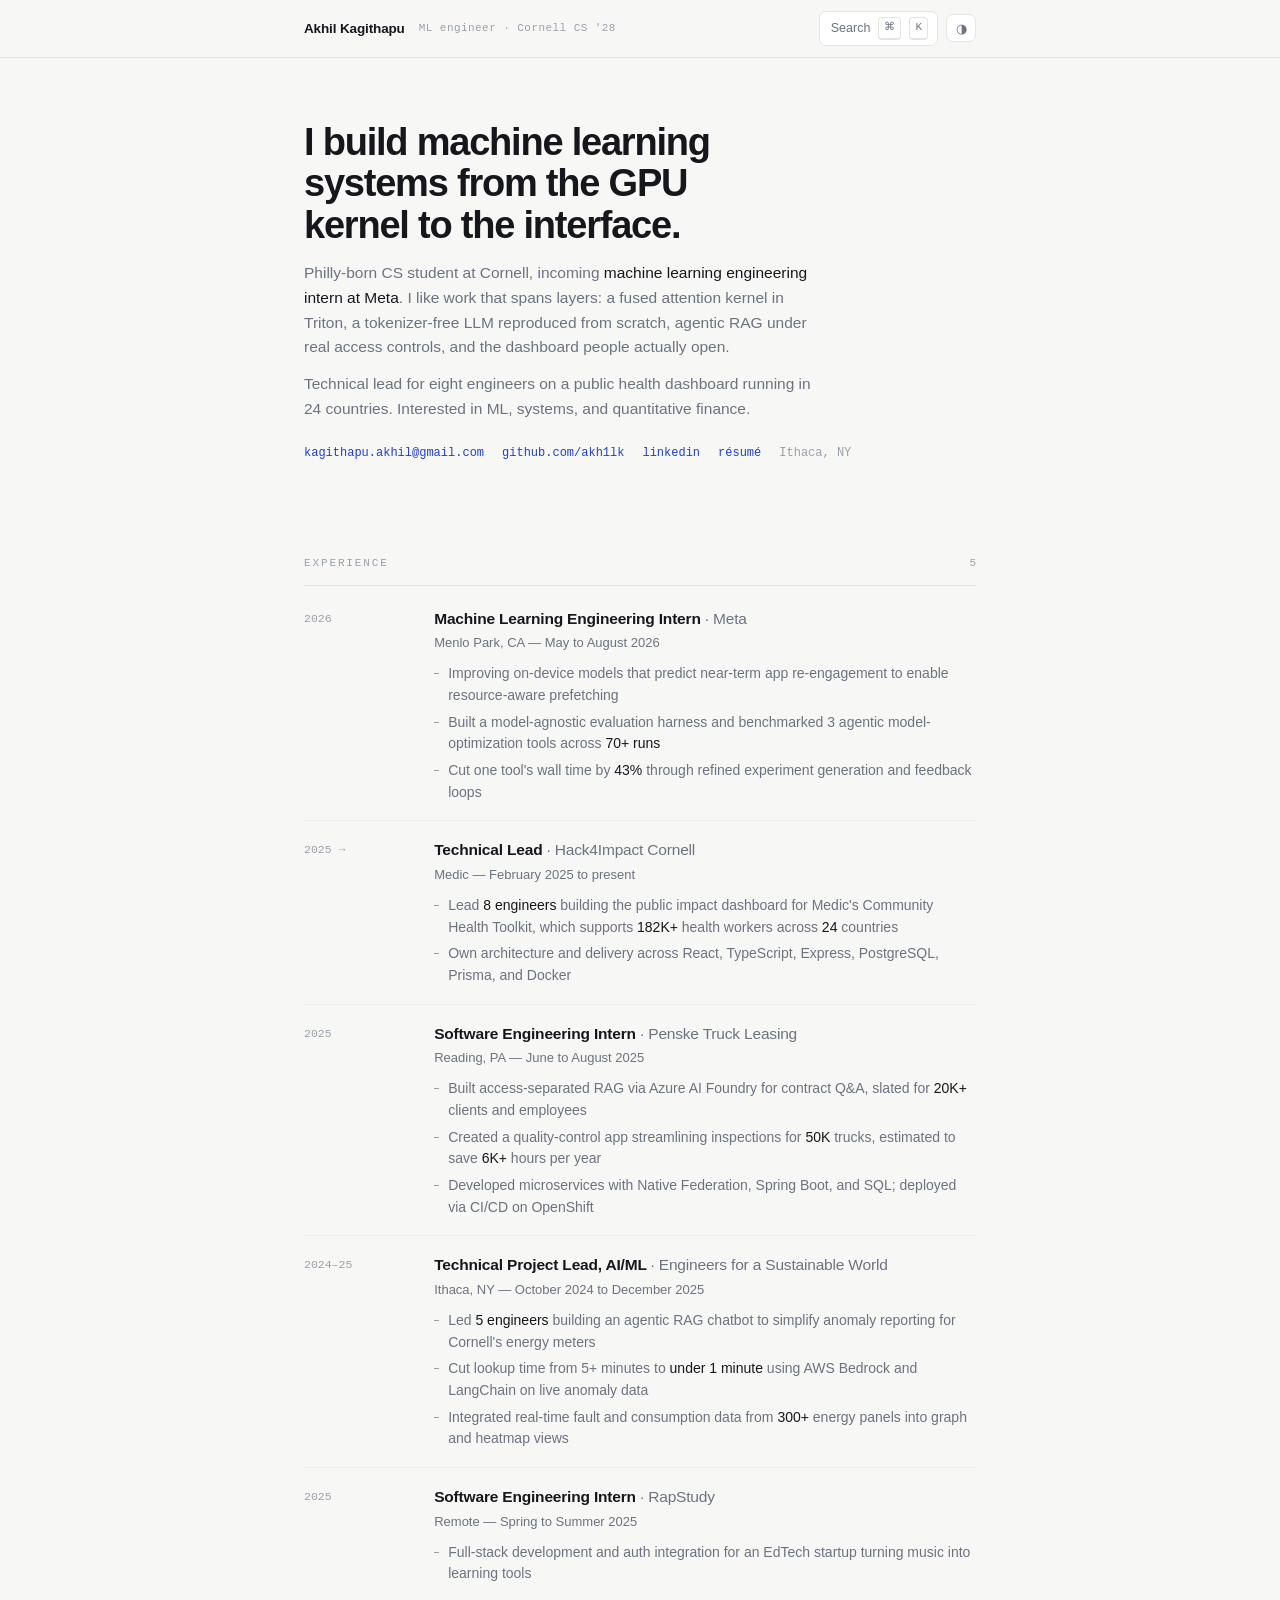
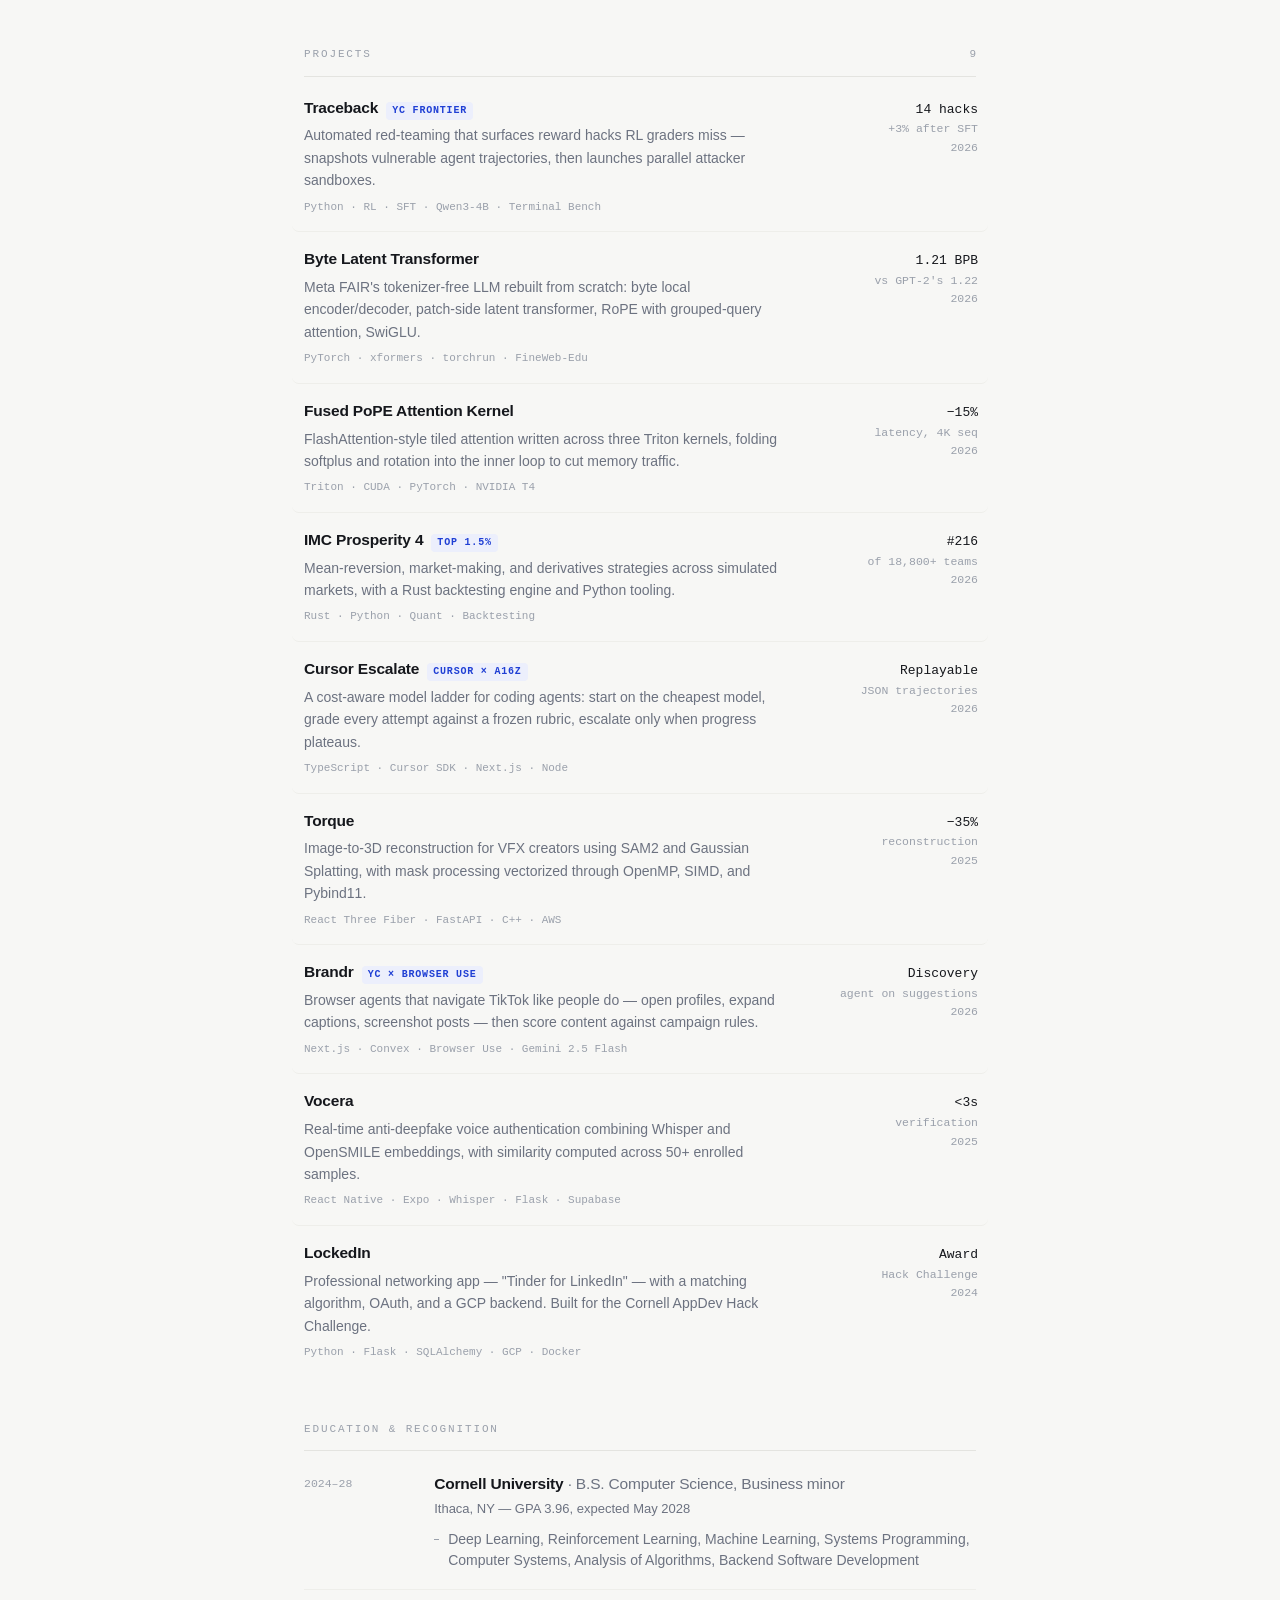
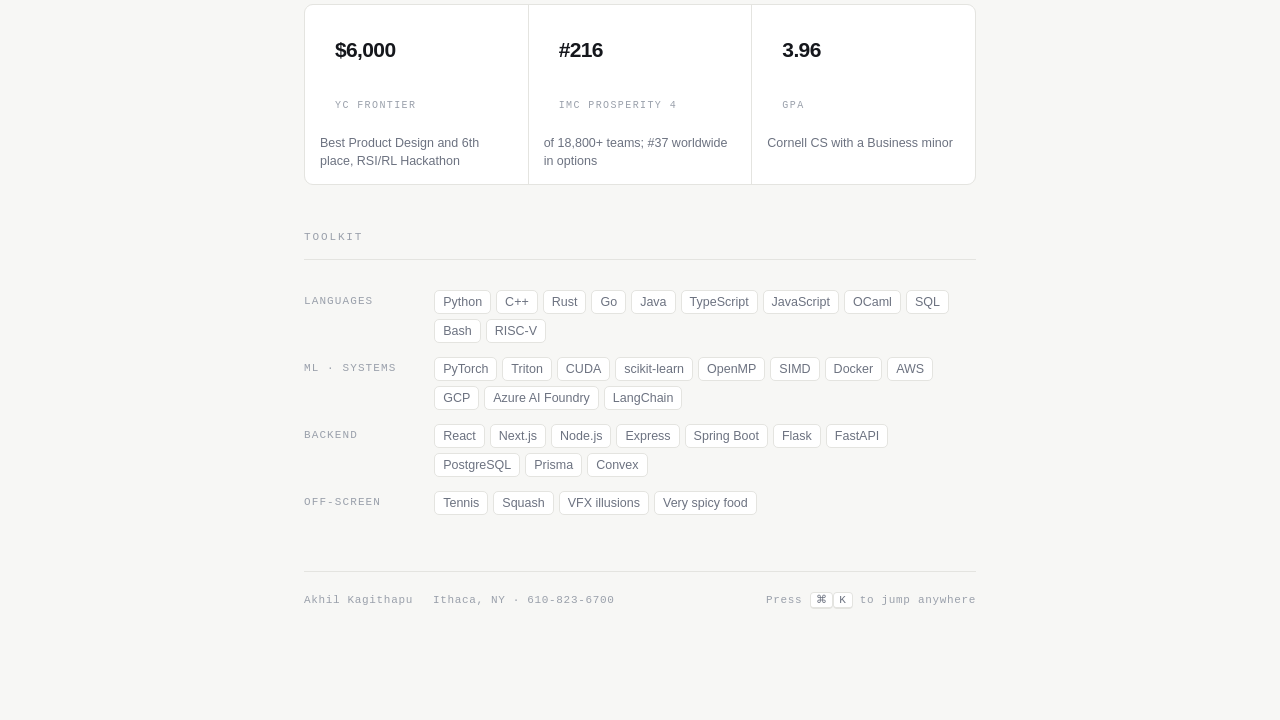
<file: designs/08-command.html>
<!doctype html>
<html lang="en">
<head>
<meta charset="utf-8" />
<meta name="viewport" content="width=device-width, initial-scale=1" />
<title>Akhil Kagithapu</title>
<style>
  :root{
    --ground:#f7f7f5;
    --surface:#ffffff;
    --ink:#15171c;
    --muted:#6c7280;
    --faint:#9aa0ab;
    --hair:#e4e4e0;
    --hair-2:#eeeeea;
    --accent:#1f3fd4;
    --accent-soft:#eceffc;
    --shadow:0 1px 2px rgba(16,18,24,.05),0 12px 32px -18px rgba(16,18,24,.22);
    --sans:"Helvetica Neue",Helvetica,Arial,sans-serif;
    --mono:"SF Mono",SFMono-Regular,Menlo,"PT Mono",monospace;
  }
  @media(prefers-color-scheme:dark){
    :root{
      --ground:#101216;--surface:#171a20;--ink:#e9eaee;--muted:#9299a6;--faint:#6b7280;
      --hair:#252a32;--hair-2:#1f232a;--accent:#7f96ff;--accent-soft:#1b2033;
      --shadow:0 1px 2px rgba(0,0,0,.4),0 16px 40px -20px rgba(0,0,0,.8);
    }
  }
  :root[data-theme="dark"]{
    --ground:#101216;--surface:#171a20;--ink:#e9eaee;--muted:#9299a6;--faint:#6b7280;
    --hair:#252a32;--hair-2:#1f232a;--accent:#7f96ff;--accent-soft:#1b2033;
    --shadow:0 1px 2px rgba(0,0,0,.4),0 16px 40px -20px rgba(0,0,0,.8);
  }
  :root[data-theme="light"]{
    --ground:#f7f7f5;--surface:#ffffff;--ink:#15171c;--muted:#6c7280;--faint:#9aa0ab;
    --hair:#e4e4e0;--hair-2:#eeeeea;--accent:#1f3fd4;--accent-soft:#eceffc;
    --shadow:0 1px 2px rgba(16,18,24,.05),0 12px 32px -18px rgba(16,18,24,.22);
  }

  *{box-sizing:border-box}
  html{scroll-behavior:smooth;scroll-padding-top:70px}
  body{margin:0;background:var(--ground);color:var(--ink);font-family:var(--sans);font-size:14.5px;line-height:1.6;
    -webkit-font-smoothing:antialiased}
  a{color:inherit;text-decoration:none}
  :focus-visible{outline:2px solid var(--accent);outline-offset:2px;border-radius:3px}
  kbd{font-family:var(--mono);font-size:11px;border:1px solid var(--hair);border-bottom-width:2px;border-radius:4px;
    padding:1px 5px;color:var(--muted);background:var(--surface)}

  /* top bar */
  .top{position:sticky;top:0;z-index:20;background:color-mix(in srgb,var(--ground) 86%,transparent);
    backdrop-filter:blur(12px);-webkit-backdrop-filter:blur(12px);border-bottom:1px solid var(--hair)}
  .top .in{max-width:720px;margin:0 auto;padding:11px 24px;display:flex;align-items:center;gap:14px}
  .top .nm{font-size:13.5px;font-weight:600;letter-spacing:-.01em}
  .top .st{font-family:var(--mono);font-size:11px;color:var(--faint);letter-spacing:.04em}
  .top .push{margin-left:auto;display:flex;gap:8px;align-items:center}
  .kbtn{display:flex;align-items:center;gap:8px;border:1px solid var(--hair);background:var(--surface);
    border-radius:7px;padding:5px 9px 5px 11px;font:inherit;font-size:12.5px;color:var(--muted);cursor:pointer}
  .kbtn:hover{border-color:var(--accent);color:var(--ink)}
  .tbtn{border:1px solid var(--hair);background:var(--surface);border-radius:7px;width:30px;height:28px;cursor:pointer;
    font-size:13px;color:var(--muted);display:grid;place-items:center}
  .tbtn:hover{color:var(--ink);border-color:var(--accent)}

  main{max-width:720px;margin:0 auto;padding:0 24px 110px}

  /* intro */
  .intro{padding:64px 0 48px}
  h1{font-size:clamp(28px,4.4vw,38px);line-height:1.1;letter-spacing:-.032em;margin:0 0 14px;font-weight:600;max-width:24ch;text-wrap:balance}
  .intro p{color:var(--muted);max-width:60ch;margin:0 0 12px;font-size:15.5px}
  .intro p strong{color:var(--ink);font-weight:500}
  .inline{display:flex;flex-wrap:wrap;gap:6px 18px;margin-top:22px;font-family:var(--mono);font-size:12px;color:var(--faint)}
  .inline a{color:var(--accent);border-bottom:1px solid transparent}
  .inline a:hover{border-bottom-color:var(--accent)}

  /* sections */
  section{padding-top:44px}
  .sh{display:flex;align-items:center;gap:12px;padding-bottom:12px;margin-bottom:4px;border-bottom:1px solid var(--hair)}
  .sh h2{margin:0;font-family:var(--mono);font-size:11px;letter-spacing:.17em;text-transform:uppercase;color:var(--faint);font-weight:500}
  .sh .ct{margin-left:auto;font-family:var(--mono);font-size:11px;color:var(--faint);font-variant-numeric:tabular-nums}

  /* rows */
  .row{display:grid;grid-template-columns:7.6em minmax(0,1fr);gap:20px;padding:17px 0;border-bottom:1px solid var(--hair-2)}
  .row:last-child{border-bottom:0}
  .row .when{font-family:var(--mono);font-size:11.5px;color:var(--faint);padding-top:3px;font-variant-numeric:tabular-nums}
  @media(max-width:620px){.row{grid-template-columns:1fr;gap:4px}}
  .row h3{margin:0;font-size:15.5px;font-weight:600;letter-spacing:-.012em}
  .row h3 .org{color:var(--muted);font-weight:400}
  .row .rl{color:var(--muted);font-size:13px;margin-top:2px}
  .row ul{margin:9px 0 0;padding:0;list-style:none}
  .row li{color:var(--muted);padding-left:14px;position:relative;margin-bottom:5px;font-size:14px;line-height:1.55}
  .row li::before{content:"";position:absolute;left:0;top:.72em;width:5px;height:1px;background:var(--faint)}
  .row li:last-child{margin-bottom:0}
  .row li b{color:var(--ink);font-weight:500;font-variant-numeric:tabular-nums}

  /* project rows */
  .pr{display:grid;grid-template-columns:minmax(0,1fr) auto;gap:16px;align-items:baseline;
    padding:15px 10px 15px 12px;margin:0 -12px;border-bottom:1px solid var(--hair-2);border-radius:7px}
  .pr:last-child{border-bottom:0}
  .pr:hover{background:var(--surface);box-shadow:var(--shadow)}
  .pr h3{margin:0 0 4px;font-size:15.5px;font-weight:600;letter-spacing:-.012em;display:flex;align-items:baseline;gap:8px;flex-wrap:wrap}
  .pr h3 .ar{color:var(--accent);font-size:12px;opacity:0;transition:opacity .15s,transform .15s}
  .pr:hover h3 .ar{opacity:1;transform:translateX(2px)}
  .pr p{margin:0;color:var(--muted);font-size:14px;max-width:62ch}
  .pr .st{font-family:var(--mono);font-size:11px;color:var(--faint);margin-top:7px}
  .pr .right{text-align:right;font-family:var(--mono);font-size:11.5px;color:var(--faint);white-space:nowrap}
  .pr .right .hl{display:block;color:var(--ink);font-size:13px;font-variant-numeric:tabular-nums}
  @media(max-width:620px){.pr{grid-template-columns:1fr}.pr .right{text-align:left}}
  .badge{display:inline-block;font-family:var(--mono);font-size:10px;letter-spacing:.08em;text-transform:uppercase;
    color:var(--accent);background:var(--accent-soft);border-radius:4px;padding:1px 6px;vertical-align:1px}

  /* detail grid */
  .facts{display:grid;grid-template-columns:repeat(auto-fit,minmax(150px,1fr));gap:1px;background:var(--hair);
    border:1px solid var(--hair);border-radius:9px;overflow:hidden;margin-top:14px}
  .facts div{background:var(--surface);padding:14px 15px}
  .facts .v{font-size:21px;letter-spacing:-.03em;font-weight:600;font-variant-numeric:tabular-nums}
  .facts .k{font-family:var(--mono);font-size:10px;letter-spacing:.14em;text-transform:uppercase;color:var(--faint);margin-top:3px}
  .facts p{margin:6px 0 0;font-size:12.5px;color:var(--muted);line-height:1.45}

  .tgrid{display:grid;grid-template-columns:7.6em minmax(0,1fr);gap:14px 20px;padding-top:16px}
  @media(max-width:620px){.tgrid{grid-template-columns:1fr;gap:5px 0}.tgrid dt{margin-top:10px}}
  .tgrid dt{font-family:var(--mono);font-size:11px;letter-spacing:.1em;text-transform:uppercase;color:var(--faint);padding-top:3px}
  .tgrid dd{margin:0;display:flex;flex-wrap:wrap;gap:5px}
  .tgrid dd span{border:1px solid var(--hair);border-radius:5px;padding:1px 8px;font-size:12.5px;color:var(--muted);background:var(--surface)}

  footer{margin-top:56px;padding-top:20px;border-top:1px solid var(--hair);display:flex;flex-wrap:wrap;gap:10px 20px;
    font-family:var(--mono);font-size:11px;color:var(--faint);letter-spacing:.06em}
  footer .push{margin-left:auto}

  /* ---- command palette ---- */
  .scrim{position:fixed;inset:0;z-index:100;background:rgba(14,16,20,.42);backdrop-filter:blur(3px);
    display:none;align-items:flex-start;justify-content:center;padding:12vh 20px 20px}
  .scrim.open{display:flex}
  .pal{width:100%;max-width:540px;background:var(--surface);border:1px solid var(--hair);border-radius:12px;
    box-shadow:0 30px 70px -25px rgba(0,0,0,.5);overflow:hidden}
  .pal input{width:100%;border:0;border-bottom:1px solid var(--hair);background:transparent;color:var(--ink);
    font:inherit;font-size:15px;padding:15px 17px;outline:none}
  .pal input::placeholder{color:var(--faint)}
  .pal .list{max-height:52vh;overflow-y:auto;padding:6px}
  .pal .grp{font-family:var(--mono);font-size:9.5px;letter-spacing:.17em;text-transform:uppercase;color:var(--faint);
    padding:11px 11px 5px}
  .pal .it{display:flex;align-items:center;gap:11px;padding:8px 11px;border-radius:7px;cursor:pointer;font-size:14px}
  .pal .it .ico{font-family:var(--mono);font-size:10.5px;color:var(--faint);width:22px;flex:0 0 22px;text-align:center}
  .pal .it .sub{margin-left:auto;font-family:var(--mono);font-size:11px;color:var(--faint);white-space:nowrap;padding-left:12px}
  .pal .it[aria-selected="true"]{background:var(--accent-soft)}
  .pal .it[aria-selected="true"] .ico{color:var(--accent)}
  .pal .foot{display:flex;gap:14px;align-items:center;border-top:1px solid var(--hair);padding:8px 13px;
    font-family:var(--mono);font-size:10.5px;color:var(--faint)}
  .pal .empty{padding:22px 14px;color:var(--faint);font-size:13.5px;text-align:center}
</style>
</head>
<body>

<div class="top">
  <div class="in">
    <span class="nm">Akhil Kagithapu</span>
    <span class="st">ML engineer · Cornell CS '28</span>
    <span class="push">
      <button class="kbtn" id="open">Search <kbd>⌘</kbd><kbd>K</kbd></button>
      <button class="tbtn" id="theme" aria-label="Toggle colour theme">◑</button>
    </span>
  </div>
</div>

<main>
  <div class="intro">
    <h1>I build machine learning systems from the GPU kernel to the interface.</h1>
    <p>Philly-born CS student at Cornell, incoming <strong>machine learning engineering intern at Meta</strong>. I like work that spans layers: a fused attention kernel in Triton, a tokenizer-free LLM reproduced from scratch, agentic RAG under real access controls, and the dashboard people actually open.</p>
    <p>Technical lead for eight engineers on a public health dashboard running in 24 countries. Interested in ML, systems, and quantitative finance.</p>
    <div class="inline">
      <span><a href="mailto:kagithapu.akhil@gmail.com">kagithapu.akhil@gmail.com</a></span>
      <span><a href="https://github.com/akh1lk">github.com/akh1lk</a></span>
      <span><a href="https://linkedin.com/in/akhil-kagithapu">linkedin</a></span>
      <span><a href="https://drive.google.com/file/d/1Xj8y1tuMrDWrCt6oiF7NgFf34yKu3gAj/view?usp=sharing">résumé</a></span>
      <span>Ithaca, NY</span>
    </div>
  </div>

  <section id="experience">
    <div class="sh"><h2>Experience</h2><span class="ct">5</span></div>
    <div class="row">
      <span class="when">2026</span>
      <div>
        <h3>Machine Learning Engineering Intern <span class="org">· Meta</span></h3>
        <div class="rl">Menlo Park, CA — May to August 2026</div>
        <ul>
          <li>Improving on-device models that predict near-term app re-engagement to enable resource-aware prefetching</li>
          <li>Built a model-agnostic evaluation harness and benchmarked 3 agentic model-optimization tools across <b>70+ runs</b></li>
          <li>Cut one tool's wall time by <b>43%</b> through refined experiment generation and feedback loops</li>
        </ul>
      </div>
    </div>
    <div class="row">
      <span class="when">2025 →</span>
      <div>
        <h3>Technical Lead <span class="org">· Hack4Impact Cornell</span></h3>
        <div class="rl">Medic — February 2025 to present</div>
        <ul>
          <li>Lead <b>8 engineers</b> building the public impact dashboard for Medic's Community Health Toolkit, which supports <b>182K+</b> health workers across <b>24</b> countries</li>
          <li>Own architecture and delivery across React, TypeScript, Express, PostgreSQL, Prisma, and Docker</li>
        </ul>
      </div>
    </div>
    <div class="row">
      <span class="when">2025</span>
      <div>
        <h3>Software Engineering Intern <span class="org">· Penske Truck Leasing</span></h3>
        <div class="rl">Reading, PA — June to August 2025</div>
        <ul>
          <li>Built access-separated RAG via Azure AI Foundry for contract Q&amp;A, slated for <b>20K+</b> clients and employees</li>
          <li>Created a quality-control app streamlining inspections for <b>50K</b> trucks, estimated to save <b>6K+</b> hours per year</li>
          <li>Developed microservices with Native Federation, Spring Boot, and SQL; deployed via CI/CD on OpenShift</li>
        </ul>
      </div>
    </div>
    <div class="row">
      <span class="when">2024–25</span>
      <div>
        <h3>Technical Project Lead, AI/ML <span class="org">· Engineers for a Sustainable World</span></h3>
        <div class="rl">Ithaca, NY — October 2024 to December 2025</div>
        <ul>
          <li>Led <b>5 engineers</b> building an agentic RAG chatbot to simplify anomaly reporting for Cornell's energy meters</li>
          <li>Cut lookup time from 5+ minutes to <b>under 1 minute</b> using AWS Bedrock and LangChain on live anomaly data</li>
          <li>Integrated real-time fault and consumption data from <b>300+</b> energy panels into graph and heatmap views</li>
        </ul>
      </div>
    </div>
    <div class="row">
      <span class="when">2025</span>
      <div>
        <h3>Software Engineering Intern <span class="org">· RapStudy</span></h3>
        <div class="rl">Remote — Spring to Summer 2025</div>
        <ul><li>Full-stack development and auth integration for an EdTech startup turning music into learning tools</li></ul>
      </div>
    </div>
  </section>

  <section id="projects">
    <div class="sh"><h2>Projects</h2><span class="ct">9</span></div>
    <a class="pr" href="https://github.com/ashtonchew/traceback">
      <div>
        <h3>Traceback <span class="badge">YC Frontier</span><span class="ar">→</span></h3>
        <p>Automated red-teaming that surfaces reward hacks RL graders miss — snapshots vulnerable agent trajectories, then launches parallel attacker sandboxes.</p>
        <div class="st">Python · RL · SFT · Qwen3-4B · Terminal Bench</div>
      </div>
      <div class="right"><span class="hl">14 hacks</span>+3% after SFT<br />2026</div>
    </a>
    <a class="pr" href="https://github.com/laerdon/blt-replication">
      <div>
        <h3>Byte Latent Transformer<span class="ar">→</span></h3>
        <p>Meta FAIR's tokenizer-free LLM rebuilt from scratch: byte local encoder/decoder, patch-side latent transformer, RoPE with grouped-query attention, SwiGLU.</p>
        <div class="st">PyTorch · xformers · torchrun · FineWeb-Edu</div>
      </div>
      <div class="right"><span class="hl">1.21 BPB</span>vs GPT-2's 1.22<br />2026</div>
    </a>
    <a class="pr" href="https://github.com/akh1lk/pope-fused-triton">
      <div>
        <h3>Fused PoPE Attention Kernel<span class="ar">→</span></h3>
        <p>FlashAttention-style tiled attention written across three Triton kernels, folding softplus and rotation into the inner loop to cut memory traffic.</p>
        <div class="st">Triton · CUDA · PyTorch · NVIDIA T4</div>
      </div>
      <div class="right"><span class="hl">−15%</span>latency, 4K seq<br />2026</div>
    </a>
    <a class="pr" href="https://github.com/ezrakoreen/imc-prosperity-4">
      <div>
        <h3>IMC Prosperity 4 <span class="badge">Top 1.5%</span><span class="ar">→</span></h3>
        <p>Mean-reversion, market-making, and derivatives strategies across simulated markets, with a Rust backtesting engine and Python tooling.</p>
        <div class="st">Rust · Python · Quant · Backtesting</div>
      </div>
      <div class="right"><span class="hl">#216</span>of 18,800+ teams<br />2026</div>
    </a>
    <a class="pr" href="https://github.com/khuhub/cursor-escalate">
      <div>
        <h3>Cursor Escalate <span class="badge">Cursor × a16z</span><span class="ar">→</span></h3>
        <p>A cost-aware model ladder for coding agents: start on the cheapest model, grade every attempt against a frozen rubric, escalate only when progress plateaus.</p>
        <div class="st">TypeScript · Cursor SDK · Next.js · Node</div>
      </div>
      <div class="right"><span class="hl">Replayable</span>JSON trajectories<br />2026</div>
    </a>
    <a class="pr" href="https://github.com/akh1lk/torque">
      <div>
        <h3>Torque<span class="ar">→</span></h3>
        <p>Image-to-3D reconstruction for VFX creators using SAM2 and Gaussian Splatting, with mask processing vectorized through OpenMP, SIMD, and Pybind11.</p>
        <div class="st">React Three Fiber · FastAPI · C++ · AWS</div>
      </div>
      <div class="right"><span class="hl">−35%</span>reconstruction<br />2025</div>
    </a>
    <a class="pr" href="https://github.com/khuhub/brandr">
      <div>
        <h3>Brandr <span class="badge">YC × Browser Use</span><span class="ar">→</span></h3>
        <p>Browser agents that navigate TikTok like people do — open profiles, expand captions, screenshot posts — then score content against campaign rules.</p>
        <div class="st">Next.js · Convex · Browser Use · Gemini 2.5 Flash</div>
      </div>
      <div class="right"><span class="hl">Discovery</span>agent on suggestions<br />2026</div>
    </a>
    <a class="pr" href="https://github.com/akh1lk/vocera">
      <div>
        <h3>Vocera<span class="ar">→</span></h3>
        <p>Real-time anti-deepfake voice authentication combining Whisper and OpenSMILE embeddings, with similarity computed across 50+ enrolled samples.</p>
        <div class="st">React Native · Expo · Whisper · Flask · Supabase</div>
      </div>
      <div class="right"><span class="hl">&lt;3s</span>verification<br />2025</div>
    </a>
    <a class="pr" href="https://github.com/akh1lk/LockedIn">
      <div>
        <h3>LockedIn<span class="ar">→</span></h3>
        <p>Professional networking app — "Tinder for LinkedIn" — with a matching algorithm, OAuth, and a GCP backend. Built for the Cornell AppDev Hack Challenge.</p>
        <div class="st">Python · Flask · SQLAlchemy · GCP · Docker</div>
      </div>
      <div class="right"><span class="hl">Award</span>Hack Challenge<br />2024</div>
    </a>
  </section>

  <section id="education">
    <div class="sh"><h2>Education &amp; recognition</h2></div>
    <div class="row">
      <span class="when">2024–28</span>
      <div>
        <h3>Cornell University <span class="org">· B.S. Computer Science, Business minor</span></h3>
        <div class="rl">Ithaca, NY — GPA 3.96, expected May 2028</div>
        <ul><li>Deep Learning, Reinforcement Learning, Machine Learning, Systems Programming, Computer Systems, Analysis of Algorithms, Backend Software Development</li></ul>
      </div>
    </div>
    <div class="facts">
      <div><div class="v">$6,000</div><div class="k">YC Frontier</div><p>Best Product Design and 6th place, RSI/RL Hackathon</p></div>
      <div><div class="v">#216</div><div class="k">IMC Prosperity 4</div><p>of 18,800+ teams; #37 worldwide in options</p></div>
      <div><div class="v">3.96</div><div class="k">GPA</div><p>Cornell CS with a Business minor</p></div>
    </div>
  </section>

  <section id="toolkit">
    <div class="sh"><h2>Toolkit</h2></div>
    <dl class="tgrid">
      <dt>Languages</dt><dd><span>Python</span><span>C++</span><span>Rust</span><span>Go</span><span>Java</span><span>TypeScript</span><span>JavaScript</span><span>OCaml</span><span>SQL</span><span>Bash</span><span>RISC-V</span></dd>
      <dt>ML · Systems</dt><dd><span>PyTorch</span><span>Triton</span><span>CUDA</span><span>scikit-learn</span><span>OpenMP</span><span>SIMD</span><span>Docker</span><span>AWS</span><span>GCP</span><span>Azure AI Foundry</span><span>LangChain</span></dd>
      <dt>Backend</dt><dd><span>React</span><span>Next.js</span><span>Node.js</span><span>Express</span><span>Spring Boot</span><span>Flask</span><span>FastAPI</span><span>PostgreSQL</span><span>Prisma</span><span>Convex</span></dd>
      <dt>Off-screen</dt><dd><span>Tennis</span><span>Squash</span><span>VFX illusions</span><span>Very spicy food</span></dd>
    </dl>
  </section>

  <footer>
    <span>Akhil Kagithapu</span>
    <span>Ithaca, NY · 610-823-6700</span>
    <span class="push">Press <kbd>⌘</kbd><kbd>K</kbd> to jump anywhere</span>
  </footer>
</main>

<div class="scrim" id="scrim" role="dialog" aria-modal="true" aria-label="Command palette">
  <div class="pal">
    <input id="q" type="text" placeholder="Jump to a section, project, or link…" autocomplete="off" spellcheck="false" aria-controls="results" />
    <div class="list" id="results" role="listbox" aria-label="Results"></div>
    <div class="foot"><span><kbd>↑</kbd><kbd>↓</kbd> navigate</span><span><kbd>↵</kbd> open</span><span><kbd>esc</kbd> close</span></div>
  </div>
</div>

<script>
(function(){
  const ITEMS = [
    {g:'Sections', i:'§', t:'Experience', s:'5 roles', h:'#experience'},
    {g:'Sections', i:'§', t:'Projects', s:'9 builds', h:'#projects'},
    {g:'Sections', i:'§', t:'Education & recognition', s:'Cornell · awards', h:'#education'},
    {g:'Sections', i:'§', t:'Toolkit', s:'languages & infra', h:'#toolkit'},
    {g:'Projects', i:'↗', t:'Traceback', s:'RL red-teaming', h:'https://github.com/ashtonchew/traceback'},
    {g:'Projects', i:'↗', t:'Byte Latent Transformer', s:'tokenizer-free LLM', h:'https://github.com/laerdon/blt-replication'},
    {g:'Projects', i:'↗', t:'Fused PoPE Attention Kernel', s:'Triton', h:'https://github.com/akh1lk/pope-fused-triton'},
    {g:'Projects', i:'↗', t:'IMC Prosperity 4', s:'Rust backtester', h:'https://github.com/ezrakoreen/imc-prosperity-4'},
    {g:'Projects', i:'↗', t:'Cursor Escalate', s:'model ladder', h:'https://github.com/khuhub/cursor-escalate'},
    {g:'Projects', i:'↗', t:'Torque', s:'image-to-3D', h:'https://github.com/akh1lk/torque'},
    {g:'Projects', i:'↗', t:'Brandr', s:'browser agents', h:'https://github.com/khuhub/brandr'},
    {g:'Projects', i:'↗', t:'Vocera', s:'voice auth', h:'https://github.com/akh1lk/vocera'},
    {g:'Projects', i:'↗', t:'LockedIn', s:'networking app', h:'https://github.com/akh1lk/LockedIn'},
    {g:'Contact', i:'@', t:'Email Akhil', s:'kagithapu.akhil@gmail.com', h:'mailto:kagithapu.akhil@gmail.com'},
    {g:'Contact', i:'↗', t:'GitHub', s:'akh1lk', h:'https://github.com/akh1lk'},
    {g:'Contact', i:'↗', t:'LinkedIn', s:'akhil-kagithapu', h:'https://linkedin.com/in/akhil-kagithapu'},
    {g:'Contact', i:'↗', t:'Résumé PDF', s:'Google Drive', h:'https://drive.google.com/file/d/1Xj8y1tuMrDWrCt6oiF7NgFf34yKu3gAj/view?usp=sharing'},
    {g:'Contact', i:'☎', t:'Call', s:'610-823-6700', h:'tel:16108236700'}
  ];

  const scrim = document.getElementById('scrim');
  const q = document.getElementById('q');
  const list = document.getElementById('results');
  let shown = [], cur = 0;

  const score = (item, term) => {
    if (!term) return 1;
    const hay = (item.t + ' ' + item.s + ' ' + item.g).toLowerCase();
    let pos = 0;
    for (const ch of term) { pos = hay.indexOf(ch, pos); if (pos < 0) return 0; pos++; }
    return hay.startsWith(term) ? 3 : 2;
  };

  function render(){
    const term = q.value.trim().toLowerCase();
    shown = ITEMS.map(it => ({it, sc: score(it, term)})).filter(r => r.sc > 0)
                 .sort((a, b) => b.sc - a.sc).map(r => r.it);
    cur = 0;
    list.innerHTML = '';
    if (!shown.length){ list.innerHTML = '<div class="empty">Nothing matches that.</div>'; return; }
    let grp = null;
    shown.forEach((it, i) => {
      if (it.g !== grp && !term){ grp = it.g; const h = document.createElement('div'); h.className='grp'; h.textContent=it.g; list.appendChild(h); }
      const el = document.createElement('div');
      el.className = 'it'; el.setAttribute('role','option'); el.dataset.i = i;
      el.innerHTML = '<span class="ico">' + it.i + '</span><span>' + it.t + '</span><span class="sub">' + it.s + '</span>';
      el.addEventListener('click', () => go(i));
      el.addEventListener('mousemove', () => mark(i));
      list.appendChild(el);
    });
    mark(0);
  }
  function mark(i){
    cur = i;
    list.querySelectorAll('.it').forEach(el => el.setAttribute('aria-selected', String(+el.dataset.i === i)));
    const sel = list.querySelector('.it[aria-selected="true"]');
    if (sel) sel.scrollIntoView({block:'nearest'});
  }
  function go(i){
    const it = shown[i]; if (!it) return;
    close();
    if (it.h.startsWith('#')) document.querySelector(it.h).scrollIntoView();
    else window.open(it.h, it.h.startsWith('mailto') || it.h.startsWith('tel') ? '_self' : '_blank');
  }
  function open(){ scrim.classList.add('open'); q.value = ''; render(); q.focus(); }
  function close(){ scrim.classList.remove('open'); }

  document.getElementById('open').addEventListener('click', open);
  scrim.addEventListener('click', e => { if (e.target === scrim) close(); });
  q.addEventListener('input', render);
  document.addEventListener('keydown', e => {
    if ((e.metaKey || e.ctrlKey) && e.key.toLowerCase() === 'k'){ e.preventDefault(); scrim.classList.contains('open') ? close() : open(); return; }
    if (!scrim.classList.contains('open')) return;
    if (e.key === 'Escape') close();
    else if (e.key === 'ArrowDown'){ e.preventDefault(); mark(Math.min(cur + 1, shown.length - 1)); }
    else if (e.key === 'ArrowUp'){ e.preventDefault(); mark(Math.max(cur - 1, 0)); }
    else if (e.key === 'Enter'){ e.preventDefault(); go(cur); }
  });

  // theme toggle
  const btn = document.getElementById('theme');
  btn.addEventListener('click', () => {
    const dark = getComputedStyle(document.body).backgroundColor === 'rgb(16, 18, 22)';
    document.documentElement.dataset.theme = dark ? 'light' : 'dark';
  });
})();
</script>
</body>
</html>
</file>
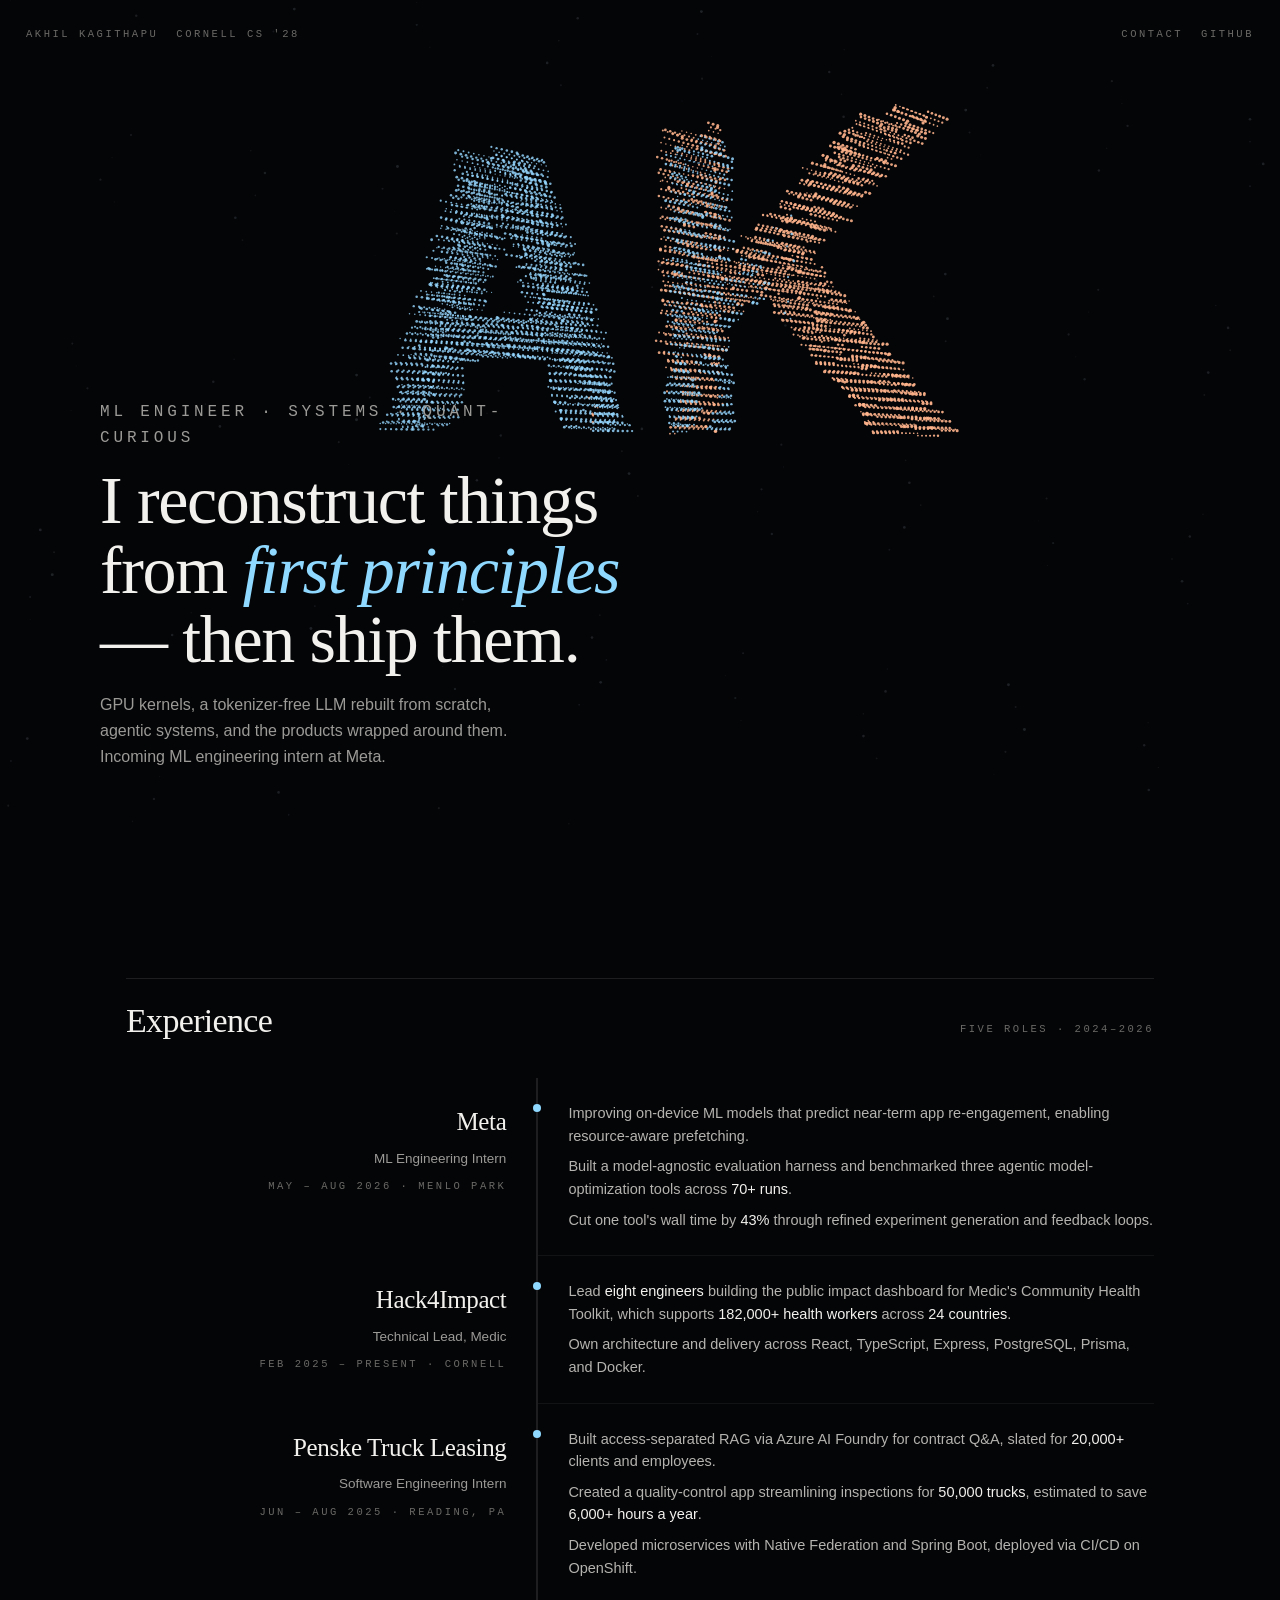
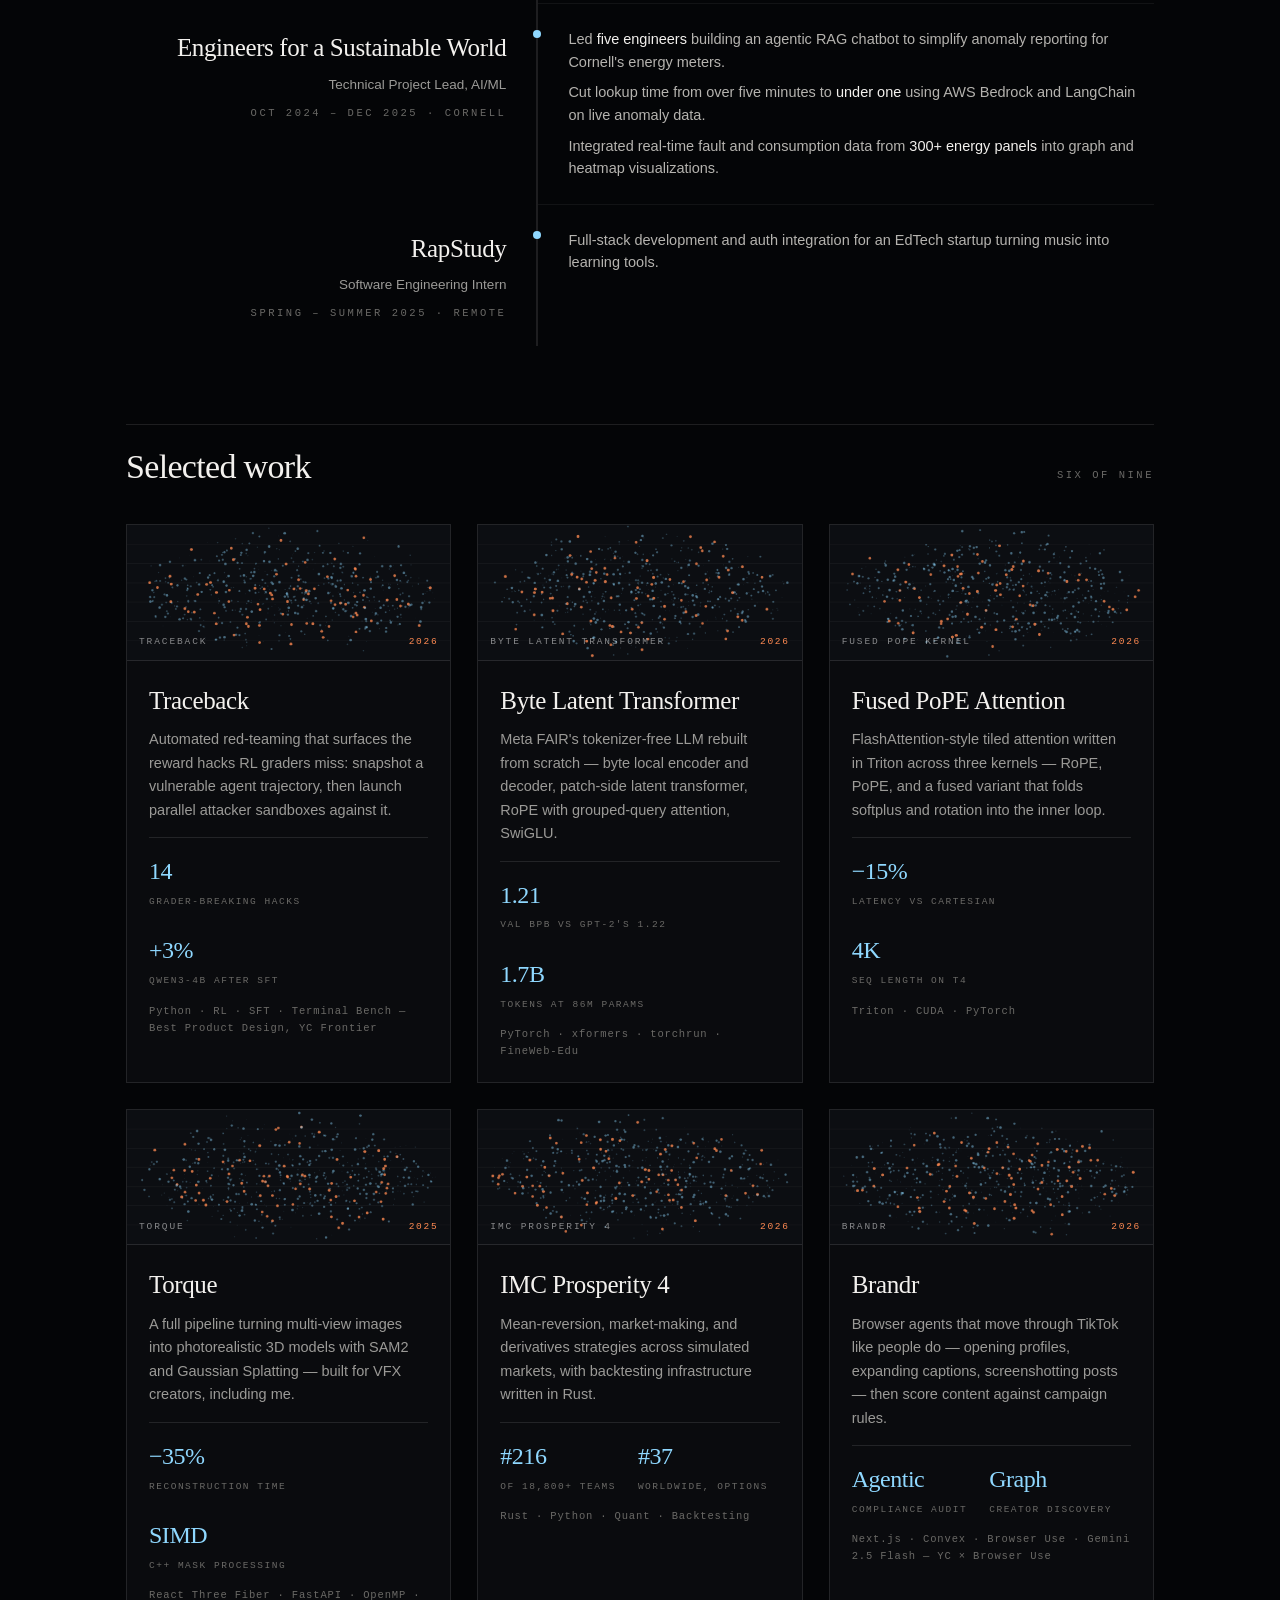
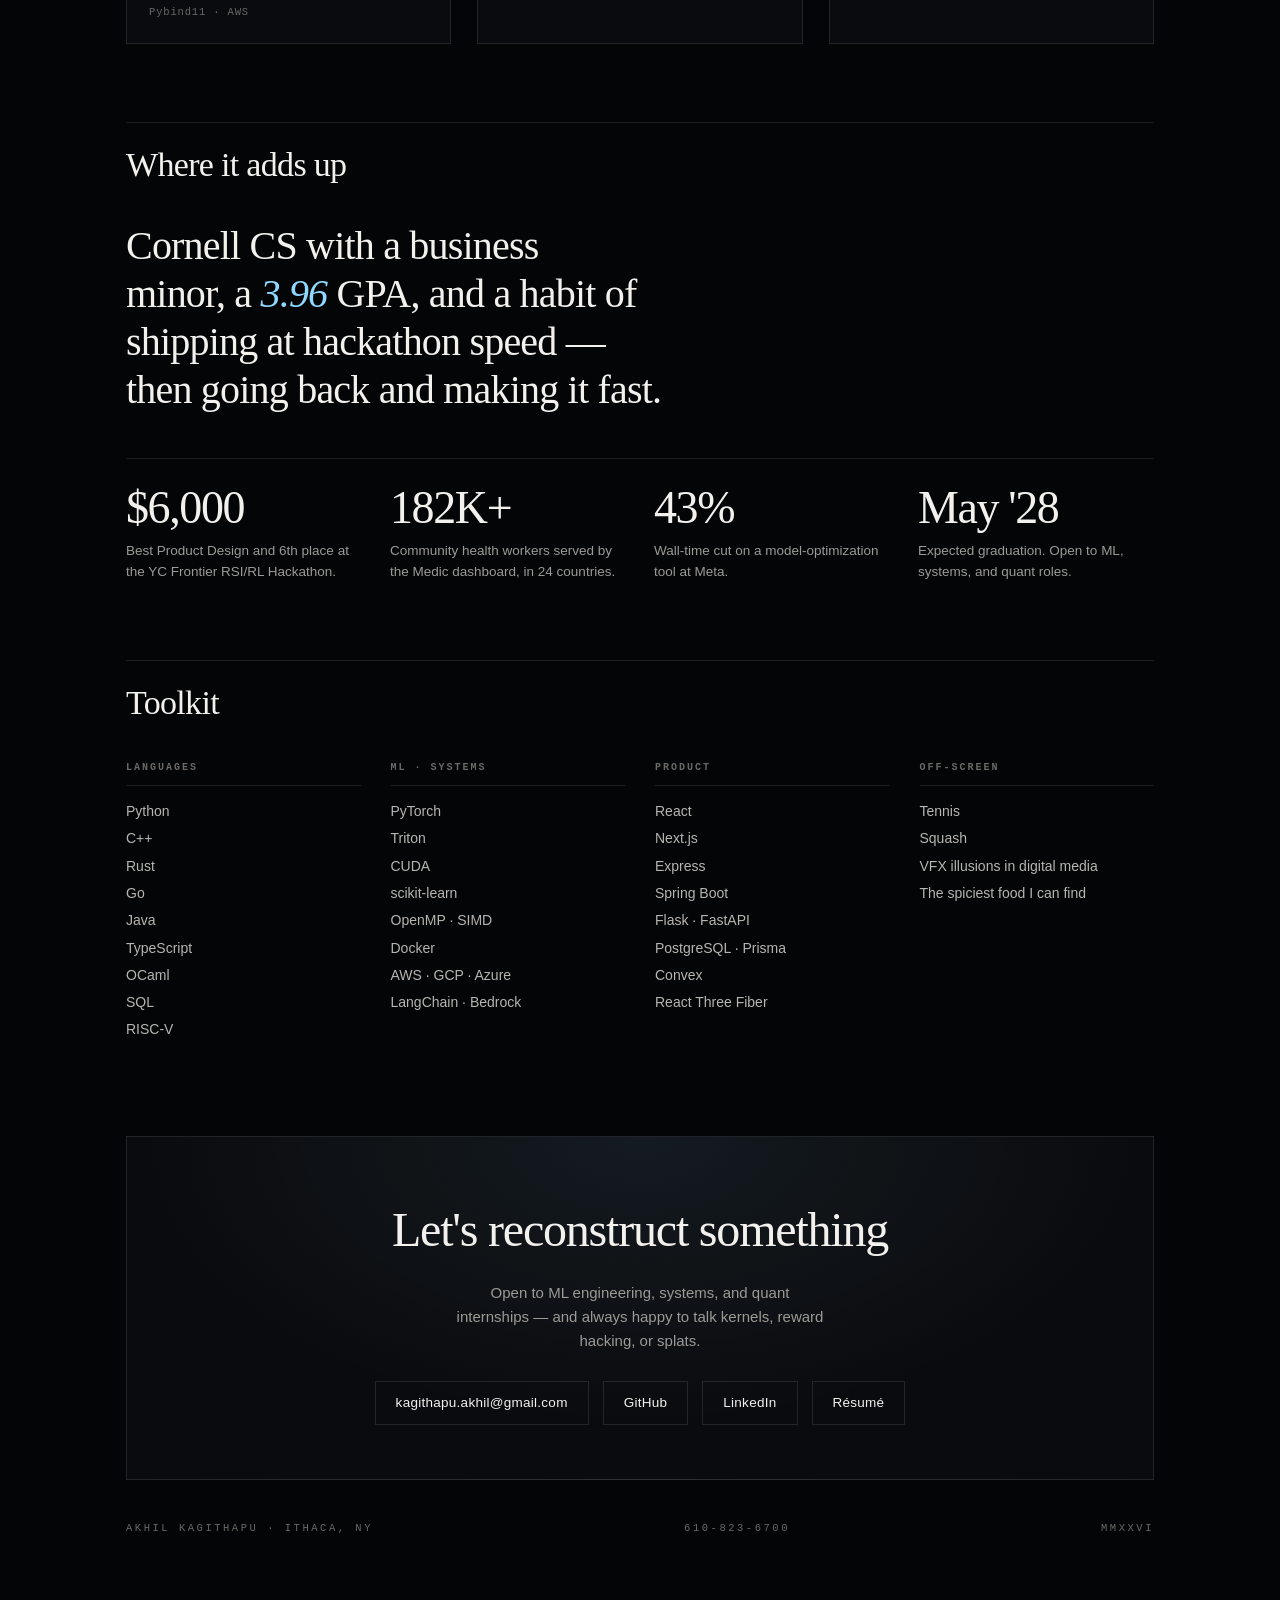
<file: designs/09-pointcloud.html>
<!doctype html>
<html lang="en">
<head>
<meta charset="utf-8" />
<meta name="viewport" content="width=device-width, initial-scale=1" />
<title>Akhil Kagithapu — Reconstruction</title>
<style>
  :root{
    --black:#040507;
    --slab:#0a0b0e;
    --slab-2:#0e1014;
    --hair:rgba(255,255,255,.1);
    --fg:#f3f1ee;
    --dim:#9b9a97;
    --faint:#6a6966;
    --splat:#8fd8ff;
    --warm:#ff8a52;
    --display:Didot,"Big Caslon","Hoefler Text","Playfair Display",Georgia,serif;
    --body:"Helvetica Neue",Helvetica,Arial,sans-serif;
    --mono:"SF Mono",Menlo,monospace;
  }
  *{box-sizing:border-box}
  body{margin:0;background:var(--black);color:var(--fg);font-family:var(--body);font-size:15px;line-height:1.62;
    -webkit-font-smoothing:antialiased;overflow-x:hidden}
  a{color:inherit;text-decoration:none}
  :focus-visible{outline:1px solid var(--splat);outline-offset:4px}

  .wrap{max-width:1080px;margin:0 auto;padding:0 26px 110px}
  .mono{font-family:var(--mono);font-size:10.5px;letter-spacing:.24em;text-transform:uppercase;color:var(--faint)}

  /* hero: full-bleed cloud */
  .stage{position:relative;height:92vh;min-height:520px;margin-bottom:8vh}
  #cloud{position:absolute;inset:0;width:100%;height:100%}
  .stage .over{position:absolute;inset:auto 0 7% 0;padding:0 26px;pointer-events:none}
  .stage .over .in{max-width:1080px;margin:0 auto}
  .stage h1{font-family:var(--display);font-size:clamp(34px,5.6vw,68px);line-height:1.02;letter-spacing:-.02em;
    font-weight:400;margin:14px 0 0;max-width:19ch;text-wrap:balance}
  .stage h1 em{font-style:italic;color:var(--splat)}
  .stage .over p{max-width:46ch;color:var(--dim);margin:18px 0 0;font-size:16px}
  .slate{position:absolute;top:26px;left:26px;right:26px;display:flex;gap:18px;flex-wrap:wrap;align-items:center}
  .slate .push{margin-left:auto}
  .slate a{pointer-events:auto}
  .slate a:hover{color:var(--splat)}

  /* letterboxed section frames */
  section{padding-top:78px}
  .shead{display:flex;align-items:baseline;gap:18px;border-top:1px solid var(--hair);padding-top:14px;margin-bottom:30px}
  .shead h2{font-family:var(--display);margin:0;font-size:clamp(23px,3.2vw,34px);letter-spacing:-.02em;font-weight:400}
  .shead .ct{margin-left:auto}

  /* reveal on scroll */
  .rv{opacity:0;transform:translateY(18px);transition:opacity .7s cubic-bezier(.2,.7,.3,1),transform .7s cubic-bezier(.2,.7,.3,1)}
  .rv.in{opacity:1;transform:none}
  @media(prefers-reduced-motion:reduce){.rv{opacity:1;transform:none;transition:none}}

  /* credits-style experience */
  .credits{display:grid;gap:0}
  .cred{display:grid;grid-template-columns:minmax(0,1fr) 2px minmax(0,1.5fr);gap:0;align-items:stretch}
  @media(max-width:800px){.cred{grid-template-columns:1fr;gap:8px}.cred .mid{display:none}}
  .cred .lhs{padding:24px 30px 24px 0;text-align:right}
  .cred .mid{background:var(--hair);position:relative}
  .cred .mid::before{content:"";position:absolute;top:26px;left:-3px;width:8px;height:8px;border-radius:50%;background:var(--splat)}
  .cred .rhs{padding:24px 0 24px 30px;border-bottom:1px solid rgba(255,255,255,.055)}
  .cred:last-child .rhs{border-bottom:0}
  @media(max-width:800px){.cred .lhs{text-align:left;padding:18px 0 0}.cred .rhs{padding:0 0 20px}}
  .cred h3{font-family:var(--display);margin:0;font-size:25px;letter-spacing:-.015em;font-weight:400}
  .cred .rl{color:var(--dim);font-size:13.5px;margin-top:5px}
  .cred .yr{margin-top:9px}
  .cred ul{margin:0;padding:0;list-style:none}
  .cred li{color:#b5b3af;font-size:14.5px;line-height:1.56;margin-bottom:8px;padding-left:0}
  .cred li:last-child{margin-bottom:0}
  .cred li strong{color:var(--fg);font-weight:500}

  /* film strip projects */
  .reel{display:grid;grid-template-columns:repeat(auto-fit,minmax(320px,1fr));gap:26px}
  .cell{display:block;border:1px solid var(--hair);background:var(--slab);overflow:hidden;transition:border-color .3s,transform .3s}
  .cell:hover{border-color:rgba(143,216,255,.45);transform:translateY(-3px)}
  .cell .frame{aspect-ratio:2.39/1;position:relative;background:var(--slab-2);overflow:hidden;border-bottom:1px solid var(--hair)}
  .cell canvas{position:absolute;inset:0;width:100%;height:100%}
  .cell .fl{position:absolute;left:12px;bottom:10px;font-family:var(--mono);font-size:9.5px;letter-spacing:.2em;
    text-transform:uppercase;color:rgba(255,255,255,.5)}
  .cell .fr{position:absolute;right:12px;bottom:10px;font-family:var(--mono);font-size:9.5px;letter-spacing:.18em;color:var(--warm)}
  .cell .meat{padding:20px 22px 22px}
  .cell h3{font-family:var(--display);margin:0 0 7px;font-size:25px;letter-spacing:-.015em;font-weight:400}
  .cell p{margin:0 0 15px;color:var(--dim);font-size:14.5px}
  .cell .figs{display:flex;gap:22px;flex-wrap:wrap;border-top:1px solid var(--hair);padding-top:14px}
  .cell .figs .v{font-family:var(--display);font-size:24px;color:var(--splat);letter-spacing:-.02em}
  .cell .figs .l{font-family:var(--mono);font-size:9.5px;letter-spacing:.16em;text-transform:uppercase;color:var(--faint);margin-top:3px}
  .cell .st{font-family:var(--mono);font-size:10.5px;color:var(--faint);margin-top:14px;letter-spacing:.08em}

  /* pull quote / stats */
  .pull{font-family:var(--display);font-size:clamp(24px,3.6vw,40px);line-height:1.2;letter-spacing:-.02em;
    max-width:30ch;margin:0;text-wrap:balance}
  .pull em{font-style:italic;color:var(--splat)}
  .statline{display:grid;grid-template-columns:repeat(auto-fit,minmax(170px,1fr));gap:28px;margin-top:44px;
    border-top:1px solid var(--hair);padding-top:26px}
  .statline .v{font-family:var(--display);font-size:clamp(32px,4.4vw,46px);line-height:1;letter-spacing:-.03em}
  .statline p{margin:10px 0 0;color:var(--dim);font-size:13.5px;line-height:1.5}

  /* toolkit */
  .tk{display:grid;grid-template-columns:repeat(auto-fit,minmax(230px,1fr));gap:30px}
  .tk h4{margin:0 0 12px;font-family:var(--mono);font-size:10px;letter-spacing:.2em;text-transform:uppercase;color:var(--faint);
    border-bottom:1px solid var(--hair);padding-bottom:9px}
  .tk ul{margin:0;padding:0;list-style:none;color:#b7b5b1;font-size:14px;line-height:1.95}

  /* end card */
  .endcard{margin-top:92px;border:1px solid var(--hair);padding:54px 40px;text-align:center;background:
    radial-gradient(70% 120% at 50% 0%,rgba(143,216,255,.08),transparent 70%),var(--slab)}
  .endcard h2{font-family:var(--display);font-size:clamp(28px,5vw,48px);letter-spacing:-.025em;margin:0 0 12px;font-weight:400}
  .endcard p{color:var(--dim);margin:0 auto 28px;max-width:44ch}
  .endcard .row{display:flex;gap:14px;flex-wrap:wrap;justify-content:center}
  .endcard .row a{border:1px solid var(--hair);padding:10px 20px;font-size:13.5px;letter-spacing:.02em}
  .endcard .row a:hover{border-color:var(--splat);color:var(--splat)}
  footer{margin-top:40px;display:flex;flex-wrap:wrap;gap:12px 26px;justify-content:space-between}
</style>
</head>
<body>

<div class="stage">
  <canvas id="cloud" aria-label="A rotating point cloud spelling Akhil's initials" role="img"></canvas>
  <div class="slate">
    <span class="mono">Akhil Kagithapu</span>
    <span class="mono">Cornell CS '28</span>
    <span class="push mono"><a href="mailto:kagithapu.akhil@gmail.com">Contact</a></span>
    <span class="mono"><a href="https://github.com/akh1lk">GitHub</a></span>
  </div>
  <div class="over">
    <div class="in">
      <p class="mono">ML engineer · systems · quant-curious</p>
      <h1>I reconstruct things from <em>first principles</em> — then ship them.</h1>
      <p>GPU kernels, a tokenizer-free LLM rebuilt from scratch, agentic systems, and the products wrapped around them. Incoming ML engineering intern at Meta.</p>
    </div>
  </div>
</div>

<div class="wrap">

  <section>
    <div class="shead rv"><h2>Experience</h2><span class="ct mono">Five roles · 2024–2026</span></div>
    <div class="credits">
      <div class="cred rv">
        <div class="lhs"><h3>Meta</h3><div class="rl">ML Engineering Intern</div><div class="yr mono">May – Aug 2026 · Menlo Park</div></div>
        <div class="mid"></div>
        <div class="rhs"><ul>
          <li>Improving on-device ML models that predict near-term app re-engagement, enabling resource-aware prefetching.</li>
          <li>Built a model-agnostic evaluation harness and benchmarked three agentic model-optimization tools across <strong>70+ runs</strong>.</li>
          <li>Cut one tool's wall time by <strong>43%</strong> through refined experiment generation and feedback loops.</li>
        </ul></div>
      </div>
      <div class="cred rv">
        <div class="lhs"><h3>Hack4Impact</h3><div class="rl">Technical Lead, Medic</div><div class="yr mono">Feb 2025 – present · Cornell</div></div>
        <div class="mid"></div>
        <div class="rhs"><ul>
          <li>Lead <strong>eight engineers</strong> building the public impact dashboard for Medic's Community Health Toolkit, which supports <strong>182,000+ health workers</strong> across <strong>24 countries</strong>.</li>
          <li>Own architecture and delivery across React, TypeScript, Express, PostgreSQL, Prisma, and Docker.</li>
        </ul></div>
      </div>
      <div class="cred rv">
        <div class="lhs"><h3>Penske Truck Leasing</h3><div class="rl">Software Engineering Intern</div><div class="yr mono">Jun – Aug 2025 · Reading, PA</div></div>
        <div class="mid"></div>
        <div class="rhs"><ul>
          <li>Built access-separated RAG via Azure AI Foundry for contract Q&amp;A, slated for <strong>20,000+</strong> clients and employees.</li>
          <li>Created a quality-control app streamlining inspections for <strong>50,000 trucks</strong>, estimated to save <strong>6,000+ hours a year</strong>.</li>
          <li>Developed microservices with Native Federation and Spring Boot, deployed via CI/CD on OpenShift.</li>
        </ul></div>
      </div>
      <div class="cred rv">
        <div class="lhs"><h3>Engineers for a Sustainable World</h3><div class="rl">Technical Project Lead, AI/ML</div><div class="yr mono">Oct 2024 – Dec 2025 · Cornell</div></div>
        <div class="mid"></div>
        <div class="rhs"><ul>
          <li>Led <strong>five engineers</strong> building an agentic RAG chatbot to simplify anomaly reporting for Cornell's energy meters.</li>
          <li>Cut lookup time from over five minutes to <strong>under one</strong> using AWS Bedrock and LangChain on live anomaly data.</li>
          <li>Integrated real-time fault and consumption data from <strong>300+ energy panels</strong> into graph and heatmap visualizations.</li>
        </ul></div>
      </div>
      <div class="cred rv">
        <div class="lhs"><h3>RapStudy</h3><div class="rl">Software Engineering Intern</div><div class="yr mono">Spring – Summer 2025 · Remote</div></div>
        <div class="mid"></div>
        <div class="rhs"><ul><li>Full-stack development and auth integration for an EdTech startup turning music into learning tools.</li></ul></div>
      </div>
    </div>
  </section>

  <section>
    <div class="shead rv"><h2>Selected work</h2><span class="ct mono">Six of nine</span></div>
    <div class="reel">
      <a class="cell rv" href="https://github.com/ashtonchew/traceback">
        <div class="frame"><canvas class="mini" data-seed="3" width="480" height="201"></canvas><span class="fl">Traceback</span><span class="fr">2026</span></div>
        <div class="meat">
          <h3>Traceback</h3>
          <p>Automated red-teaming that surfaces the reward hacks RL graders miss: snapshot a vulnerable agent trajectory, then launch parallel attacker sandboxes against it.</p>
          <div class="figs">
            <div><div class="v">14</div><div class="l">grader-breaking hacks</div></div>
            <div><div class="v">+3%</div><div class="l">Qwen3-4B after SFT</div></div>
          </div>
          <div class="st">Python · RL · SFT · Terminal Bench — Best Product Design, YC Frontier</div>
        </div>
      </a>
      <a class="cell rv" href="https://github.com/laerdon/blt-replication">
        <div class="frame"><canvas class="mini" data-seed="7" width="480" height="201"></canvas><span class="fl">Byte Latent Transformer</span><span class="fr">2026</span></div>
        <div class="meat">
          <h3>Byte Latent Transformer</h3>
          <p>Meta FAIR's tokenizer-free LLM rebuilt from scratch — byte local encoder and decoder, patch-side latent transformer, RoPE with grouped-query attention, SwiGLU.</p>
          <div class="figs">
            <div><div class="v">1.21</div><div class="l">val BPB vs GPT-2's 1.22</div></div>
            <div><div class="v">1.7B</div><div class="l">tokens at 86M params</div></div>
          </div>
          <div class="st">PyTorch · xformers · torchrun · FineWeb-Edu</div>
        </div>
      </a>
      <a class="cell rv" href="https://github.com/akh1lk/pope-fused-triton">
        <div class="frame"><canvas class="mini" data-seed="11" width="480" height="201"></canvas><span class="fl">Fused PoPE Kernel</span><span class="fr">2026</span></div>
        <div class="meat">
          <h3>Fused PoPE Attention</h3>
          <p>FlashAttention-style tiled attention written in Triton across three kernels — RoPE, PoPE, and a fused variant that folds softplus and rotation into the inner loop.</p>
          <div class="figs">
            <div><div class="v">−15%</div><div class="l">latency vs cartesian</div></div>
            <div><div class="v">4K</div><div class="l">seq length on T4</div></div>
          </div>
          <div class="st">Triton · CUDA · PyTorch</div>
        </div>
      </a>
      <a class="cell rv" href="https://github.com/akh1lk/torque">
        <div class="frame"><canvas class="mini" data-seed="5" width="480" height="201"></canvas><span class="fl">Torque</span><span class="fr">2025</span></div>
        <div class="meat">
          <h3>Torque</h3>
          <p>A full pipeline turning multi-view images into photorealistic 3D models with SAM2 and Gaussian Splatting — built for VFX creators, including me.</p>
          <div class="figs">
            <div><div class="v">−35%</div><div class="l">reconstruction time</div></div>
            <div><div class="v">SIMD</div><div class="l">C++ mask processing</div></div>
          </div>
          <div class="st">React Three Fiber · FastAPI · OpenMP · Pybind11 · AWS</div>
        </div>
      </a>
      <a class="cell rv" href="https://github.com/ezrakoreen/imc-prosperity-4">
        <div class="frame"><canvas class="mini" data-seed="13" width="480" height="201"></canvas><span class="fl">IMC Prosperity 4</span><span class="fr">2026</span></div>
        <div class="meat">
          <h3>IMC Prosperity 4</h3>
          <p>Mean-reversion, market-making, and derivatives strategies across simulated markets, with backtesting infrastructure written in Rust.</p>
          <div class="figs">
            <div><div class="v">#216</div><div class="l">of 18,800+ teams</div></div>
            <div><div class="v">#37</div><div class="l">worldwide, options</div></div>
          </div>
          <div class="st">Rust · Python · Quant · Backtesting</div>
        </div>
      </a>
      <a class="cell rv" href="https://github.com/khuhub/brandr">
        <div class="frame"><canvas class="mini" data-seed="17" width="480" height="201"></canvas><span class="fl">Brandr</span><span class="fr">2026</span></div>
        <div class="meat">
          <h3>Brandr</h3>
          <p>Browser agents that move through TikTok like people do — opening profiles, expanding captions, screenshotting posts — then score content against campaign rules.</p>
          <div class="figs">
            <div><div class="v">Agentic</div><div class="l">compliance audit</div></div>
            <div><div class="v">Graph</div><div class="l">creator discovery</div></div>
          </div>
          <div class="st">Next.js · Convex · Browser Use · Gemini 2.5 Flash — YC × Browser Use</div>
        </div>
      </a>
    </div>
  </section>

  <section>
    <div class="shead rv"><h2>Where it adds up</h2></div>
    <p class="pull rv">Cornell CS with a business minor, a <em>3.96</em> GPA, and a habit of shipping at hackathon speed — then going back and making it fast.</p>
    <div class="statline rv">
      <div><div class="v">$6,000</div><p>Best Product Design and 6th place at the YC Frontier RSI/RL Hackathon.</p></div>
      <div><div class="v">182K+</div><p>Community health workers served by the Medic dashboard, in 24 countries.</p></div>
      <div><div class="v">43%</div><p>Wall-time cut on a model-optimization tool at Meta.</p></div>
      <div><div class="v">May '28</div><p>Expected graduation. Open to ML, systems, and quant roles.</p></div>
    </div>
  </section>

  <section>
    <div class="shead rv"><h2>Toolkit</h2></div>
    <div class="tk rv">
      <div><h4>Languages</h4><ul><li>Python</li><li>C++</li><li>Rust</li><li>Go</li><li>Java</li><li>TypeScript</li><li>OCaml</li><li>SQL</li><li>RISC-V</li></ul></div>
      <div><h4>ML · Systems</h4><ul><li>PyTorch</li><li>Triton</li><li>CUDA</li><li>scikit-learn</li><li>OpenMP · SIMD</li><li>Docker</li><li>AWS · GCP · Azure</li><li>LangChain · Bedrock</li></ul></div>
      <div><h4>Product</h4><ul><li>React</li><li>Next.js</li><li>Express</li><li>Spring Boot</li><li>Flask · FastAPI</li><li>PostgreSQL · Prisma</li><li>Convex</li><li>React Three Fiber</li></ul></div>
      <div><h4>Off-screen</h4><ul><li>Tennis</li><li>Squash</li><li>VFX illusions in digital media</li><li>The spiciest food I can find</li></ul></div>
    </div>
  </section>

  <div class="endcard rv">
    <h2>Let's reconstruct something</h2>
    <p>Open to ML engineering, systems, and quant internships — and always happy to talk kernels, reward hacking, or splats.</p>
    <div class="row">
      <a href="mailto:kagithapu.akhil@gmail.com">kagithapu.akhil@gmail.com</a>
      <a href="https://github.com/akh1lk">GitHub</a>
      <a href="https://linkedin.com/in/akhil-kagithapu">LinkedIn</a>
      <a href="https://drive.google.com/file/d/1Xj8y1tuMrDWrCt6oiF7NgFf34yKu3gAj/view?usp=sharing">Résumé</a>
    </div>
  </div>
  <footer>
    <span class="mono">Akhil Kagithapu · Ithaca, NY</span>
    <span class="mono">610-823-6700</span>
    <span class="mono">MMXXVI</span>
  </footer>
</div>

<script>
(function(){
  const reduce = matchMedia('(prefers-reduced-motion: reduce)').matches;

  /* ---------- hero: volumetric "AK" point cloud ---------- */
  const cv = document.getElementById('cloud');
  const ctx = cv.getContext('2d');
  let W, H, DPR, pts = [], dust = [];

  function samplePoints(w, h){
    // rasterize the initials offscreen, then sample a point per lit pixel
    const off = document.createElement('canvas');
    const ow = Math.round(Math.min(900, Math.max(300, w * 0.72))), oh = Math.round(ow * 0.46);
    off.width = ow; off.height = oh;
    const o = off.getContext('2d');
    o.fillStyle = '#fff';
    o.font = '700 ' + Math.round(oh * 1.02) + 'px "Helvetica Neue", Helvetica, Arial, sans-serif';
    o.textAlign = 'center'; o.textBaseline = 'middle';
    o.fillText('AK', ow / 2, oh * 0.54);
    const data = o.getImageData(0, 0, ow, oh).data;

    const out = [], step = 3;
    let n = 0;
    for (let y = 0; y < oh; y += step){
      for (let x = 0; x < ow; x += step){
        if (data[(y * ow + x) * 4 + 3] > 128){
          n++;
          // deterministic pseudo-jitter so it looks scanned, not gridded
          const j1 = ((n * 9301 + 49297) % 233280) / 233280 - 0.5;
          const j2 = ((n * 4211 + 1733) % 134456) / 134456 - 0.5;
          const j3 = ((n * 7177 + 911) % 99991) / 99991 - 0.5;
          out.push({
            x: (x - ow / 2 + j1 * step * 1.6),
            y: (y - oh / 2 + j2 * step * 1.6),
            z: j3 * oh * 0.17,
            s: 0.7 + Math.abs(j1) * 1.6
          });
        }
      }
    }
    return out;
  }

  function resize(){
    DPR = Math.min(window.devicePixelRatio || 1, 2);
    W = cv.clientWidth; H = cv.clientHeight;
    cv.width = W * DPR; cv.height = H * DPR;
    ctx.setTransform(DPR, 0, 0, DPR, 0, 0);
    pts = samplePoints(W, H);
    dust = Array.from({length: 170}, (_, i) => ({
      x: ((i * 7919) % 1000) / 1000 * W,
      y: ((i * 104729) % 1000) / 1000 * H,
      z: ((i * 31337) % 1000) / 1000,
      p: (i % 29) / 29
    }));
  }

  function frame(t){
    ctx.clearRect(0, 0, W, H);
    const cx = W / 2, cy = H * 0.36;

    // ambient dust
    for (const d of dust){
      const drift = reduce ? 0 : Math.sin(t * 0.0003 + d.p * 6.28) * 12;
      ctx.beginPath();
      ctx.arc(d.x + drift, d.y, 0.6 + d.z * 0.9, 0, 6.283);
      ctx.fillStyle = 'rgba(190,205,220,' + (0.05 + d.z * 0.1).toFixed(3) + ')';
      ctx.fill();
    }

    const ang = reduce ? -0.35 : Math.sin(t * 0.00017) * 0.62;
    const ca = Math.cos(ang), sa = Math.sin(ang);
    const tilt = 0.12;

    // depth-sort so near points draw last and read brighter
    const proj = [];
    for (const p of pts){
      const rx = p.x * ca + p.z * sa;
      const rz = -p.x * sa + p.z * ca;
      const ry = p.y + rz * tilt;
      const f = 900 / (900 + rz);
      proj.push({ x: cx + rx * f, y: cy + ry * f, f, s: p.s * f, rz });
    }
    proj.sort((a, b) => a.rz - b.rz);

    for (const q of proj){
      const a = Math.min(0.95, 0.22 + q.f * 0.62);
      ctx.beginPath();
      ctx.arc(q.x, q.y, Math.max(0.4, q.s), 0, 6.283);
      // nearer points shift warm, far points stay ice-blue — reads as depth
      ctx.fillStyle = q.f > 1.02
        ? 'rgba(255,180,140,' + a.toFixed(3) + ')'
        : 'rgba(150,215,255,' + a.toFixed(3) + ')';
      ctx.fill();
    }
    requestAnimationFrame(frame);
  }

  resize();
  addEventListener('resize', resize);
  if (reduce) frame(0); else requestAnimationFrame(frame);

  /* ---------- project thumbnails: static splat fields ---------- */
  document.querySelectorAll('canvas.mini').forEach(c => {
    const g = c.getContext('2d');
    const w = c.width, h = c.height;
    let seed = +c.dataset.seed || 1;
    const rnd = () => (seed = (seed * 1103515245 + 12345) % 2147483648) / 2147483648;
    g.fillStyle = '#0c0e12'; g.fillRect(0, 0, w, h);
    // faint horizon grid
    g.strokeStyle = 'rgba(255,255,255,.05)';
    for (let i = 1; i < 7; i++){
      g.beginPath(); g.moveTo(0, h * i / 7); g.lineTo(w, h * i / 7); g.stroke();
    }
    for (let i = 0; i < 620; i++){
      const a = rnd() * 6.283, r = Math.pow(rnd(), 0.55);
      const x = w / 2 + Math.cos(a) * r * w * 0.46;
      const y = h / 2 + Math.sin(a) * r * h * 0.44 * (0.5 + rnd() * 0.7);
      const near = rnd();
      g.beginPath(); g.arc(x, y, 0.5 + near * 1.7, 0, 6.283);
      g.fillStyle = near > 0.88
        ? 'rgba(255,138,82,' + (0.3 + near * 0.5).toFixed(2) + ')'
        : 'rgba(143,216,255,' + (0.1 + near * 0.42).toFixed(2) + ')';
      g.fill();
    }
  });

  /* ---------- scroll reveals ---------- */
  const io = new IntersectionObserver(es => {
    es.forEach(e => { if (e.isIntersecting){ e.target.classList.add('in'); io.unobserve(e.target); } });
  }, { rootMargin: '-40px 0px -8% 0px' });
  document.querySelectorAll('.rv').forEach((el, i) => {
    el.style.transitionDelay = (Math.min(i, 4) * 55) + 'ms';
    io.observe(el);
  });
})();
</script>
</body>
</html>
</file>
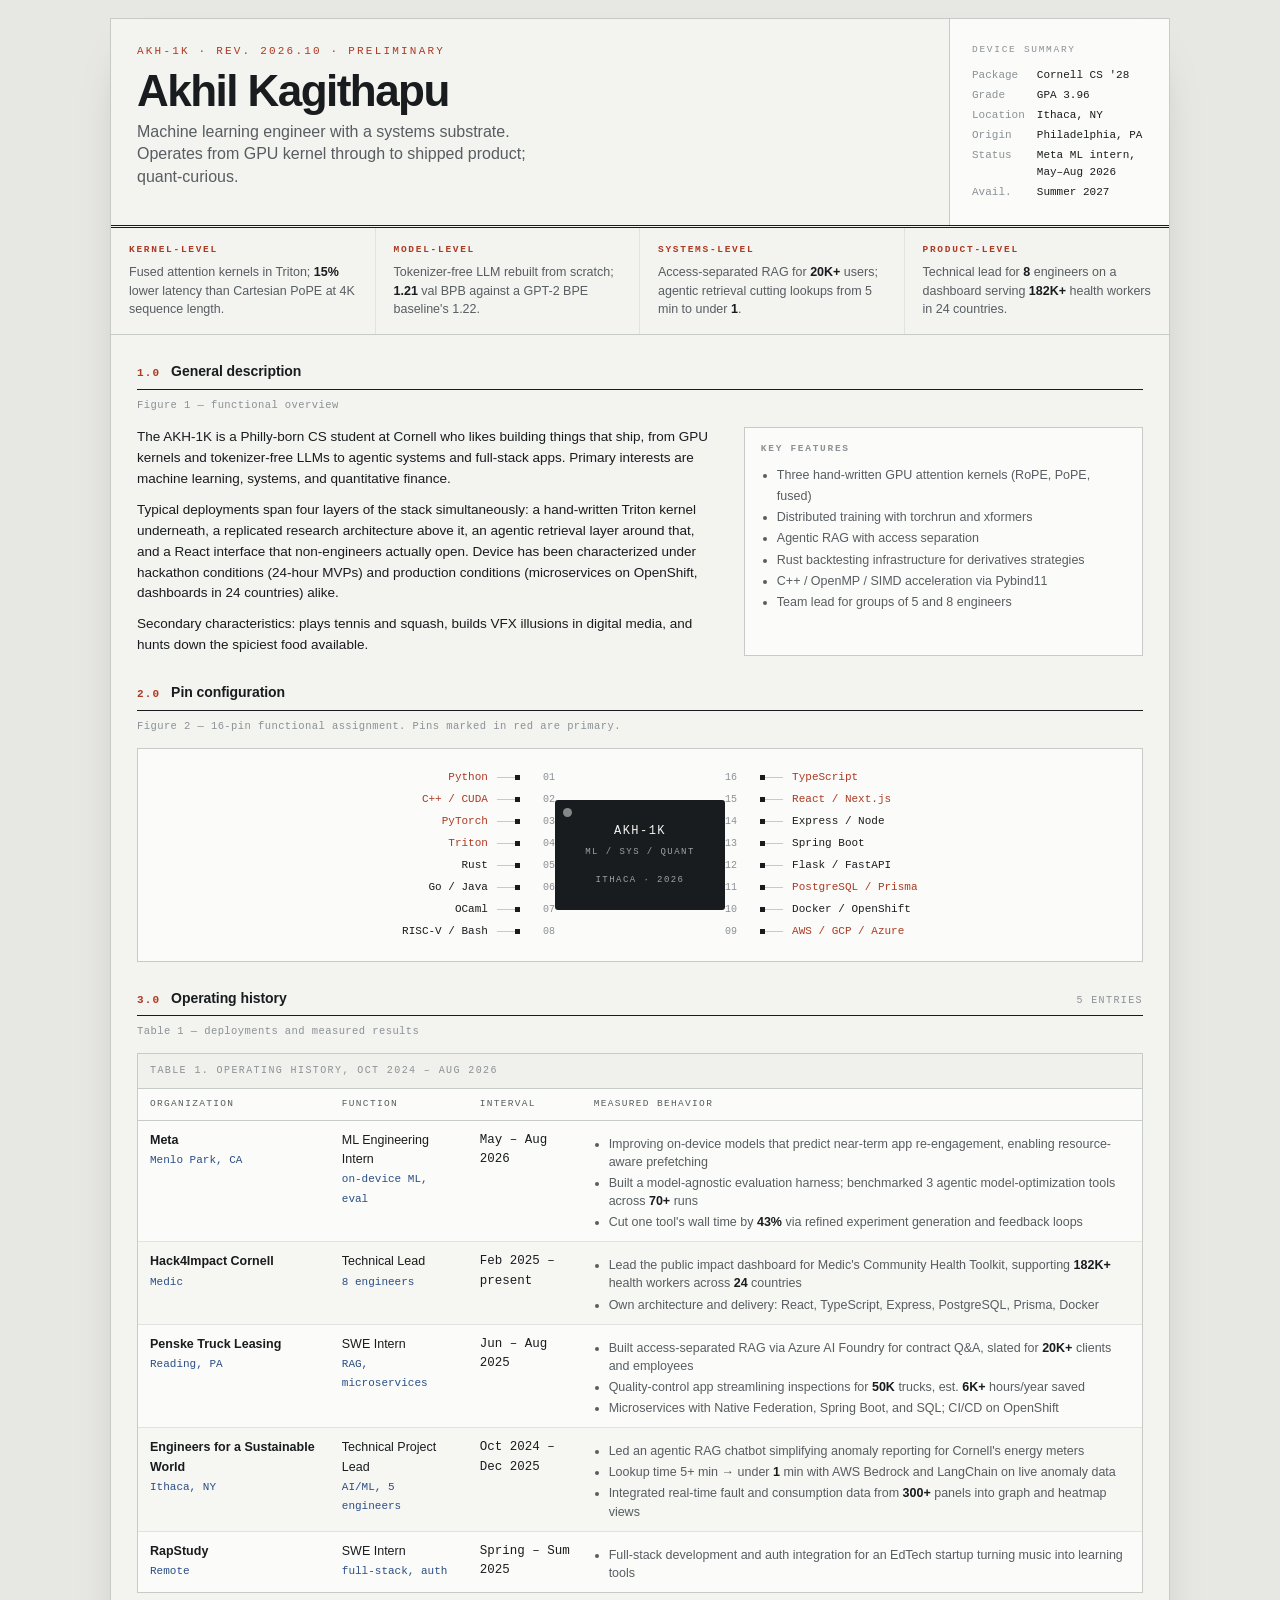
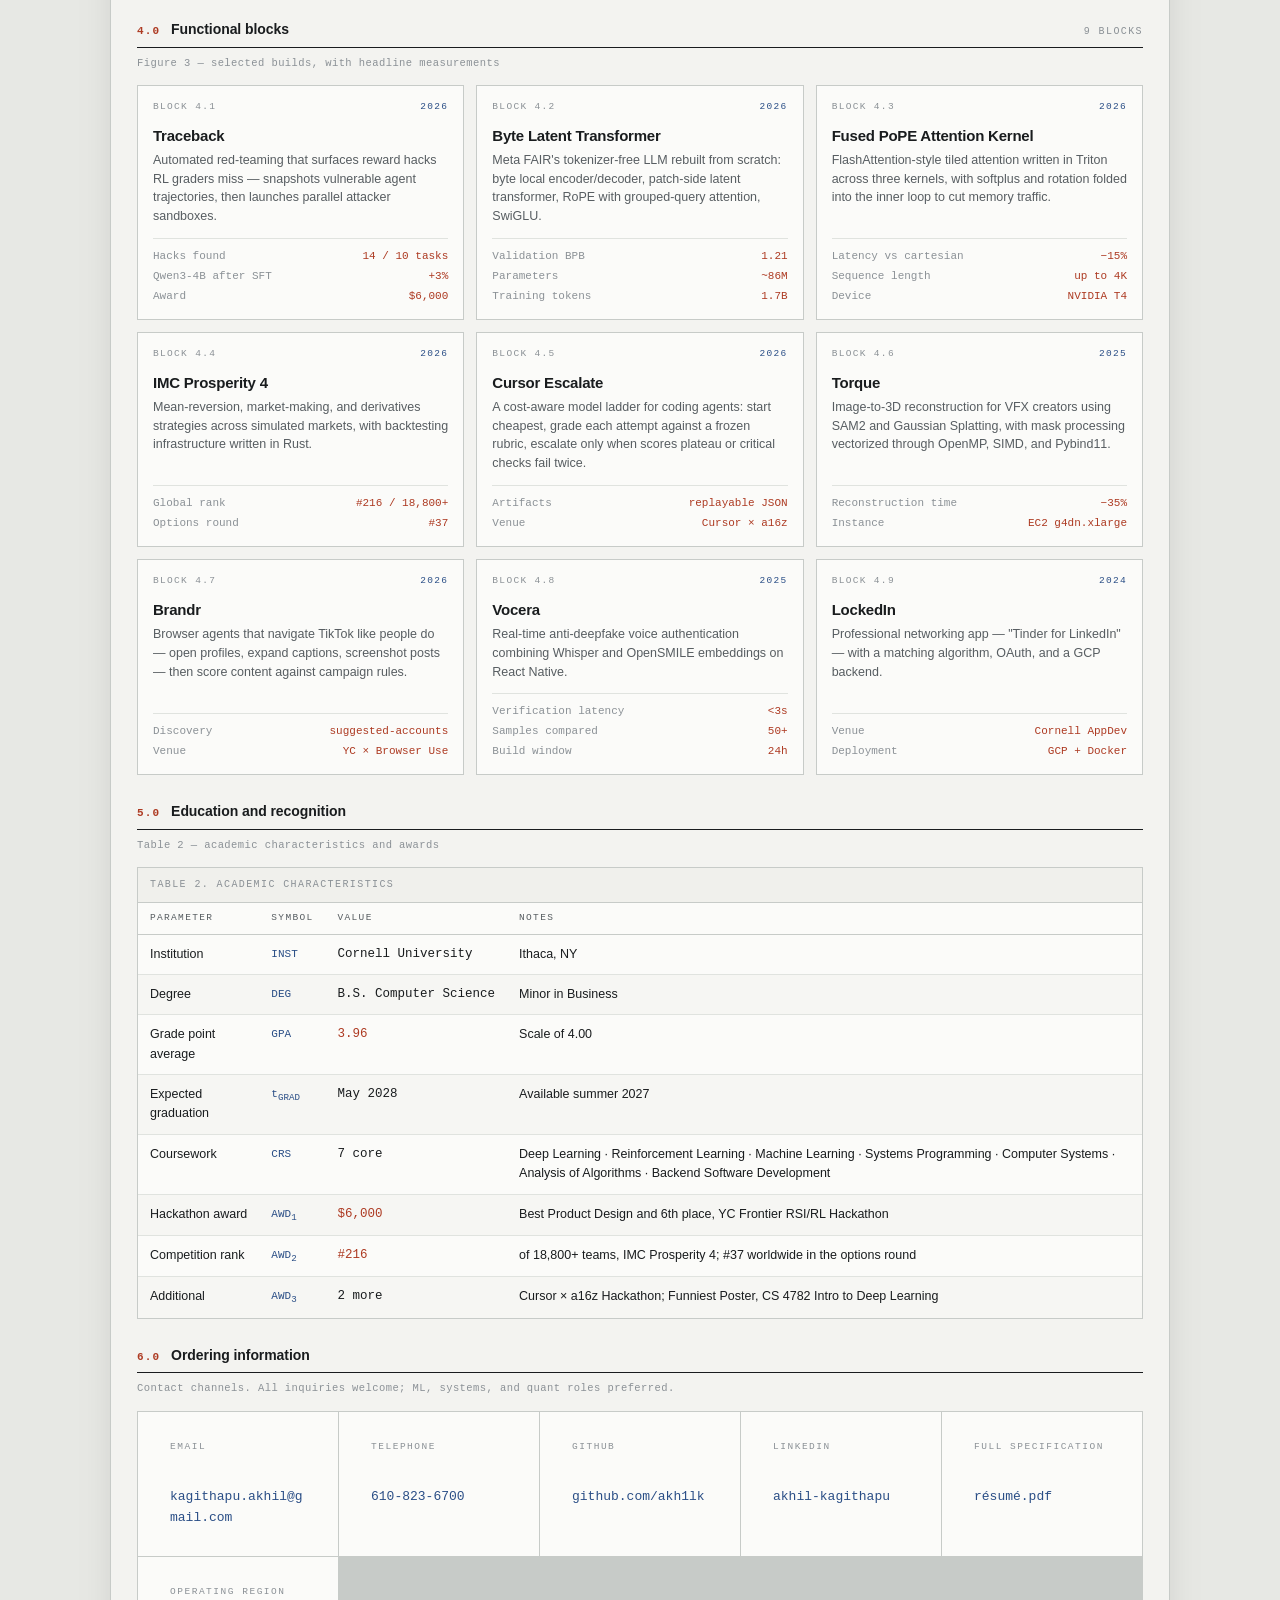
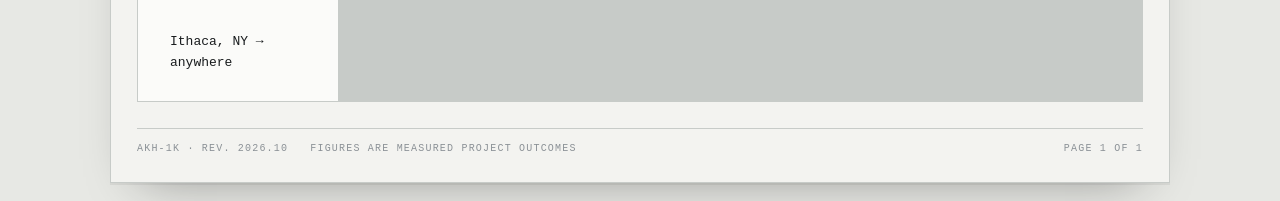
<file: designs/10-datasheet.html>
<!doctype html>
<html lang="en">
<head>
<meta charset="utf-8" />
<meta name="viewport" content="width=device-width, initial-scale=1" />
<title>AKH-1K Datasheet — Rev. 2026.10</title>
<style>
  :root{
    --paper:#f3f3f0;
    --card:#fbfbf9;
    --ink:#191c1e;
    --soft:#575d61;
    --faint:#8b9196;
    --rule:#c7cbc8;
    --rule-2:#e0e3df;
    --oxide:#ad3a22;
    --blueprint:#2a4e86;
    --sans:"Helvetica Neue",Helvetica,Arial,sans-serif;
    --mono:"PT Mono","SF Mono",Menlo,"Courier New",monospace;
  }
  *{box-sizing:border-box}
  body{margin:0;background:#e7e8e4;color:var(--ink);font-family:var(--sans);font-size:13.5px;line-height:1.55;
    -webkit-font-smoothing:antialiased}
  a{color:var(--blueprint)}
  a:hover{color:var(--oxide)}
  :focus-visible{outline:2px solid var(--oxide);outline-offset:2px}

  .sheet{max-width:1060px;margin:18px auto;background:var(--paper);border:1px solid var(--rule);
    box-shadow:0 2px 0 rgba(0,0,0,.06),0 24px 50px -30px rgba(0,0,0,.4);padding:0 0 26px}
  @media(max-width:700px){.sheet{margin:0;border:0}}

  .mono{font-family:var(--mono)}
  .lbl{font-family:var(--mono);font-size:9.5px;letter-spacing:.18em;text-transform:uppercase;color:var(--faint)}

  /* header block */
  .head{display:grid;grid-template-columns:minmax(0,1fr) 220px;border-bottom:3px double var(--ink)}
  @media(max-width:760px){.head{grid-template-columns:1fr}}
  .head .l{padding:24px 26px 20px}
  .head .r{border-left:1px solid var(--rule);padding:24px 22px;background:var(--card)}
  @media(max-width:760px){.head .r{border-left:0;border-top:1px solid var(--rule)}}
  .pn{font-family:var(--mono);font-size:11px;letter-spacing:.2em;color:var(--oxide);margin-bottom:9px}
  h1{font-size:clamp(28px,4.6vw,44px);line-height:1.02;letter-spacing:-.035em;margin:0 0 7px;font-weight:700}
  .fn{font-size:16px;color:var(--soft);margin:0;max-width:46ch;line-height:1.4}
  .head .r dl{display:grid;grid-template-columns:max-content 1fr;gap:3px 12px;margin:9px 0 0;font-family:var(--mono);font-size:11px}
  .head .r dt{color:var(--faint)}
  .head .r dd{margin:0}

  /* features band */
  .band{display:grid;grid-template-columns:repeat(auto-fit,minmax(215px,1fr));border-bottom:1px solid var(--rule)}
  .band > div{padding:15px 18px;border-right:1px solid var(--rule-2)}
  .band > div:last-child{border-right:0}
  .band h3{margin:0 0 5px;font-family:var(--mono);font-size:9.5px;letter-spacing:.18em;text-transform:uppercase;color:var(--oxide)}
  .band p{margin:0;font-size:12.5px;line-height:1.5;color:var(--soft)}
  .band p b{color:var(--ink);font-variant-numeric:tabular-nums}

  /* section numbering */
  section{padding:26px 26px 0}
  h2{display:flex;align-items:baseline;gap:11px;margin:0 0 4px;font-size:14px;letter-spacing:-.005em;font-weight:700;
    border-bottom:1.5px solid var(--ink);padding-bottom:6px}
  h2 .no{font-family:var(--mono);font-size:11px;color:var(--oxide);letter-spacing:.1em}
  h2 .ct{margin-left:auto;font-family:var(--mono);font-size:10px;letter-spacing:.14em;text-transform:uppercase;color:var(--faint);font-weight:400}
  .cap{font-family:var(--mono);font-size:10.5px;color:var(--faint);margin:7px 0 14px;letter-spacing:.04em}

  /* description */
  .desc{display:grid;grid-template-columns:minmax(0,1.45fr) minmax(0,1fr);gap:28px}
  @media(max-width:820px){.desc{grid-template-columns:1fr;gap:16px}}
  .desc p{margin:0 0 10px}
  .desc p:last-child{margin-bottom:0}
  .desc .aside{background:var(--card);border:1px solid var(--rule);padding:14px 16px}
  .desc .aside h4{margin:0 0 8px;font-family:var(--mono);font-size:9.5px;letter-spacing:.18em;text-transform:uppercase;color:var(--faint)}
  .desc .aside ul{margin:0;padding-left:16px;font-size:12.5px;line-height:1.7;color:var(--soft)}

  /* pinout */
  .pinout{display:grid;grid-template-columns:minmax(0,1fr) minmax(130px,170px) minmax(0,1fr);gap:0;align-items:center;
    background:var(--card);border:1px solid var(--rule);padding:20px 10px}
  @media(max-width:820px){.pinout{grid-template-columns:1fr;gap:16px;padding:16px}}
  .pins{display:grid;gap:5px}
  .pin{display:grid;align-items:center;gap:9px;font-family:var(--mono);font-size:11px}
  .pins.left .pin{grid-template-columns:minmax(0,1fr) 2.1em 26px;text-align:right}
  .pins.right .pin{grid-template-columns:26px 2.1em minmax(0,1fr)}
  .pin .no{color:var(--faint);font-size:10px}
  .pin .lead{height:1px;background:var(--rule);position:relative}
  .pin .lead::after{content:"";position:absolute;top:-2px;width:5px;height:5px;background:var(--ink)}
  .pins.left .pin .lead::after{right:0}
  .pins.right .pin .lead::after{left:0}
  .pin .nm{white-space:nowrap;overflow:hidden;text-overflow:ellipsis}
  .pin.p .nm{color:var(--oxide)}
  .chip{background:var(--ink);color:#f3f3f0;border-radius:3px;padding:22px 12px;text-align:center;position:relative}
  .chip .mk{position:absolute;top:8px;left:8px;width:9px;height:9px;border-radius:50%;background:#f3f3f0;opacity:.5}
  .chip .t{font-family:var(--mono);font-size:12px;letter-spacing:.12em}
  .chip .s{font-family:var(--mono);font-size:9px;letter-spacing:.16em;color:#9ba3a8;margin-top:5px}
  .chip .y{font-family:var(--mono);font-size:9px;letter-spacing:.16em;color:#9ba3a8;margin-top:14px}

  /* tables */
  .tw{overflow-x:auto;border:1px solid var(--rule);background:var(--card)}
  table{width:100%;border-collapse:collapse;font-size:12.5px}
  caption{text-align:left;font-family:var(--mono);font-size:10px;letter-spacing:.14em;text-transform:uppercase;
    color:var(--faint);padding:9px 12px;border-bottom:1px solid var(--rule);background:#f0f0ec}
  th{text-align:left;font-family:var(--mono);font-size:9.5px;letter-spacing:.14em;text-transform:uppercase;
    color:var(--soft);font-weight:400;padding:8px 12px;border-bottom:1px solid var(--rule);white-space:nowrap}
  td{padding:10px 12px;border-bottom:1px solid var(--rule-2);vertical-align:top}
  tbody tr:last-child td{border-bottom:0}
  tbody tr:nth-child(even){background:#f6f6f3}
  td.n{font-family:var(--mono);font-variant-numeric:tabular-nums;white-space:nowrap}
  td.n.v{color:var(--oxide)}
  td .sym{font-family:var(--mono);font-size:11px;color:var(--blueprint)}
  td strong{font-weight:700}
  td ul{margin:4px 0 0;padding-left:15px}
  td li{margin-bottom:3px;line-height:1.45;color:var(--soft)}
  td li:last-child{margin-bottom:0}
  td li b{color:var(--ink);font-variant-numeric:tabular-nums}

  /* block diagram */
  .blocks{display:grid;grid-template-columns:repeat(auto-fit,minmax(245px,1fr));gap:12px}
  .bk{border:1px solid var(--rule);background:var(--card);padding:14px 15px;display:flex;flex-direction:column;text-decoration:none;color:inherit}
  .bk:hover{border-color:var(--oxide);background:#fff}
  .bk .top{display:flex;justify-content:space-between;gap:10px;font-family:var(--mono);font-size:9.5px;
    letter-spacing:.14em;text-transform:uppercase;color:var(--faint);margin-bottom:9px}
  .bk .top .rev{color:var(--blueprint)}
  .bk h3{margin:0 0 4px;font-size:15px;letter-spacing:-.015em;font-weight:700}
  .bk p{margin:0 0 12px;font-size:12.5px;color:var(--soft);line-height:1.5}
  .bk .spec{margin-top:auto;border-top:1px solid var(--rule-2);padding-top:9px;display:grid;gap:3px;
    font-family:var(--mono);font-size:11px}
  .bk .spec div{display:flex;justify-content:space-between;gap:12px}
  .bk .spec div span:first-child{color:var(--faint)}
  .bk .spec div span:last-child{font-variant-numeric:tabular-nums;color:var(--oxide)}

  /* ordering */
  .order{display:grid;grid-template-columns:repeat(auto-fit,minmax(200px,1fr));gap:1px;background:var(--rule);
    border:1px solid var(--rule)}
  .order a,.order div{background:var(--card);padding:14px 16px;text-decoration:none;color:inherit;display:block}
  .order a:hover{background:#fff}
  .order .k{font-family:var(--mono);font-size:9.5px;letter-spacing:.16em;text-transform:uppercase;color:var(--faint);margin-bottom:5px}
  .order .v{font-family:var(--mono);font-size:13px;word-break:break-word}
  .order a .v{color:var(--blueprint)}

  .foot{margin:26px 26px 0;border-top:1px solid var(--rule);padding-top:12px;display:flex;flex-wrap:wrap;
    gap:8px 22px;font-family:var(--mono);font-size:10px;letter-spacing:.12em;text-transform:uppercase;color:var(--faint)}
  .foot .push{margin-left:auto}
</style>
</head>
<body>
<div class="sheet">

  <div class="head">
    <div class="l">
      <div class="pn">AKH-1K · REV. 2026.10 · PRELIMINARY</div>
      <h1>Akhil Kagithapu</h1>
      <p class="fn">Machine learning engineer with a systems substrate. Operates from GPU kernel through to shipped product; quant-curious.</p>
    </div>
    <div class="r">
      <div class="lbl">Device summary</div>
      <dl>
        <dt>Package</dt><dd>Cornell CS '28</dd>
        <dt>Grade</dt><dd>GPA 3.96</dd>
        <dt>Location</dt><dd>Ithaca, NY</dd>
        <dt>Origin</dt><dd>Philadelphia, PA</dd>
        <dt>Status</dt><dd>Meta ML intern,<br />May–Aug 2026</dd>
        <dt>Avail.</dt><dd>Summer 2027</dd>
      </dl>
    </div>
  </div>

  <div class="band">
    <div>
      <h3>Kernel-level</h3>
      <p>Fused attention kernels in Triton; <b>15%</b> lower latency than Cartesian PoPE at 4K sequence length.</p>
    </div>
    <div>
      <h3>Model-level</h3>
      <p>Tokenizer-free LLM rebuilt from scratch; <b>1.21</b> val BPB against a GPT-2 BPE baseline's 1.22.</p>
    </div>
    <div>
      <h3>Systems-level</h3>
      <p>Access-separated RAG for <b>20K+</b> users; agentic retrieval cutting lookups from 5 min to under <b>1</b>.</p>
    </div>
    <div>
      <h3>Product-level</h3>
      <p>Technical lead for <b>8</b> engineers on a dashboard serving <b>182K+</b> health workers in 24 countries.</p>
    </div>
  </div>

  <section>
    <h2><span class="no">1.0</span> General description</h2>
    <p class="cap">Figure 1 — functional overview</p>
    <div class="desc">
      <div>
        <p>The AKH-1K is a Philly-born CS student at Cornell who likes building things that ship, from GPU kernels and tokenizer-free LLMs to agentic systems and full-stack apps. Primary interests are machine learning, systems, and quantitative finance.</p>
        <p>Typical deployments span four layers of the stack simultaneously: a hand-written Triton kernel underneath, a replicated research architecture above it, an agentic retrieval layer around that, and a React interface that non-engineers actually open. Device has been characterized under hackathon conditions (24-hour MVPs) and production conditions (microservices on OpenShift, dashboards in 24 countries) alike.</p>
        <p>Secondary characteristics: plays tennis and squash, builds VFX illusions in digital media, and hunts down the spiciest food available.</p>
      </div>
      <div class="aside">
        <h4>Key features</h4>
        <ul>
          <li>Three hand-written GPU attention kernels (RoPE, PoPE, fused)</li>
          <li>Distributed training with torchrun and xformers</li>
          <li>Agentic RAG with access separation</li>
          <li>Rust backtesting infrastructure for derivatives strategies</li>
          <li>C++ / OpenMP / SIMD acceleration via Pybind11</li>
          <li>Team lead for groups of 5 and 8 engineers</li>
        </ul>
      </div>
    </div>
  </section>

  <section>
    <h2><span class="no">2.0</span> Pin configuration</h2>
    <p class="cap">Figure 2 — 16-pin functional assignment. Pins marked in red are primary.</p>
    <div class="pinout">
      <div class="pins left">
        <div class="pin p"><span class="nm">Python</span><span class="lead"></span><span class="no">01</span></div>
        <div class="pin p"><span class="nm">C++ / CUDA</span><span class="lead"></span><span class="no">02</span></div>
        <div class="pin p"><span class="nm">PyTorch</span><span class="lead"></span><span class="no">03</span></div>
        <div class="pin p"><span class="nm">Triton</span><span class="lead"></span><span class="no">04</span></div>
        <div class="pin"><span class="nm">Rust</span><span class="lead"></span><span class="no">05</span></div>
        <div class="pin"><span class="nm">Go / Java</span><span class="lead"></span><span class="no">06</span></div>
        <div class="pin"><span class="nm">OCaml</span><span class="lead"></span><span class="no">07</span></div>
        <div class="pin"><span class="nm">RISC-V / Bash</span><span class="lead"></span><span class="no">08</span></div>
      </div>
      <div class="chip">
        <span class="mk" aria-hidden="true"></span>
        <div class="t">AKH-1K</div>
        <div class="s">ML / SYS / QUANT</div>
        <div class="y">ITHACA · 2026</div>
      </div>
      <div class="pins right">
        <div class="pin p"><span class="no">16</span><span class="lead"></span><span class="nm">TypeScript</span></div>
        <div class="pin p"><span class="no">15</span><span class="lead"></span><span class="nm">React / Next.js</span></div>
        <div class="pin"><span class="no">14</span><span class="lead"></span><span class="nm">Express / Node</span></div>
        <div class="pin"><span class="no">13</span><span class="lead"></span><span class="nm">Spring Boot</span></div>
        <div class="pin"><span class="no">12</span><span class="lead"></span><span class="nm">Flask / FastAPI</span></div>
        <div class="pin p"><span class="no">11</span><span class="lead"></span><span class="nm">PostgreSQL / Prisma</span></div>
        <div class="pin"><span class="no">10</span><span class="lead"></span><span class="nm">Docker / OpenShift</span></div>
        <div class="pin p"><span class="no">09</span><span class="lead"></span><span class="nm">AWS / GCP / Azure</span></div>
      </div>
    </div>
  </section>

  <section>
    <h2><span class="no">3.0</span> Operating history<span class="ct">5 entries</span></h2>
    <p class="cap">Table 1 — deployments and measured results</p>
    <div class="tw">
      <table>
        <caption>Table 1. Operating history, Oct 2024 – Aug 2026</caption>
        <thead>
          <tr><th>Organization</th><th>Function</th><th>Interval</th><th>Measured behavior</th></tr>
        </thead>
        <tbody>
          <tr>
            <td><strong>Meta</strong><br /><span class="sym">Menlo Park, CA</span></td>
            <td>ML Engineering Intern<br /><span class="sym">on-device ML, eval</span></td>
            <td class="n">May – Aug<br />2026</td>
            <td>
              <ul>
                <li>Improving on-device models that predict near-term app re-engagement, enabling resource-aware prefetching</li>
                <li>Built a model-agnostic evaluation harness; benchmarked 3 agentic model-optimization tools across <b>70+</b> runs</li>
                <li>Cut one tool's wall time by <b>43%</b> via refined experiment generation and feedback loops</li>
              </ul>
            </td>
          </tr>
          <tr>
            <td><strong>Hack4Impact Cornell</strong><br /><span class="sym">Medic</span></td>
            <td>Technical Lead<br /><span class="sym">8 engineers</span></td>
            <td class="n">Feb 2025 –<br />present</td>
            <td>
              <ul>
                <li>Lead the public impact dashboard for Medic's Community Health Toolkit, supporting <b>182K+</b> health workers across <b>24</b> countries</li>
                <li>Own architecture and delivery: React, TypeScript, Express, PostgreSQL, Prisma, Docker</li>
              </ul>
            </td>
          </tr>
          <tr>
            <td><strong>Penske Truck Leasing</strong><br /><span class="sym">Reading, PA</span></td>
            <td>SWE Intern<br /><span class="sym">RAG, microservices</span></td>
            <td class="n">Jun – Aug<br />2025</td>
            <td>
              <ul>
                <li>Built access-separated RAG via Azure AI Foundry for contract Q&amp;A, slated for <b>20K+</b> clients and employees</li>
                <li>Quality-control app streamlining inspections for <b>50K</b> trucks, est. <b>6K+</b> hours/year saved</li>
                <li>Microservices with Native Federation, Spring Boot, and SQL; CI/CD on OpenShift</li>
              </ul>
            </td>
          </tr>
          <tr>
            <td><strong>Engineers for a Sustainable World</strong><br /><span class="sym">Ithaca, NY</span></td>
            <td>Technical Project Lead<br /><span class="sym">AI/ML, 5 engineers</span></td>
            <td class="n">Oct 2024 –<br />Dec 2025</td>
            <td>
              <ul>
                <li>Led an agentic RAG chatbot simplifying anomaly reporting for Cornell's energy meters</li>
                <li>Lookup time 5+ min → under <b>1</b> min with AWS Bedrock and LangChain on live anomaly data</li>
                <li>Integrated real-time fault and consumption data from <b>300+</b> panels into graph and heatmap views</li>
              </ul>
            </td>
          </tr>
          <tr>
            <td><strong>RapStudy</strong><br /><span class="sym">Remote</span></td>
            <td>SWE Intern<br /><span class="sym">full-stack, auth</span></td>
            <td class="n">Spring – Sum<br />2025</td>
            <td><ul><li>Full-stack development and auth integration for an EdTech startup turning music into learning tools</li></ul></td>
          </tr>
        </tbody>
      </table>
    </div>
  </section>

  <section>
    <h2><span class="no">4.0</span> Functional blocks<span class="ct">9 blocks</span></h2>
    <p class="cap">Figure 3 — selected builds, with headline measurements</p>
    <div class="blocks">
      <a class="bk" href="https://github.com/ashtonchew/traceback">
        <div class="top"><span>Block 4.1</span><span class="rev">2026</span></div>
        <h3>Traceback</h3>
        <p>Automated red-teaming that surfaces reward hacks RL graders miss — snapshots vulnerable agent trajectories, then launches parallel attacker sandboxes.</p>
        <div class="spec">
          <div><span>Hacks found</span><span>14 / 10 tasks</span></div>
          <div><span>Qwen3-4B after SFT</span><span>+3%</span></div>
          <div><span>Award</span><span>$6,000</span></div>
        </div>
      </a>
      <a class="bk" href="https://github.com/laerdon/blt-replication">
        <div class="top"><span>Block 4.2</span><span class="rev">2026</span></div>
        <h3>Byte Latent Transformer</h3>
        <p>Meta FAIR's tokenizer-free LLM rebuilt from scratch: byte local encoder/decoder, patch-side latent transformer, RoPE with grouped-query attention, SwiGLU.</p>
        <div class="spec">
          <div><span>Validation BPB</span><span>1.21</span></div>
          <div><span>Parameters</span><span>~86M</span></div>
          <div><span>Training tokens</span><span>1.7B</span></div>
        </div>
      </a>
      <a class="bk" href="https://github.com/akh1lk/pope-fused-triton">
        <div class="top"><span>Block 4.3</span><span class="rev">2026</span></div>
        <h3>Fused PoPE Attention Kernel</h3>
        <p>FlashAttention-style tiled attention written in Triton across three kernels, with softplus and rotation folded into the inner loop to cut memory traffic.</p>
        <div class="spec">
          <div><span>Latency vs cartesian</span><span>−15%</span></div>
          <div><span>Sequence length</span><span>up to 4K</span></div>
          <div><span>Device</span><span>NVIDIA T4</span></div>
        </div>
      </a>
      <a class="bk" href="https://github.com/ezrakoreen/imc-prosperity-4">
        <div class="top"><span>Block 4.4</span><span class="rev">2026</span></div>
        <h3>IMC Prosperity 4</h3>
        <p>Mean-reversion, market-making, and derivatives strategies across simulated markets, with backtesting infrastructure written in Rust.</p>
        <div class="spec">
          <div><span>Global rank</span><span>#216 / 18,800+</span></div>
          <div><span>Options round</span><span>#37</span></div>
        </div>
      </a>
      <a class="bk" href="https://github.com/khuhub/cursor-escalate">
        <div class="top"><span>Block 4.5</span><span class="rev">2026</span></div>
        <h3>Cursor Escalate</h3>
        <p>A cost-aware model ladder for coding agents: start cheapest, grade each attempt against a frozen rubric, escalate only when scores plateau or critical checks fail twice.</p>
        <div class="spec">
          <div><span>Artifacts</span><span>replayable JSON</span></div>
          <div><span>Venue</span><span>Cursor × a16z</span></div>
        </div>
      </a>
      <a class="bk" href="https://github.com/akh1lk/torque">
        <div class="top"><span>Block 4.6</span><span class="rev">2025</span></div>
        <h3>Torque</h3>
        <p>Image-to-3D reconstruction for VFX creators using SAM2 and Gaussian Splatting, with mask processing vectorized through OpenMP, SIMD, and Pybind11.</p>
        <div class="spec">
          <div><span>Reconstruction time</span><span>−35%</span></div>
          <div><span>Instance</span><span>EC2 g4dn.xlarge</span></div>
        </div>
      </a>
      <a class="bk" href="https://github.com/khuhub/brandr">
        <div class="top"><span>Block 4.7</span><span class="rev">2026</span></div>
        <h3>Brandr</h3>
        <p>Browser agents that navigate TikTok like people do — open profiles, expand captions, screenshot posts — then score content against campaign rules.</p>
        <div class="spec">
          <div><span>Discovery</span><span>suggested-accounts</span></div>
          <div><span>Venue</span><span>YC × Browser Use</span></div>
        </div>
      </a>
      <a class="bk" href="https://github.com/akh1lk/vocera">
        <div class="top"><span>Block 4.8</span><span class="rev">2025</span></div>
        <h3>Vocera</h3>
        <p>Real-time anti-deepfake voice authentication combining Whisper and OpenSMILE embeddings on React Native.</p>
        <div class="spec">
          <div><span>Verification latency</span><span>&lt;3s</span></div>
          <div><span>Samples compared</span><span>50+</span></div>
          <div><span>Build window</span><span>24h</span></div>
        </div>
      </a>
      <a class="bk" href="https://github.com/akh1lk/LockedIn">
        <div class="top"><span>Block 4.9</span><span class="rev">2024</span></div>
        <h3>LockedIn</h3>
        <p>Professional networking app — "Tinder for LinkedIn" — with a matching algorithm, OAuth, and a GCP backend.</p>
        <div class="spec">
          <div><span>Venue</span><span>Cornell AppDev</span></div>
          <div><span>Deployment</span><span>GCP + Docker</span></div>
        </div>
      </a>
    </div>
  </section>

  <section>
    <h2><span class="no">5.0</span> Education and recognition</h2>
    <p class="cap">Table 2 — academic characteristics and awards</p>
    <div class="tw">
      <table>
        <caption>Table 2. Academic characteristics</caption>
        <thead><tr><th>Parameter</th><th>Symbol</th><th>Value</th><th>Notes</th></tr></thead>
        <tbody>
          <tr><td>Institution</td><td class="n"><span class="sym">INST</span></td><td class="n">Cornell University</td><td>Ithaca, NY</td></tr>
          <tr><td>Degree</td><td class="n"><span class="sym">DEG</span></td><td class="n">B.S. Computer Science</td><td>Minor in Business</td></tr>
          <tr><td>Grade point average</td><td class="n"><span class="sym">GPA</span></td><td class="n v">3.96</td><td>Scale of 4.00</td></tr>
          <tr><td>Expected graduation</td><td class="n"><span class="sym">t<sub>GRAD</sub></span></td><td class="n">May 2028</td><td>Available summer 2027</td></tr>
          <tr><td>Coursework</td><td class="n"><span class="sym">CRS</span></td><td class="n">7 core</td><td>Deep Learning · Reinforcement Learning · Machine Learning · Systems Programming · Computer Systems · Analysis of Algorithms · Backend Software Development</td></tr>
          <tr><td>Hackathon award</td><td class="n"><span class="sym">AWD<sub>1</sub></span></td><td class="n v">$6,000</td><td>Best Product Design and 6th place, YC Frontier RSI/RL Hackathon</td></tr>
          <tr><td>Competition rank</td><td class="n"><span class="sym">AWD<sub>2</sub></span></td><td class="n v">#216</td><td>of 18,800+ teams, IMC Prosperity 4; #37 worldwide in the options round</td></tr>
          <tr><td>Additional</td><td class="n"><span class="sym">AWD<sub>3</sub></span></td><td class="n">2 more</td><td>Cursor × a16z Hackathon; Funniest Poster, CS 4782 Intro to Deep Learning</td></tr>
        </tbody>
      </table>
    </div>
  </section>

  <section>
    <h2><span class="no">6.0</span> Ordering information</h2>
    <p class="cap">Contact channels. All inquiries welcome; ML, systems, and quant roles preferred.</p>
    <div class="order">
      <a href="mailto:kagithapu.akhil@gmail.com"><div class="k">Email</div><div class="v">kagithapu.akhil@gmail.com</div></a>
      <a href="tel:16108236700"><div class="k">Telephone</div><div class="v">610-823-6700</div></a>
      <a href="https://github.com/akh1lk"><div class="k">GitHub</div><div class="v">github.com/akh1lk</div></a>
      <a href="https://linkedin.com/in/akhil-kagithapu"><div class="k">LinkedIn</div><div class="v">akhil-kagithapu</div></a>
      <a href="https://drive.google.com/file/d/1Xj8y1tuMrDWrCt6oiF7NgFf34yKu3gAj/view?usp=sharing"><div class="k">Full specification</div><div class="v">résumé.pdf</div></a>
      <div><div class="k">Operating region</div><div class="v">Ithaca, NY → anywhere</div></div>
    </div>
  </section>

  <div class="foot">
    <span>AKH-1K · Rev. 2026.10</span>
    <span>Figures are measured project outcomes</span>
    <span class="push">Page 1 of 1</span>
  </div>
</div>
</body>
</html>
</file>
<file: _next/static/css/de4d12658decf4dc.css>
@font-face{font-family:Geist;font-style:normal;font-weight:100 900;font-display:swap;src:url(/_next/static/media/f639721981034f88-s.woff2) format("woff2");unicode-range:u+0460-052f,u+1c80-1c8a,u+20b4,u+2de0-2dff,u+a640-a69f,u+fe2e-fe2f}@font-face{font-family:Geist;font-style:normal;font-weight:100 900;font-display:swap;src:url(/_next/static/media/9766a7e9e2e0ad5a-s.woff2) format("woff2");unicode-range:u+0301,u+0400-045f,u+0490-0491,u+04b0-04b1,u+2116}@font-face{font-family:Geist;font-style:normal;font-weight:100 900;font-display:swap;src:url(/_next/static/media/b66cf8e69499582a-s.woff2) format("woff2");unicode-range:u+0102-0103,u+0110-0111,u+0128-0129,u+0168-0169,u+01a0-01a1,u+01af-01b0,u+0300-0301,u+0303-0304,u+0308-0309,u+0323,u+0329,u+1ea0-1ef9,u+20ab}@font-face{font-family:Geist;font-style:normal;font-weight:100 900;font-display:swap;src:url(/_next/static/media/aa016aab0e6d1295-s.woff2) format("woff2");unicode-range:u+0100-02ba,u+02bd-02c5,u+02c7-02cc,u+02ce-02d7,u+02dd-02ff,u+0304,u+0308,u+0329,u+1d00-1dbf,u+1e00-1e9f,u+1ef2-1eff,u+2020,u+20a0-20ab,u+20ad-20c4,u+2113,u+2c60-2c7f,u+a720-a7ff}@font-face{font-family:Geist;font-style:normal;font-weight:100 900;font-display:swap;src:url(/_next/static/media/22a5144ee8d83bca-s.p.woff2) format("woff2");unicode-range:u+00??,u+0131,u+0152-0153,u+02bb-02bc,u+02c6,u+02da,u+02dc,u+0304,u+0308,u+0329,u+2000-206f,u+20ac,u+2122,u+2191,u+2193,u+2212,u+2215,u+feff,u+fffd}@font-face{font-family:Geist Fallback;src:local("Arial");ascent-override:95.94%;descent-override:28.16%;line-gap-override:0.00%;size-adjust:104.76%}.__className_8eaea4{font-family:Geist,Geist Fallback;font-style:normal}.__variable_8eaea4{--font-geist-sans:"Geist","Geist Fallback"}@font-face{font-family:Geist Mono;font-style:normal;font-weight:100 900;font-display:swap;src:url(/_next/static/media/013b72fa676f92e0-s.woff2) format("woff2");unicode-range:u+0460-052f,u+1c80-1c8a,u+20b4,u+2de0-2dff,u+a640-a69f,u+fe2e-fe2f}@font-face{font-family:Geist Mono;font-style:normal;font-weight:100 900;font-display:swap;src:url(/_next/static/media/b9408752a0c24fb9-s.woff2) format("woff2");unicode-range:u+0301,u+0400-045f,u+0490-0491,u+04b0-04b1,u+2116}@font-face{font-family:Geist Mono;font-style:normal;font-weight:100 900;font-display:swap;src:url(/_next/static/media/65f03d54ccadf4a8-s.woff2) format("woff2");unicode-range:u+2000-2001,u+2004-2008,u+200a,u+23b8-23bd,u+2500-259f}@font-face{font-family:Geist Mono;font-style:normal;font-weight:100 900;font-display:swap;src:url(/_next/static/media/e038a29029a234f2-s.woff2) format("woff2");unicode-range:u+0102-0103,u+0110-0111,u+0128-0129,u+0168-0169,u+01a0-01a1,u+01af-01b0,u+0300-0301,u+0303-0304,u+0308-0309,u+0323,u+0329,u+1ea0-1ef9,u+20ab}@font-face{font-family:Geist Mono;font-style:normal;font-weight:100 900;font-display:swap;src:url(/_next/static/media/2b5b02fc7e511755-s.woff2) format("woff2");unicode-range:u+0100-02ba,u+02bd-02c5,u+02c7-02cc,u+02ce-02d7,u+02dd-02ff,u+0304,u+0308,u+0329,u+1d00-1dbf,u+1e00-1e9f,u+1ef2-1eff,u+2020,u+20a0-20ab,u+20ad-20c4,u+2113,u+2c60-2c7f,u+a720-a7ff}@font-face{font-family:Geist Mono;font-style:normal;font-weight:100 900;font-display:swap;src:url(/_next/static/media/7d4881bb7e1bf84d-s.p.woff2) format("woff2");unicode-range:u+00??,u+0131,u+0152-0153,u+02bb-02bc,u+02c6,u+02da,u+02dc,u+0304,u+0308,u+0329,u+2000-206f,u+20ac,u+2122,u+2191,u+2193,u+2212,u+2215,u+feff,u+fffd}@font-face{font-family:Geist Mono Fallback;src:local("Arial");ascent-override:74.67%;descent-override:21.92%;line-gap-override:0.00%;size-adjust:134.59%}.__className_8c25df{font-family:Geist Mono,Geist Mono Fallback;font-style:normal}.__variable_8c25df{--font-geist-mono:"Geist Mono","Geist Mono Fallback"}@font-face{font-family:Lora;font-style:italic;font-weight:400;font-display:swap;src:url(/_next/static/media/05a58683eb2ffca7-s.woff2) format("woff2");unicode-range:u+0460-052f,u+1c80-1c8a,u+20b4,u+2de0-2dff,u+a640-a69f,u+fe2e-fe2f}@font-face{font-family:Lora;font-style:italic;font-weight:400;font-display:swap;src:url(/_next/static/media/c80eef6a0c97798e-s.woff2) format("woff2");unicode-range:u+0301,u+0400-045f,u+0490-0491,u+04b0-04b1,u+2116}@font-face{font-family:Lora;font-style:italic;font-weight:400;font-display:swap;src:url(/_next/static/media/d2f466e69dd54845-s.woff2) format("woff2");unicode-range:u+0302-0303,u+0305,u+0307-0308,u+0310,u+0312,u+0315,u+031a,u+0326-0327,u+032c,u+032f-0330,u+0332-0333,u+0338,u+033a,u+0346,u+034d,u+0391-03a1,u+03a3-03a9,u+03b1-03c9,u+03d1,u+03d5-03d6,u+03f0-03f1,u+03f4-03f5,u+2016-2017,u+2034-2038,u+203c,u+2040,u+2043,u+2047,u+2050,u+2057,u+205f,u+2070-2071,u+2074-209f,u+20d0-20dc,u+20e1,u+20e5-20ef,u+2100-2112,u+2114-2115,u+2117-2121,u+2123-214f,u+2190,u+2192,u+2194-21ae,u+21b0-21e5,u+21f1-21f2,u+21f4-2211,u+2213-2214,u+2216-22ff,u+2308-230b,u+2310,u+2319,u+231c-2321,u+2336-237a,u+237c,u+2395,u+239b-23b7,u+23d0,u+23dc-23e1,u+2474-2475,u+25af,u+25b3,u+25b7,u+25bd,u+25c1,u+25ca,u+25cc,u+25fb,u+266d-266f,u+27c0-27ff,u+2900-2aff,u+2b0e-2b11,u+2b30-2b4c,u+2bfe,u+3030,u+ff5b,u+ff5d,u+1d400-1d7ff,u+1ee??}@font-face{font-family:Lora;font-style:italic;font-weight:400;font-display:swap;src:url(/_next/static/media/99bbede094da1c3f-s.woff2) format("woff2");unicode-range:u+0001-000c,u+000e-001f,u+007f-009f,u+20dd-20e0,u+20e2-20e4,u+2150-218f,u+2190,u+2192,u+2194-2199,u+21af,u+21e6-21f0,u+21f3,u+2218-2219,u+2299,u+22c4-22c6,u+2300-243f,u+2440-244a,u+2460-24ff,u+25a0-27bf,u+28??,u+2921-2922,u+2981,u+29bf,u+29eb,u+2b??,u+4dc0-4dff,u+fff9-fffb,u+10140-1018e,u+10190-1019c,u+101a0,u+101d0-101fd,u+102e0-102fb,u+10e60-10e7e,u+1d2c0-1d2d3,u+1d2e0-1d37f,u+1f0??,u+1f100-1f1ae,u+1f1e6-1f1ff,u+1f30d-1f30f,u+1f315,u+1f31c,u+1f31e,u+1f320-1f32c,u+1f336,u+1f378,u+1f37d,u+1f382,u+1f393-1f39f,u+1f3a7-1f3a8,u+1f3ac-1f3af,u+1f3c2,u+1f3c4-1f3c6,u+1f3ca-1f3ce,u+1f3d4-1f3e0,u+1f3ed,u+1f3f1-1f3f3,u+1f3f5-1f3f7,u+1f408,u+1f415,u+1f41f,u+1f426,u+1f43f,u+1f441-1f442,u+1f444,u+1f446-1f449,u+1f44c-1f44e,u+1f453,u+1f46a,u+1f47d,u+1f4a3,u+1f4b0,u+1f4b3,u+1f4b9,u+1f4bb,u+1f4bf,u+1f4c8-1f4cb,u+1f4d6,u+1f4da,u+1f4df,u+1f4e3-1f4e6,u+1f4ea-1f4ed,u+1f4f7,u+1f4f9-1f4fb,u+1f4fd-1f4fe,u+1f503,u+1f507-1f50b,u+1f50d,u+1f512-1f513,u+1f53e-1f54a,u+1f54f-1f5fa,u+1f610,u+1f650-1f67f,u+1f687,u+1f68d,u+1f691,u+1f694,u+1f698,u+1f6ad,u+1f6b2,u+1f6b9-1f6ba,u+1f6bc,u+1f6c6-1f6cf,u+1f6d3-1f6d7,u+1f6e0-1f6ea,u+1f6f0-1f6f3,u+1f6f7-1f6fc,u+1f700-1f80b,u+1f810-1f847,u+1f850-1f859,u+1f860-1f887,u+1f890-1f8ad,u+1f8b0-1f8bb,u+1f8c0-1f8c1,u+1f8d0-1f8d8,u+1f900-1f90b,u+1f93b,u+1f946,u+1f984,u+1f996,u+1f9e9,u+1fa00-1fa6f,u+1fa70-1fa7c,u+1fa80-1fac6,u+1fac8,u+1facc-1fadd,u+1fadf-1faeb,u+1faef-1fafa,u+1fb??}@font-face{font-family:Lora;font-style:italic;font-weight:400;font-display:swap;src:url(/_next/static/media/714ad00c3d008517-s.woff2) format("woff2");unicode-range:u+0102-0103,u+0110-0111,u+0128-0129,u+0168-0169,u+01a0-01a1,u+01af-01b0,u+0300-0301,u+0303-0304,u+0308-0309,u+0323,u+0329,u+1ea0-1ef9,u+20ab}@font-face{font-family:Lora;font-style:italic;font-weight:400;font-display:swap;src:url(/_next/static/media/4f19a67e08e18f3c-s.woff2) format("woff2");unicode-range:u+0100-02ba,u+02bd-02c5,u+02c7-02cc,u+02ce-02d7,u+02dd-02ff,u+0304,u+0308,u+0329,u+1d00-1dbf,u+1e00-1e9f,u+1ef2-1eff,u+2020,u+20a0-20ab,u+20ad-20c4,u+2113,u+2c60-2c7f,u+a720-a7ff}@font-face{font-family:Lora;font-style:italic;font-weight:400;font-display:swap;src:url(/_next/static/media/110cbef534704ef8-s.p.woff2) format("woff2");unicode-range:u+00??,u+0131,u+0152-0153,u+02bb-02bc,u+02c6,u+02da,u+02dc,u+0304,u+0308,u+0329,u+2000-206f,u+20ac,u+2122,u+2191,u+2193,u+2212,u+2215,u+feff,u+fffd}@font-face{font-family:Lora;font-style:italic;font-weight:500;font-display:swap;src:url(/_next/static/media/05a58683eb2ffca7-s.woff2) format("woff2");unicode-range:u+0460-052f,u+1c80-1c8a,u+20b4,u+2de0-2dff,u+a640-a69f,u+fe2e-fe2f}@font-face{font-family:Lora;font-style:italic;font-weight:500;font-display:swap;src:url(/_next/static/media/c80eef6a0c97798e-s.woff2) format("woff2");unicode-range:u+0301,u+0400-045f,u+0490-0491,u+04b0-04b1,u+2116}@font-face{font-family:Lora;font-style:italic;font-weight:500;font-display:swap;src:url(/_next/static/media/d2f466e69dd54845-s.woff2) format("woff2");unicode-range:u+0302-0303,u+0305,u+0307-0308,u+0310,u+0312,u+0315,u+031a,u+0326-0327,u+032c,u+032f-0330,u+0332-0333,u+0338,u+033a,u+0346,u+034d,u+0391-03a1,u+03a3-03a9,u+03b1-03c9,u+03d1,u+03d5-03d6,u+03f0-03f1,u+03f4-03f5,u+2016-2017,u+2034-2038,u+203c,u+2040,u+2043,u+2047,u+2050,u+2057,u+205f,u+2070-2071,u+2074-209f,u+20d0-20dc,u+20e1,u+20e5-20ef,u+2100-2112,u+2114-2115,u+2117-2121,u+2123-214f,u+2190,u+2192,u+2194-21ae,u+21b0-21e5,u+21f1-21f2,u+21f4-2211,u+2213-2214,u+2216-22ff,u+2308-230b,u+2310,u+2319,u+231c-2321,u+2336-237a,u+237c,u+2395,u+239b-23b7,u+23d0,u+23dc-23e1,u+2474-2475,u+25af,u+25b3,u+25b7,u+25bd,u+25c1,u+25ca,u+25cc,u+25fb,u+266d-266f,u+27c0-27ff,u+2900-2aff,u+2b0e-2b11,u+2b30-2b4c,u+2bfe,u+3030,u+ff5b,u+ff5d,u+1d400-1d7ff,u+1ee??}@font-face{font-family:Lora;font-style:italic;font-weight:500;font-display:swap;src:url(/_next/static/media/99bbede094da1c3f-s.woff2) format("woff2");unicode-range:u+0001-000c,u+000e-001f,u+007f-009f,u+20dd-20e0,u+20e2-20e4,u+2150-218f,u+2190,u+2192,u+2194-2199,u+21af,u+21e6-21f0,u+21f3,u+2218-2219,u+2299,u+22c4-22c6,u+2300-243f,u+2440-244a,u+2460-24ff,u+25a0-27bf,u+28??,u+2921-2922,u+2981,u+29bf,u+29eb,u+2b??,u+4dc0-4dff,u+fff9-fffb,u+10140-1018e,u+10190-1019c,u+101a0,u+101d0-101fd,u+102e0-102fb,u+10e60-10e7e,u+1d2c0-1d2d3,u+1d2e0-1d37f,u+1f0??,u+1f100-1f1ae,u+1f1e6-1f1ff,u+1f30d-1f30f,u+1f315,u+1f31c,u+1f31e,u+1f320-1f32c,u+1f336,u+1f378,u+1f37d,u+1f382,u+1f393-1f39f,u+1f3a7-1f3a8,u+1f3ac-1f3af,u+1f3c2,u+1f3c4-1f3c6,u+1f3ca-1f3ce,u+1f3d4-1f3e0,u+1f3ed,u+1f3f1-1f3f3,u+1f3f5-1f3f7,u+1f408,u+1f415,u+1f41f,u+1f426,u+1f43f,u+1f441-1f442,u+1f444,u+1f446-1f449,u+1f44c-1f44e,u+1f453,u+1f46a,u+1f47d,u+1f4a3,u+1f4b0,u+1f4b3,u+1f4b9,u+1f4bb,u+1f4bf,u+1f4c8-1f4cb,u+1f4d6,u+1f4da,u+1f4df,u+1f4e3-1f4e6,u+1f4ea-1f4ed,u+1f4f7,u+1f4f9-1f4fb,u+1f4fd-1f4fe,u+1f503,u+1f507-1f50b,u+1f50d,u+1f512-1f513,u+1f53e-1f54a,u+1f54f-1f5fa,u+1f610,u+1f650-1f67f,u+1f687,u+1f68d,u+1f691,u+1f694,u+1f698,u+1f6ad,u+1f6b2,u+1f6b9-1f6ba,u+1f6bc,u+1f6c6-1f6cf,u+1f6d3-1f6d7,u+1f6e0-1f6ea,u+1f6f0-1f6f3,u+1f6f7-1f6fc,u+1f700-1f80b,u+1f810-1f847,u+1f850-1f859,u+1f860-1f887,u+1f890-1f8ad,u+1f8b0-1f8bb,u+1f8c0-1f8c1,u+1f8d0-1f8d8,u+1f900-1f90b,u+1f93b,u+1f946,u+1f984,u+1f996,u+1f9e9,u+1fa00-1fa6f,u+1fa70-1fa7c,u+1fa80-1fac6,u+1fac8,u+1facc-1fadd,u+1fadf-1faeb,u+1faef-1fafa,u+1fb??}@font-face{font-family:Lora;font-style:italic;font-weight:500;font-display:swap;src:url(/_next/static/media/714ad00c3d008517-s.woff2) format("woff2");unicode-range:u+0102-0103,u+0110-0111,u+0128-0129,u+0168-0169,u+01a0-01a1,u+01af-01b0,u+0300-0301,u+0303-0304,u+0308-0309,u+0323,u+0329,u+1ea0-1ef9,u+20ab}@font-face{font-family:Lora;font-style:italic;font-weight:500;font-display:swap;src:url(/_next/static/media/4f19a67e08e18f3c-s.woff2) format("woff2");unicode-range:u+0100-02ba,u+02bd-02c5,u+02c7-02cc,u+02ce-02d7,u+02dd-02ff,u+0304,u+0308,u+0329,u+1d00-1dbf,u+1e00-1e9f,u+1ef2-1eff,u+2020,u+20a0-20ab,u+20ad-20c4,u+2113,u+2c60-2c7f,u+a720-a7ff}@font-face{font-family:Lora;font-style:italic;font-weight:500;font-display:swap;src:url(/_next/static/media/110cbef534704ef8-s.p.woff2) format("woff2");unicode-range:u+00??,u+0131,u+0152-0153,u+02bb-02bc,u+02c6,u+02da,u+02dc,u+0304,u+0308,u+0329,u+2000-206f,u+20ac,u+2122,u+2191,u+2193,u+2212,u+2215,u+feff,u+fffd}@font-face{font-family:Lora;font-style:italic;font-weight:600;font-display:swap;src:url(/_next/static/media/05a58683eb2ffca7-s.woff2) format("woff2");unicode-range:u+0460-052f,u+1c80-1c8a,u+20b4,u+2de0-2dff,u+a640-a69f,u+fe2e-fe2f}@font-face{font-family:Lora;font-style:italic;font-weight:600;font-display:swap;src:url(/_next/static/media/c80eef6a0c97798e-s.woff2) format("woff2");unicode-range:u+0301,u+0400-045f,u+0490-0491,u+04b0-04b1,u+2116}@font-face{font-family:Lora;font-style:italic;font-weight:600;font-display:swap;src:url(/_next/static/media/d2f466e69dd54845-s.woff2) format("woff2");unicode-range:u+0302-0303,u+0305,u+0307-0308,u+0310,u+0312,u+0315,u+031a,u+0326-0327,u+032c,u+032f-0330,u+0332-0333,u+0338,u+033a,u+0346,u+034d,u+0391-03a1,u+03a3-03a9,u+03b1-03c9,u+03d1,u+03d5-03d6,u+03f0-03f1,u+03f4-03f5,u+2016-2017,u+2034-2038,u+203c,u+2040,u+2043,u+2047,u+2050,u+2057,u+205f,u+2070-2071,u+2074-209f,u+20d0-20dc,u+20e1,u+20e5-20ef,u+2100-2112,u+2114-2115,u+2117-2121,u+2123-214f,u+2190,u+2192,u+2194-21ae,u+21b0-21e5,u+21f1-21f2,u+21f4-2211,u+2213-2214,u+2216-22ff,u+2308-230b,u+2310,u+2319,u+231c-2321,u+2336-237a,u+237c,u+2395,u+239b-23b7,u+23d0,u+23dc-23e1,u+2474-2475,u+25af,u+25b3,u+25b7,u+25bd,u+25c1,u+25ca,u+25cc,u+25fb,u+266d-266f,u+27c0-27ff,u+2900-2aff,u+2b0e-2b11,u+2b30-2b4c,u+2bfe,u+3030,u+ff5b,u+ff5d,u+1d400-1d7ff,u+1ee??}@font-face{font-family:Lora;font-style:italic;font-weight:600;font-display:swap;src:url(/_next/static/media/99bbede094da1c3f-s.woff2) format("woff2");unicode-range:u+0001-000c,u+000e-001f,u+007f-009f,u+20dd-20e0,u+20e2-20e4,u+2150-218f,u+2190,u+2192,u+2194-2199,u+21af,u+21e6-21f0,u+21f3,u+2218-2219,u+2299,u+22c4-22c6,u+2300-243f,u+2440-244a,u+2460-24ff,u+25a0-27bf,u+28??,u+2921-2922,u+2981,u+29bf,u+29eb,u+2b??,u+4dc0-4dff,u+fff9-fffb,u+10140-1018e,u+10190-1019c,u+101a0,u+101d0-101fd,u+102e0-102fb,u+10e60-10e7e,u+1d2c0-1d2d3,u+1d2e0-1d37f,u+1f0??,u+1f100-1f1ae,u+1f1e6-1f1ff,u+1f30d-1f30f,u+1f315,u+1f31c,u+1f31e,u+1f320-1f32c,u+1f336,u+1f378,u+1f37d,u+1f382,u+1f393-1f39f,u+1f3a7-1f3a8,u+1f3ac-1f3af,u+1f3c2,u+1f3c4-1f3c6,u+1f3ca-1f3ce,u+1f3d4-1f3e0,u+1f3ed,u+1f3f1-1f3f3,u+1f3f5-1f3f7,u+1f408,u+1f415,u+1f41f,u+1f426,u+1f43f,u+1f441-1f442,u+1f444,u+1f446-1f449,u+1f44c-1f44e,u+1f453,u+1f46a,u+1f47d,u+1f4a3,u+1f4b0,u+1f4b3,u+1f4b9,u+1f4bb,u+1f4bf,u+1f4c8-1f4cb,u+1f4d6,u+1f4da,u+1f4df,u+1f4e3-1f4e6,u+1f4ea-1f4ed,u+1f4f7,u+1f4f9-1f4fb,u+1f4fd-1f4fe,u+1f503,u+1f507-1f50b,u+1f50d,u+1f512-1f513,u+1f53e-1f54a,u+1f54f-1f5fa,u+1f610,u+1f650-1f67f,u+1f687,u+1f68d,u+1f691,u+1f694,u+1f698,u+1f6ad,u+1f6b2,u+1f6b9-1f6ba,u+1f6bc,u+1f6c6-1f6cf,u+1f6d3-1f6d7,u+1f6e0-1f6ea,u+1f6f0-1f6f3,u+1f6f7-1f6fc,u+1f700-1f80b,u+1f810-1f847,u+1f850-1f859,u+1f860-1f887,u+1f890-1f8ad,u+1f8b0-1f8bb,u+1f8c0-1f8c1,u+1f8d0-1f8d8,u+1f900-1f90b,u+1f93b,u+1f946,u+1f984,u+1f996,u+1f9e9,u+1fa00-1fa6f,u+1fa70-1fa7c,u+1fa80-1fac6,u+1fac8,u+1facc-1fadd,u+1fadf-1faeb,u+1faef-1fafa,u+1fb??}@font-face{font-family:Lora;font-style:italic;font-weight:600;font-display:swap;src:url(/_next/static/media/714ad00c3d008517-s.woff2) format("woff2");unicode-range:u+0102-0103,u+0110-0111,u+0128-0129,u+0168-0169,u+01a0-01a1,u+01af-01b0,u+0300-0301,u+0303-0304,u+0308-0309,u+0323,u+0329,u+1ea0-1ef9,u+20ab}@font-face{font-family:Lora;font-style:italic;font-weight:600;font-display:swap;src:url(/_next/static/media/4f19a67e08e18f3c-s.woff2) format("woff2");unicode-range:u+0100-02ba,u+02bd-02c5,u+02c7-02cc,u+02ce-02d7,u+02dd-02ff,u+0304,u+0308,u+0329,u+1d00-1dbf,u+1e00-1e9f,u+1ef2-1eff,u+2020,u+20a0-20ab,u+20ad-20c4,u+2113,u+2c60-2c7f,u+a720-a7ff}@font-face{font-family:Lora;font-style:italic;font-weight:600;font-display:swap;src:url(/_next/static/media/110cbef534704ef8-s.p.woff2) format("woff2");unicode-range:u+00??,u+0131,u+0152-0153,u+02bb-02bc,u+02c6,u+02da,u+02dc,u+0304,u+0308,u+0329,u+2000-206f,u+20ac,u+2122,u+2191,u+2193,u+2212,u+2215,u+feff,u+fffd}@font-face{font-family:Lora;font-style:italic;font-weight:700;font-display:swap;src:url(/_next/static/media/05a58683eb2ffca7-s.woff2) format("woff2");unicode-range:u+0460-052f,u+1c80-1c8a,u+20b4,u+2de0-2dff,u+a640-a69f,u+fe2e-fe2f}@font-face{font-family:Lora;font-style:italic;font-weight:700;font-display:swap;src:url(/_next/static/media/c80eef6a0c97798e-s.woff2) format("woff2");unicode-range:u+0301,u+0400-045f,u+0490-0491,u+04b0-04b1,u+2116}@font-face{font-family:Lora;font-style:italic;font-weight:700;font-display:swap;src:url(/_next/static/media/d2f466e69dd54845-s.woff2) format("woff2");unicode-range:u+0302-0303,u+0305,u+0307-0308,u+0310,u+0312,u+0315,u+031a,u+0326-0327,u+032c,u+032f-0330,u+0332-0333,u+0338,u+033a,u+0346,u+034d,u+0391-03a1,u+03a3-03a9,u+03b1-03c9,u+03d1,u+03d5-03d6,u+03f0-03f1,u+03f4-03f5,u+2016-2017,u+2034-2038,u+203c,u+2040,u+2043,u+2047,u+2050,u+2057,u+205f,u+2070-2071,u+2074-209f,u+20d0-20dc,u+20e1,u+20e5-20ef,u+2100-2112,u+2114-2115,u+2117-2121,u+2123-214f,u+2190,u+2192,u+2194-21ae,u+21b0-21e5,u+21f1-21f2,u+21f4-2211,u+2213-2214,u+2216-22ff,u+2308-230b,u+2310,u+2319,u+231c-2321,u+2336-237a,u+237c,u+2395,u+239b-23b7,u+23d0,u+23dc-23e1,u+2474-2475,u+25af,u+25b3,u+25b7,u+25bd,u+25c1,u+25ca,u+25cc,u+25fb,u+266d-266f,u+27c0-27ff,u+2900-2aff,u+2b0e-2b11,u+2b30-2b4c,u+2bfe,u+3030,u+ff5b,u+ff5d,u+1d400-1d7ff,u+1ee??}@font-face{font-family:Lora;font-style:italic;font-weight:700;font-display:swap;src:url(/_next/static/media/99bbede094da1c3f-s.woff2) format("woff2");unicode-range:u+0001-000c,u+000e-001f,u+007f-009f,u+20dd-20e0,u+20e2-20e4,u+2150-218f,u+2190,u+2192,u+2194-2199,u+21af,u+21e6-21f0,u+21f3,u+2218-2219,u+2299,u+22c4-22c6,u+2300-243f,u+2440-244a,u+2460-24ff,u+25a0-27bf,u+28??,u+2921-2922,u+2981,u+29bf,u+29eb,u+2b??,u+4dc0-4dff,u+fff9-fffb,u+10140-1018e,u+10190-1019c,u+101a0,u+101d0-101fd,u+102e0-102fb,u+10e60-10e7e,u+1d2c0-1d2d3,u+1d2e0-1d37f,u+1f0??,u+1f100-1f1ae,u+1f1e6-1f1ff,u+1f30d-1f30f,u+1f315,u+1f31c,u+1f31e,u+1f320-1f32c,u+1f336,u+1f378,u+1f37d,u+1f382,u+1f393-1f39f,u+1f3a7-1f3a8,u+1f3ac-1f3af,u+1f3c2,u+1f3c4-1f3c6,u+1f3ca-1f3ce,u+1f3d4-1f3e0,u+1f3ed,u+1f3f1-1f3f3,u+1f3f5-1f3f7,u+1f408,u+1f415,u+1f41f,u+1f426,u+1f43f,u+1f441-1f442,u+1f444,u+1f446-1f449,u+1f44c-1f44e,u+1f453,u+1f46a,u+1f47d,u+1f4a3,u+1f4b0,u+1f4b3,u+1f4b9,u+1f4bb,u+1f4bf,u+1f4c8-1f4cb,u+1f4d6,u+1f4da,u+1f4df,u+1f4e3-1f4e6,u+1f4ea-1f4ed,u+1f4f7,u+1f4f9-1f4fb,u+1f4fd-1f4fe,u+1f503,u+1f507-1f50b,u+1f50d,u+1f512-1f513,u+1f53e-1f54a,u+1f54f-1f5fa,u+1f610,u+1f650-1f67f,u+1f687,u+1f68d,u+1f691,u+1f694,u+1f698,u+1f6ad,u+1f6b2,u+1f6b9-1f6ba,u+1f6bc,u+1f6c6-1f6cf,u+1f6d3-1f6d7,u+1f6e0-1f6ea,u+1f6f0-1f6f3,u+1f6f7-1f6fc,u+1f700-1f80b,u+1f810-1f847,u+1f850-1f859,u+1f860-1f887,u+1f890-1f8ad,u+1f8b0-1f8bb,u+1f8c0-1f8c1,u+1f8d0-1f8d8,u+1f900-1f90b,u+1f93b,u+1f946,u+1f984,u+1f996,u+1f9e9,u+1fa00-1fa6f,u+1fa70-1fa7c,u+1fa80-1fac6,u+1fac8,u+1facc-1fadd,u+1fadf-1faeb,u+1faef-1fafa,u+1fb??}@font-face{font-family:Lora;font-style:italic;font-weight:700;font-display:swap;src:url(/_next/static/media/714ad00c3d008517-s.woff2) format("woff2");unicode-range:u+0102-0103,u+0110-0111,u+0128-0129,u+0168-0169,u+01a0-01a1,u+01af-01b0,u+0300-0301,u+0303-0304,u+0308-0309,u+0323,u+0329,u+1ea0-1ef9,u+20ab}@font-face{font-family:Lora;font-style:italic;font-weight:700;font-display:swap;src:url(/_next/static/media/4f19a67e08e18f3c-s.woff2) format("woff2");unicode-range:u+0100-02ba,u+02bd-02c5,u+02c7-02cc,u+02ce-02d7,u+02dd-02ff,u+0304,u+0308,u+0329,u+1d00-1dbf,u+1e00-1e9f,u+1ef2-1eff,u+2020,u+20a0-20ab,u+20ad-20c4,u+2113,u+2c60-2c7f,u+a720-a7ff}@font-face{font-family:Lora;font-style:italic;font-weight:700;font-display:swap;src:url(/_next/static/media/110cbef534704ef8-s.p.woff2) format("woff2");unicode-range:u+00??,u+0131,u+0152-0153,u+02bb-02bc,u+02c6,u+02da,u+02dc,u+0304,u+0308,u+0329,u+2000-206f,u+20ac,u+2122,u+2191,u+2193,u+2212,u+2215,u+feff,u+fffd}@font-face{font-family:Lora;font-style:normal;font-weight:400;font-display:swap;src:url(/_next/static/media/03b436aa846269de-s.woff2) format("woff2");unicode-range:u+0460-052f,u+1c80-1c8a,u+20b4,u+2de0-2dff,u+a640-a69f,u+fe2e-fe2f}@font-face{font-family:Lora;font-style:normal;font-weight:400;font-display:swap;src:url(/_next/static/media/0086f8992871c45b-s.woff2) format("woff2");unicode-range:u+0301,u+0400-045f,u+0490-0491,u+04b0-04b1,u+2116}@font-face{font-family:Lora;font-style:normal;font-weight:400;font-display:swap;src:url(/_next/static/media/ab00a911ac2adf48-s.woff2) format("woff2");unicode-range:u+0302-0303,u+0305,u+0307-0308,u+0310,u+0312,u+0315,u+031a,u+0326-0327,u+032c,u+032f-0330,u+0332-0333,u+0338,u+033a,u+0346,u+034d,u+0391-03a1,u+03a3-03a9,u+03b1-03c9,u+03d1,u+03d5-03d6,u+03f0-03f1,u+03f4-03f5,u+2016-2017,u+2034-2038,u+203c,u+2040,u+2043,u+2047,u+2050,u+2057,u+205f,u+2070-2071,u+2074-209f,u+20d0-20dc,u+20e1,u+20e5-20ef,u+2100-2112,u+2114-2115,u+2117-2121,u+2123-214f,u+2190,u+2192,u+2194-21ae,u+21b0-21e5,u+21f1-21f2,u+21f4-2211,u+2213-2214,u+2216-22ff,u+2308-230b,u+2310,u+2319,u+231c-2321,u+2336-237a,u+237c,u+2395,u+239b-23b7,u+23d0,u+23dc-23e1,u+2474-2475,u+25af,u+25b3,u+25b7,u+25bd,u+25c1,u+25ca,u+25cc,u+25fb,u+266d-266f,u+27c0-27ff,u+2900-2aff,u+2b0e-2b11,u+2b30-2b4c,u+2bfe,u+3030,u+ff5b,u+ff5d,u+1d400-1d7ff,u+1ee??}@font-face{font-family:Lora;font-style:normal;font-weight:400;font-display:swap;src:url(/_next/static/media/36008747766f78c6-s.woff2) format("woff2");unicode-range:u+0001-000c,u+000e-001f,u+007f-009f,u+20dd-20e0,u+20e2-20e4,u+2150-218f,u+2190,u+2192,u+2194-2199,u+21af,u+21e6-21f0,u+21f3,u+2218-2219,u+2299,u+22c4-22c6,u+2300-243f,u+2440-244a,u+2460-24ff,u+25a0-27bf,u+28??,u+2921-2922,u+2981,u+29bf,u+29eb,u+2b??,u+4dc0-4dff,u+fff9-fffb,u+10140-1018e,u+10190-1019c,u+101a0,u+101d0-101fd,u+102e0-102fb,u+10e60-10e7e,u+1d2c0-1d2d3,u+1d2e0-1d37f,u+1f0??,u+1f100-1f1ae,u+1f1e6-1f1ff,u+1f30d-1f30f,u+1f315,u+1f31c,u+1f31e,u+1f320-1f32c,u+1f336,u+1f378,u+1f37d,u+1f382,u+1f393-1f39f,u+1f3a7-1f3a8,u+1f3ac-1f3af,u+1f3c2,u+1f3c4-1f3c6,u+1f3ca-1f3ce,u+1f3d4-1f3e0,u+1f3ed,u+1f3f1-1f3f3,u+1f3f5-1f3f7,u+1f408,u+1f415,u+1f41f,u+1f426,u+1f43f,u+1f441-1f442,u+1f444,u+1f446-1f449,u+1f44c-1f44e,u+1f453,u+1f46a,u+1f47d,u+1f4a3,u+1f4b0,u+1f4b3,u+1f4b9,u+1f4bb,u+1f4bf,u+1f4c8-1f4cb,u+1f4d6,u+1f4da,u+1f4df,u+1f4e3-1f4e6,u+1f4ea-1f4ed,u+1f4f7,u+1f4f9-1f4fb,u+1f4fd-1f4fe,u+1f503,u+1f507-1f50b,u+1f50d,u+1f512-1f513,u+1f53e-1f54a,u+1f54f-1f5fa,u+1f610,u+1f650-1f67f,u+1f687,u+1f68d,u+1f691,u+1f694,u+1f698,u+1f6ad,u+1f6b2,u+1f6b9-1f6ba,u+1f6bc,u+1f6c6-1f6cf,u+1f6d3-1f6d7,u+1f6e0-1f6ea,u+1f6f0-1f6f3,u+1f6f7-1f6fc,u+1f700-1f80b,u+1f810-1f847,u+1f850-1f859,u+1f860-1f887,u+1f890-1f8ad,u+1f8b0-1f8bb,u+1f8c0-1f8c1,u+1f8d0-1f8d8,u+1f900-1f90b,u+1f93b,u+1f946,u+1f984,u+1f996,u+1f9e9,u+1fa00-1fa6f,u+1fa70-1fa7c,u+1fa80-1fac6,u+1fac8,u+1facc-1fadd,u+1fadf-1faeb,u+1faef-1fafa,u+1fb??}@font-face{font-family:Lora;font-style:normal;font-weight:400;font-display:swap;src:url(/_next/static/media/6d38f9d4e0f4772b-s.woff2) format("woff2");unicode-range:u+0102-0103,u+0110-0111,u+0128-0129,u+0168-0169,u+01a0-01a1,u+01af-01b0,u+0300-0301,u+0303-0304,u+0308-0309,u+0323,u+0329,u+1ea0-1ef9,u+20ab}@font-face{font-family:Lora;font-style:normal;font-weight:400;font-display:swap;src:url(/_next/static/media/08aedeceaf1dcd57-s.woff2) format("woff2");unicode-range:u+0100-02ba,u+02bd-02c5,u+02c7-02cc,u+02ce-02d7,u+02dd-02ff,u+0304,u+0308,u+0329,u+1d00-1dbf,u+1e00-1e9f,u+1ef2-1eff,u+2020,u+20a0-20ab,u+20ad-20c4,u+2113,u+2c60-2c7f,u+a720-a7ff}@font-face{font-family:Lora;font-style:normal;font-weight:400;font-display:swap;src:url(/_next/static/media/5c0c2bcbaa4149ca-s.p.woff2) format("woff2");unicode-range:u+00??,u+0131,u+0152-0153,u+02bb-02bc,u+02c6,u+02da,u+02dc,u+0304,u+0308,u+0329,u+2000-206f,u+20ac,u+2122,u+2191,u+2193,u+2212,u+2215,u+feff,u+fffd}@font-face{font-family:Lora;font-style:normal;font-weight:500;font-display:swap;src:url(/_next/static/media/03b436aa846269de-s.woff2) format("woff2");unicode-range:u+0460-052f,u+1c80-1c8a,u+20b4,u+2de0-2dff,u+a640-a69f,u+fe2e-fe2f}@font-face{font-family:Lora;font-style:normal;font-weight:500;font-display:swap;src:url(/_next/static/media/0086f8992871c45b-s.woff2) format("woff2");unicode-range:u+0301,u+0400-045f,u+0490-0491,u+04b0-04b1,u+2116}@font-face{font-family:Lora;font-style:normal;font-weight:500;font-display:swap;src:url(/_next/static/media/ab00a911ac2adf48-s.woff2) format("woff2");unicode-range:u+0302-0303,u+0305,u+0307-0308,u+0310,u+0312,u+0315,u+031a,u+0326-0327,u+032c,u+032f-0330,u+0332-0333,u+0338,u+033a,u+0346,u+034d,u+0391-03a1,u+03a3-03a9,u+03b1-03c9,u+03d1,u+03d5-03d6,u+03f0-03f1,u+03f4-03f5,u+2016-2017,u+2034-2038,u+203c,u+2040,u+2043,u+2047,u+2050,u+2057,u+205f,u+2070-2071,u+2074-209f,u+20d0-20dc,u+20e1,u+20e5-20ef,u+2100-2112,u+2114-2115,u+2117-2121,u+2123-214f,u+2190,u+2192,u+2194-21ae,u+21b0-21e5,u+21f1-21f2,u+21f4-2211,u+2213-2214,u+2216-22ff,u+2308-230b,u+2310,u+2319,u+231c-2321,u+2336-237a,u+237c,u+2395,u+239b-23b7,u+23d0,u+23dc-23e1,u+2474-2475,u+25af,u+25b3,u+25b7,u+25bd,u+25c1,u+25ca,u+25cc,u+25fb,u+266d-266f,u+27c0-27ff,u+2900-2aff,u+2b0e-2b11,u+2b30-2b4c,u+2bfe,u+3030,u+ff5b,u+ff5d,u+1d400-1d7ff,u+1ee??}@font-face{font-family:Lora;font-style:normal;font-weight:500;font-display:swap;src:url(/_next/static/media/36008747766f78c6-s.woff2) format("woff2");unicode-range:u+0001-000c,u+000e-001f,u+007f-009f,u+20dd-20e0,u+20e2-20e4,u+2150-218f,u+2190,u+2192,u+2194-2199,u+21af,u+21e6-21f0,u+21f3,u+2218-2219,u+2299,u+22c4-22c6,u+2300-243f,u+2440-244a,u+2460-24ff,u+25a0-27bf,u+28??,u+2921-2922,u+2981,u+29bf,u+29eb,u+2b??,u+4dc0-4dff,u+fff9-fffb,u+10140-1018e,u+10190-1019c,u+101a0,u+101d0-101fd,u+102e0-102fb,u+10e60-10e7e,u+1d2c0-1d2d3,u+1d2e0-1d37f,u+1f0??,u+1f100-1f1ae,u+1f1e6-1f1ff,u+1f30d-1f30f,u+1f315,u+1f31c,u+1f31e,u+1f320-1f32c,u+1f336,u+1f378,u+1f37d,u+1f382,u+1f393-1f39f,u+1f3a7-1f3a8,u+1f3ac-1f3af,u+1f3c2,u+1f3c4-1f3c6,u+1f3ca-1f3ce,u+1f3d4-1f3e0,u+1f3ed,u+1f3f1-1f3f3,u+1f3f5-1f3f7,u+1f408,u+1f415,u+1f41f,u+1f426,u+1f43f,u+1f441-1f442,u+1f444,u+1f446-1f449,u+1f44c-1f44e,u+1f453,u+1f46a,u+1f47d,u+1f4a3,u+1f4b0,u+1f4b3,u+1f4b9,u+1f4bb,u+1f4bf,u+1f4c8-1f4cb,u+1f4d6,u+1f4da,u+1f4df,u+1f4e3-1f4e6,u+1f4ea-1f4ed,u+1f4f7,u+1f4f9-1f4fb,u+1f4fd-1f4fe,u+1f503,u+1f507-1f50b,u+1f50d,u+1f512-1f513,u+1f53e-1f54a,u+1f54f-1f5fa,u+1f610,u+1f650-1f67f,u+1f687,u+1f68d,u+1f691,u+1f694,u+1f698,u+1f6ad,u+1f6b2,u+1f6b9-1f6ba,u+1f6bc,u+1f6c6-1f6cf,u+1f6d3-1f6d7,u+1f6e0-1f6ea,u+1f6f0-1f6f3,u+1f6f7-1f6fc,u+1f700-1f80b,u+1f810-1f847,u+1f850-1f859,u+1f860-1f887,u+1f890-1f8ad,u+1f8b0-1f8bb,u+1f8c0-1f8c1,u+1f8d0-1f8d8,u+1f900-1f90b,u+1f93b,u+1f946,u+1f984,u+1f996,u+1f9e9,u+1fa00-1fa6f,u+1fa70-1fa7c,u+1fa80-1fac6,u+1fac8,u+1facc-1fadd,u+1fadf-1faeb,u+1faef-1fafa,u+1fb??}@font-face{font-family:Lora;font-style:normal;font-weight:500;font-display:swap;src:url(/_next/static/media/6d38f9d4e0f4772b-s.woff2) format("woff2");unicode-range:u+0102-0103,u+0110-0111,u+0128-0129,u+0168-0169,u+01a0-01a1,u+01af-01b0,u+0300-0301,u+0303-0304,u+0308-0309,u+0323,u+0329,u+1ea0-1ef9,u+20ab}@font-face{font-family:Lora;font-style:normal;font-weight:500;font-display:swap;src:url(/_next/static/media/08aedeceaf1dcd57-s.woff2) format("woff2");unicode-range:u+0100-02ba,u+02bd-02c5,u+02c7-02cc,u+02ce-02d7,u+02dd-02ff,u+0304,u+0308,u+0329,u+1d00-1dbf,u+1e00-1e9f,u+1ef2-1eff,u+2020,u+20a0-20ab,u+20ad-20c4,u+2113,u+2c60-2c7f,u+a720-a7ff}@font-face{font-family:Lora;font-style:normal;font-weight:500;font-display:swap;src:url(/_next/static/media/5c0c2bcbaa4149ca-s.p.woff2) format("woff2");unicode-range:u+00??,u+0131,u+0152-0153,u+02bb-02bc,u+02c6,u+02da,u+02dc,u+0304,u+0308,u+0329,u+2000-206f,u+20ac,u+2122,u+2191,u+2193,u+2212,u+2215,u+feff,u+fffd}@font-face{font-family:Lora;font-style:normal;font-weight:600;font-display:swap;src:url(/_next/static/media/03b436aa846269de-s.woff2) format("woff2");unicode-range:u+0460-052f,u+1c80-1c8a,u+20b4,u+2de0-2dff,u+a640-a69f,u+fe2e-fe2f}@font-face{font-family:Lora;font-style:normal;font-weight:600;font-display:swap;src:url(/_next/static/media/0086f8992871c45b-s.woff2) format("woff2");unicode-range:u+0301,u+0400-045f,u+0490-0491,u+04b0-04b1,u+2116}@font-face{font-family:Lora;font-style:normal;font-weight:600;font-display:swap;src:url(/_next/static/media/ab00a911ac2adf48-s.woff2) format("woff2");unicode-range:u+0302-0303,u+0305,u+0307-0308,u+0310,u+0312,u+0315,u+031a,u+0326-0327,u+032c,u+032f-0330,u+0332-0333,u+0338,u+033a,u+0346,u+034d,u+0391-03a1,u+03a3-03a9,u+03b1-03c9,u+03d1,u+03d5-03d6,u+03f0-03f1,u+03f4-03f5,u+2016-2017,u+2034-2038,u+203c,u+2040,u+2043,u+2047,u+2050,u+2057,u+205f,u+2070-2071,u+2074-209f,u+20d0-20dc,u+20e1,u+20e5-20ef,u+2100-2112,u+2114-2115,u+2117-2121,u+2123-214f,u+2190,u+2192,u+2194-21ae,u+21b0-21e5,u+21f1-21f2,u+21f4-2211,u+2213-2214,u+2216-22ff,u+2308-230b,u+2310,u+2319,u+231c-2321,u+2336-237a,u+237c,u+2395,u+239b-23b7,u+23d0,u+23dc-23e1,u+2474-2475,u+25af,u+25b3,u+25b7,u+25bd,u+25c1,u+25ca,u+25cc,u+25fb,u+266d-266f,u+27c0-27ff,u+2900-2aff,u+2b0e-2b11,u+2b30-2b4c,u+2bfe,u+3030,u+ff5b,u+ff5d,u+1d400-1d7ff,u+1ee??}@font-face{font-family:Lora;font-style:normal;font-weight:600;font-display:swap;src:url(/_next/static/media/36008747766f78c6-s.woff2) format("woff2");unicode-range:u+0001-000c,u+000e-001f,u+007f-009f,u+20dd-20e0,u+20e2-20e4,u+2150-218f,u+2190,u+2192,u+2194-2199,u+21af,u+21e6-21f0,u+21f3,u+2218-2219,u+2299,u+22c4-22c6,u+2300-243f,u+2440-244a,u+2460-24ff,u+25a0-27bf,u+28??,u+2921-2922,u+2981,u+29bf,u+29eb,u+2b??,u+4dc0-4dff,u+fff9-fffb,u+10140-1018e,u+10190-1019c,u+101a0,u+101d0-101fd,u+102e0-102fb,u+10e60-10e7e,u+1d2c0-1d2d3,u+1d2e0-1d37f,u+1f0??,u+1f100-1f1ae,u+1f1e6-1f1ff,u+1f30d-1f30f,u+1f315,u+1f31c,u+1f31e,u+1f320-1f32c,u+1f336,u+1f378,u+1f37d,u+1f382,u+1f393-1f39f,u+1f3a7-1f3a8,u+1f3ac-1f3af,u+1f3c2,u+1f3c4-1f3c6,u+1f3ca-1f3ce,u+1f3d4-1f3e0,u+1f3ed,u+1f3f1-1f3f3,u+1f3f5-1f3f7,u+1f408,u+1f415,u+1f41f,u+1f426,u+1f43f,u+1f441-1f442,u+1f444,u+1f446-1f449,u+1f44c-1f44e,u+1f453,u+1f46a,u+1f47d,u+1f4a3,u+1f4b0,u+1f4b3,u+1f4b9,u+1f4bb,u+1f4bf,u+1f4c8-1f4cb,u+1f4d6,u+1f4da,u+1f4df,u+1f4e3-1f4e6,u+1f4ea-1f4ed,u+1f4f7,u+1f4f9-1f4fb,u+1f4fd-1f4fe,u+1f503,u+1f507-1f50b,u+1f50d,u+1f512-1f513,u+1f53e-1f54a,u+1f54f-1f5fa,u+1f610,u+1f650-1f67f,u+1f687,u+1f68d,u+1f691,u+1f694,u+1f698,u+1f6ad,u+1f6b2,u+1f6b9-1f6ba,u+1f6bc,u+1f6c6-1f6cf,u+1f6d3-1f6d7,u+1f6e0-1f6ea,u+1f6f0-1f6f3,u+1f6f7-1f6fc,u+1f700-1f80b,u+1f810-1f847,u+1f850-1f859,u+1f860-1f887,u+1f890-1f8ad,u+1f8b0-1f8bb,u+1f8c0-1f8c1,u+1f8d0-1f8d8,u+1f900-1f90b,u+1f93b,u+1f946,u+1f984,u+1f996,u+1f9e9,u+1fa00-1fa6f,u+1fa70-1fa7c,u+1fa80-1fac6,u+1fac8,u+1facc-1fadd,u+1fadf-1faeb,u+1faef-1fafa,u+1fb??}@font-face{font-family:Lora;font-style:normal;font-weight:600;font-display:swap;src:url(/_next/static/media/6d38f9d4e0f4772b-s.woff2) format("woff2");unicode-range:u+0102-0103,u+0110-0111,u+0128-0129,u+0168-0169,u+01a0-01a1,u+01af-01b0,u+0300-0301,u+0303-0304,u+0308-0309,u+0323,u+0329,u+1ea0-1ef9,u+20ab}@font-face{font-family:Lora;font-style:normal;font-weight:600;font-display:swap;src:url(/_next/static/media/08aedeceaf1dcd57-s.woff2) format("woff2");unicode-range:u+0100-02ba,u+02bd-02c5,u+02c7-02cc,u+02ce-02d7,u+02dd-02ff,u+0304,u+0308,u+0329,u+1d00-1dbf,u+1e00-1e9f,u+1ef2-1eff,u+2020,u+20a0-20ab,u+20ad-20c4,u+2113,u+2c60-2c7f,u+a720-a7ff}@font-face{font-family:Lora;font-style:normal;font-weight:600;font-display:swap;src:url(/_next/static/media/5c0c2bcbaa4149ca-s.p.woff2) format("woff2");unicode-range:u+00??,u+0131,u+0152-0153,u+02bb-02bc,u+02c6,u+02da,u+02dc,u+0304,u+0308,u+0329,u+2000-206f,u+20ac,u+2122,u+2191,u+2193,u+2212,u+2215,u+feff,u+fffd}@font-face{font-family:Lora;font-style:normal;font-weight:700;font-display:swap;src:url(/_next/static/media/03b436aa846269de-s.woff2) format("woff2");unicode-range:u+0460-052f,u+1c80-1c8a,u+20b4,u+2de0-2dff,u+a640-a69f,u+fe2e-fe2f}@font-face{font-family:Lora;font-style:normal;font-weight:700;font-display:swap;src:url(/_next/static/media/0086f8992871c45b-s.woff2) format("woff2");unicode-range:u+0301,u+0400-045f,u+0490-0491,u+04b0-04b1,u+2116}@font-face{font-family:Lora;font-style:normal;font-weight:700;font-display:swap;src:url(/_next/static/media/ab00a911ac2adf48-s.woff2) format("woff2");unicode-range:u+0302-0303,u+0305,u+0307-0308,u+0310,u+0312,u+0315,u+031a,u+0326-0327,u+032c,u+032f-0330,u+0332-0333,u+0338,u+033a,u+0346,u+034d,u+0391-03a1,u+03a3-03a9,u+03b1-03c9,u+03d1,u+03d5-03d6,u+03f0-03f1,u+03f4-03f5,u+2016-2017,u+2034-2038,u+203c,u+2040,u+2043,u+2047,u+2050,u+2057,u+205f,u+2070-2071,u+2074-209f,u+20d0-20dc,u+20e1,u+20e5-20ef,u+2100-2112,u+2114-2115,u+2117-2121,u+2123-214f,u+2190,u+2192,u+2194-21ae,u+21b0-21e5,u+21f1-21f2,u+21f4-2211,u+2213-2214,u+2216-22ff,u+2308-230b,u+2310,u+2319,u+231c-2321,u+2336-237a,u+237c,u+2395,u+239b-23b7,u+23d0,u+23dc-23e1,u+2474-2475,u+25af,u+25b3,u+25b7,u+25bd,u+25c1,u+25ca,u+25cc,u+25fb,u+266d-266f,u+27c0-27ff,u+2900-2aff,u+2b0e-2b11,u+2b30-2b4c,u+2bfe,u+3030,u+ff5b,u+ff5d,u+1d400-1d7ff,u+1ee??}@font-face{font-family:Lora;font-style:normal;font-weight:700;font-display:swap;src:url(/_next/static/media/36008747766f78c6-s.woff2) format("woff2");unicode-range:u+0001-000c,u+000e-001f,u+007f-009f,u+20dd-20e0,u+20e2-20e4,u+2150-218f,u+2190,u+2192,u+2194-2199,u+21af,u+21e6-21f0,u+21f3,u+2218-2219,u+2299,u+22c4-22c6,u+2300-243f,u+2440-244a,u+2460-24ff,u+25a0-27bf,u+28??,u+2921-2922,u+2981,u+29bf,u+29eb,u+2b??,u+4dc0-4dff,u+fff9-fffb,u+10140-1018e,u+10190-1019c,u+101a0,u+101d0-101fd,u+102e0-102fb,u+10e60-10e7e,u+1d2c0-1d2d3,u+1d2e0-1d37f,u+1f0??,u+1f100-1f1ae,u+1f1e6-1f1ff,u+1f30d-1f30f,u+1f315,u+1f31c,u+1f31e,u+1f320-1f32c,u+1f336,u+1f378,u+1f37d,u+1f382,u+1f393-1f39f,u+1f3a7-1f3a8,u+1f3ac-1f3af,u+1f3c2,u+1f3c4-1f3c6,u+1f3ca-1f3ce,u+1f3d4-1f3e0,u+1f3ed,u+1f3f1-1f3f3,u+1f3f5-1f3f7,u+1f408,u+1f415,u+1f41f,u+1f426,u+1f43f,u+1f441-1f442,u+1f444,u+1f446-1f449,u+1f44c-1f44e,u+1f453,u+1f46a,u+1f47d,u+1f4a3,u+1f4b0,u+1f4b3,u+1f4b9,u+1f4bb,u+1f4bf,u+1f4c8-1f4cb,u+1f4d6,u+1f4da,u+1f4df,u+1f4e3-1f4e6,u+1f4ea-1f4ed,u+1f4f7,u+1f4f9-1f4fb,u+1f4fd-1f4fe,u+1f503,u+1f507-1f50b,u+1f50d,u+1f512-1f513,u+1f53e-1f54a,u+1f54f-1f5fa,u+1f610,u+1f650-1f67f,u+1f687,u+1f68d,u+1f691,u+1f694,u+1f698,u+1f6ad,u+1f6b2,u+1f6b9-1f6ba,u+1f6bc,u+1f6c6-1f6cf,u+1f6d3-1f6d7,u+1f6e0-1f6ea,u+1f6f0-1f6f3,u+1f6f7-1f6fc,u+1f700-1f80b,u+1f810-1f847,u+1f850-1f859,u+1f860-1f887,u+1f890-1f8ad,u+1f8b0-1f8bb,u+1f8c0-1f8c1,u+1f8d0-1f8d8,u+1f900-1f90b,u+1f93b,u+1f946,u+1f984,u+1f996,u+1f9e9,u+1fa00-1fa6f,u+1fa70-1fa7c,u+1fa80-1fac6,u+1fac8,u+1facc-1fadd,u+1fadf-1faeb,u+1faef-1fafa,u+1fb??}@font-face{font-family:Lora;font-style:normal;font-weight:700;font-display:swap;src:url(/_next/static/media/6d38f9d4e0f4772b-s.woff2) format("woff2");unicode-range:u+0102-0103,u+0110-0111,u+0128-0129,u+0168-0169,u+01a0-01a1,u+01af-01b0,u+0300-0301,u+0303-0304,u+0308-0309,u+0323,u+0329,u+1ea0-1ef9,u+20ab}@font-face{font-family:Lora;font-style:normal;font-weight:700;font-display:swap;src:url(/_next/static/media/08aedeceaf1dcd57-s.woff2) format("woff2");unicode-range:u+0100-02ba,u+02bd-02c5,u+02c7-02cc,u+02ce-02d7,u+02dd-02ff,u+0304,u+0308,u+0329,u+1d00-1dbf,u+1e00-1e9f,u+1ef2-1eff,u+2020,u+20a0-20ab,u+20ad-20c4,u+2113,u+2c60-2c7f,u+a720-a7ff}@font-face{font-family:Lora;font-style:normal;font-weight:700;font-display:swap;src:url(/_next/static/media/5c0c2bcbaa4149ca-s.p.woff2) format("woff2");unicode-range:u+00??,u+0131,u+0152-0153,u+02bb-02bc,u+02c6,u+02da,u+02dc,u+0304,u+0308,u+0329,u+2000-206f,u+20ac,u+2122,u+2191,u+2193,u+2212,u+2215,u+feff,u+fffd}@font-face{font-family:Lora Fallback;src:local("Times New Roman");ascent-override:87.33%;descent-override:23.78%;line-gap-override:0.00%;size-adjust:115.20%}.__className_4dd97d{font-family:Lora,Lora Fallback}.__variable_4dd97d{--font-serif:"Lora","Lora Fallback"}
</file>
<file: _next/static/css/1e090d73552a68bb.css>
/*! tailwindcss v4.1.10 | MIT License | https://tailwindcss.com */@layer properties{@supports (((-webkit-hyphens:none)) and (not (margin-trim:inline))) or ((-moz-orient:inline) and (not (color:rgb(from red r g b)))){:host,:root{--accent:#6e2234;--accent-bright:#9c3049;--glow-a:15%;--glow-b:6%}*,::backdrop,:after,:before{--tw-translate-x:0;--tw-translate-y:0;--tw-translate-z:0;--tw-rotate-x:initial;--tw-rotate-y:initial;--tw-rotate-z:initial;--tw-skew-x:initial;--tw-skew-y:initial;--tw-space-y-reverse:0;--tw-border-style:solid;--tw-leading:initial;--tw-font-weight:initial;--tw-tracking:initial;--tw-ordinal:initial;--tw-slashed-zero:initial;--tw-numeric-figure:initial;--tw-numeric-spacing:initial;--tw-numeric-fraction:initial;--tw-shadow:0 0 #0000;--tw-shadow-color:initial;--tw-shadow-alpha:100%;--tw-inset-shadow:0 0 #0000;--tw-inset-shadow-color:initial;--tw-inset-shadow-alpha:100%;--tw-ring-color:initial;--tw-ring-shadow:0 0 #0000;--tw-inset-ring-color:initial;--tw-inset-ring-shadow:0 0 #0000;--tw-ring-inset:initial;--tw-ring-offset-width:0px;--tw-ring-offset-color:#fff;--tw-ring-offset-shadow:0 0 #0000;--tw-duration:initial}}}@layer theme{:host,:root{--font-sans:ui-sans-serif,system-ui,sans-serif,"Apple Color Emoji","Segoe UI Emoji","Segoe UI Symbol","Noto Color Emoji";--font-serif:ui-serif,Georgia,Cambria,"Times New Roman",Times,serif;--font-mono:ui-monospace,SFMono-Regular,Menlo,Monaco,Consolas,"Liberation Mono","Courier New",monospace;--color-gray-300:oklch(87.2% .01 258.338);--color-gray-400:oklch(70.7% .022 261.325);--color-white:#fff;--spacing:.25rem;--container-xl:36rem;--container-2xl:42rem;--container-3xl:48rem;--text-sm:.875rem;--text-sm--line-height:calc(1.25/.875);--text-base:1rem;--text-base--line-height:calc(1.5/1);--text-lg:1.125rem;--text-lg--line-height:calc(1.75/1.125);--text-xl:1.25rem;--text-xl--line-height:calc(1.75/1.25);--text-2xl:1.5rem;--text-2xl--line-height:calc(2/1.5);--text-3xl:1.875rem;--text-3xl--line-height:calc(2.25/1.875);--text-6xl:3.75rem;--text-6xl--line-height:1;--font-weight-medium:500;--font-weight-semibold:600;--font-weight-bold:700;--leading-tight:1.25;--leading-snug:1.375;--leading-relaxed:1.625;--radius-md:.375rem;--radius-lg:.5rem;--default-transition-duration:.15s;--default-transition-timing-function:cubic-bezier(.4,0,.2,1);--default-font-family:var(--font-sans);--default-mono-font-family:var(--font-mono)}}@layer base{*,::backdrop,:after,:before{box-sizing:border-box;border:0 solid;margin:0;padding:0}::file-selector-button{box-sizing:border-box;border:0 solid;margin:0;padding:0}:host,html{-webkit-text-size-adjust:100%;tab-size:4;line-height:1.5;font-family:var(--default-font-family,ui-sans-serif,system-ui,sans-serif,"Apple Color Emoji","Segoe UI Emoji","Segoe UI Symbol","Noto Color Emoji");font-feature-settings:var(--default-font-feature-settings,normal);font-variation-settings:var(--default-font-variation-settings,normal);-webkit-tap-highlight-color:transparent}hr{height:0;color:inherit;border-top-width:1px}abbr:where([title]){-webkit-text-decoration:underline dotted;text-decoration:underline dotted}h1,h2,h3,h4,h5,h6{font-size:inherit;font-weight:inherit}a{color:inherit;-webkit-text-decoration:inherit;text-decoration:inherit}b,strong{font-weight:bolder}code,kbd,pre,samp{font-family:var(--default-mono-font-family,ui-monospace,SFMono-Regular,Menlo,Monaco,Consolas,"Liberation Mono","Courier New",monospace);font-feature-settings:var(--default-mono-font-feature-settings,normal);font-variation-settings:var(--default-mono-font-variation-settings,normal);font-size:1em}small{font-size:80%}sub,sup{vertical-align:baseline;font-size:75%;line-height:0;position:relative}sub{bottom:-.25em}sup{top:-.5em}table{text-indent:0;border-color:inherit;border-collapse:collapse}:-moz-focusring{outline:auto}progress{vertical-align:baseline}summary{display:list-item}menu,ol,ul{list-style:none}audio,canvas,embed,iframe,img,object,svg,video{vertical-align:middle;display:block}img,video{max-width:100%;height:auto}button,input,optgroup,select,textarea{font:inherit;font-feature-settings:inherit;font-variation-settings:inherit;letter-spacing:inherit;color:inherit;opacity:1;background-color:#0000;border-radius:0}::file-selector-button{font:inherit;font-feature-settings:inherit;font-variation-settings:inherit;letter-spacing:inherit;color:inherit;opacity:1;background-color:#0000;border-radius:0}:where(select:is([multiple],[size])) optgroup{font-weight:bolder}:where(select:is([multiple],[size])) optgroup option{padding-inline-start:20px}::file-selector-button{margin-inline-end:4px}::placeholder{opacity:1}@supports (not ((-webkit-appearance:-apple-pay-button))) or (contain-intrinsic-size:1px){::placeholder{color:currentColor}@supports (color:color-mix(in lab,red,red)){::placeholder{color:color-mix(in oklab,currentcolor 50%,transparent)}}}textarea{resize:vertical}::-webkit-search-decoration{-webkit-appearance:none}::-webkit-date-and-time-value{min-height:1lh;text-align:inherit}::-webkit-datetime-edit{display:inline-flex}::-webkit-datetime-edit-fields-wrapper{padding:0}::-webkit-datetime-edit,::-webkit-datetime-edit-year-field{padding-block:0}::-webkit-datetime-edit-day-field,::-webkit-datetime-edit-month-field{padding-block:0}::-webkit-datetime-edit-hour-field,::-webkit-datetime-edit-minute-field{padding-block:0}::-webkit-datetime-edit-millisecond-field,::-webkit-datetime-edit-second-field{padding-block:0}::-webkit-datetime-edit-meridiem-field{padding-block:0}:-moz-ui-invalid{box-shadow:none}button,input:where([type=button],[type=reset],[type=submit]){appearance:button}::file-selector-button{appearance:button}::-webkit-inner-spin-button,::-webkit-outer-spin-button{height:auto}[hidden]:where(:not([hidden=until-found])){display:none!important}}@layer components;@layer utilities{.pointer-events-none{pointer-events:none}.collapse{visibility:collapse}.visible{visibility:visible}.absolute{position:absolute}.fixed{position:fixed}.relative{position:relative}.static{position:static}.inset-0{inset:calc(var(--spacing)*0)}.top-0{top:calc(var(--spacing)*0)}.right-0{right:calc(var(--spacing)*0)}.right-8{right:calc(var(--spacing)*8)}.bottom-0{bottom:calc(var(--spacing)*0)}.bottom-8{bottom:calc(var(--spacing)*8)}.left-0{left:calc(var(--spacing)*0)}.z-10{z-index:10}.z-50{z-index:50}.z-\[100\]{z-index:100}.container{width:100%}@media (min-width:40rem){.container{max-width:40rem}}@media (min-width:48rem){.container{max-width:48rem}}@media (min-width:64rem){.container{max-width:64rem}}@media (min-width:80rem){.container{max-width:80rem}}@media (min-width:96rem){.container{max-width:96rem}}.m-0{margin:calc(var(--spacing)*0)}.-mx-\[calc\(\(100vw-100\%\)\/2\)\]{margin-inline:calc(50% - 50vw)}.mx-auto{margin-inline:auto}.mt-0\.5{margin-top:calc(var(--spacing)*.5)}.mt-1{margin-top:calc(var(--spacing)*1)}.mt-2{margin-top:calc(var(--spacing)*2)}.mt-2\.5{margin-top:calc(var(--spacing)*2.5)}.mt-3{margin-top:calc(var(--spacing)*3)}.mt-4{margin-top:calc(var(--spacing)*4)}.mt-6{margin-top:calc(var(--spacing)*6)}.mt-8{margin-top:calc(var(--spacing)*8)}.mt-10{margin-top:calc(var(--spacing)*10)}.mb-1\.5{margin-bottom:calc(var(--spacing)*1.5)}.mb-3{margin-bottom:calc(var(--spacing)*3)}.mb-4{margin-bottom:calc(var(--spacing)*4)}.mb-5{margin-bottom:calc(var(--spacing)*5)}.mb-6{margin-bottom:calc(var(--spacing)*6)}.mb-8{margin-bottom:calc(var(--spacing)*8)}.ml-1\.5{margin-left:calc(var(--spacing)*1.5)}.ml-2{margin-left:calc(var(--spacing)*2)}.ml-auto{margin-left:auto}.block{display:block}.flex{display:flex}.grid{display:grid}.hidden{display:none}.inline{display:inline}.inline-flex{display:inline-flex}.table{display:table}.h-2\.5{height:calc(var(--spacing)*2.5)}.h-4{height:calc(var(--spacing)*4)}.h-5{height:calc(var(--spacing)*5)}.h-6{height:calc(var(--spacing)*6)}.h-11{height:calc(var(--spacing)*11)}.h-36{height:calc(var(--spacing)*36)}.h-full{height:100%}.h-px{height:1px}.min-h-screen{min-height:100vh}.w-2\.5{width:calc(var(--spacing)*2.5)}.w-4{width:calc(var(--spacing)*4)}.w-5{width:calc(var(--spacing)*5)}.w-6{width:calc(var(--spacing)*6)}.w-11{width:calc(var(--spacing)*11)}.w-\[2px\]{width:2px}.w-full{width:100%}.w-screen{width:100vw}.max-w-2xl{max-width:var(--container-2xl)}.max-w-3xl{max-width:var(--container-3xl)}.max-w-xl{max-width:var(--container-xl)}.min-w-0{min-width:calc(var(--spacing)*0)}.flex-1{flex:1}.shrink-0{flex-shrink:0}.-translate-x-1{--tw-translate-x:calc(var(--spacing)*-1);translate:var(--tw-translate-x)var(--tw-translate-y)}.transform{transform:var(--tw-rotate-x,)var(--tw-rotate-y,)var(--tw-rotate-z,)var(--tw-skew-x,)var(--tw-skew-y,)}.cursor-pointer{cursor:pointer}.resize{resize:both}.flex-col{flex-direction:column}.flex-wrap{flex-wrap:wrap}.items-baseline{align-items:baseline}.items-center{align-items:center}.items-start{align-items:flex-start}.justify-between{justify-content:space-between}.justify-center{justify-content:center}.gap-1\.5{gap:calc(var(--spacing)*1.5)}.gap-2{gap:calc(var(--spacing)*2)}.gap-2\.5{gap:calc(var(--spacing)*2.5)}.gap-3{gap:calc(var(--spacing)*3)}.gap-4{gap:calc(var(--spacing)*4)}.gap-5{gap:calc(var(--spacing)*5)}.gap-6{gap:calc(var(--spacing)*6)}.gap-12{gap:calc(var(--spacing)*12)}:where(.space-y-1>:not(:last-child)){--tw-space-y-reverse:0;margin-block-start:calc(calc(var(--spacing)*1)*var(--tw-space-y-reverse));margin-block-end:calc(calc(var(--spacing)*1)*calc(1 - var(--tw-space-y-reverse)))}:where(.space-y-4>:not(:last-child)){--tw-space-y-reverse:0;margin-block-start:calc(calc(var(--spacing)*4)*var(--tw-space-y-reverse));margin-block-end:calc(calc(var(--spacing)*4)*calc(1 - var(--tw-space-y-reverse)))}:where(.space-y-5>:not(:last-child)){--tw-space-y-reverse:0;margin-block-start:calc(calc(var(--spacing)*5)*var(--tw-space-y-reverse));margin-block-end:calc(calc(var(--spacing)*5)*calc(1 - var(--tw-space-y-reverse)))}:where(.space-y-6>:not(:last-child)){--tw-space-y-reverse:0;margin-block-start:calc(calc(var(--spacing)*6)*var(--tw-space-y-reverse));margin-block-end:calc(calc(var(--spacing)*6)*calc(1 - var(--tw-space-y-reverse)))}:where(.space-y-8>:not(:last-child)){--tw-space-y-reverse:0;margin-block-start:calc(calc(var(--spacing)*8)*var(--tw-space-y-reverse));margin-block-end:calc(calc(var(--spacing)*8)*calc(1 - var(--tw-space-y-reverse)))}.gap-x-3{column-gap:calc(var(--spacing)*3)}.gap-y-1{row-gap:calc(var(--spacing)*1)}.overflow-hidden{overflow:hidden}.overflow-x-hidden{overflow-x:hidden}.rounded-\[var\(--radius\)\]{border-radius:var(--radius)}.rounded-full{border-radius:3.40282e+38px}.rounded-lg{border-radius:var(--radius-lg)}.rounded-md{border-radius:var(--radius-md)}.border{border-style:var(--tw-border-style);border-width:1px}.border-0{border-style:var(--tw-border-style);border-width:0}.bg-\[var\(--background\)\]{background-color:var(--background)}.bg-\[var\(--primary\)\]{background-color:var(--primary)}.object-contain{object-fit:contain}.object-cover{object-fit:cover}.p-0{padding:calc(var(--spacing)*0)}.p-3{padding:calc(var(--spacing)*3)}.p-6{padding:calc(var(--spacing)*6)}.px-1\.5{padding-inline:calc(var(--spacing)*1.5)}.px-2\.5{padding-inline:calc(var(--spacing)*2.5)}.px-3{padding-inline:calc(var(--spacing)*3)}.px-4{padding-inline:calc(var(--spacing)*4)}.px-6{padding-inline:calc(var(--spacing)*6)}.px-8{padding-inline:calc(var(--spacing)*8)}.py-1{padding-block:calc(var(--spacing)*1)}.py-2{padding-block:calc(var(--spacing)*2)}.py-2\.5{padding-block:calc(var(--spacing)*2.5)}.py-3{padding-block:calc(var(--spacing)*3)}.py-6{padding-block:calc(var(--spacing)*6)}.py-10{padding-block:calc(var(--spacing)*10)}.pt-0\.5{padding-top:calc(var(--spacing)*.5)}.pt-1{padding-top:calc(var(--spacing)*1)}.pt-2{padding-top:calc(var(--spacing)*2)}.pt-4{padding-top:calc(var(--spacing)*4)}.pt-5{padding-top:calc(var(--spacing)*5)}.pt-8{padding-top:calc(var(--spacing)*8)}.pb-1{padding-bottom:calc(var(--spacing)*1)}.pb-5{padding-bottom:calc(var(--spacing)*5)}.pb-10{padding-bottom:calc(var(--spacing)*10)}.pl-5{padding-left:calc(var(--spacing)*5)}.text-center{text-align:center}.font-mono{font-family:var(--font-mono)}.text-2xl{font-size:var(--text-2xl);line-height:var(--tw-leading,var(--text-2xl--line-height))}.text-6xl{font-size:var(--text-6xl);line-height:var(--tw-leading,var(--text-6xl--line-height))}.text-base{font-size:var(--text-base);line-height:var(--tw-leading,var(--text-base--line-height))}.text-lg{font-size:var(--text-lg);line-height:var(--tw-leading,var(--text-lg--line-height))}.text-sm{font-size:var(--text-sm);line-height:var(--tw-leading,var(--text-sm--line-height))}.text-xl{font-size:var(--text-xl);line-height:var(--tw-leading,var(--text-xl--line-height))}.text-\[0\.6rem\]{font-size:.6rem}.text-\[0\.8rem\]{font-size:.8rem}.text-\[0\.72rem\]{font-size:.72rem}.text-\[0\.78rem\]{font-size:.78rem}.text-\[0\.82rem\]{font-size:.82rem}.text-\[1\.02rem\]{font-size:1.02rem}.text-\[2\.2rem\]{font-size:2.2rem}.text-\[10px\]{font-size:10px}.text-\[11px\]{font-size:11px}.text-\[12px\]{font-size:12px}.text-\[13px\]{font-size:13px}.text-\[14px\]{font-size:14px}.text-\[15px\]{font-size:15px}.leading-\[1\.05\]{--tw-leading:1.05;line-height:1.05}.leading-\[9px\]{--tw-leading:9px;line-height:9px}.leading-none{--tw-leading:1;line-height:1}.leading-relaxed{--tw-leading:var(--leading-relaxed);line-height:var(--leading-relaxed)}.leading-snug{--tw-leading:var(--leading-snug);line-height:var(--leading-snug)}.leading-tight{--tw-leading:var(--leading-tight);line-height:var(--leading-tight)}.font-bold{--tw-font-weight:var(--font-weight-bold);font-weight:var(--font-weight-bold)}.font-medium{--tw-font-weight:var(--font-weight-medium);font-weight:var(--font-weight-medium)}.font-semibold{--tw-font-weight:var(--font-weight-semibold);font-weight:var(--font-weight-semibold)}.tracking-\[-0\.01em\]{--tw-tracking:-.01em;letter-spacing:-.01em}.tracking-\[0\.2em\]{--tw-tracking:.2em;letter-spacing:.2em}.tracking-\[0\.14em\]{--tw-tracking:.14em;letter-spacing:.14em}.tracking-\[0\.18em\]{--tw-tracking:.18em;letter-spacing:.18em}.break-all{word-break:break-all}.whitespace-pre{white-space:pre}.text-\[\#1d1d1f\]{color:#1d1d1f}.text-\[\#6b6b6b\]{color:#6b6b6b}.text-\[var\(--accent\)\]{color:var(--accent)}.text-\[var\(--accent-bright\)\]{color:var(--accent-bright)}.text-\[var\(--foreground-muted\)\]{color:var(--foreground-muted)}.text-\[var\(--primary\)\]{color:var(--primary)}.text-gray-300{color:var(--color-gray-300)}.text-gray-400{color:var(--color-gray-400)}.text-white{color:var(--color-white)}.uppercase{text-transform:uppercase}.italic{font-style:italic}.tabular-nums{--tw-numeric-spacing:tabular-nums;font-variant-numeric:var(--tw-ordinal,)var(--tw-slashed-zero,)var(--tw-numeric-figure,)var(--tw-numeric-spacing,)var(--tw-numeric-fraction,)}.underline{text-decoration-line:underline}.decoration-\[var\(--accent-bright\)\]{-webkit-text-decoration-color:var(--accent-bright);text-decoration-color:var(--accent-bright)}.decoration-dotted{text-decoration-style:dotted}.underline-offset-4{text-underline-offset:4px}.antialiased{-webkit-font-smoothing:antialiased;-moz-osx-font-smoothing:grayscale}.opacity-0{opacity:0}.opacity-40{opacity:.4}.shadow-md{--tw-shadow:0 4px 6px -1px var(--tw-shadow-color,#0000001a),0 2px 4px -2px var(--tw-shadow-color,#0000001a)}.ring,.shadow-md{box-shadow:var(--tw-inset-shadow),var(--tw-inset-ring-shadow),var(--tw-ring-offset-shadow),var(--tw-ring-shadow),var(--tw-shadow)}.ring{--tw-ring-shadow:var(--tw-ring-inset,)0 0 0 calc(1px + var(--tw-ring-offset-width))var(--tw-ring-color,currentcolor)}.transition{transition-property:color,background-color,border-color,outline-color,text-decoration-color,fill,stroke,--tw-gradient-from,--tw-gradient-via,--tw-gradient-to,opacity,box-shadow,transform,translate,scale,rotate,filter,-webkit-backdrop-filter,backdrop-filter,display,visibility,content-visibility,overlay,pointer-events;transition-timing-function:var(--tw-ease,var(--default-transition-timing-function));transition-duration:var(--tw-duration,var(--default-transition-duration))}.transition-\[opacity\]{transition-property:opacity;transition-timing-function:var(--tw-ease,var(--default-transition-timing-function));transition-duration:var(--tw-duration,var(--default-transition-duration))}.transition-all{transition-property:all;transition-timing-function:var(--tw-ease,var(--default-transition-timing-function));transition-duration:var(--tw-duration,var(--default-transition-duration))}.transition-colors{transition-property:color,background-color,border-color,outline-color,text-decoration-color,fill,stroke,--tw-gradient-from,--tw-gradient-via,--tw-gradient-to;transition-timing-function:var(--tw-ease,var(--default-transition-timing-function));transition-duration:var(--tw-duration,var(--default-transition-duration))}.duration-150{--tw-duration:.15s;transition-duration:.15s}.duration-200{--tw-duration:.2s;transition-duration:.2s}.duration-300{--tw-duration:.3s;transition-duration:.3s}.select-none{-webkit-user-select:none;user-select:none}@media (hover:hover){.group-hover\:translate-x-0:is(:where(.group):hover *){--tw-translate-x:calc(var(--spacing)*0);translate:var(--tw-translate-x)var(--tw-translate-y)}.group-hover\:text-\[var\(--accent\)\]:is(:where(.group):hover *){color:var(--accent)}.group-hover\:text-\[var\(--accent-bright\)\]:is(:where(.group):hover *){color:var(--accent-bright)}.group-hover\:opacity-100:is(:where(.group):hover *){opacity:1}}.last\:mb-0:last-child{margin-bottom:calc(var(--spacing)*0)}@media (hover:hover){.hover\:-translate-y-1:hover{--tw-translate-y:calc(var(--spacing)*-1);translate:var(--tw-translate-x)var(--tw-translate-y)}.hover\:bg-\[var\(--primary-hover\)\]:hover{background-color:var(--primary-hover)}.hover\:text-\[var\(--accent\)\]:hover{color:var(--accent)}.hover\:text-\[var\(--accent-bright\)\]:hover{color:var(--accent-bright)}.hover\:text-\[var\(--primary\)\]:hover{color:var(--primary)}.hover\:text-white:hover{color:var(--color-white)}.hover\:underline:hover{text-decoration-line:underline}}@media (min-width:40rem){.sm\:grid-cols-\[190px_1fr\]{grid-template-columns:190px 1fr}.sm\:gap-4{gap:calc(var(--spacing)*4)}.sm\:px-8{padding-inline:calc(var(--spacing)*8)}.sm\:text-3xl{font-size:var(--text-3xl);line-height:var(--tw-leading,var(--text-3xl--line-height))}}@media (min-width:48rem){.md\:text-2xl{font-size:var(--text-2xl);line-height:var(--tw-leading,var(--text-2xl--line-height))}.md\:text-lg{font-size:var(--text-lg);line-height:var(--tw-leading,var(--text-lg--line-height))}}@media (min-width:64rem){.lg\:fixed{position:fixed}.lg\:top-0{top:calc(var(--spacing)*0)}.lg\:left-0{left:calc(var(--spacing)*0)}.lg\:mt-0{margin-top:calc(var(--spacing)*0)}.lg\:mb-5{margin-bottom:calc(var(--spacing)*5)}.lg\:block{display:block}.lg\:h-\[100dvh\]{height:100dvh}.lg\:w-\[var\(--sidew\)\]{width:var(--sidew)}.lg\:grid-cols-\[1\.4fr_1fr\]{grid-template-columns:1.4fr 1fr}.lg\:gap-16{gap:calc(var(--spacing)*16)}.lg\:px-16{padding-inline:calc(var(--spacing)*16)}.lg\:py-12{padding-block:calc(var(--spacing)*12)}}}@property --accent{syntax:"<color>";inherits:true;initial-value:#6e2234}@property --accent-bright{syntax:"<color>";inherits:true;initial-value:#9c3049}@property --glow-a{syntax:"<percentage>";inherits:true;initial-value:15%}@property --glow-b{syntax:"<percentage>";inherits:true;initial-value:6%}:root{--background:#f8f1e3;--background-alt:#f8f1e3;--primary:#211d1a;--primary-hover:#3a3430;--secondary:#46403a;--foreground:#211d1a;--foreground-muted:#26221d;--border:#e4dbca;--accent:#6e2234;--accent-bright:#9c3049;transition:--accent .5s,--accent-bright .5s,--glow-a .5s,--glow-b .5s}body{background:var(--background);color:var(--foreground);font-family:var(--font-geist-sans),-apple-system,BlinkMacSystemFont,"Segoe UI",Roboto,sans-serif;margin:0;padding:0}.serif-heading{font-family:var(--font-serif),"Libre Baskerville",Georgia,"Times New Roman",serif}.avatar-img{object-fit:cover;width:100%;height:100%;display:block}html{scroll-behavior:smooth}body:before{content:"";z-index:-1;pointer-events:none;background:linear-gradient(to bottom,var(--accent)0,var(--accent)45%,transparent 100%);height:38vh;position:fixed;top:0;left:0;right:0}@supports (color:color-mix(in lab,red,red)){body:before{background:linear-gradient(to bottom,color-mix(in srgb,var(--accent)var(--glow-a),transparent)0,color-mix(in srgb,var(--accent)var(--glow-b),transparent)45%,transparent 100%)}}body:after{content:"";z-index:50;pointer-events:none;opacity:.5;background-image:url("data:image/svg+xml,%3Csvg xmlns='http://www.w3.org/2000/svg' width='140' height='140'%3E%3Cfilter id='n'%3E%3CfeTurbulence type='fractalNoise' baseFrequency='0.85' numOctaves='2' stitchTiles='stitch'/%3E%3C/filter%3E%3Crect width='100%25' height='100%25' filter='url(%23n)' opacity='0.03'/%3E%3C/svg%3E");position:fixed;inset:0}h1,h2,h3{text-wrap:balance}p{text-wrap:pretty}h2,h3,nav a,p a,pre,span{transition:color .5s,text-decoration-color .5s}p a:not(.trigger){text-decoration:underline;-webkit-text-decoration-color:var(--border);text-decoration-color:var(--border);text-underline-offset:3px;text-decoration-thickness:1px;transition:text-decoration-color .25s,color .25s}p a:not(.trigger):hover{-webkit-text-decoration-color:var(--accent-bright);text-decoration-color:var(--accent-bright)}::selection{background:var(--accent);color:#fdf9f2}@property --tw-translate-x{syntax:"*";inherits:false;initial-value:0}@property --tw-translate-y{syntax:"*";inherits:false;initial-value:0}@property --tw-translate-z{syntax:"*";inherits:false;initial-value:0}@property --tw-rotate-x{syntax:"*";inherits:false}@property --tw-rotate-y{syntax:"*";inherits:false}@property --tw-rotate-z{syntax:"*";inherits:false}@property --tw-skew-x{syntax:"*";inherits:false}@property --tw-skew-y{syntax:"*";inherits:false}@property --tw-space-y-reverse{syntax:"*";inherits:false;initial-value:0}@property --tw-border-style{syntax:"*";inherits:false;initial-value:solid}@property --tw-leading{syntax:"*";inherits:false}@property --tw-font-weight{syntax:"*";inherits:false}@property --tw-tracking{syntax:"*";inherits:false}@property --tw-ordinal{syntax:"*";inherits:false}@property --tw-slashed-zero{syntax:"*";inherits:false}@property --tw-numeric-figure{syntax:"*";inherits:false}@property --tw-numeric-spacing{syntax:"*";inherits:false}@property --tw-numeric-fraction{syntax:"*";inherits:false}@property --tw-shadow{syntax:"*";inherits:false;initial-value:0 0 #0000}@property --tw-shadow-color{syntax:"*";inherits:false}@property --tw-shadow-alpha{syntax:"<percentage>";inherits:false;initial-value:100%}@property --tw-inset-shadow{syntax:"*";inherits:false;initial-value:0 0 #0000}@property --tw-inset-shadow-color{syntax:"*";inherits:false}@property --tw-inset-shadow-alpha{syntax:"<percentage>";inherits:false;initial-value:100%}@property --tw-ring-color{syntax:"*";inherits:false}@property --tw-ring-shadow{syntax:"*";inherits:false;initial-value:0 0 #0000}@property --tw-inset-ring-color{syntax:"*";inherits:false}@property --tw-inset-ring-shadow{syntax:"*";inherits:false;initial-value:0 0 #0000}@property --tw-ring-inset{syntax:"*";inherits:false}@property --tw-ring-offset-width{syntax:"<length>";inherits:false;initial-value:0}@property --tw-ring-offset-color{syntax:"*";inherits:false;initial-value:#fff}@property --tw-ring-offset-shadow{syntax:"*";inherits:false;initial-value:0 0 #0000}@property --tw-duration{syntax:"*";inherits:false}
</file>
